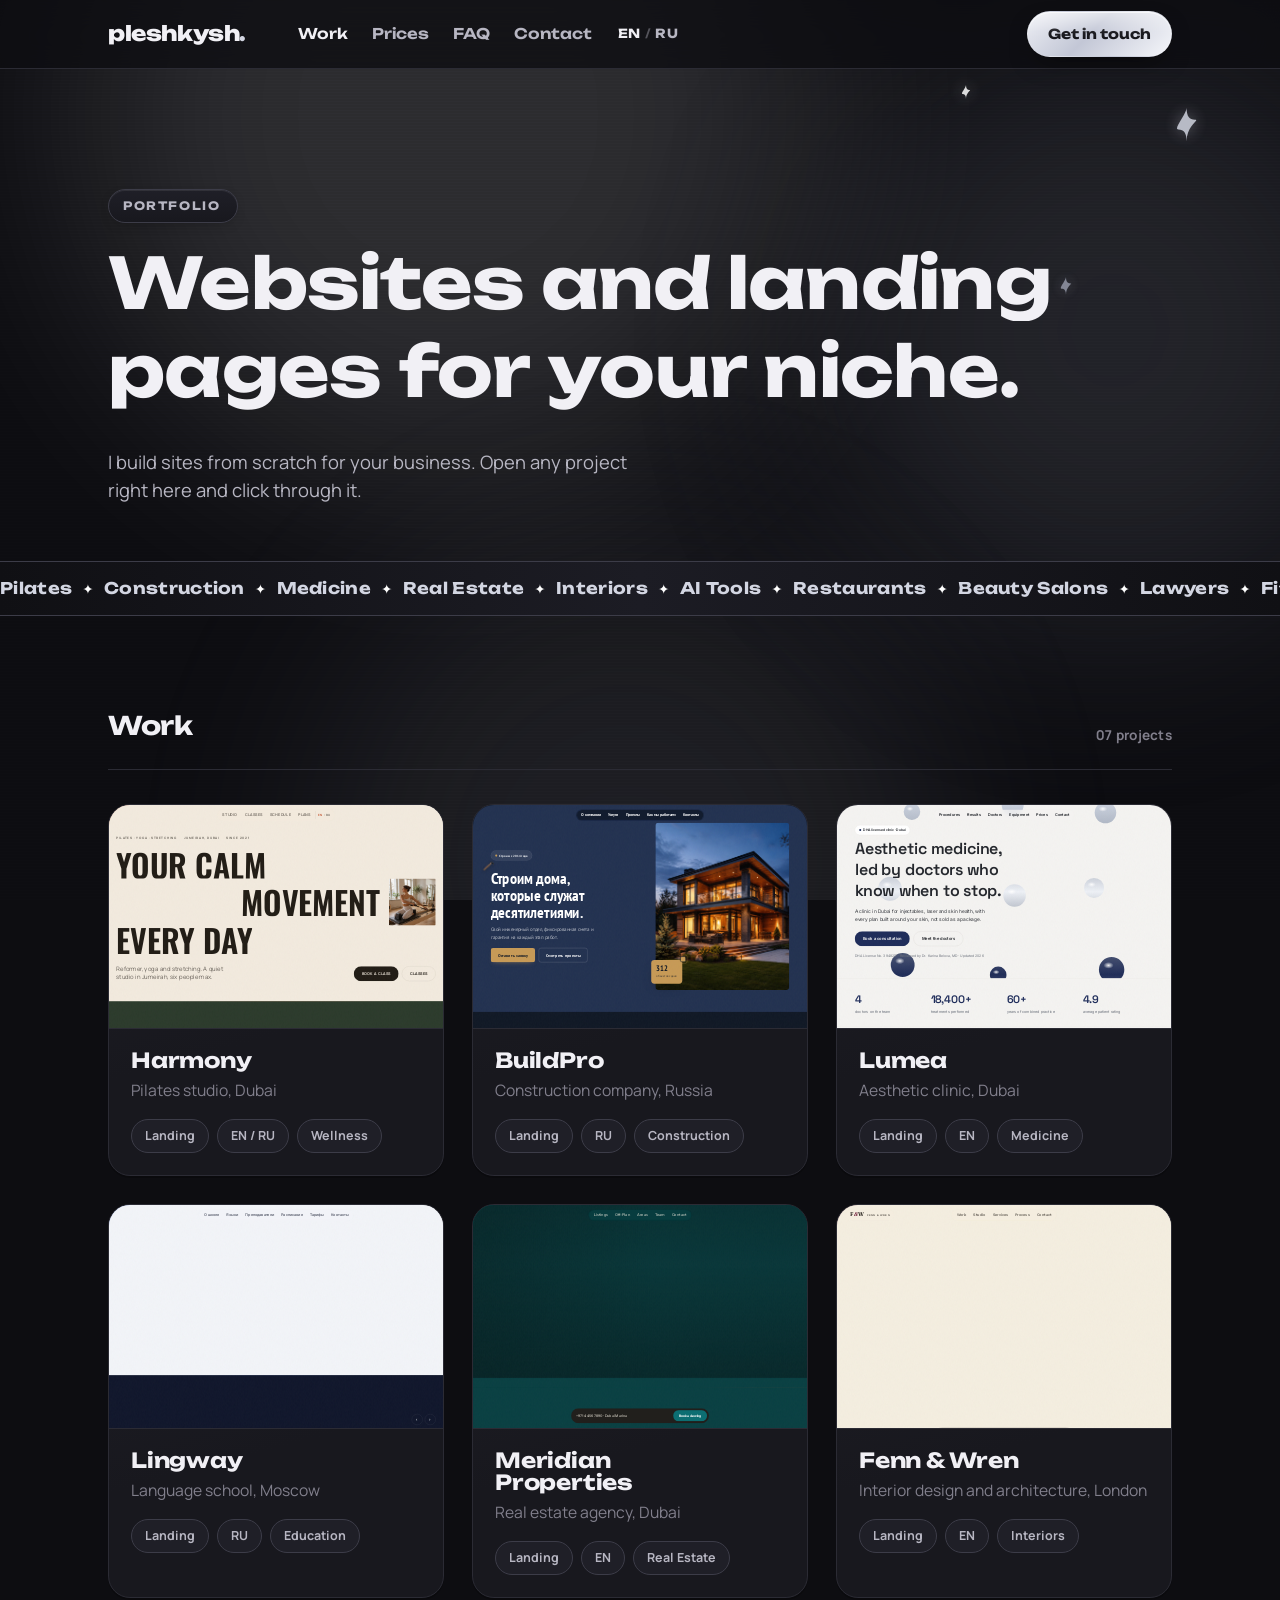
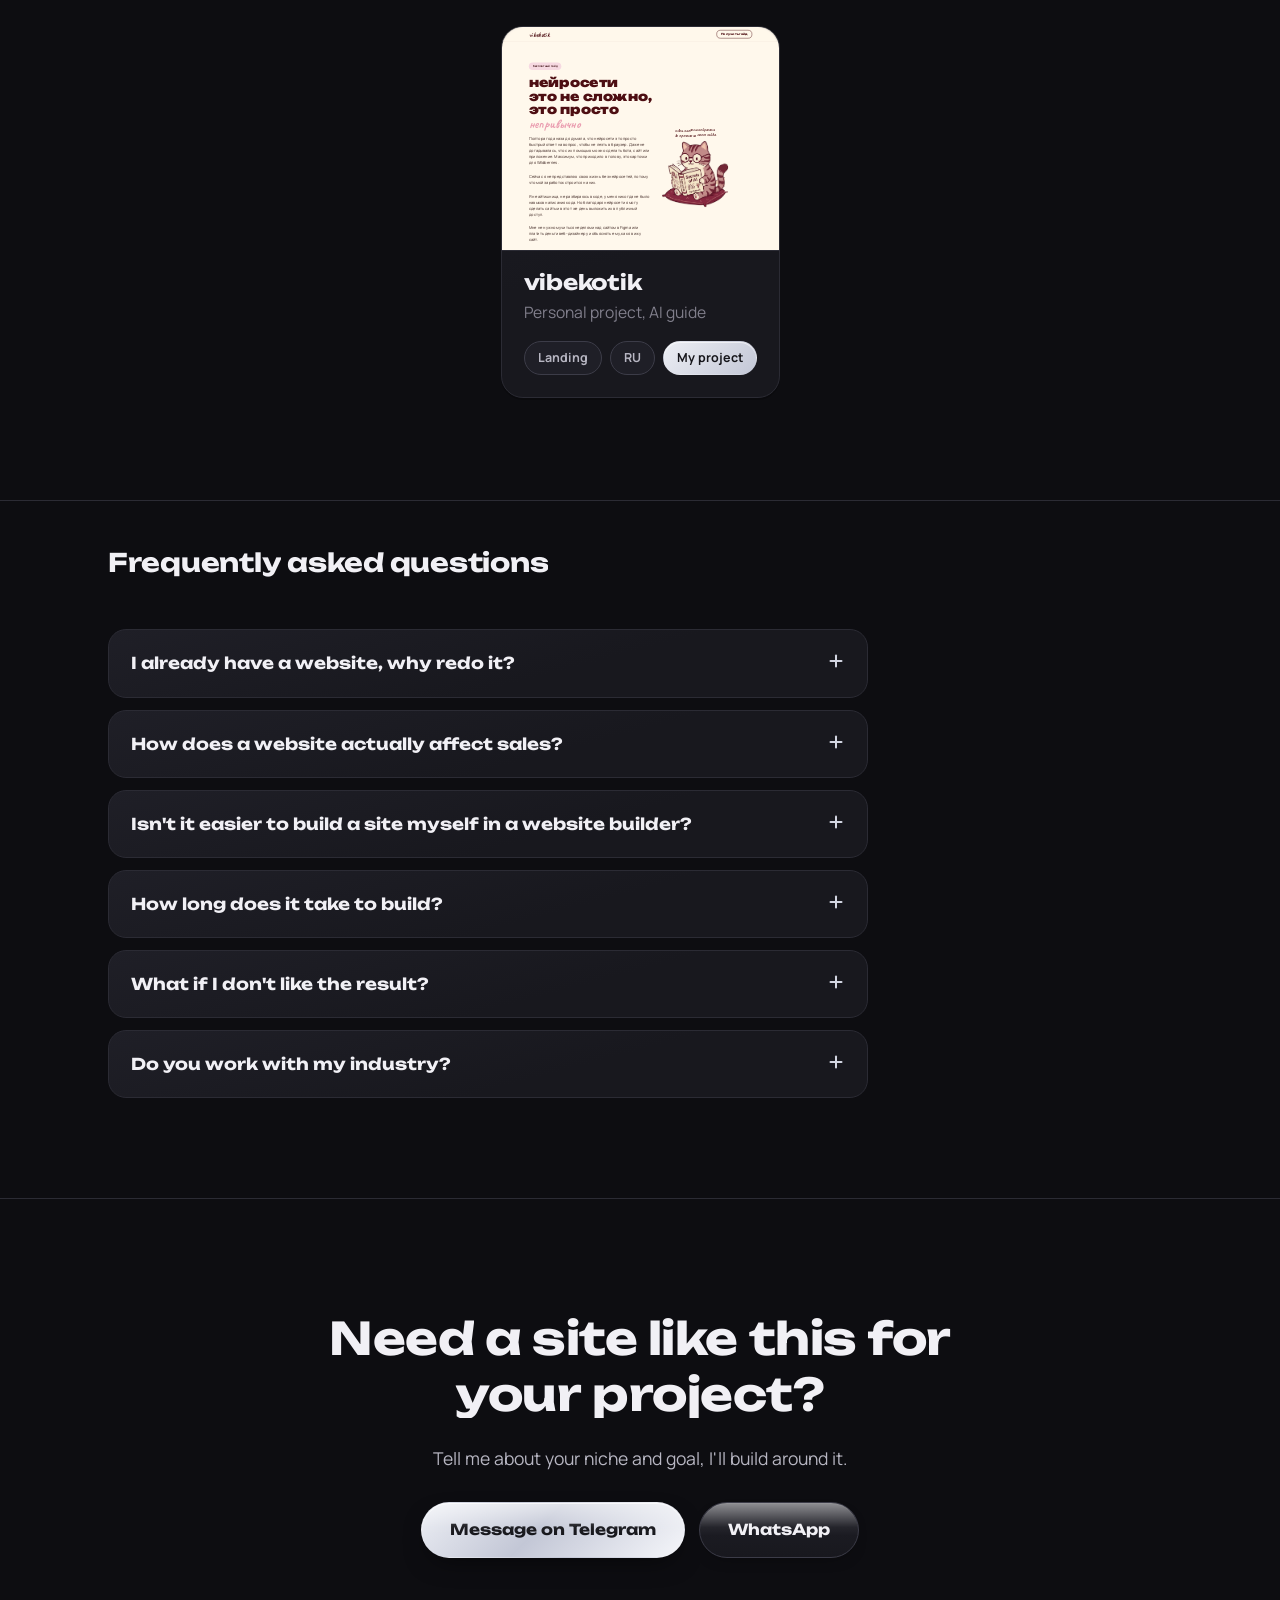
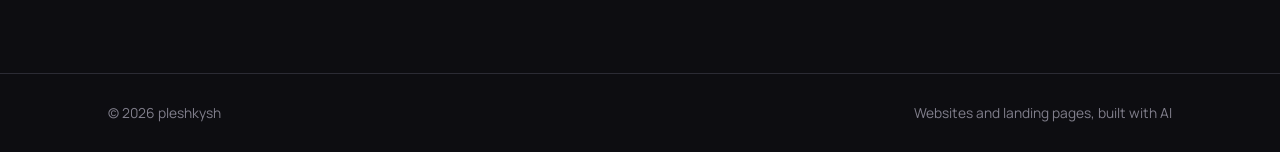
<file: index.html>
<!doctype html>
<html lang="ru">
<head>
  <meta charset="utf-8" />
  <meta name="viewport" content="width=device-width, initial-scale=1" />
  <title>Портфолио · сайты и лендинги</title>
  <meta name="description" content="Портфолио сайтов и лендингов под разные ниши. Живые работы, можно полистать прямо на странице." />
  <link rel="preconnect" href="https://fonts.googleapis.com" />
  <link rel="preconnect" href="https://fonts.gstatic.com" crossorigin />
  <link href="https://fonts.googleapis.com/css2?family=Unbounded:wght@500;700;800;900&family=Manrope:wght@400;500;600;700;800&display=swap" rel="stylesheet" />
  <link rel="stylesheet" href="_shared/motion.css?v=1" />
  <link rel="stylesheet" href="style.css?v=7" />
</head>
<body>

  <div class="field" aria-hidden="true"><i class="b1"></i><i class="b2"></i><i class="b3"></i></div>

  <header class="pf-header">
    <div class="wrap pf-header-inner">
      <a class="wordmark" href="#top" id="top">pleshkysh<span class="wordmark-dot">.</span></a>
      <nav class="pf-nav" aria-label="Основное">
        <a href="index.html" class="is-active" data-en="Work" data-ru="Работы">Работы</a>
        <a href="pricing.html" data-en="Prices" data-ru="Цены">Цены</a>
        <a href="#faq" data-en="FAQ" data-ru="Вопросы">Вопросы</a>
        <a href="#contact" data-en="Contact" data-ru="Связаться">Связаться</a>
        <button class="pill-lang" id="langToggle" type="button" aria-label="Switch language">
          <span class="lang-opt" data-lang="en">EN</span>
          <span class="lang-sep">/</span>
          <span class="lang-opt" data-lang="ru">RU</span>
        </button>
      </nav>
      <a href="#contact" class="btn btn-primary btn-sm magnetic" data-en="Get in touch" data-ru="Обсудить проект">Обсудить проект</a>
    </div>
  </header>

  <main>
    <section class="intro">
      <div class="star star-1" aria-hidden="true"><svg viewBox="0 0 24 24"><path d="M12 0c0 6 2 8.5 6 8.5S12 12 12 24c0-6-2-8.5-6-8.5S12 4 12 0Z"/></svg></div>
      <div class="star star-2" aria-hidden="true"><svg viewBox="0 0 24 24"><path d="M12 0c0 6 2 8.5 6 8.5S12 12 12 24c0-6-2-8.5-6-8.5S12 4 12 0Z"/></svg></div>
      <div class="star star-3" aria-hidden="true"><svg viewBox="0 0 24 24"><path d="M12 0c0 6 2 8.5 6 8.5S12 12 12 24c0-6-2-8.5-6-8.5S12 4 12 0Z"/></svg></div>
      <div class="wrap">
        <p class="intro-eyebrow" data-anim="rise" data-en="Portfolio" data-ru="Портфолио">Портфолио</p>
        <h1 class="intro-title" data-anim="wipe" data-en="Websites and landing pages for your niche." data-ru="Сайты и лендинги под вашу нишу.">Сайты и лендинги под вашу нишу.</h1>
        <p class="intro-sub" data-anim="rise" data-d="2" data-en="I build sites from scratch for your business. Open any project right here and click through it." data-ru="Собираю сайты с нуля под задачу бизнеса. Каждую работу можно открыть и полистать прямо здесь.">Собираю сайты с нуля под задачу бизнеса. Каждую работу можно открыть и полистать прямо здесь.</p>
      </div>
    </section>

    <div class="niches-marquee" aria-hidden="true">
      <div class="niches-track">
        <span>Пилатес<i>✦</i>Стройка<i>✦</i>Медицина<i>✦</i>Недвижимость<i>✦</i>Интерьеры<i>✦</i>Нейросети<i>✦</i>Рестораны<i>✦</i>Салоны красоты<i>✦</i>Юристы<i>✦</i>Фитнес<i>✦</i>Стоматология<i>✦</i>Психология<i>✦</i>Кофейни<i>✦</i>Автосервис<i>✦</i>Флористика<i>✦</i>Образование<i>✦</i>Турагентства<i>✦</i>Барбершопы<i>✦</i>Клининг<i>✦</i>Мода<i>✦</i>Кондитерские<i>✦</i>Фотографы<i>✦</i>Спа<i>✦</i>Финансы<i>✦</i></span>
        <span>Пилатес<i>✦</i>Стройка<i>✦</i>Медицина<i>✦</i>Недвижимость<i>✦</i>Интерьеры<i>✦</i>Нейросети<i>✦</i>Рестораны<i>✦</i>Салоны красоты<i>✦</i>Юристы<i>✦</i>Фитнес<i>✦</i>Стоматология<i>✦</i>Психология<i>✦</i>Кофейни<i>✦</i>Автосервис<i>✦</i>Флористика<i>✦</i>Образование<i>✦</i>Турагентства<i>✦</i>Барбершопы<i>✦</i>Клининг<i>✦</i>Мода<i>✦</i>Кондитерские<i>✦</i>Фотографы<i>✦</i>Спа<i>✦</i>Финансы<i>✦</i></span>
        <span>Пилатес<i>✦</i>Стройка<i>✦</i>Медицина<i>✦</i>Недвижимость<i>✦</i>Интерьеры<i>✦</i>Нейросети<i>✦</i>Рестораны<i>✦</i>Салоны красоты<i>✦</i>Юристы<i>✦</i>Фитнес<i>✦</i>Стоматология<i>✦</i>Психология<i>✦</i>Кофейни<i>✦</i>Автосервис<i>✦</i>Флористика<i>✦</i>Образование<i>✦</i>Турагентства<i>✦</i>Барбершопы<i>✦</i>Клининг<i>✦</i>Мода<i>✦</i>Кондитерские<i>✦</i>Фотографы<i>✦</i>Спа<i>✦</i>Финансы<i>✦</i></span>
      </div>
    </div>

    <section class="works">
      <div class="wrap">
        <div class="works-head">
          <h2 class="works-title" data-anim="wipe" data-en="Work" data-ru="Работы">Работы</h2>
          <span class="works-count" data-en="07 projects" data-ru="07 проектов">07 проектов</span>
        </div>

        <div class="works-grid">

          <article class="case is-live" data-case="pilates-studio/index.html" tabindex="0" role="button" aria-label="Открыть кейс Harmony" data-anim="rise" data-d="1">
            <div class="thumb-frame" data-preview="pilates-studio/index.html">
              <div class="thumb-fallback">Harmony</div>
            </div>
            <div class="case-meta">
              <div class="case-line">
                <h3 class="case-name">Harmony</h3>
                <span class="case-open"><span data-en="View" data-ru="Смотреть">Смотреть</span><i class="arrow"></i></span>
              </div>
              <p class="case-desc" data-en="Pilates studio, Dubai" data-ru="Пилатес-студия, Дубай">Пилатес-студия, Дубай</p>
              <div class="case-tags">
                <span class="tag" data-en="Landing" data-ru="Лендинг">Лендинг</span>
                <span class="tag">EN / RU</span>
                <span class="tag">Wellness</span>
              </div>
            </div>
          </article>

          <article class="case is-live" data-case="buildpro/index.html" tabindex="0" role="button" aria-label="Открыть кейс BuildPro" data-anim="rise" data-d="2">
            <div class="thumb-frame" data-preview="buildpro/index.html">
              <div class="thumb-fallback">BuildPro</div>
            </div>
            <div class="case-meta">
              <div class="case-line">
                <h3 class="case-name">BuildPro</h3>
                <span class="case-open"><span data-en="View" data-ru="Смотреть">Смотреть</span><i class="arrow"></i></span>
              </div>
              <p class="case-desc" data-en="Construction company, Russia" data-ru="Строительная компания, Россия">Строительная компания, Россия</p>
              <div class="case-tags">
                <span class="tag" data-en="Landing" data-ru="Лендинг">Лендинг</span>
                <span class="tag">RU</span>
                <span class="tag" data-en="Construction" data-ru="Строительство">Строительство</span>
              </div>
            </div>
          </article>

          <article class="case is-live" data-case="aesthetic-clinic/index.html" tabindex="0" role="button" aria-label="Открыть кейс Lumea" data-anim="rise" data-d="3">
            <div class="thumb-frame" data-preview="aesthetic-clinic/index.html">
              <div class="thumb-fallback">Lumea</div>
            </div>
            <div class="case-meta">
              <div class="case-line">
                <h3 class="case-name">Lumea</h3>
                <span class="case-open"><span data-en="View" data-ru="Смотреть">Смотреть</span><i class="arrow"></i></span>
              </div>
              <p class="case-desc" data-en="Aesthetic clinic, Dubai" data-ru="Эстетическая клиника, Дубай">Эстетическая клиника, Дубай</p>
              <div class="case-tags">
                <span class="tag" data-en="Landing" data-ru="Лендинг">Лендинг</span>
                <span class="tag">EN</span>
                <span class="tag" data-en="Medicine" data-ru="Медицина">Медицина</span>
              </div>
            </div>
          </article>

          <article class="case is-live" data-case="language-school/index.html" tabindex="0" role="button" aria-label="Открыть кейс Lingway" data-anim="rise" data-d="4">
            <div class="thumb-frame" data-preview="language-school/index.html">
              <div class="thumb-fallback">Lingway</div>
            </div>
            <div class="case-meta">
              <div class="case-line">
                <h3 class="case-name">Lingway</h3>
                <span class="case-open"><span data-en="View" data-ru="Смотреть">Смотреть</span><i class="arrow"></i></span>
              </div>
              <p class="case-desc" data-en="Language school, Moscow" data-ru="Языковая школа, Москва">Языковая школа, Москва</p>
              <div class="case-tags">
                <span class="tag" data-en="Landing" data-ru="Лендинг">Лендинг</span>
                <span class="tag">RU</span>
                <span class="tag" data-en="Education" data-ru="Образование">Образование</span>
              </div>
            </div>
          </article>

          <article class="case is-live" data-case="real-estate/index.html" tabindex="0" role="button" aria-label="Открыть кейс Meridian Properties" data-anim="rise" data-d="1">
            <div class="thumb-frame" data-preview="real-estate/index.html">
              <div class="thumb-fallback">Meridian</div>
            </div>
            <div class="case-meta">
              <div class="case-line">
                <h3 class="case-name">Meridian Properties</h3>
                <span class="case-open"><span data-en="View" data-ru="Смотреть">Смотреть</span><i class="arrow"></i></span>
              </div>
              <p class="case-desc" data-en="Real estate agency, Dubai" data-ru="Агентство недвижимости, Дубай">Агентство недвижимости, Дубай</p>
              <div class="case-tags">
                <span class="tag" data-en="Landing" data-ru="Лендинг">Лендинг</span>
                <span class="tag">EN</span>
                <span class="tag" data-en="Real Estate" data-ru="Недвижимость">Недвижимость</span>
              </div>
            </div>
          </article>

          <article class="case is-live" data-case="interior-studio/index.html" tabindex="0" role="button" aria-label="Открыть кейс Fenn &amp; Wren" data-anim="rise" data-d="1">
            <div class="thumb-frame" data-preview="interior-studio/index.html">
              <div class="thumb-fallback">Fenn &amp; Wren</div>
            </div>
            <div class="case-meta">
              <div class="case-line">
                <h3 class="case-name">Fenn &amp; Wren</h3>
                <span class="case-open"><span data-en="View" data-ru="Смотреть">Смотреть</span><i class="arrow"></i></span>
              </div>
              <p class="case-desc" data-en="Interior design and architecture, London" data-ru="Дизайн интерьеров и архитектура, Лондон">Дизайн интерьеров и архитектура, Лондон</p>
              <div class="case-tags">
                <span class="tag" data-en="Landing" data-ru="Лендинг">Лендинг</span>
                <span class="tag">EN</span>
                <span class="tag" data-en="Interiors" data-ru="Интерьеры">Интерьеры</span>
              </div>
            </div>
          </article>

          <article class="case is-live" data-case="vibekotik/index.html" tabindex="0" role="button" aria-label="Открыть vibekotik" data-anim="rise" data-d="4">
            <div class="thumb-frame" data-preview="vibekotik/index.html">
              <div class="thumb-fallback">vibekotik</div>
            </div>
            <div class="case-meta">
              <div class="case-line">
                <h3 class="case-name">vibekotik</h3>
                <span class="case-open"><span data-en="View" data-ru="Смотреть">Смотреть</span><i class="arrow"></i></span>
              </div>
              <p class="case-desc" data-en="Personal project, AI guide" data-ru="Личный проект, гайд по нейросетям">Личный проект, гайд по нейросетям</p>
              <div class="case-tags">
                <span class="tag" data-en="Landing" data-ru="Лендинг">Лендинг</span>
                <span class="tag">RU</span>
                <span class="tag tag-mine" data-en="My project" data-ru="Мой проект">Мой проект</span>
              </div>
            </div>
          </article>


        </div>
      </div>
    </section>

    <section class="faq" id="faq">
      <div class="wrap">
        <div class="faq-head">
          <h2 class="faq-title" data-anim="wipe" data-en="Frequently asked questions" data-ru="Частые вопросы">Частые вопросы</h2>
        </div>
        <div class="faq-list">

          <details class="faq-item" data-anim="rise" data-d="1">
            <summary><span data-en="I already have a website, why redo it?" data-ru="У меня уже есть сайт, зачем его переделывать?">У меня уже есть сайт, зачем его переделывать?</span><i class="faq-icon" aria-hidden="true"></i></summary>
            <p data-en="An outdated or templated site often loses someone before they scroll to your prices. First impressions form in seconds, and if that impression does not match what you sell, people just close the tab." data-ru="Старый или шаблонный сайт часто отпугивает раньше, чем человек долистает до цен. Первое впечатление складывается за несколько секунд, и если оно не совпадает с тем, что вы продаёте, вкладку просто закрывают.">Старый или шаблонный сайт часто отпугивает раньше, чем человек долистает до цен. Первое впечатление складывается за несколько секунд, и если оно не совпадает с тем, что вы продаёте, вкладку просто закрывают.</p>
          </details>

          <details class="faq-item" data-anim="rise" data-d="2">
            <summary><span data-en="How does a website actually affect sales?" data-ru="Как сайт вообще влияет на продажи?">Как сайт вообще влияет на продажи?</span><i class="faq-icon" aria-hidden="true"></i></summary>
            <p data-en="A visitor drops off on the very first screen if the navigation is not clear, there are too many extra details, or the prices are not visible. On a good site people reach the contact button and leave a request faster than on a confusing one." data-ru="Клиент отваливается уже при первом открытии сайта, если нет понятной удобной навигации, много лишних деталей и не видно цен. На хорошем сайте человек доходит до кнопки «связаться» и оставляет заявку быстрее, чем на плохом и непонятном.">Клиент отваливается уже при первом открытии сайта, если нет понятной удобной навигации, много лишних деталей и не видно цен. На хорошем сайте человек доходит до кнопки «связаться» и оставляет заявку быстрее, чем на плохом и непонятном.</p>
          </details>

          <details class="faq-item" data-anim="rise" data-d="3">
            <summary><span data-en="Isn't it easier to build a site myself in a website builder?" data-ru="Разве не проще собрать сайт самой в конструкторе?">Разве не проще собрать сайт самой в конструкторе?</span><i class="faq-icon" aria-hidden="true"></i></summary>
            <p data-en="You can, but it usually ends up looking like a recognizable template, the same as hundreds of other accounts. I build each site from scratch around one brand, no borrowed blocks, so it reads as its own work, not another copy." data-ru="Можно, но обычно получается узнаваемый шаблон, как у сотен других аккаунтов. Я собираю сайт под конкретный бренд с нуля, без чужих готовых блоков, поэтому он выглядит как отдельная работа, а не как ещё одна копия.">Можно, но обычно получается узнаваемый шаблон, как у сотен других аккаунтов. Я собираю сайт под конкретный бренд с нуля, без чужих готовых блоков, поэтому он выглядит как отдельная работа, а не как ещё одна копия.</p>
          </details>

          <details class="faq-item" data-anim="rise" data-d="4">
            <summary><span data-en="How long does it take to build?" data-ru="Сколько времени занимает разработка?">Сколько времени занимает разработка?</span><i class="faq-icon" aria-hidden="true"></i></summary>
            <p data-en="A simple landing page is usually ready in 5 to 7 days. A bigger site with a catalog or account area takes longer. I give an exact timeline after the brief, once the scope is clear." data-ru="Простой лендинг обычно готов за 5-7 дней. Сложный сайт с каталогом или личным кабинетом занимает больше времени. Точный срок называю после брифа, когда понятен объём работы.">Простой лендинг обычно готов за 5-7 дней. Сложный сайт с каталогом или личным кабинетом занимает больше времени. Точный срок называю после брифа, когда понятен объём работы.</p>
          </details>

          <details class="faq-item" data-anim="rise" data-d="1">
            <summary><span data-en="What if I don't like the result?" data-ru="Что если результат не понравится?">Что если результат не понравится?</span><i class="faq-icon" aria-hidden="true"></i></summary>
            <p data-en="Before starting, we go through structure and style on references so there are no surprises. During the build I send progress versions, and you can ask for changes before handoff." data-ru="Перед стартом проговариваем структуру и стиль на референсах, чтобы не было сюрпризов. В процессе присылаю промежуточные версии, и вы можете попросить правки до сдачи.">Перед стартом проговариваем структуру и стиль на референсах, чтобы не было сюрпризов. В процессе присылаю промежуточные версии, и вы можете попросить правки до сдачи.</p>
          </details>

          <details class="faq-item" data-anim="rise" data-d="2">
            <summary><span data-en="Do you work with my industry?" data-ru="Работаете ли вы с моей нишей?">Работаете ли вы с моей нишей?</span><i class="faq-icon" aria-hidden="true"></i></summary>
            <p data-en="I have built sites for clinics, real estate agencies, language schools, restaurants and personal brands, the full portfolio is above on this page. If your niche is new to me, that is fine, just send a brief and we will figure out what fits." data-ru="Делала сайты для клиник, агентств недвижимости, языковых школ, ресторанов и личных брендов, всё портфолио выше на странице. Если такой ниши ещё не было, это не проблема, присылайте бриф и разберёмся, что подойдёт.">Делала сайты для клиник, агентств недвижимости, языковых школ, ресторанов и личных брендов, всё портфолио выше на странице. Если такой ниши ещё не было, это не проблема, присылайте бриф и разберёмся, что подойдёт.</p>
          </details>

        </div>
      </div>
    </section>

    <section class="contact" id="contact">
      <div class="wrap contact-inner">
        <h2 class="contact-title" data-anim="wipe" data-en="Need a site like this for your project?" data-ru="Нужен такой сайт под ваш проект?">Нужен такой сайт под ваш проект?</h2>
        <p class="contact-sub" data-anim="rise" data-en="Tell me about your niche and goal, I'll build around it." data-ru="Расскажите про нишу и задачу, соберу под неё.">Расскажите про нишу и задачу, соберу под неё.</p>
        <div class="contact-actions" data-anim="rise" data-d="2">
          <a href="https://t.me/pleshkanp?text=Здравствуйте! Хочу обсудить проект." target="_blank" rel="noopener" class="btn btn-primary magnetic" data-en="Message on Telegram" data-ru="Написать в Telegram">Написать в Telegram</a>
          <a href="https://wa.me/971526682170?text=Здравствуйте! Хочу обсудить проект." target="_blank" rel="noopener" class="btn btn-outline magnetic">WhatsApp</a>
        </div>
      </div>
    </section>
  </main>

  <footer class="pf-footer">
    <div class="wrap pf-footer-inner">
      <span>© 2026 pleshkysh</span>
      <span data-en="Websites and landing pages, built with AI" data-ru="Сайты и лендинги на нейросетях">Сайты и лендинги на нейросетях</span>
    </div>
  </footer>

  <!-- Case viewer modal -->
  <div class="viewer" id="viewer" hidden>
    <div class="viewer-backdrop" data-close></div>
    <div class="viewer-window" role="dialog" aria-modal="true" aria-label="Просмотр сайта">
      <div class="browser-bar">
        <span class="dots"><i class="d d-r"></i><i class="d d-y"></i><i class="d d-g"></i></span>
        <span class="addr"><i class="lock"></i><span id="viewer-url">harmony.studio</span></span>
        <button class="browser-close" id="viewer-close" data-close aria-label="Закрыть">✕</button>
      </div>
      <div class="browser-body">
        <iframe id="viewer-frame" title="Сайт кейса" src="about:blank" loading="lazy"></iframe>
      </div>
    </div>
  </div>

  <script src="lang.js?v=1"></script>
  <script src="script.js?v=4"></script>
  <script defer src="_shared/vendor/gsap.min.js"></script>
  <script defer src="_shared/vendor/ScrollTrigger.min.js"></script>
  <script defer src="_shared/motion.js"></script>
</body>
</html>
</file>
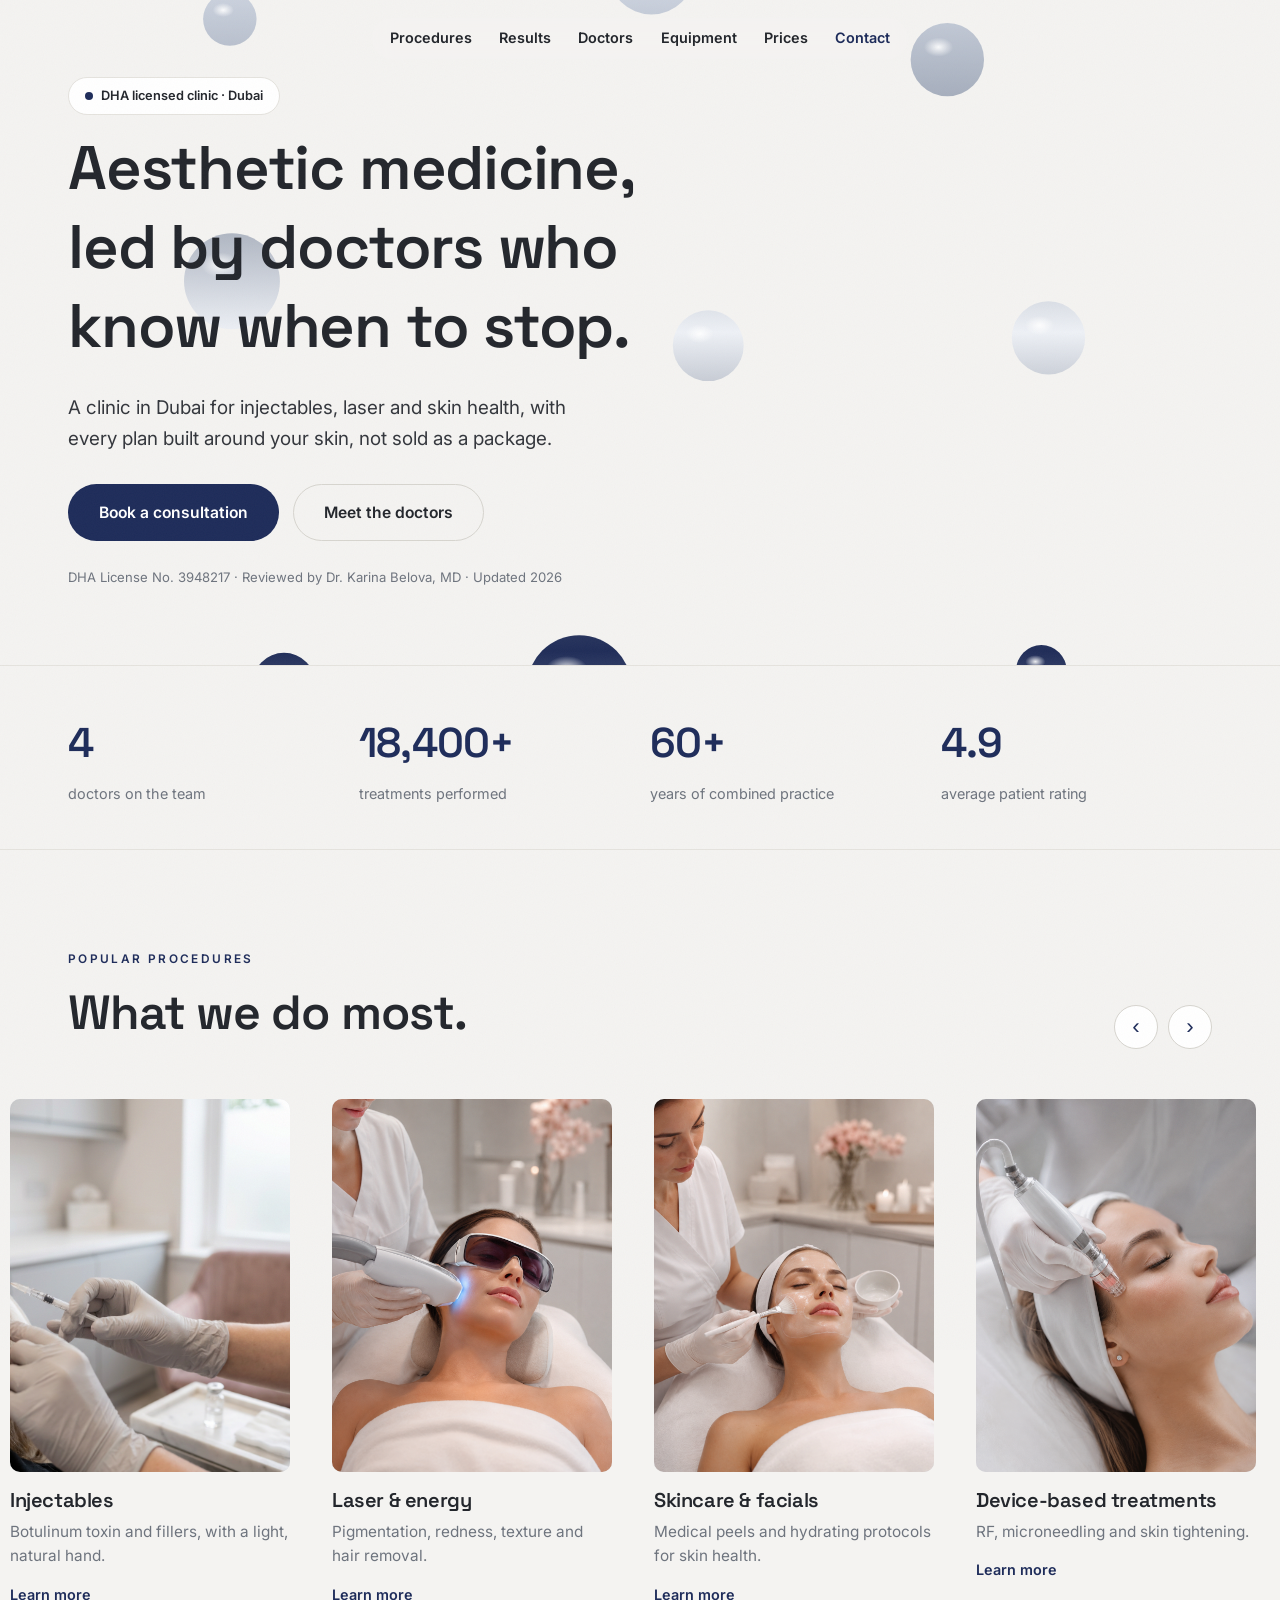
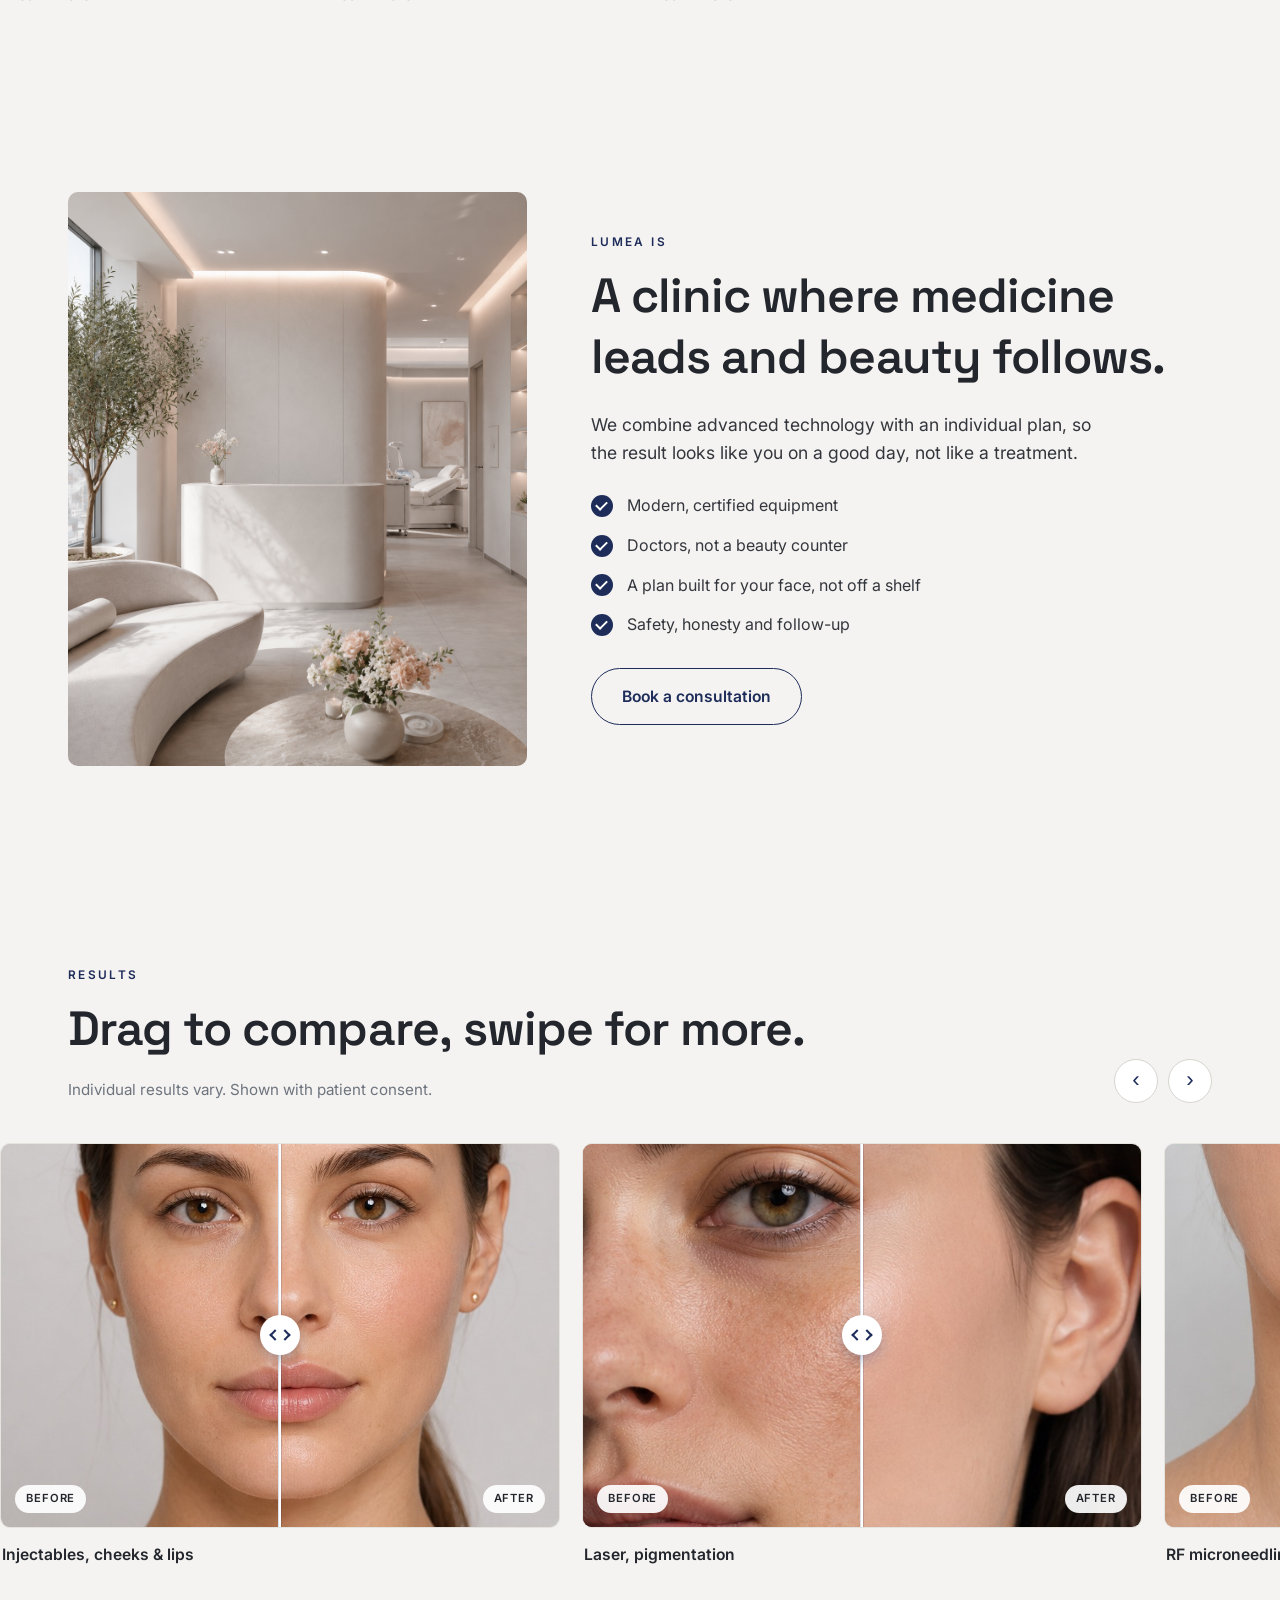
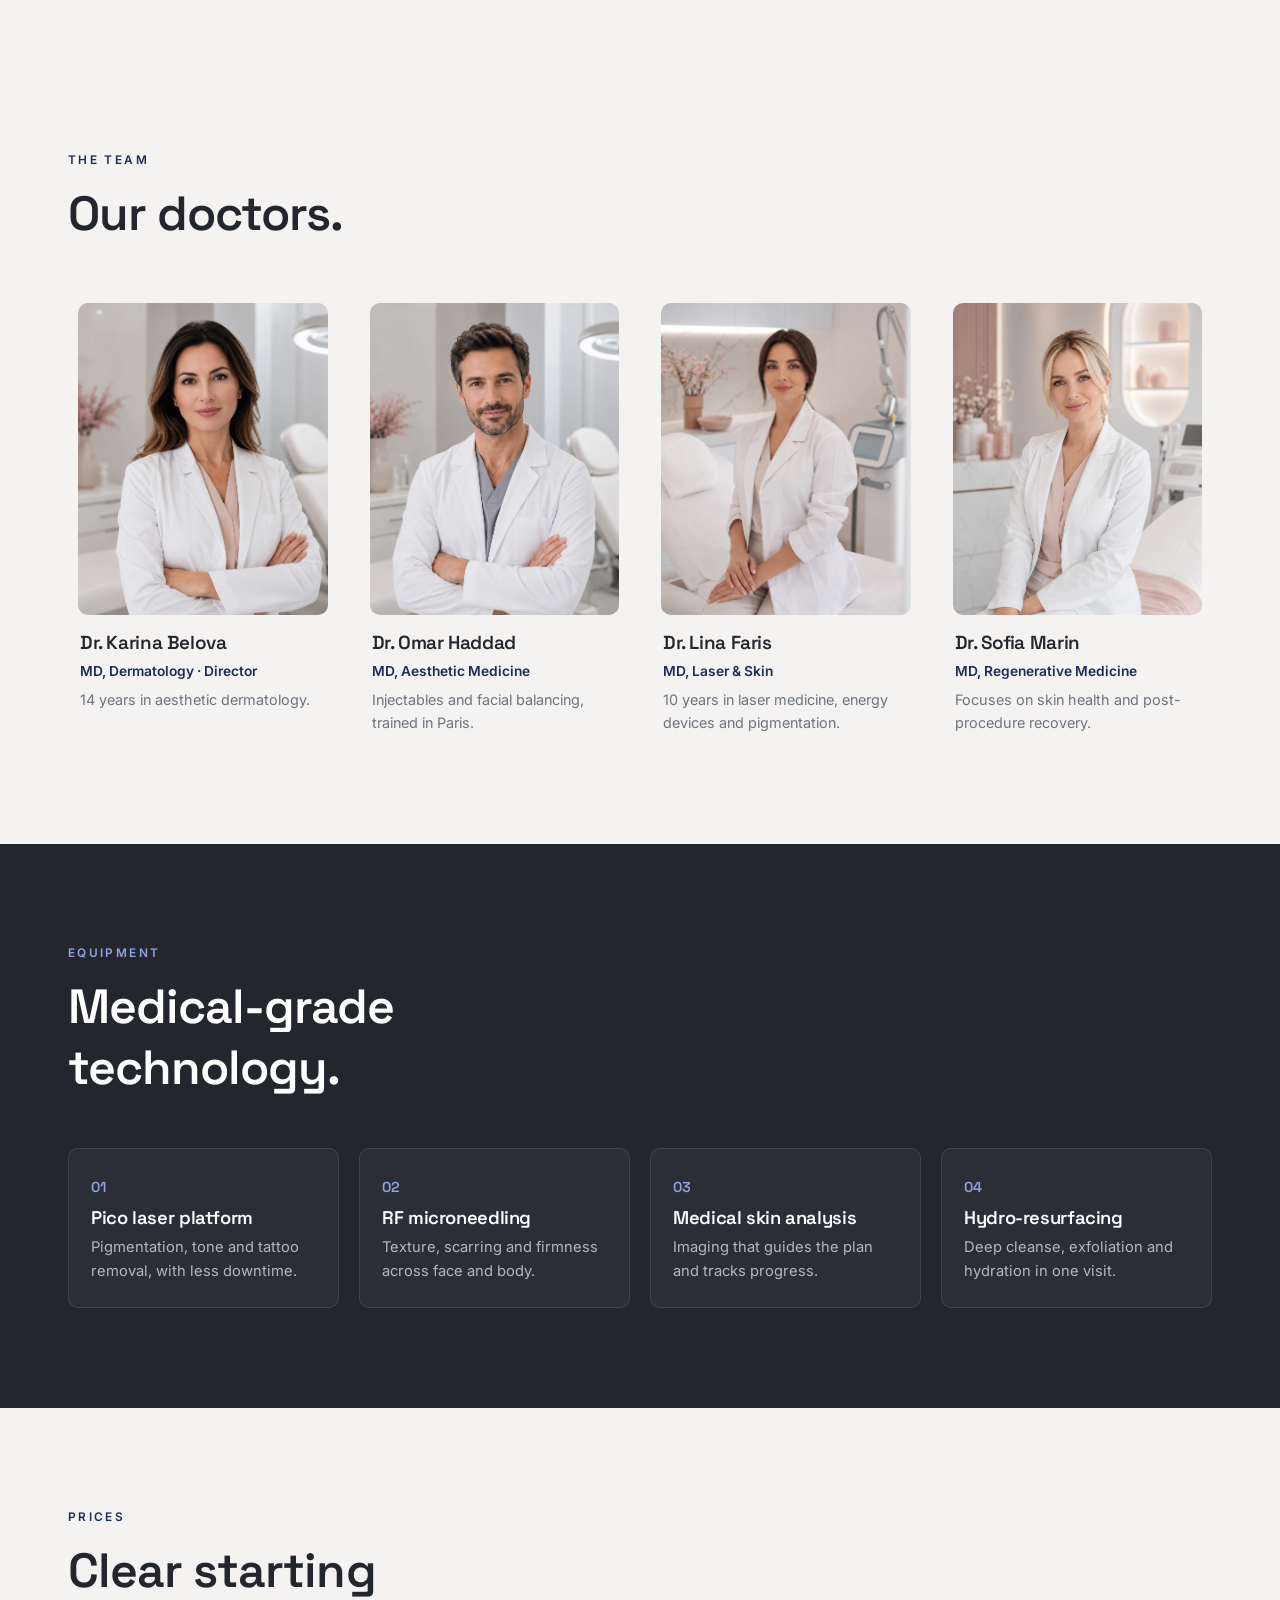
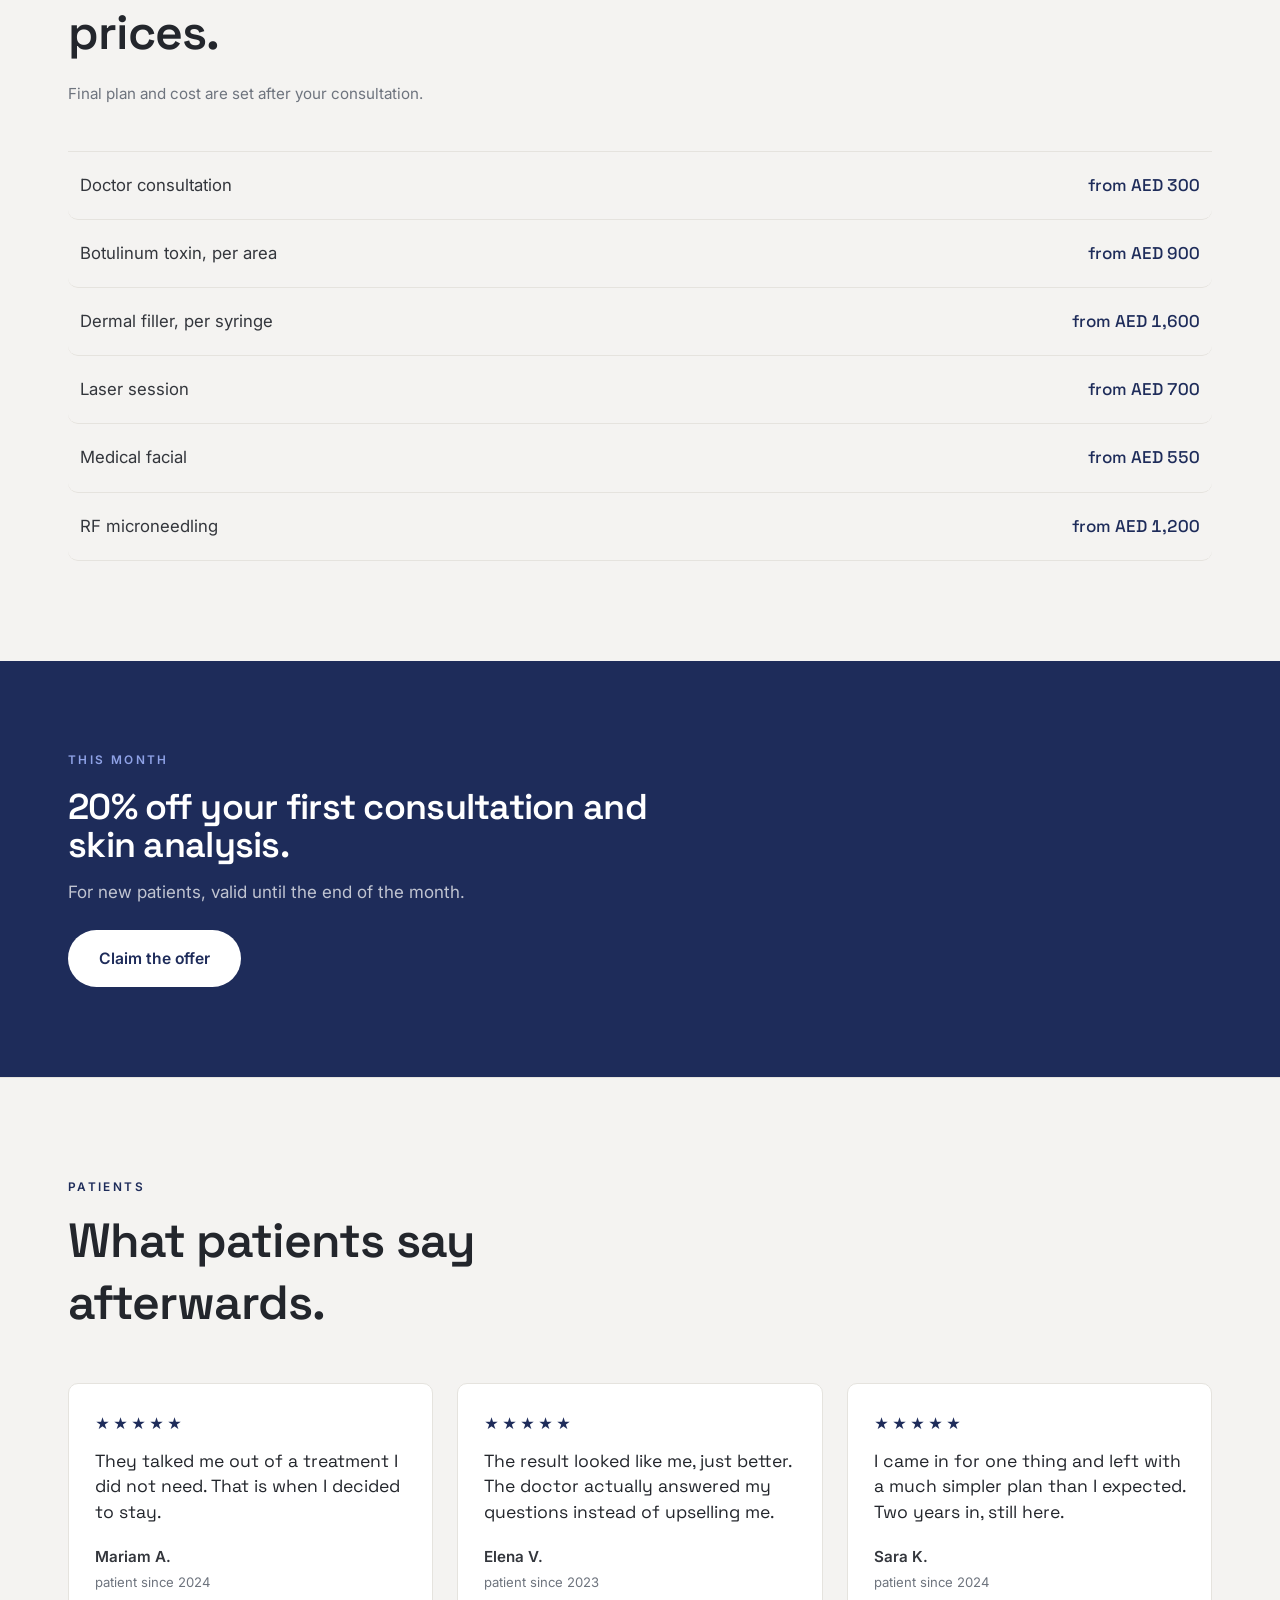
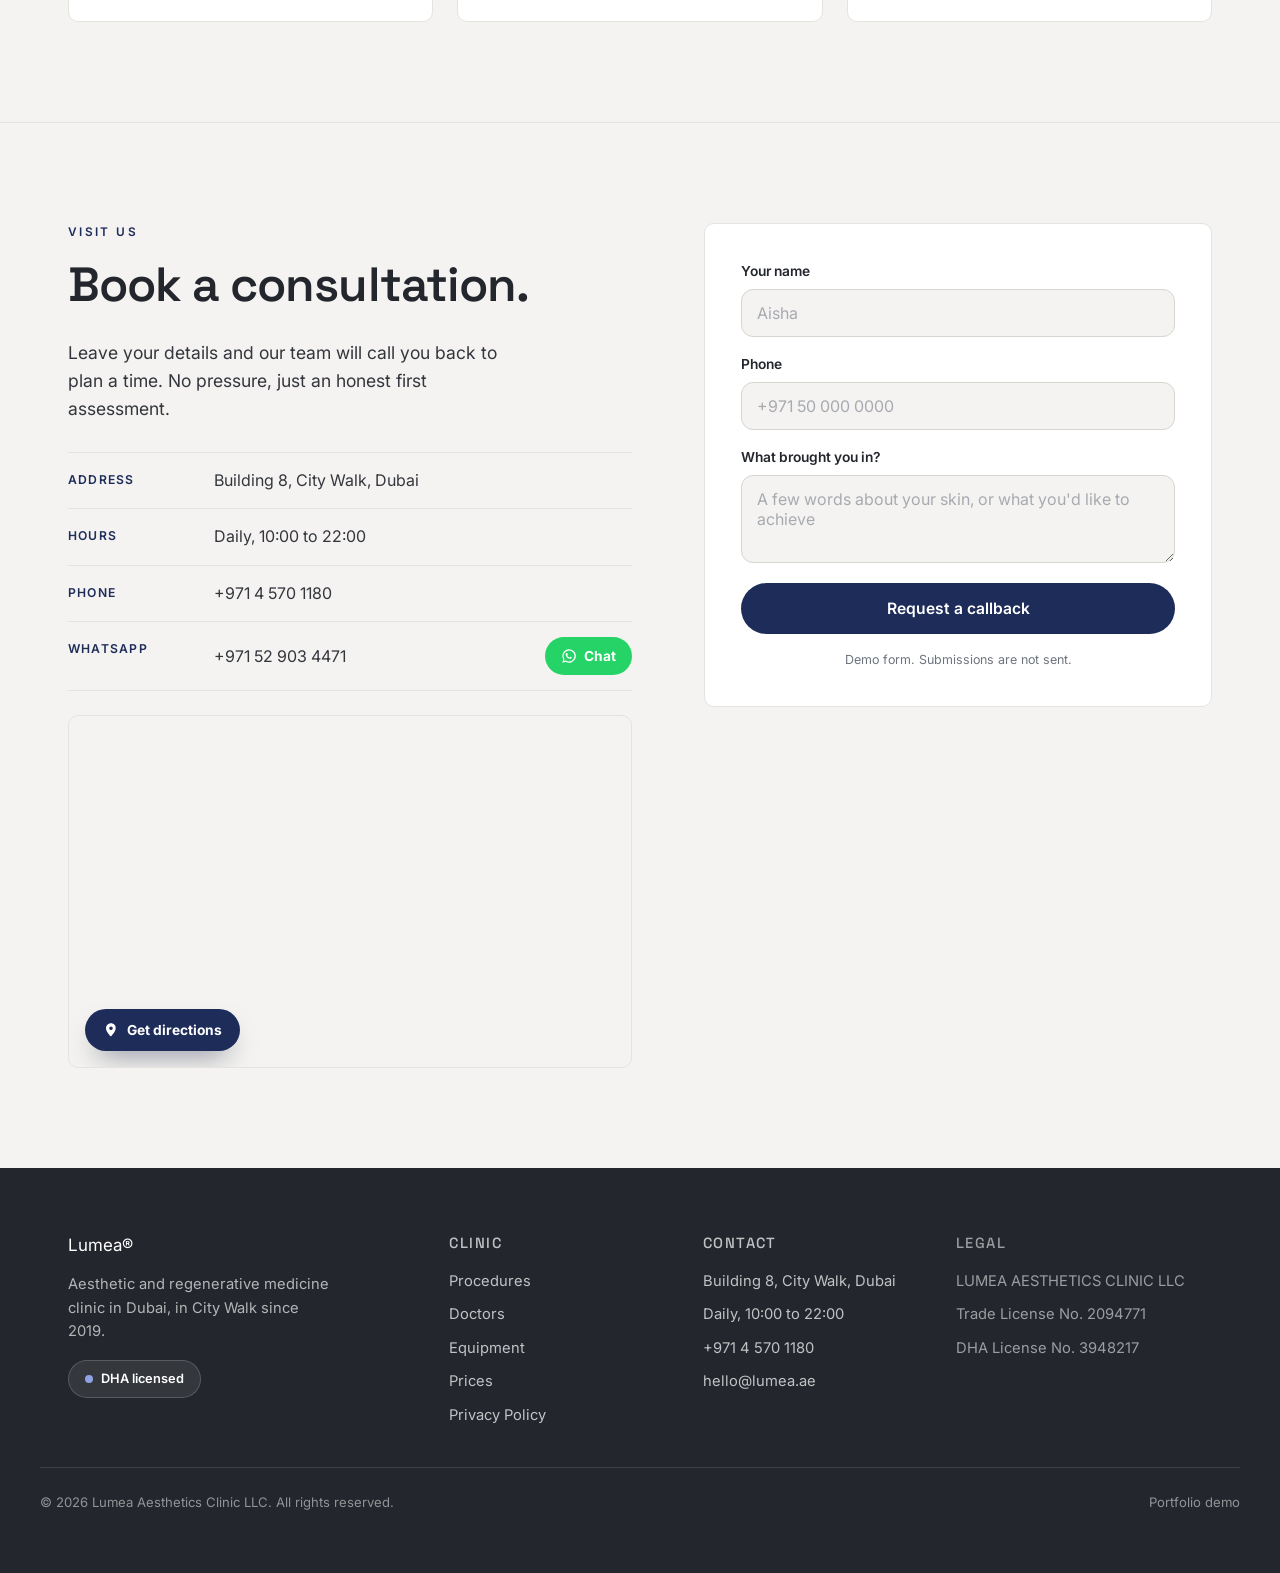
<file: aesthetic-clinic/index.html>
<!doctype html>
<html lang="en" data-theme="pearl">
<head>
  <meta charset="utf-8" />
  <meta name="viewport" content="width=device-width, initial-scale=1" />
  <title>Lumea · Aesthetic & Regenerative Clinic in Dubai</title>
  <meta name="description" content="Lumea is a DHA-licensed aesthetic and regenerative medicine clinic in Dubai. Doctor-led injectables, laser and skin health, with care planned around you." />
  <meta name="theme-color" content="#F4F3F1" />
  <link rel="preconnect" href="https://fonts.googleapis.com" />
  <link rel="preconnect" href="https://fonts.gstatic.com" crossorigin />
  <link href="https://fonts.googleapis.com/css2?family=Space+Grotesk:wght@400;500;600;700&family=Inter:wght@400;500;600&display=swap" rel="stylesheet" />
  <link rel="stylesheet" href="shared/motion.css?v=1" />
  <link rel="stylesheet" href="style.css?v=12" />
</head>
<body>

  <nav class="pill-nav" aria-label="Primary">
    <ul>
      <li><a href="#procedures">Procedures</a></li>
      <li><a href="#results">Results</a></li>
      <li><a href="#doctors">Doctors</a></li>
      <li><a href="#equipment">Equipment</a></li>
      <li><a href="#prices">Prices</a></li>
      <li><a href="#contact">Contact</a></li>
    </ul>
  </nav>

  <div class="dock" data-dock>
    <p>DHA licensed · Dubai</p>
    <a href="#contact" class="btn btn-primary btn-sm magnetic">Book a consultation</a>
  </div>

  <div class="frame">
    <div class="page-wrap">
      <main id="top">

        <!-- ============ HERO · pearl ============ -->
        <section class="sec hero" data-theme="pearl" data-dock-after>
          <svg class="liquid" viewBox="0 0 900 700" preserveAspectRatio="xMidYMid slice" aria-hidden="true">
            <defs>
              <linearGradient id="chrome" x1="0" y1="0" x2="0" y2="700" gradientUnits="userSpaceOnUse">
                <stop offset="0" stop-color="#fdfdff"/>
                <stop offset="0.16" stop-color="#ccd3df"/>
                <stop offset="0.34" stop-color="#8a93a4"/>
                <stop offset="0.5" stop-color="#eef1f6"/>
                <stop offset="0.66" stop-color="#727b8d"/>
                <stop offset="0.82" stop-color="#1f2c58"/>
                <stop offset="1" stop-color="#b3bac8"/>
              </linearGradient>
              <filter id="goo" x="-10%" y="-10%" width="120%" height="120%"><feGaussianBlur in="SourceGraphic" stdDeviation="9" result="b"/><feColorMatrix in="b" mode="matrix" values="1 0 0 0 0  0 1 0 0 0  0 0 1 0 0  0 0 0 19 -8" result="g"/><feBlend in="SourceGraphic" in2="g"/></filter>
              <radialGradient id="spec" cx="0.5" cy="0.5" r="0.5"><stop offset="0" stop-color="#ffffff" stop-opacity="0.92"/><stop offset="1" stop-color="#ffffff" stop-opacity="0"/></radialGradient>
            </defs>
            <g class="liquid-blobs" fill="url(#chrome)"></g>
            <g class="liquid-specs"></g>
          </svg>

          <div class="wrap hero-grid">
            <div class="hero-copy">
              <span class="chip" data-anim="rise"><i class="dot"></i>DHA licensed clinic · Dubai</span>
              <h1 class="hero-title" data-anim="wipe">Aesthetic medicine, led by doctors who know when to stop.</h1>
              <p class="hero-sub" data-anim="rise" data-d="2">A clinic in Dubai for injectables, laser and skin health, with every plan built around your skin, not sold as a package.</p>
              <div class="hero-cta" data-anim="rise" data-d="3">
                <a href="#contact" class="btn btn-primary magnetic">Book a consultation</a>
                <a href="#doctors" class="btn btn-ghost">Meet the doctors</a>
              </div>
              <p class="trust-line" data-anim="rise" data-d="4">DHA License No. 3948217 · Reviewed by Dr. Karina Belova, MD · Updated 2026</p>
            </div>
          </div>
        </section>

        <!-- ============ TRUST STATS · pearl ============ -->
        <section class="sec stats" data-theme="pearl">
          <div class="wrap stats-grid">
            <div class="stat" data-anim="rise"><span class="stat-num">4</span><span class="stat-label">doctors on the team</span></div>
            <div class="stat" data-anim="rise" data-d="2"><span class="stat-num">18,400+</span><span class="stat-label">treatments performed</span></div>
            <div class="stat" data-anim="rise" data-d="3"><span class="stat-num">60+</span><span class="stat-label">years of combined practice</span></div>
            <div class="stat" data-anim="rise" data-d="4"><span class="stat-num">4.9</span><span class="stat-label">average patient rating</span></div>
          </div>
        </section>

        <!-- ============ POPULAR PROCEDURES · pearl ============ -->
        <section class="sec procedures" id="procedures" data-theme="pearl">
          <div class="wrap">
            <div class="sec-head sec-head-row">
              <div>
                <p class="eyebrow" data-anim="rise">Popular procedures</p>
                <h2 class="sec-title" data-anim="wipe">What we do most.</h2>
              </div>
              <div class="carousel-nav">
                <button class="cbtn" data-scroll="procScroll" data-dir="-1" aria-label="Previous">‹</button>
                <button class="cbtn" data-scroll="procScroll" data-dir="1" aria-label="Next">›</button>
              </div>
            </div>
          </div>
          <div class="scroller" id="procScroll">
            <div class="scroller-inner">
              <article class="proc">
                <div class="img-slot ratio-3x4"><img src="assets/proc-injectables.jpg" alt="Injectables treatment" loading="lazy" data-parallax="-6" /></div>
                <h3>Injectables</h3>
                <p>Botulinum toxin and fillers, with a light, natural hand.</p>
                <a href="#!" class="link-more">Learn more</a>
              </article>
              <article class="proc">
                <div class="img-slot ratio-3x4"><img src="assets/proc-laser.jpg" alt="Laser skin treatment" loading="lazy" data-parallax="-9" /></div>
                <h3>Laser &amp; energy</h3>
                <p>Pigmentation, redness, texture and hair removal.</p>
                <a href="#!" class="link-more">Learn more</a>
              </article>
              <article class="proc">
                <div class="img-slot ratio-3x4"><img src="assets/proc-skincare.jpg" alt="Medical facial and skincare treatment" loading="lazy" data-parallax="-7" /></div>
                <h3>Skincare &amp; facials</h3>
                <p>Medical peels and hydrating protocols for skin health.</p>
                <a href="#!" class="link-more">Learn more</a>
              </article>
              <article class="proc">
                <div class="img-slot ratio-3x4"><img src="assets/proc-apparatus.jpg" alt="Device-based treatment" loading="lazy" data-parallax="-10" /></div>
                <h3>Device-based treatments</h3>
                <p>RF, microneedling and skin tightening.</p>
                <a href="#!" class="link-more">Learn more</a>
              </article>
              <article class="proc">
                <div class="img-slot ratio-3x4"><img src="assets/proc-body.jpg" alt="Body contouring treatment" loading="lazy" data-parallax="-8" /></div>
                <h3>Body contouring</h3>
                <p>Non-invasive shaping and skin tightening.</p>
                <a href="#!" class="link-more">Learn more</a>
              </article>
            </div>
          </div>
        </section>

        <!-- ============ ABOUT · pearl ============ -->
        <section class="sec about" id="about" data-theme="pearl">
          <div class="wrap about-grid">
            <div class="about-photo" data-anim="rise">
              <div class="img-slot ratio-4x5"><img src="assets/interior.jpg" alt="Interior of Lumea clinic" loading="lazy" data-parallax="-8" /></div>
            </div>
            <div class="about-copy" data-anim="rise" data-d="2">
              <p class="eyebrow">Lumea is</p>
              <h2 class="sec-title" data-anim="wipe">A clinic where medicine leads and beauty follows.</h2>
              <p class="about-lead">We combine advanced technology with an individual plan, so the result looks like you on a good day, not like a treatment.</p>
              <ul class="value-list">
                <li><span class="v-mark"></span>Modern, certified equipment</li>
                <li><span class="v-mark"></span>Doctors, not a beauty counter</li>
                <li><span class="v-mark"></span>A plan built for your face, not off a shelf</li>
                <li><span class="v-mark"></span>Safety, honesty and follow-up</li>
              </ul>
              <a href="#contact" class="btn btn-outline">Book a consultation</a>
            </div>
          </div>
        </section>

        <!-- ============ RESULTS / BEFORE-AFTER · pearl ============ -->
        <section class="sec results" id="results" data-theme="pearl">
          <div class="wrap">
            <div class="sec-head sec-head-row">
              <div>
                <p class="eyebrow" data-anim="rise">Results</p>
                <h2 class="sec-title" data-anim="wipe">Drag to compare, swipe for more.</h2>
                <p class="sec-note" data-anim="rise" data-d="2">Individual results vary. Shown with patient consent.</p>
              </div>
              <div class="carousel-nav">
                <button class="cbtn" data-scroll="baScroll" data-dir="-1" aria-label="Previous">‹</button>
                <button class="cbtn" data-scroll="baScroll" data-dir="1" aria-label="Next">›</button>
              </div>
            </div>
          </div>
          <div class="scroller" id="baScroll">
            <div class="scroller-inner">
              <div class="ba-card">
                <div class="ba" tabindex="0" role="slider" aria-label="Before and after" aria-valuemin="0" aria-valuemax="100" aria-valuenow="50">
                  <div class="ba-layer ba-after"><div class="ba-inner"><div class="img-slot"><img src="assets/ba1-after.jpg" alt="Result after injectable treatment" loading="lazy" /></div></div></div>
                  <div class="ba-layer ba-before"><div class="ba-inner"><div class="img-slot"><img src="assets/ba1-before.jpg" alt="Before injectable treatment" loading="lazy" /></div></div></div>
                  <span class="ba-tag ba-tag-b">Before</span><span class="ba-tag ba-tag-a">After</span>
                  <div class="ba-handle"><span class="ba-grip"></span></div>
                </div>
                <p class="ba-label">Injectables, cheeks &amp; lips</p>
              </div>
              <div class="ba-card">
                <div class="ba" tabindex="0" role="slider" aria-label="Before and after" aria-valuemin="0" aria-valuemax="100" aria-valuenow="50">
                  <div class="ba-layer ba-after"><div class="ba-inner"><div class="img-slot"><img src="assets/ba2-after.jpg" alt="Result after laser pigmentation treatment" loading="lazy" /></div></div></div>
                  <div class="ba-layer ba-before"><div class="ba-inner"><div class="img-slot"><img src="assets/ba2-before.jpg" alt="Before laser pigmentation treatment" loading="lazy" /></div></div></div>
                  <span class="ba-tag ba-tag-b">Before</span><span class="ba-tag ba-tag-a">After</span>
                  <div class="ba-handle"><span class="ba-grip"></span></div>
                </div>
                <p class="ba-label">Laser, pigmentation</p>
              </div>
              <div class="ba-card">
                <div class="ba" tabindex="0" role="slider" aria-label="Before and after" aria-valuemin="0" aria-valuemax="100" aria-valuenow="50">
                  <div class="ba-layer ba-after"><div class="ba-inner"><div class="img-slot"><img src="assets/ba3-after.jpg" alt="Result after skin tightening treatment" loading="lazy" /></div></div></div>
                  <div class="ba-layer ba-before"><div class="ba-inner"><div class="img-slot"><img src="assets/ba3-before.jpg" alt="Before skin tightening treatment" loading="lazy" /></div></div></div>
                  <span class="ba-tag ba-tag-b">Before</span><span class="ba-tag ba-tag-a">After</span>
                  <div class="ba-handle"><span class="ba-grip"></span></div>
                </div>
                <p class="ba-label">RF microneedling, skin tightening</p>
              </div>
            </div>
          </div>
        </section>

        <!-- ============ DOCTORS · pearl ============ -->
        <section class="sec doctors" id="doctors" data-theme="pearl">
          <div class="wrap">
            <div class="sec-head">
              <p class="eyebrow" data-anim="rise">The team</p>
              <h2 class="sec-title" data-anim="wipe">Our doctors.</h2>
            </div>
            <div class="doctors-grid">
              <article class="doc" data-anim="rise">
                <div class="img-slot ratio-4x5"><img src="assets/doctor-1.jpg" alt="Dr. Karina Belova" loading="lazy" /></div>
                <div class="doc-meta"><h3>Dr. Karina Belova</h3><p class="doc-role">MD, Dermatology · Director</p><p class="doc-cred">14 years in aesthetic dermatology.</p></div>
              </article>
              <article class="doc" data-anim="rise" data-d="2">
                <div class="img-slot ratio-4x5"><img src="assets/doctor-2.jpg" alt="Dr. Omar Haddad" loading="lazy" /></div>
                <div class="doc-meta"><h3>Dr. Omar Haddad</h3><p class="doc-role">MD, Aesthetic Medicine</p><p class="doc-cred">Injectables and facial balancing, trained in Paris.</p></div>
              </article>
              <article class="doc" data-anim="rise" data-d="3">
                <div class="img-slot ratio-4x5"><img src="assets/doctor-3.jpg" alt="Dr. Lina Faris" loading="lazy" /></div>
                <div class="doc-meta"><h3>Dr. Lina Faris</h3><p class="doc-role">MD, Laser &amp; Skin</p><p class="doc-cred">10 years in laser medicine, energy devices and pigmentation.</p></div>
              </article>
              <article class="doc" data-anim="rise" data-d="4">
                <div class="img-slot ratio-4x5"><img src="assets/doctor-4.jpg" alt="Dr. Sofia Marin" loading="lazy" /></div>
                <div class="doc-meta"><h3>Dr. Sofia Marin</h3><p class="doc-role">MD, Regenerative Medicine</p><p class="doc-cred">Focuses on skin health and post-procedure recovery.</p></div>
              </article>
            </div>
          </div>
        </section>

        <!-- ============ EQUIPMENT · graphite ============ -->
        <section class="sec equipment" id="equipment" data-theme="graphite">
          <div class="wrap">
            <div class="sec-head">
              <p class="eyebrow" data-anim="rise">Equipment</p>
              <h2 class="sec-title" data-anim="wipe">Medical-grade technology.</h2>
            </div>
            <div class="equip-grid">
              <article class="equip" data-anim="rise"><span class="equip-no">01</span><h3>Pico laser platform</h3><p>Pigmentation, tone and tattoo removal, with less downtime.</p></article>
              <article class="equip" data-anim="rise" data-d="2"><span class="equip-no">02</span><h3>RF microneedling</h3><p>Texture, scarring and firmness across face and body.</p></article>
              <article class="equip" data-anim="rise" data-d="3"><span class="equip-no">03</span><h3>Medical skin analysis</h3><p>Imaging that guides the plan and tracks progress.</p></article>
              <article class="equip" data-anim="rise" data-d="4"><span class="equip-no">04</span><h3>Hydro-resurfacing</h3><p>Deep cleanse, exfoliation and hydration in one visit.</p></article>
            </div>
          </div>
        </section>

        <!-- ============ PRICES · pearl ============ -->
        <section class="sec prices" id="prices" data-theme="pearl" data-dock-stop>
          <div class="wrap">
            <div class="sec-head">
              <p class="eyebrow" data-anim="rise">Prices</p>
              <h2 class="sec-title" data-anim="wipe">Clear starting prices.</h2>
              <p class="sec-note" data-anim="rise" data-d="2">Final plan and cost are set after your consultation.</p>
            </div>
            <div class="price-list" data-anim="rise" data-d="3">
              <div class="price-row"><span class="price-name">Doctor consultation</span><span class="price-val">from AED 300</span></div>
              <div class="price-row"><span class="price-name">Botulinum toxin, per area</span><span class="price-val">from AED 900</span></div>
              <div class="price-row"><span class="price-name">Dermal filler, per syringe</span><span class="price-val">from AED 1,600</span></div>
              <div class="price-row"><span class="price-name">Laser session</span><span class="price-val">from AED 700</span></div>
              <div class="price-row"><span class="price-name">Medical facial</span><span class="price-val">from AED 550</span></div>
              <div class="price-row"><span class="price-name">RF microneedling</span><span class="price-val">from AED 1,200</span></div>
            </div>
          </div>
        </section>

        <!-- ============ PROMO · navy ============ -->
        <section class="sec promo-certs" data-theme="navy">
          <div class="wrap">
            <div class="promo" data-anim="rise">
              <p class="eyebrow">This month</p>
              <h3 class="promo-title">20% off your first consultation and skin analysis.</h3>
              <p class="promo-note">For new patients, valid until the end of the month.</p>
              <a href="#contact" class="btn btn-light">Claim the offer</a>
            </div>
          </div>
        </section>

        <!-- ============ REVIEWS · pearl ============ -->
        <section class="sec reviews" data-theme="pearl">
          <div class="wrap">
            <div class="sec-head"><p class="eyebrow" data-anim="rise">Patients</p><h2 class="sec-title" data-anim="wipe">What patients say afterwards.</h2></div>
            <div class="reviews-grid">
              <figure class="review" data-anim="rise"><div class="stars">★★★★★</div><blockquote>They talked me out of a treatment I did not need. That is when I decided to stay.</blockquote><figcaption><span class="rv-name">Mariam A.</span><span class="rv-role">patient since 2024</span></figcaption></figure>
              <figure class="review" data-anim="rise" data-d="2"><div class="stars">★★★★★</div><blockquote>The result looked like me, just better. The doctor actually answered my questions instead of upselling me.</blockquote><figcaption><span class="rv-name">Elena V.</span><span class="rv-role">patient since 2023</span></figcaption></figure>
              <figure class="review" data-anim="rise" data-d="3"><div class="stars">★★★★★</div><blockquote>I came in for one thing and left with a much simpler plan than I expected. Two years in, still here.</blockquote><figcaption><span class="rv-name">Sara K.</span><span class="rv-role">patient since 2024</span></figcaption></figure>
            </div>
          </div>
        </section>

        <!-- ============ CONTACT (form) · pearl ============ -->
        <section class="sec contact" id="contact" data-theme="pearl" data-dock-stop>
          <div class="wrap contact-grid">
            <div class="contact-copy" data-anim="rise">
              <p class="eyebrow">Visit us</p>
              <h2 class="sec-title" data-anim="wipe">Book a consultation.</h2>
              <p class="contact-lead">Leave your details and our team will call you back to plan a time. No pressure, just an honest first assessment.</p>
              <ul class="contact-list">
                <li><span class="c-label">Address</span><span class="c-val">Building 8, City Walk, Dubai</span></li>
                <li><span class="c-label">Hours</span><span class="c-val">Daily, 10:00 to 22:00</span></li>
                <li><span class="c-label">Phone</span><span class="c-val">+971 4 570 1180</span></li>
                <li>
                  <span class="c-label">WhatsApp</span>
                  <span class="c-val c-val-wa">
                    <span>+971 52 903 4471</span>
                    <a class="wa-btn" href="https://wa.me/971529034471?text=Hi%2C%20I%27d%20like%20to%20book%20a%20consultation" target="_blank" rel="noopener">
                      <svg class="wa-icon" viewBox="0 0 24 24" aria-hidden="true"><path d="M12 2a10 10 0 0 0-8.6 15L2 22l5.2-1.4A10 10 0 1 0 12 2Zm0 18.2a8.2 8.2 0 0 1-4.2-1.2l-.3-.2-3.1.8.8-3-.2-.3A8.2 8.2 0 1 1 12 20.2Zm4.5-6.1c-.2-.1-1.5-.7-1.7-.8-.2-.1-.4-.1-.6.1-.2.2-.7.8-.8.9-.1.2-.3.2-.5.1-.2-.1-1-.4-2-1.2-.7-.6-1.2-1.4-1.4-1.6-.1-.2 0-.4.1-.5.1-.1.2-.3.4-.4.1-.1.2-.3.2-.4.1-.2 0-.3 0-.4 0-.1-.6-1.4-.8-1.9-.2-.5-.4-.4-.6-.4h-.5c-.2 0-.4.1-.6.3-.2.2-.8.8-.8 1.9s.8 2.2.9 2.4c.1.2 1.6 2.5 3.9 3.4 1.9.8 2.1.6 2.5.6.4 0 1.5-.6 1.7-1.2.2-.6.2-1.1.1-1.2-.1-.1-.2-.2-.4-.3Z"/></svg>
                      <span>Chat</span>
                    </a>
                  </span>
                </li>
              </ul>

              <div class="map-block">
                <iframe class="map-frame" src="https://www.google.com/maps?q=City+Walk,+Dubai&output=embed" loading="lazy" title="Lumea clinic location map" referrerpolicy="no-referrer-when-downgrade"></iframe>
                <a class="map-cta" href="https://www.google.com/maps/dir/?api=1&destination=City+Walk%2C+Dubai" target="_blank" rel="noopener">
                  <svg class="pin-icon" viewBox="0 0 24 24" aria-hidden="true"><path d="M12 2c-4.1 0-7.5 3.4-7.5 7.5 0 5.6 6.6 11.6 6.9 11.9.2.2.5.2.7 0 .3-.3 6.9-6.3 6.9-11.9C19.5 5.4 16.1 2 12 2Zm0 10.2a2.7 2.7 0 1 1 0-5.4 2.7 2.7 0 0 1 0 5.4Z"/></svg>
                  <span>Get directions</span>
                </a>
              </div>
            </div>
            <form class="contact-form" data-anim="rise" data-d="2" onsubmit="return false">
              <label>Your name<input type="text" placeholder="Aisha" /></label>
              <label>Phone<input type="tel" placeholder="+971 50 000 0000" /></label>
              <label>What brought you in?<textarea rows="3" placeholder="A few words about your skin, or what you'd like to achieve"></textarea></label>
              <button type="submit" class="btn btn-primary magnetic">Request a callback</button>
              <p class="form-note">Demo form. Submissions are not sent.</p>
            </form>
          </div>
        </section>

      </main>
    </div>

    <div class="footer-twin" aria-hidden="true"></div>

    <!-- ============ FOOTER · always dark (data-theme stays "pearl" on purpose:
         the footer is sticky, so it spuriously satisfies the html theme-sync
         observer's rootMargin at page load alongside the hero; matching the
         hero's theme here avoids a wrong-color flash in the pill-nav/dock.
         The footer's own dark look comes from the local --bg/--fg override
         in style.css, not from this attribute. ============ -->
    <footer class="site-footer" data-theme="pearl">
      <div class="wrap footer-top">
        <div class="footer-brand">
          <span class="logo logo-footer">Lumea<span class="logo-reg">®</span></span>
          <p class="footer-tag">Aesthetic and regenerative medicine clinic in Dubai, in City Walk since 2019.</p>
          <span class="chip chip-dark"><i class="dot"></i>DHA licensed</span>
        </div>
        <nav class="footer-col" aria-label="Footer">
          <span class="footer-h">Clinic</span>
          <a href="#procedures">Procedures</a><a href="#doctors">Doctors</a><a href="#equipment">Equipment</a><a href="#prices">Prices</a><a href="#!">Privacy Policy</a>
        </nav>
        <div class="footer-col">
          <span class="footer-h">Contact</span>
          <span>Building 8, City Walk, Dubai</span><span>Daily, 10:00 to 22:00</span><a href="#!">+971 4 570 1180</a><a href="#!">hello@lumea.ae</a>
        </div>
        <div class="footer-col footer-legal">
          <span class="footer-h">Legal</span>
          <span>LUMEA AESTHETICS CLINIC LLC</span><span>Trade License No. 2094771</span><span>DHA License No. 3948217</span>
        </div>
      </div>
      <div class="wrap footer-bottom">
        <span>© 2026 Lumea Aesthetics Clinic LLC. All rights reserved.</span>
        <span class="footer-demo">Portfolio demo</span>
      </div>
    </footer>
  </div>

  <script defer src="shared/vendor/gsap.min.js"></script>
  <script defer src="shared/vendor/ScrollTrigger.min.js"></script>
  <script defer src="script.js?v=11"></script>
  <script defer src="shared/motion.js"></script>
</body>
</html>
</file>
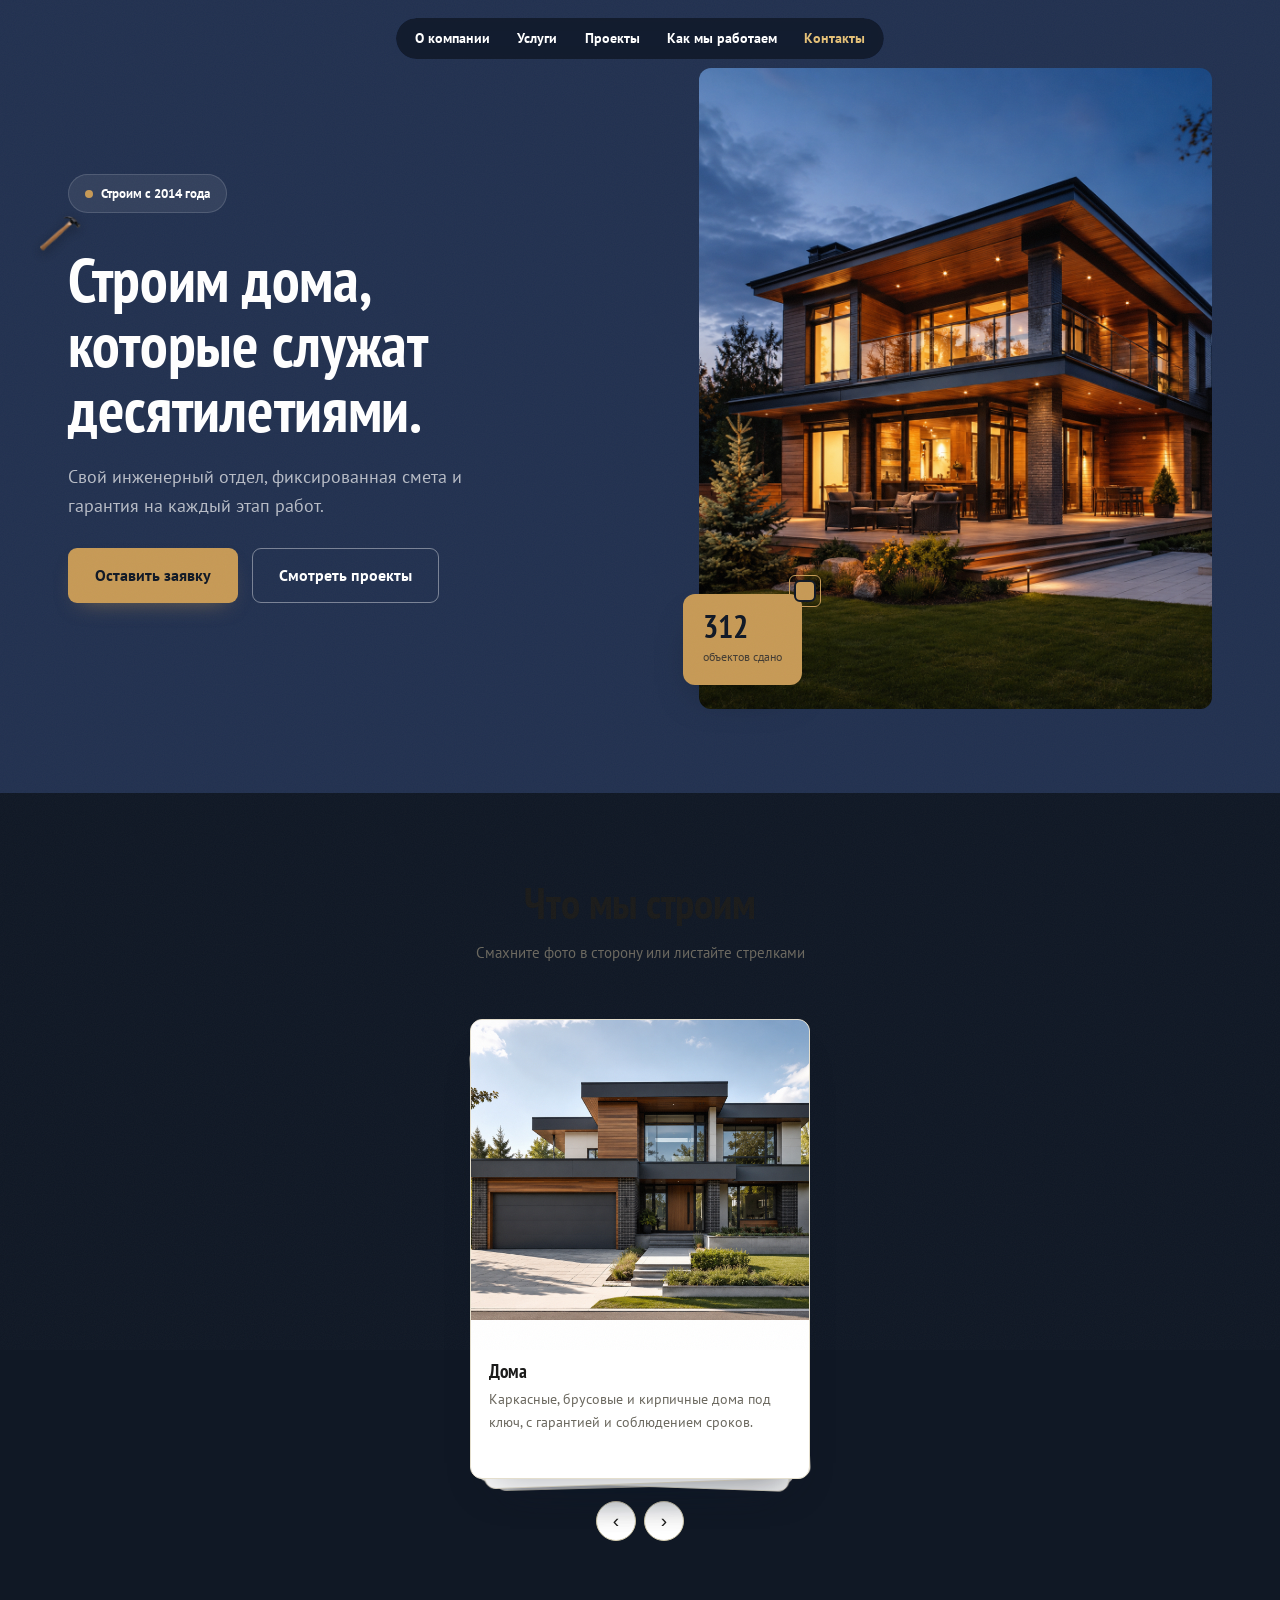
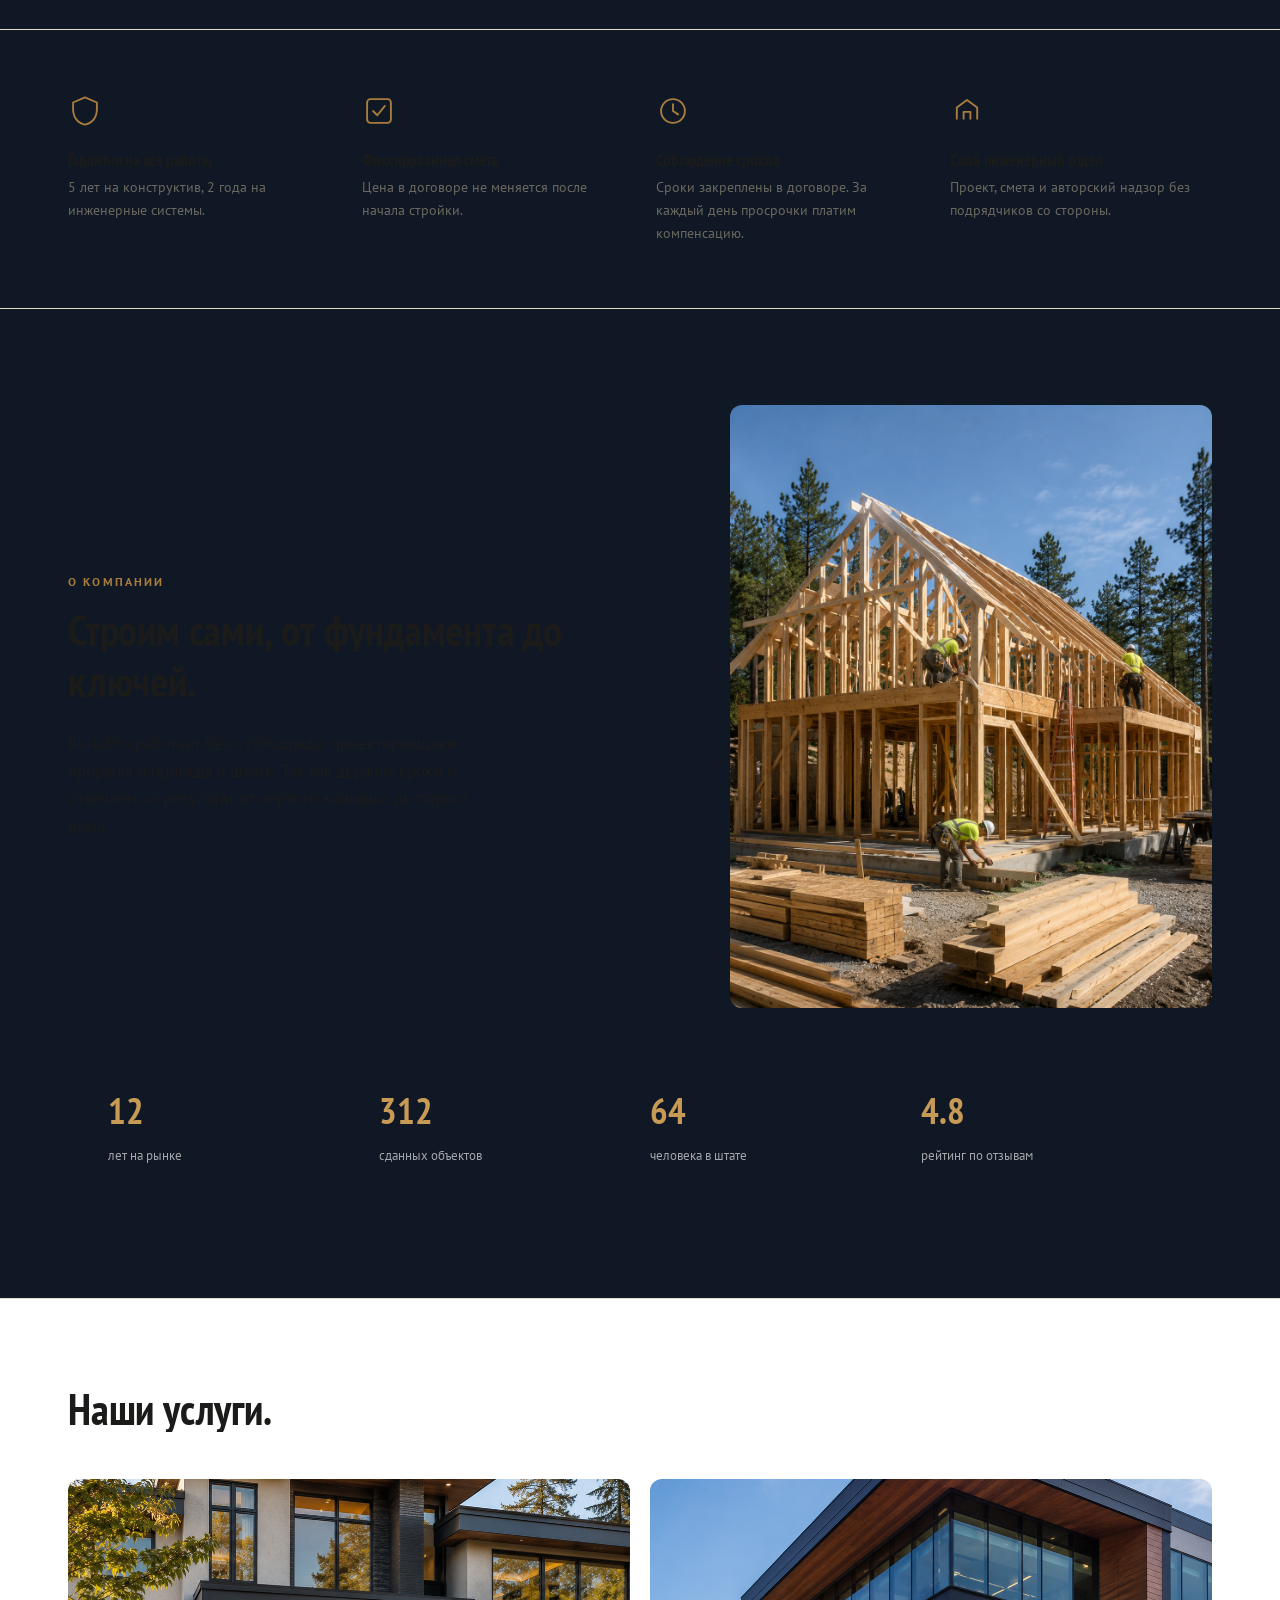
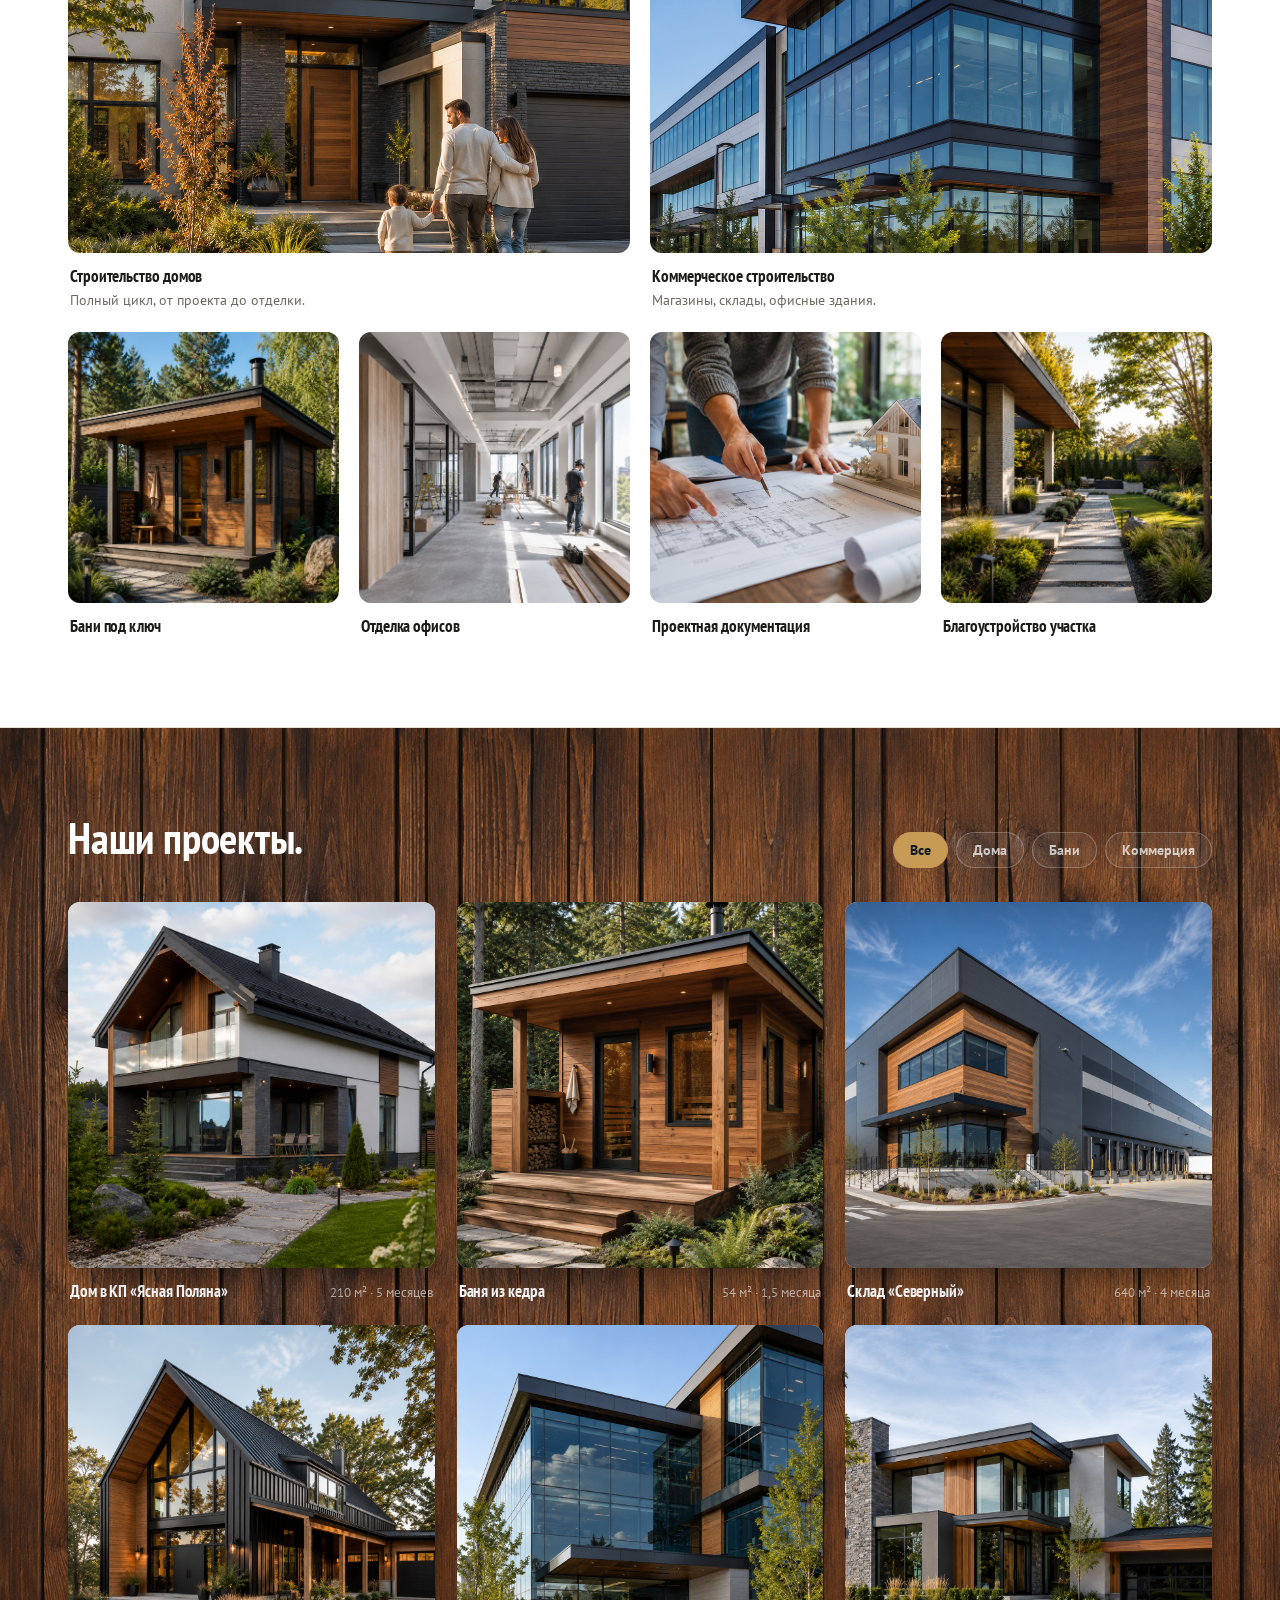
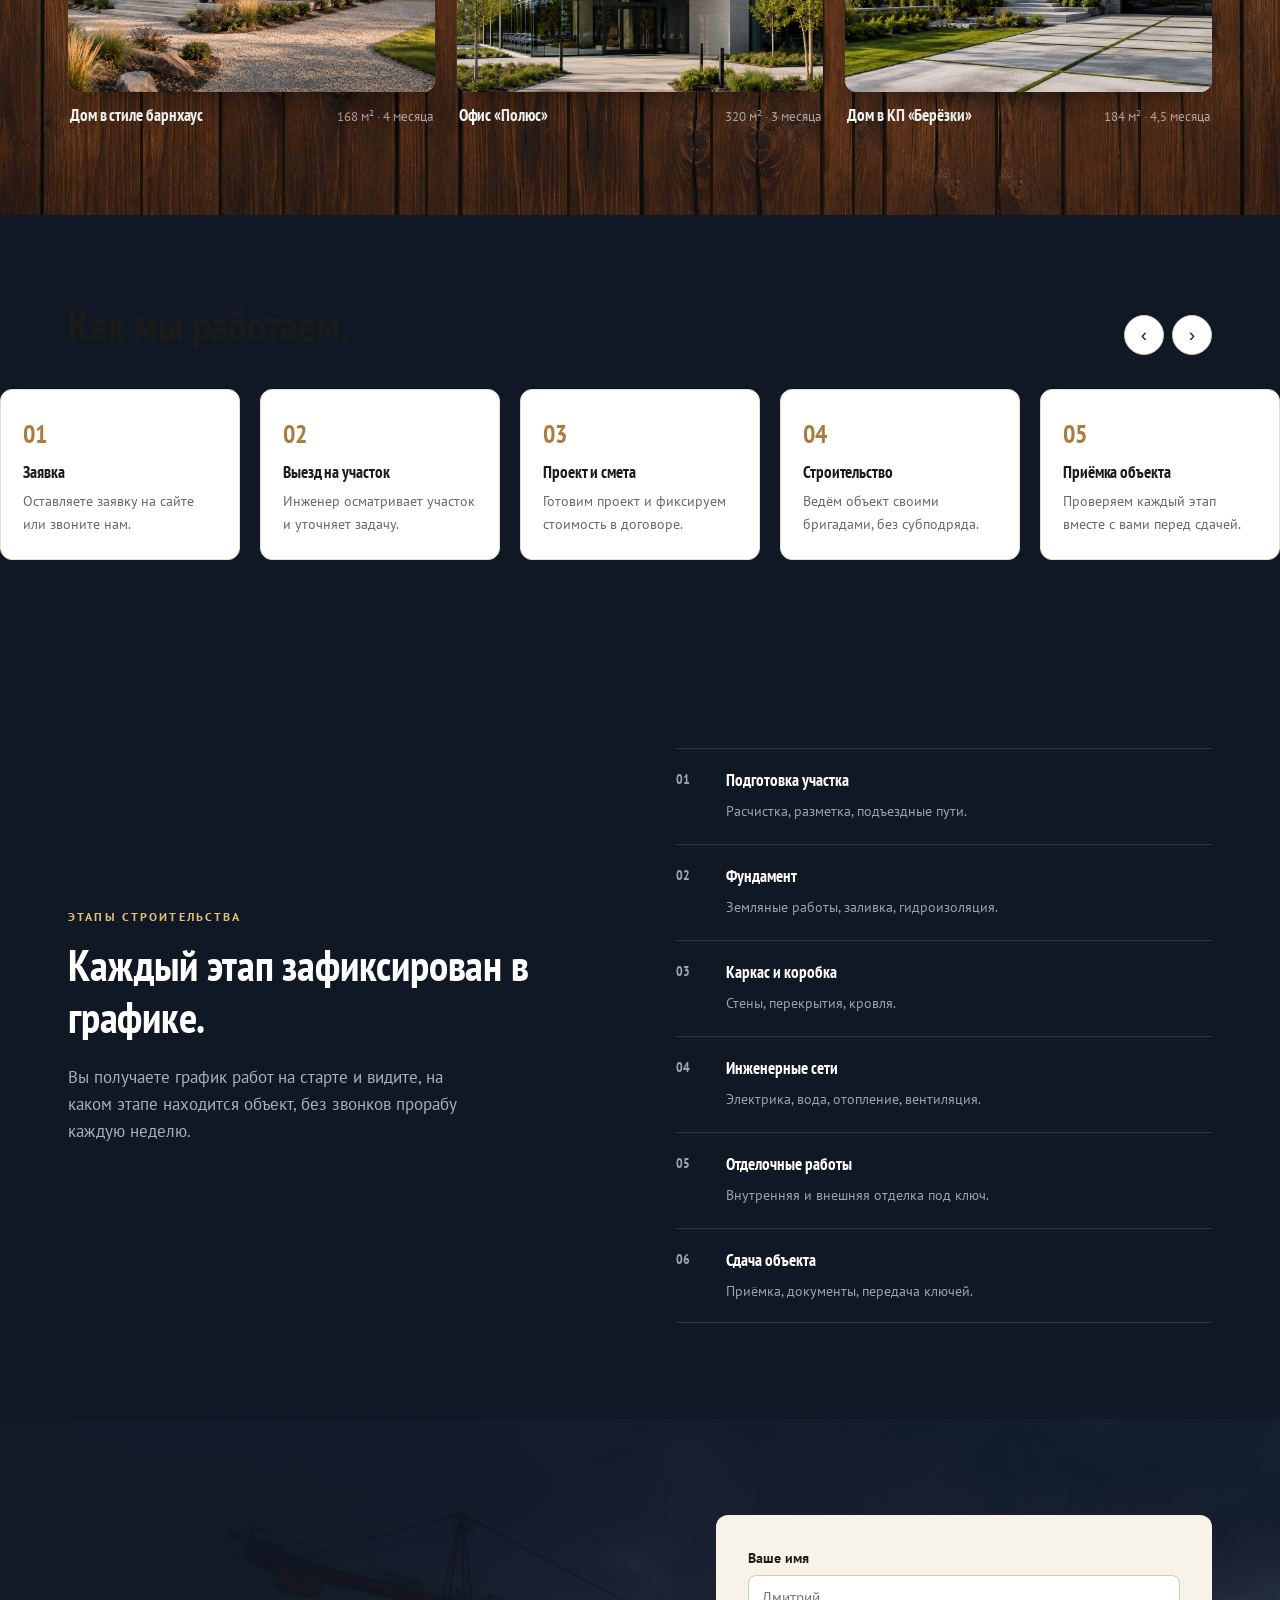
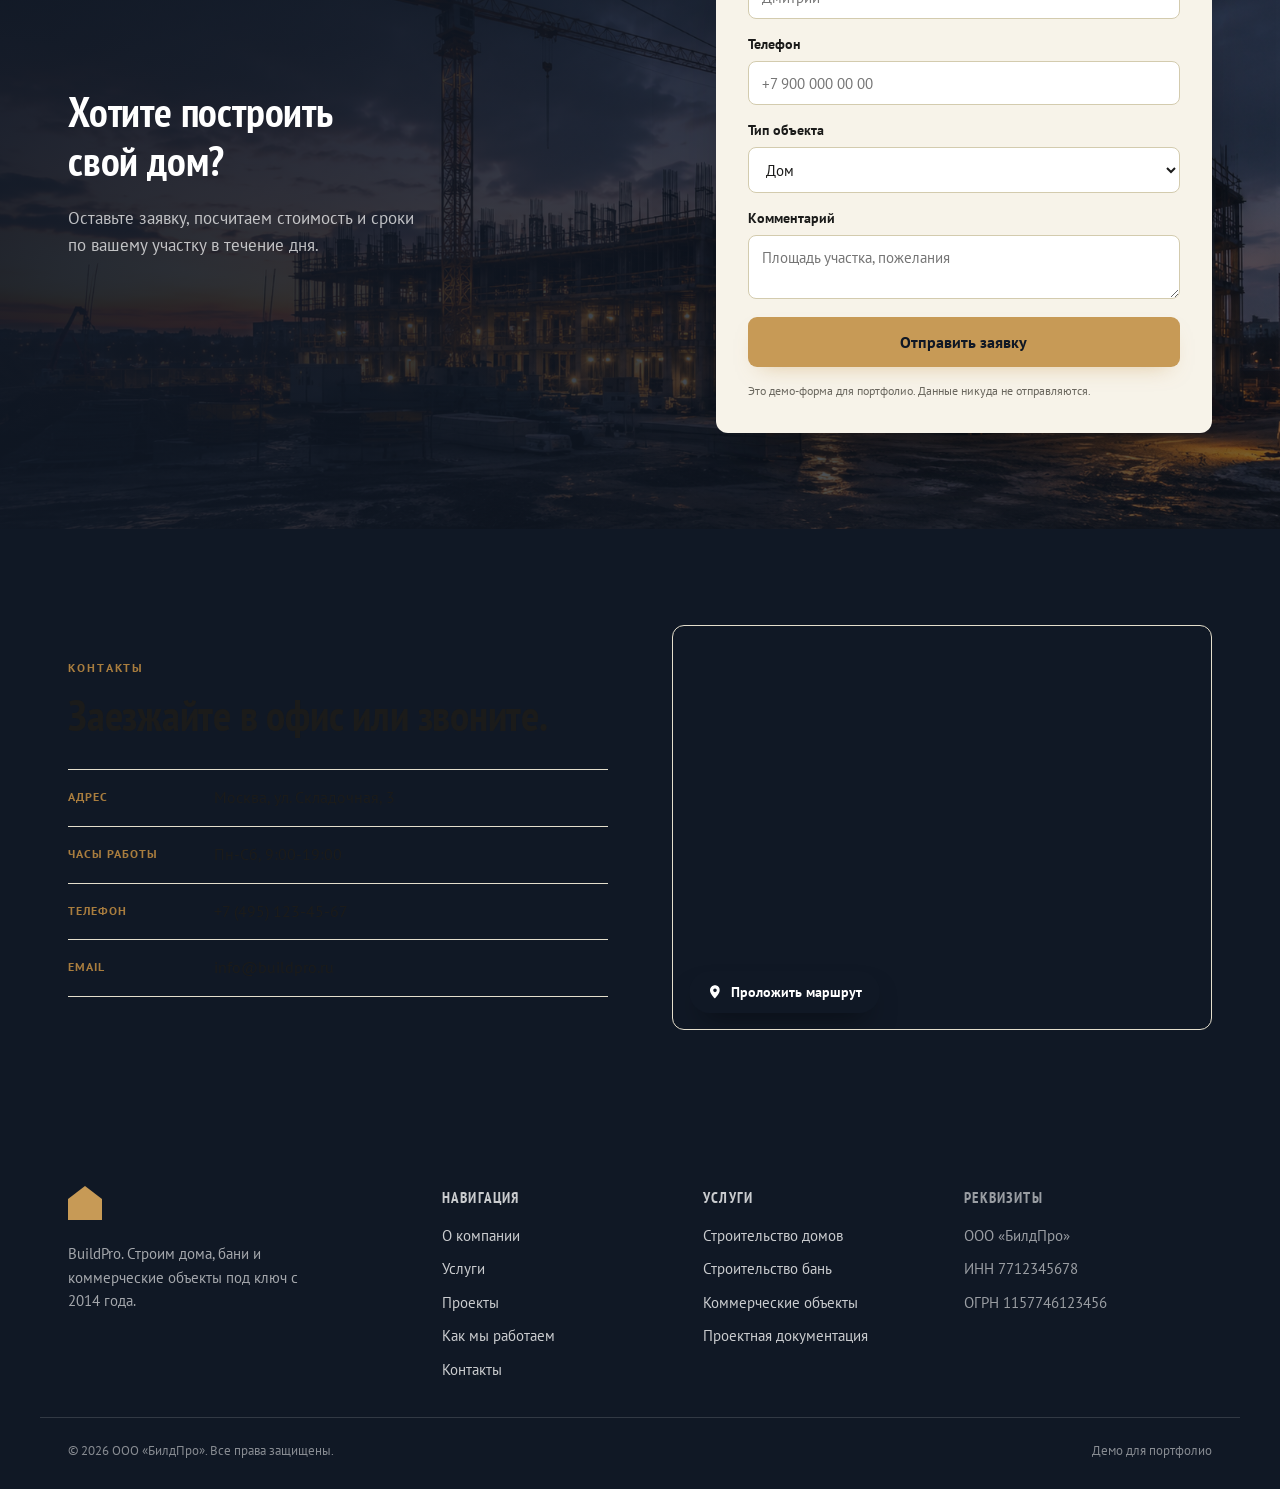
<file: buildpro/index.html>
<!doctype html>
<html lang="ru" data-theme="navy">
<head>
  <meta charset="utf-8" />
  <meta name="viewport" content="width=device-width, initial-scale=1" />
  <title>BuildPro. Строительная компания</title>
  <meta name="description" content="BuildPro строит дома, бани и коммерческие объекты под ключ. Свой инженерный отдел, честная смета, гарантия на все работы." />
  <meta name="theme-color" content="#101825" />
  <link rel="preconnect" href="https://fonts.googleapis.com" />
  <link rel="preconnect" href="https://fonts.gstatic.com" crossorigin />
  <link href="https://fonts.googleapis.com/css2?family=PT+Sans:wght@400;700&family=PT+Sans+Narrow:wght@700;900&display=swap" rel="stylesheet" />
  <link rel="stylesheet" href="shared/motion.css?v=1" />
  <link rel="stylesheet" href="style.css?v=11" />
</head>
<body>

  <nav class="pill-nav" aria-label="Основное">
    <ul>
      <li><a href="#about">О компании</a></li>
      <li><a href="#services">Услуги</a></li>
      <li><a href="#projects">Проекты</a></li>
      <li><a href="#process">Как мы работаем</a></li>
      <li><a href="#contact">Контакты</a></li>
    </ul>
  </nav>

  <div class="dock" data-dock>
    <a class="dock-phone" href="tel:+74951234567">+7 (495) 123-45-67</a>
    <a href="#lead" class="btn btn-primary btn-sm magnetic">Оставить заявку</a>
  </div>

  <div class="frame">
    <div class="page-wrap">
      <main id="top">

        <!-- ============ HERO · navy ============ -->
        <section class="sec hero" data-theme="navy" data-dock-after>
          <div class="wrap hero-grid">
            <div class="hero-copy" data-anim="rise">
              <span class="chip"><i class="dot"></i>Строим с 2014 года</span>
              <h1 class="hero-title"><span class="hammer-wrap"><span class="hammer-word">Строим</span><img class="hammer-icon" src="assets/hammer.png" alt="" aria-hidden="true" /></span> дома, которые служат десятилетиями.</h1>
              <p class="hero-sub">Свой инженерный отдел, фиксированная смета и гарантия на каждый этап работ.</p>
              <div class="hero-cta">
                <a href="#lead" class="btn btn-primary magnetic">Оставить заявку</a>
                <a href="#projects" class="btn btn-ghost">Смотреть проекты</a>
              </div>
            </div>
            <div class="hero-visual" data-anim="rise" data-d="2">
              <div class="img-slot ratio-4x5 lens-target" id="heroLens"><img src="assets/hero.jpg" alt="Современный дом, построенный компанией" loading="lazy"></div>
              <div class="hero-badge">
                <span class="hero-badge-num">312</span>
                <span class="hero-badge-label">объектов сдано</span>
                <span class="hero-badge-shape" aria-hidden="true"></span>
              </div>
            </div>
          </div>
        </section>

        <!-- ============ WHAT WE BUILD · cream ============ -->
        <section class="sec categories" id="categories" data-theme="cream">
          <div class="wrap cat-layout">
            <div class="sec-head">
              <h2 class="sec-title" data-anim="wipe">Что мы строим</h2>
              <p class="cat-hint" data-anim="rise" data-d="2">Смахните фото в сторону или листайте стрелками</p>
            </div>
            <div class="cat-stack-col">
              <div class="cat-stack" id="catStack">
                <article class="cat" data-cat-card>
                  <div class="img-slot ratio-4x5"><img src="assets/cat-houses.jpg" alt="Частный дом под ключ" loading="lazy"></div>
                  <div class="cat-body">
                    <h3>Дома</h3>
                    <p>Каркасные, брусовые и кирпичные дома под ключ, с гарантией и соблюдением сроков.</p>
                  </div>
                </article>
                <article class="cat" data-cat-card>
                  <div class="img-slot ratio-4x5"><img src="assets/cat-banya.jpg" alt="Баня из бруса" loading="lazy"></div>
                  <div class="cat-body"><h3>Бани и хозблоки</h3><p>Из бруса и оцилиндрованного бревна. Площадь любая.</p></div>
                </article>
                <article class="cat" data-cat-card>
                  <div class="img-slot ratio-4x5"><img src="assets/cat-commercial.jpg" alt="Коммерческое здание" loading="lazy"></div>
                  <div class="cat-body"><h3>Коммерческие объекты</h3><p>Магазины, склады и офисные здания по вашему проекту.</p></div>
                </article>
                <article class="cat" data-cat-card>
                  <div class="img-slot ratio-4x5"><img src="assets/cat-custom.jpg" alt="Индивидуальный проект дома" loading="lazy"></div>
                  <div class="cat-body"><h3>Индивидуальные проекты</h3><p>Нестандартная архитектура, разработка с нуля.</p></div>
                </article>
              </div>
              <div class="carousel-nav cat-nav">
                <button class="cbtn" id="catPrev" aria-label="Предыдущая карточка">‹</button>
                <button class="cbtn" id="catNext" aria-label="Следующая карточка">›</button>
              </div>
            </div>
          </div>
        </section>

        <!-- ============ WHY US · cream ============ -->
        <section class="sec features" data-theme="cream">
          <div class="wrap feature-grid">
            <div class="feature" data-anim="rise">
              <svg class="feature-icon" viewBox="0 0 40 40" aria-hidden="true"><path d="M20 4 6 10v8c0 10 6 16.6 14 18 8-1.4 14-8 14-18v-8L20 4Z" fill="none" stroke="currentColor" stroke-width="2.2" stroke-linejoin="round"/></svg>
              <h3>Гарантия на все работы</h3>
              <p>5 лет на конструктив, 2 года на инженерные системы.</p>
            </div>
            <div class="feature" data-anim="rise" data-d="2">
              <svg class="feature-icon" viewBox="0 0 40 40" aria-hidden="true"><rect x="6" y="6" width="28" height="28" rx="4" fill="none" stroke="currentColor" stroke-width="2.2"/><path d="M13 20l5 5 9-11" fill="none" stroke="currentColor" stroke-width="2.2" stroke-linecap="round" stroke-linejoin="round"/></svg>
              <h3>Фиксированная смета</h3>
              <p>Цена в договоре не меняется после начала стройки.</p>
            </div>
            <div class="feature" data-anim="rise" data-d="3">
              <svg class="feature-icon" viewBox="0 0 40 40" aria-hidden="true"><circle cx="20" cy="20" r="14" fill="none" stroke="currentColor" stroke-width="2.2"/><path d="M20 12v8l6 4" fill="none" stroke="currentColor" stroke-width="2.2" stroke-linecap="round" stroke-linejoin="round"/></svg>
              <h3>Соблюдение сроков</h3>
              <p>Сроки закреплены в договоре. За каждый день просрочки платим компенсацию.</p>
            </div>
            <div class="feature" data-anim="rise" data-d="4">
              <svg class="feature-icon" viewBox="0 0 40 40" aria-hidden="true"><path d="M8 30V16l12-9 12 9v14" fill="none" stroke="currentColor" stroke-width="2.2" stroke-linejoin="round"/><path d="M16 30v-9h8v9" fill="none" stroke="currentColor" stroke-width="2.2" stroke-linejoin="round"/></svg>
              <h3>Свой инженерный отдел</h3>
              <p>Проект, смета и авторский надзор без подрядчиков со стороны.</p>
            </div>
          </div>
        </section>

        <!-- ============ ABOUT · cream ============ -->
        <section class="sec about" id="about" data-theme="cream">
          <div class="wrap">
            <div class="about-grid">
              <div class="about-copy" data-anim="rise">
                <p class="eyebrow">О компании</p>
                <h2 class="sec-title" data-anim="wipe">Строим сами, от фундамента до ключей.</h2>
                <p class="about-lead">BuildPro работает без субподряда: проектировщики, прорабы и бригады в штате. Так мы держим сроки и отвечаем за результат от первого колышка до порога дома.</p>
              </div>
              <div class="about-photo" data-anim="rise" data-d="2">
                <div class="img-slot ratio-4x5"><img src="assets/about.jpg" alt="Строительство каркасного дома" loading="lazy"></div>
              </div>
            </div>
            <div class="stats-panel" data-anim="rise" data-d="3">
              <div class="stats-row">
                <div class="stat"><span class="stat-num">12</span><span class="stat-label">лет на рынке</span></div>
                <div class="stat"><span class="stat-num">312</span><span class="stat-label">сданных объектов</span></div>
                <div class="stat"><span class="stat-num">64</span><span class="stat-label">человека в штате</span></div>
                <div class="stat"><span class="stat-num">4.8</span><span class="stat-label">рейтинг по отзывам</span></div>
              </div>
            </div>
          </div>
        </section>

        <!-- ============ SERVICES · cream ============ -->
        <section class="sec services" id="services" data-theme="cream">
          <div class="wrap">
            <div class="sec-head"><h2 class="sec-title" data-anim="wipe">Наши услуги.</h2></div>
            <div class="svc-grid">
              <article class="svc svc-lg" data-anim="rise">
                <div class="img-slot ratio-3x2"><img src="assets/svc-houses.jpg" alt="Строительство частных домов" loading="lazy"></div>
                <div class="svc-body"><h3>Строительство домов</h3><p>Полный цикл, от проекта до отделки.</p></div>
              </article>
              <article class="svc svc-lg" data-anim="rise" data-d="2">
                <div class="img-slot ratio-3x2"><img src="assets/svc-commercial.jpg" alt="Коммерческие объекты" loading="lazy"></div>
                <div class="svc-body"><h3>Коммерческое строительство</h3><p>Магазины, склады, офисные здания.</p></div>
              </article>
              <article class="svc" data-anim="rise" data-d="3">
                <div class="img-slot ratio-1x1"><img src="assets/svc-banya.jpg" alt="Баня в саду" loading="lazy"></div>
                <div class="svc-body"><h3>Бани под ключ</h3></div>
              </article>
              <article class="svc" data-anim="rise" data-d="4">
                <div class="img-slot ratio-1x1"><img src="assets/svc-offices.jpg" alt="Ремонт и отделка офисов" loading="lazy"></div>
                <div class="svc-body"><h3>Отделка офисов</h3></div>
              </article>
              <article class="svc" data-anim="rise">
                <div class="img-slot ratio-1x1"><img src="assets/svc-docs.jpg" alt="" loading="lazy"></div>
                <div class="svc-body"><h3>Проектная документация</h3></div>
              </article>
              <article class="svc" data-anim="rise" data-d="2">
                <div class="img-slot ratio-1x1"><img src="assets/svc-landscape.jpg" alt="Благоустройство участка" loading="lazy"></div>
                <div class="svc-body"><h3>Благоустройство участка</h3></div>
              </article>
            </div>
          </div>
        </section>

        <!-- ============ PROJECTS (filterable gallery) · navy/wood ============ -->
        <section class="sec gallery" id="projects" data-theme="navy">
          <div class="beams" id="galleryBeams" aria-hidden="true"></div>
          <div class="wrap">
            <div class="sec-head-row">
              <h2 class="sec-title" data-anim="wipe">Наши проекты.</h2>
              <div class="gallery-filters" role="tablist" aria-label="Фильтр проектов">
                <button class="gf-btn is-active" data-filter="all" role="tab" aria-selected="true">Все</button>
                <button class="gf-btn" data-filter="houses" role="tab" aria-selected="false">Дома</button>
                <button class="gf-btn" data-filter="banya" role="tab" aria-selected="false">Бани</button>
                <button class="gf-btn" data-filter="commercial" role="tab" aria-selected="false">Коммерция</button>
              </div>
            </div>

            <div class="gallery-grid">
              <article class="proj" data-cat="houses">
                <div class="img-slot ratio-4x3"><img src="assets/proj-1.jpg" alt="" loading="lazy"></div>
                <div class="proj-body"><h3>Дом в КП «Ясная Поляна»</h3><span class="proj-meta">210 м² · 5 месяцев</span></div>
              </article>
              <article class="proj" data-cat="banya">
                <div class="img-slot ratio-4x3"><img src="assets/proj-2.jpg" alt="Баня из кедра" loading="lazy"></div>
                <div class="proj-body"><h3>Баня из кедра</h3><span class="proj-meta">54 м² · 1,5 месяца</span></div>
              </article>
              <article class="proj" data-cat="commercial">
                <div class="img-slot ratio-4x3"><img src="assets/proj-3.jpg" alt="Склад «Северный»" loading="lazy"></div>
                <div class="proj-body"><h3>Склад «Северный»</h3><span class="proj-meta">640 м² · 4 месяца</span></div>
              </article>
              <article class="proj" data-cat="houses">
                <div class="img-slot ratio-4x3"><img src="assets/proj-4.jpg" alt="Дом в стиле барнхаус" loading="lazy"></div>
                <div class="proj-body"><h3>Дом в стиле барнхаус</h3><span class="proj-meta">168 м² · 4 месяца</span></div>
              </article>
              <article class="proj" data-cat="commercial">
                <div class="img-slot ratio-4x3"><img src="assets/proj-5.jpg" alt="Офис «Полюс»" loading="lazy"></div>
                <div class="proj-body"><h3>Офис «Полюс»</h3><span class="proj-meta">320 м² · 3 месяца</span></div>
              </article>
              <article class="proj" data-cat="houses">
                <div class="img-slot ratio-4x3"><img src="assets/proj-6.jpg" alt="Дом в КП «Берёзки»" loading="lazy"></div>
                <div class="proj-body"><h3>Дом в КП «Берёзки»</h3><span class="proj-meta">184 м² · 4,5 месяца</span></div>
              </article>
            </div>
            <p class="gallery-empty" hidden>В этой категории пока нет проектов.</p>
          </div>
        </section>

        <!-- ============ HOW WE WORK · cream ============ -->
        <section class="sec process" id="process" data-theme="cream">
          <div class="wrap">
            <div class="sec-head-row">
              <h2 class="sec-title" data-anim="wipe">Как мы работаем.</h2>
              <div class="carousel-nav">
                <button class="cbtn" data-scroll="processScroll" data-dir="-1" aria-label="Назад">‹</button>
                <button class="cbtn" data-scroll="processScroll" data-dir="1" aria-label="Вперёд">›</button>
              </div>
            </div>
          </div>
          <div class="scroller" id="processScroll">
            <div class="scroller-inner">
              <div class="step"><span class="step-num">01</span><h3>Заявка</h3><p>Оставляете заявку на сайте или звоните нам.</p></div>
              <div class="step"><span class="step-num">02</span><h3>Выезд на участок</h3><p>Инженер осматривает участок и уточняет задачу.</p></div>
              <div class="step"><span class="step-num">03</span><h3>Проект и смета</h3><p>Готовим проект и фиксируем стоимость в договоре.</p></div>
              <div class="step"><span class="step-num">04</span><h3>Строительство</h3><p>Ведём объект своими бригадами, без субподряда.</p></div>
              <div class="step"><span class="step-num">05</span><h3>Приёмка объекта</h3><p>Проверяем каждый этап вместе с вами перед сдачей.</p></div>
              <div class="step"><span class="step-num">06</span><h3>Гарантия</h3><p>Остаёмся на связи весь гарантийный срок.</p></div>
            </div>
          </div>
        </section>

        <!-- ============ CONSTRUCTION STAGES · navy ============ -->
        <section class="sec stages" data-theme="navy">
          <div class="wrap stages-grid">
            <div class="stages-copy" data-anim="rise">
              <p class="eyebrow eyebrow-light">Этапы строительства</p>
              <h2 class="sec-title sec-title-light" data-anim="wipe">Каждый этап зафиксирован в графике.</h2>
              <p class="stages-lead">Вы получаете график работ на старте и видите, на каком этапе находится объект, без звонков прорабу каждую неделю.</p>
            </div>
            <ul class="stages-list" data-anim="rise" data-d="2">
              <li><span class="stage-num">01</span><div><strong>Подготовка участка</strong><span>Расчистка, разметка, подъездные пути.</span></div></li>
              <li><span class="stage-num">02</span><div><strong>Фундамент</strong><span>Земляные работы, заливка, гидроизоляция.</span></div></li>
              <li><span class="stage-num">03</span><div><strong>Каркас и коробка</strong><span>Стены, перекрытия, кровля.</span></div></li>
              <li><span class="stage-num">04</span><div><strong>Инженерные сети</strong><span>Электрика, вода, отопление, вентиляция.</span></div></li>
              <li><span class="stage-num">05</span><div><strong>Отделочные работы</strong><span>Внутренняя и внешняя отделка под ключ.</span></div></li>
              <li><span class="stage-num">06</span><div><strong>Сдача объекта</strong><span>Приёмка, документы, передача ключей.</span></div></li>
            </ul>
          </div>
        </section>

        <!-- ============ LEAD FORM CTA · navy ============ -->
        <section class="sec cta-band" id="lead" data-theme="navy" data-dock-stop>
          <div class="img-slot cta-bg"><img src="assets/cta-bg.jpg" alt="" loading="lazy"></div>
          <div class="wrap cta-grid">
            <div class="cta-copy" data-anim="rise">
              <h2 class="cta-title" data-anim="wipe">Хотите построить свой дом?</h2>
              <p class="cta-note">Оставьте заявку, посчитаем стоимость и сроки по вашему участку в течение дня.</p>
            </div>
            <form class="lead-form" data-anim="rise" data-d="2" onsubmit="return false">
              <label>Ваше имя<input type="text" placeholder="Дмитрий" /></label>
              <label>Телефон<input type="tel" placeholder="+7 900 000 00 00" /></label>
              <label>Тип объекта
                <select>
                  <option>Дом</option>
                  <option>Баня</option>
                  <option>Коммерческий объект</option>
                  <option>Другое</option>
                </select>
              </label>
              <label>Комментарий<textarea rows="2" placeholder="Площадь участка, пожелания"></textarea></label>
              <button type="submit" class="btn btn-primary magnetic">Отправить заявку</button>
              <p class="form-note">Это демо-форма для портфолио. Данные никуда не отправляются.</p>
            </form>
          </div>
        </section>

        <!-- ============ CONTACT · cream ============ -->
        <section class="sec contact" id="contact" data-theme="cream" data-dock-stop>
          <div class="wrap contact-grid">
            <div class="contact-copy" data-anim="rise">
              <p class="eyebrow">Контакты</p>
              <h2 class="sec-title" data-anim="wipe">Заезжайте в офис или звоните.</h2>
              <ul class="contact-list">
                <li><span class="c-label">Адрес</span><span class="c-val">Москва, ул. Складочная, 3</span></li>
                <li><span class="c-label">Часы работы</span><span class="c-val">Пн-Сб, 9:00-19:00</span></li>
                <li><span class="c-label">Телефон</span><span class="c-val"><a href="tel:+74951234567">+7 (495) 123-45-67</a></span></li>
                <li><span class="c-label">Email</span><span class="c-val"><a href="mailto:info@buildpro.ru">info@buildpro.ru</a></span></li>
              </ul>
            </div>
            <div class="map-block" data-anim="rise" data-d="2">
              <iframe class="map-frame" src="https://www.google.com/maps?q=Складочная+улица,+Москва&output=embed" loading="lazy" title="BuildPro на карте" referrerpolicy="no-referrer-when-downgrade"></iframe>
              <a class="map-cta" href="https://www.google.com/maps/dir/?api=1&destination=Складочная+улица,+Москва" target="_blank" rel="noopener">
                <svg class="pin-icon" viewBox="0 0 24 24" aria-hidden="true"><path d="M12 2c-4.1 0-7.5 3.4-7.5 7.5 0 5.6 6.6 11.6 6.9 11.9.2.2.5.2.7 0 .3-.3 6.9-6.3 6.9-11.9C19.5 5.4 16.1 2 12 2Zm0 10.2a2.7 2.7 0 1 1 0-5.4 2.7 2.7 0 0 1 0 5.4Z"/></svg>
                <span>Проложить маршрут</span>
              </a>
            </div>
          </div>
        </section>

      </main>
    </div>

    <div class="footer-twin" aria-hidden="true"></div>

    <!-- ============ FOOTER · navy (matches hero's initial theme on purpose —
         the footer is sticky, so it spuriously satisfies the html theme-sync
         observer's rootMargin at page load alongside the hero; since both are
         already meant to be navy, this avoids any wrong-color flash). ============ -->
    <footer class="site-footer" data-theme="navy">
      <div class="wrap footer-top">
        <div class="footer-brand">
          <span class="logo-mark-footer" aria-hidden="true"></span>
          <p class="footer-tag">BuildPro. Строим дома, бани и коммерческие объекты под ключ с 2014 года.</p>
        </div>
        <nav class="footer-col" aria-label="Навигация">
          <span class="footer-h">Навигация</span>
          <a href="#about">О компании</a><a href="#services">Услуги</a><a href="#projects">Проекты</a><a href="#process">Как мы работаем</a><a href="#contact">Контакты</a>
        </nav>
        <div class="footer-col">
          <span class="footer-h">Услуги</span>
          <span>Строительство домов</span><span>Строительство бань</span><span>Коммерческие объекты</span><span>Проектная документация</span>
        </div>
        <div class="footer-col footer-legal">
          <span class="footer-h">Реквизиты</span>
          <span>ООО «БилдПро»</span><span>ИНН 7712345678</span><span>ОГРН 1157746123456</span>
        </div>
      </div>
      <div class="wrap footer-bottom">
        <span>© 2026 ООО «БилдПро». Все права защищены.</span>
        <span class="footer-demo">Демо для портфолио</span>
      </div>
    </footer>
  </div>

  <script defer src="shared/vendor/gsap.min.js"></script>
  <script defer src="shared/vendor/ScrollTrigger.min.js"></script>
  <script defer src="script.js?v=9"></script>
  <script defer src="shared/motion.js"></script>
</body>
</html>
</file>
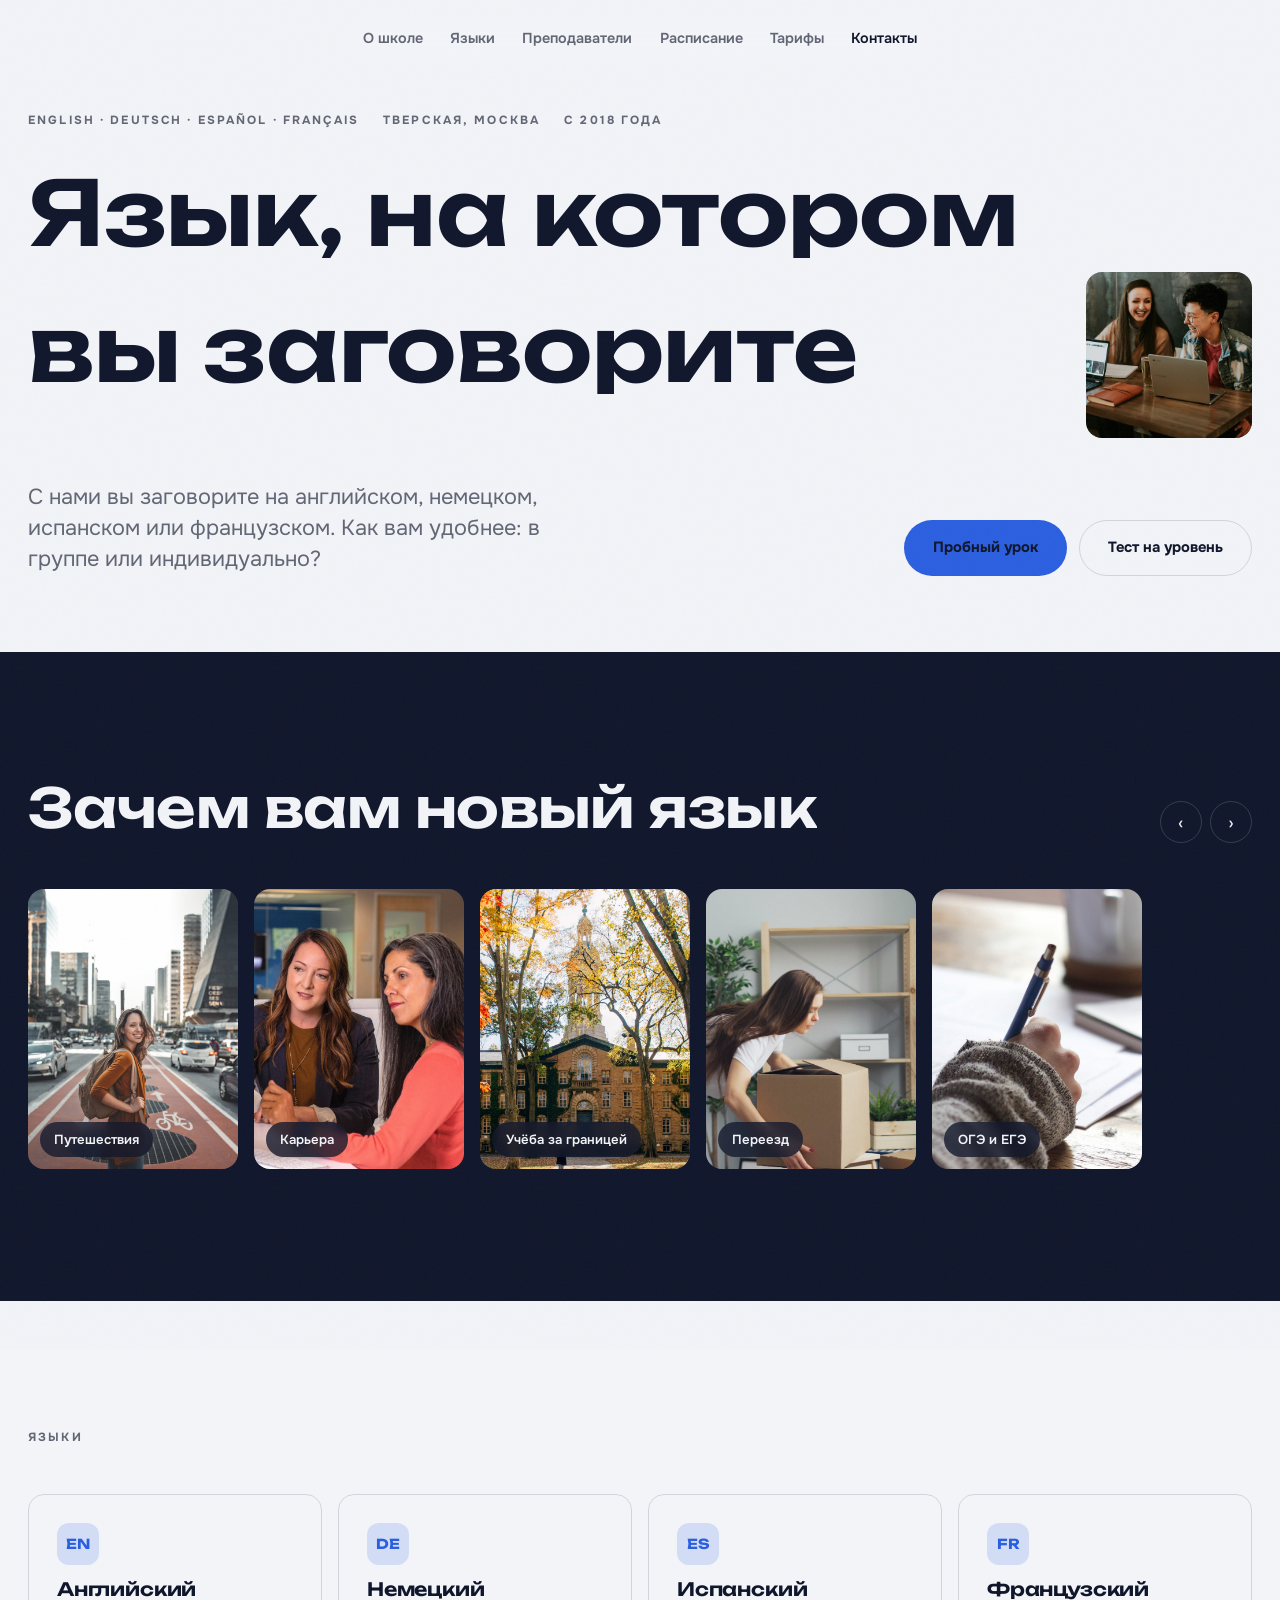
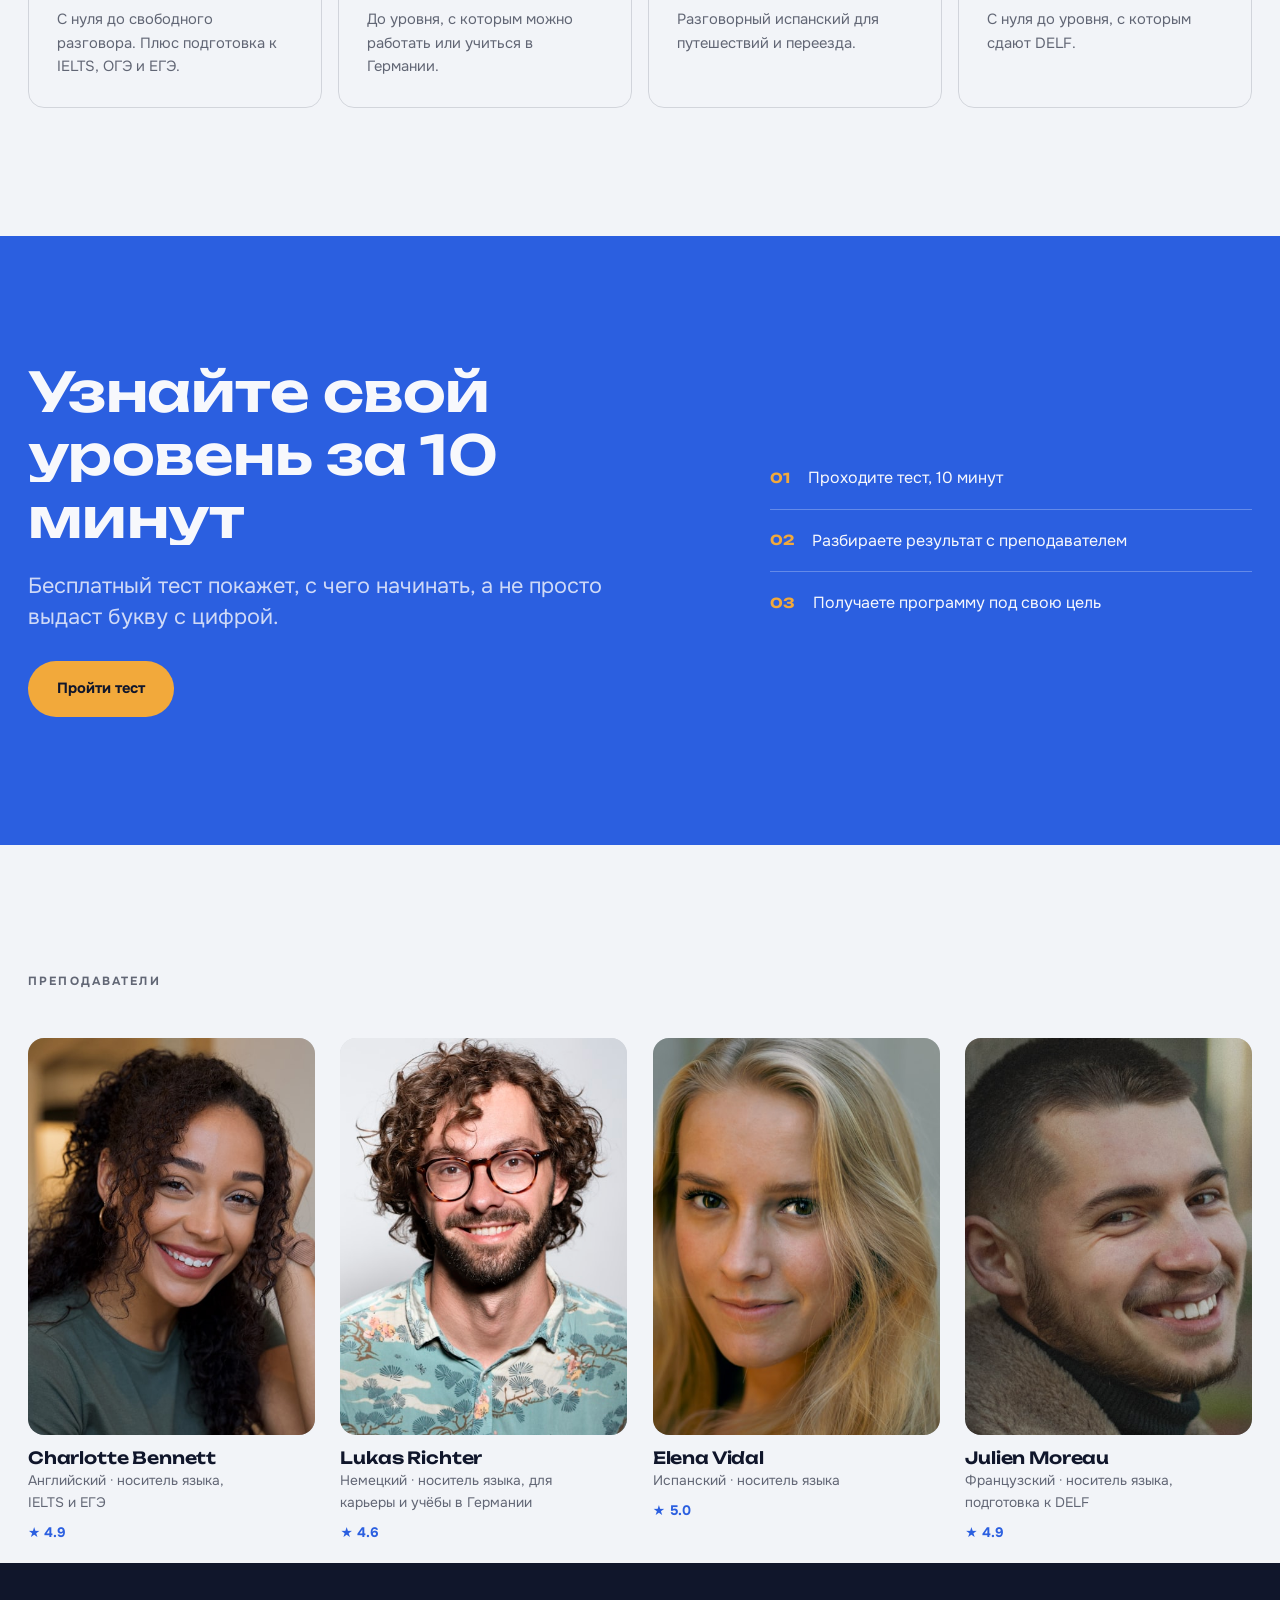
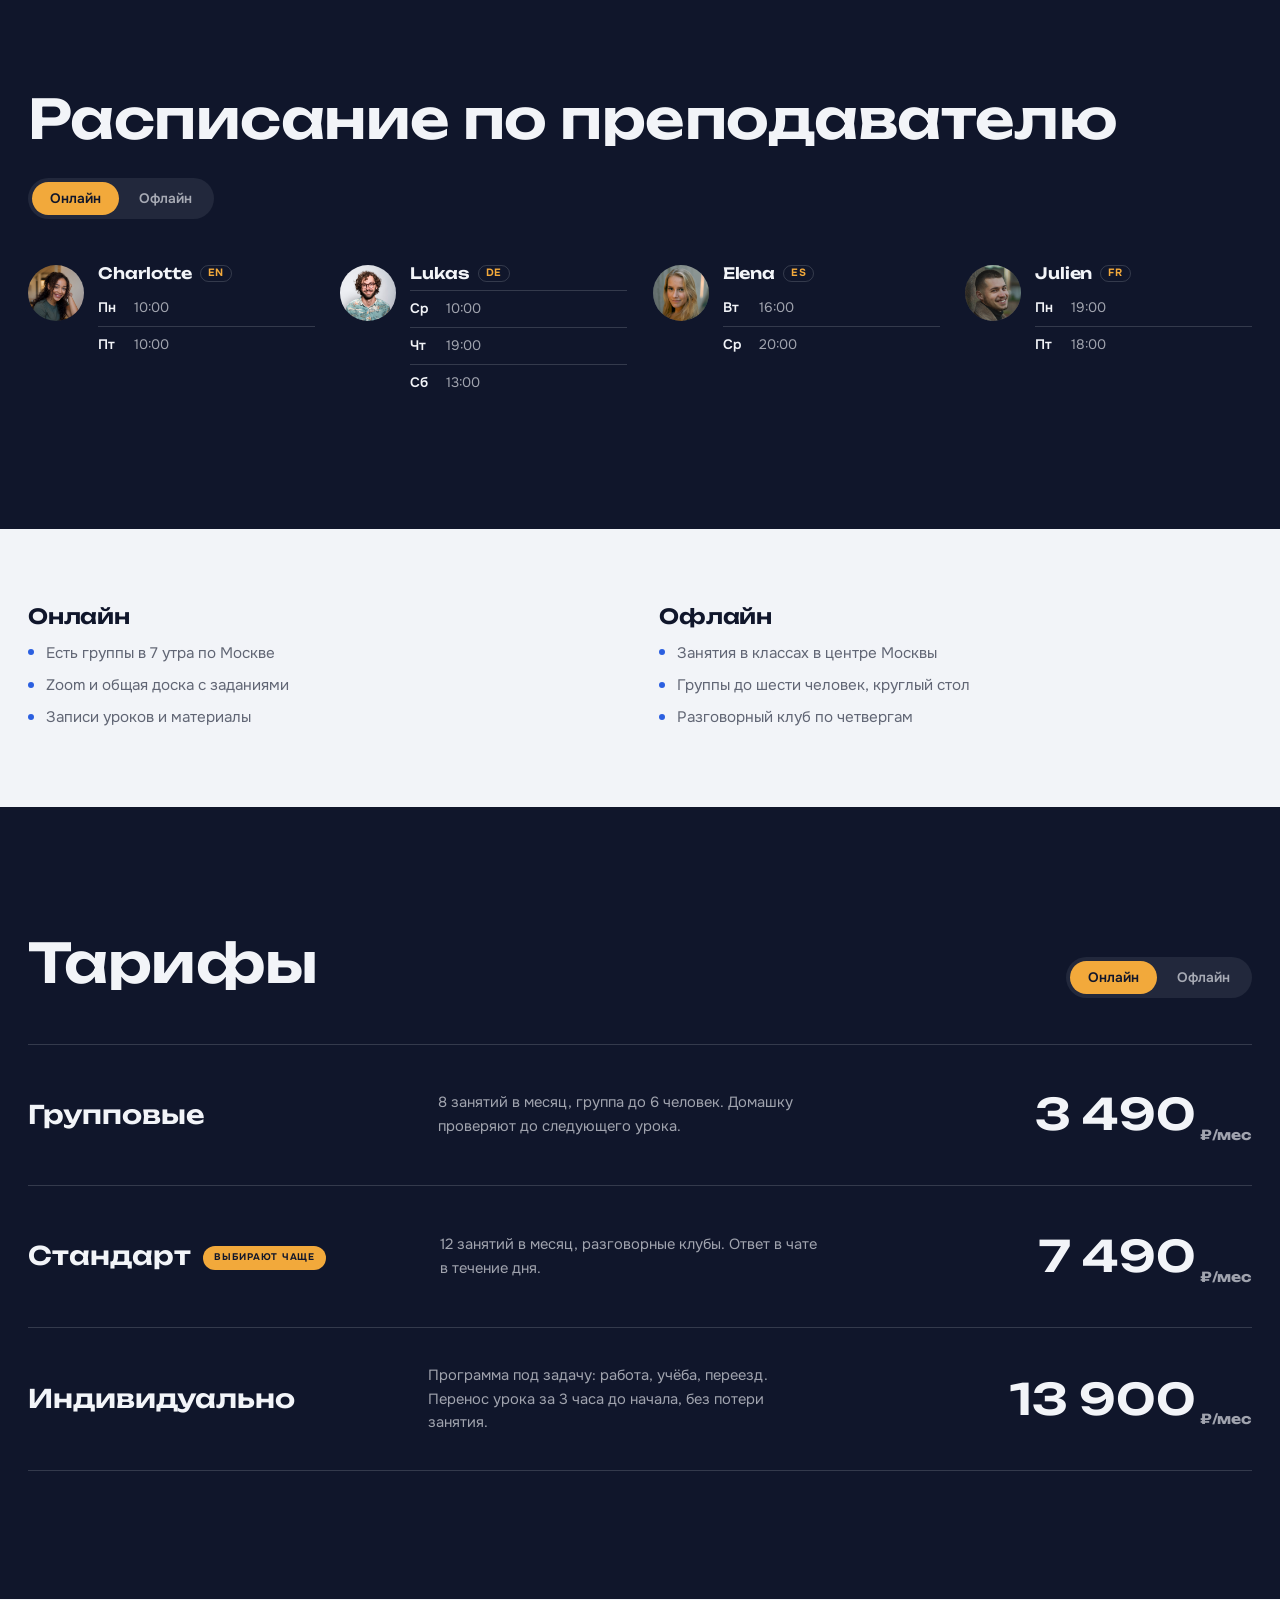
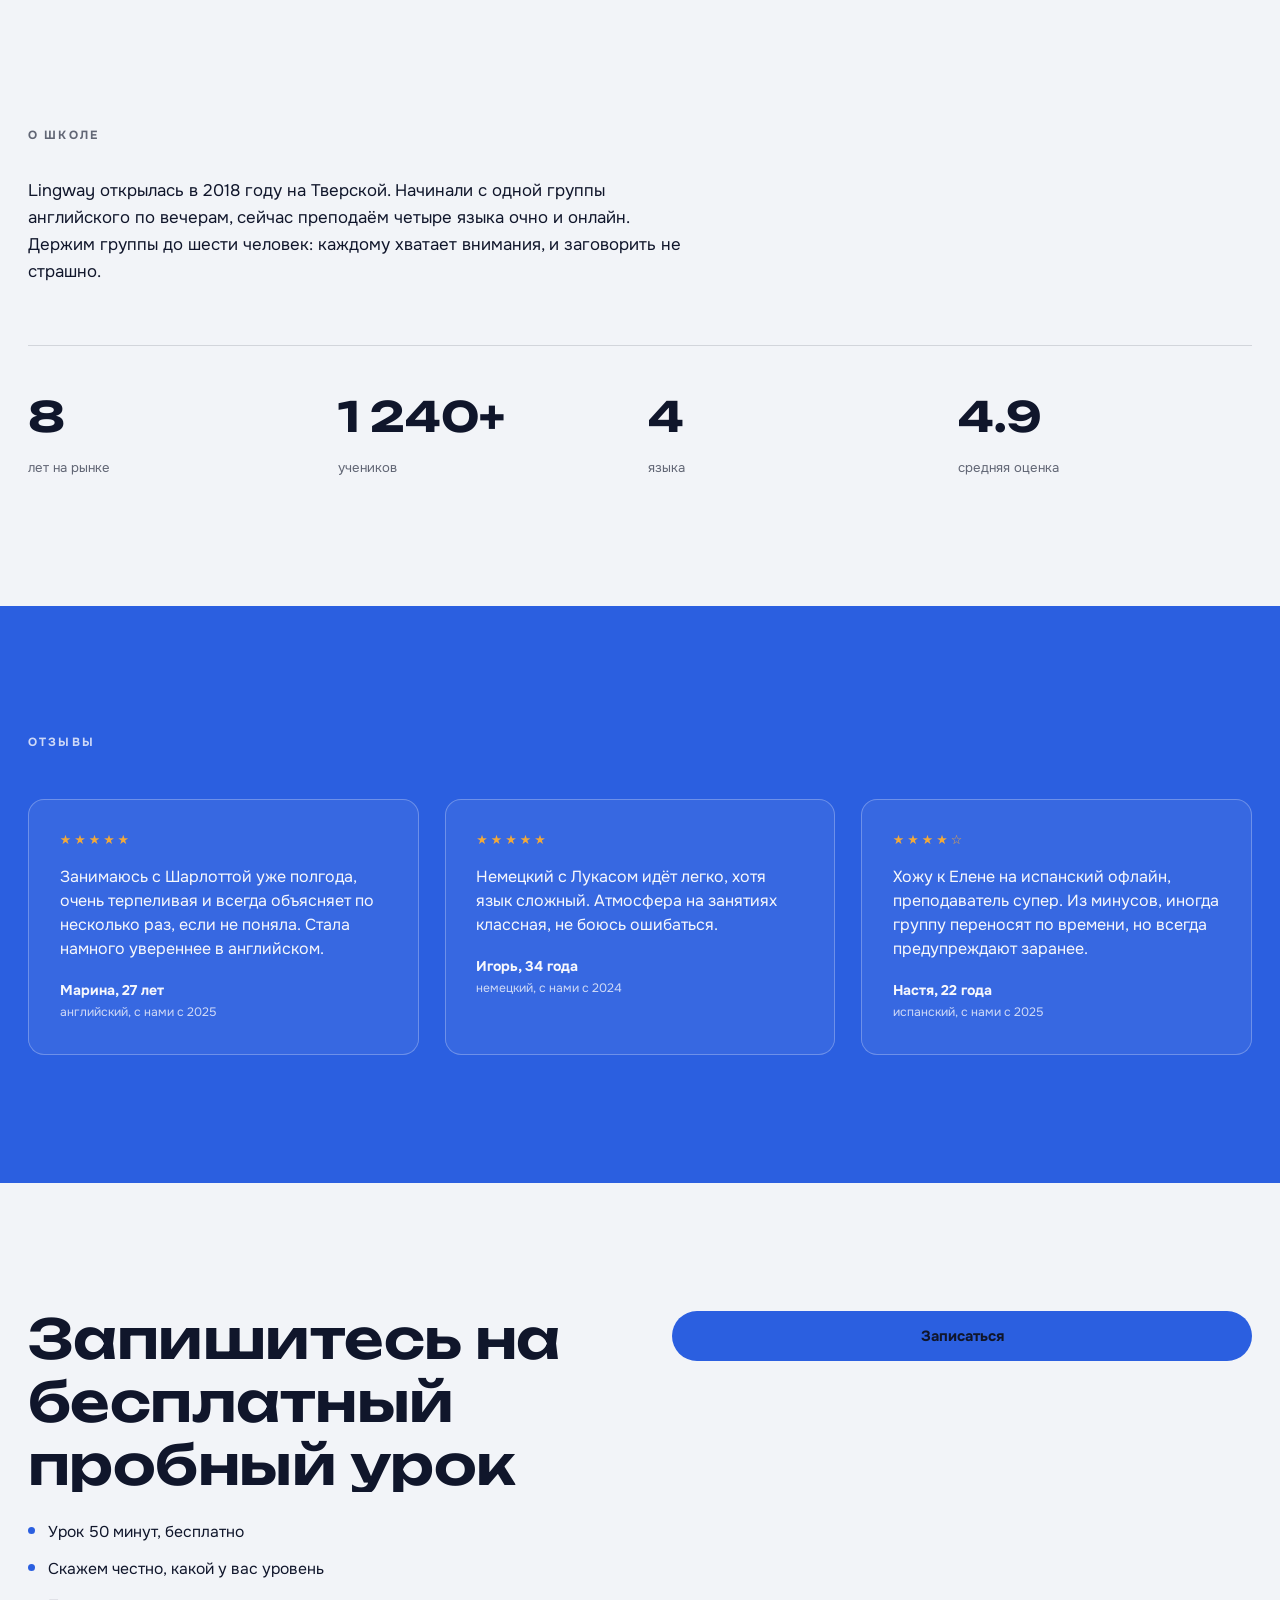
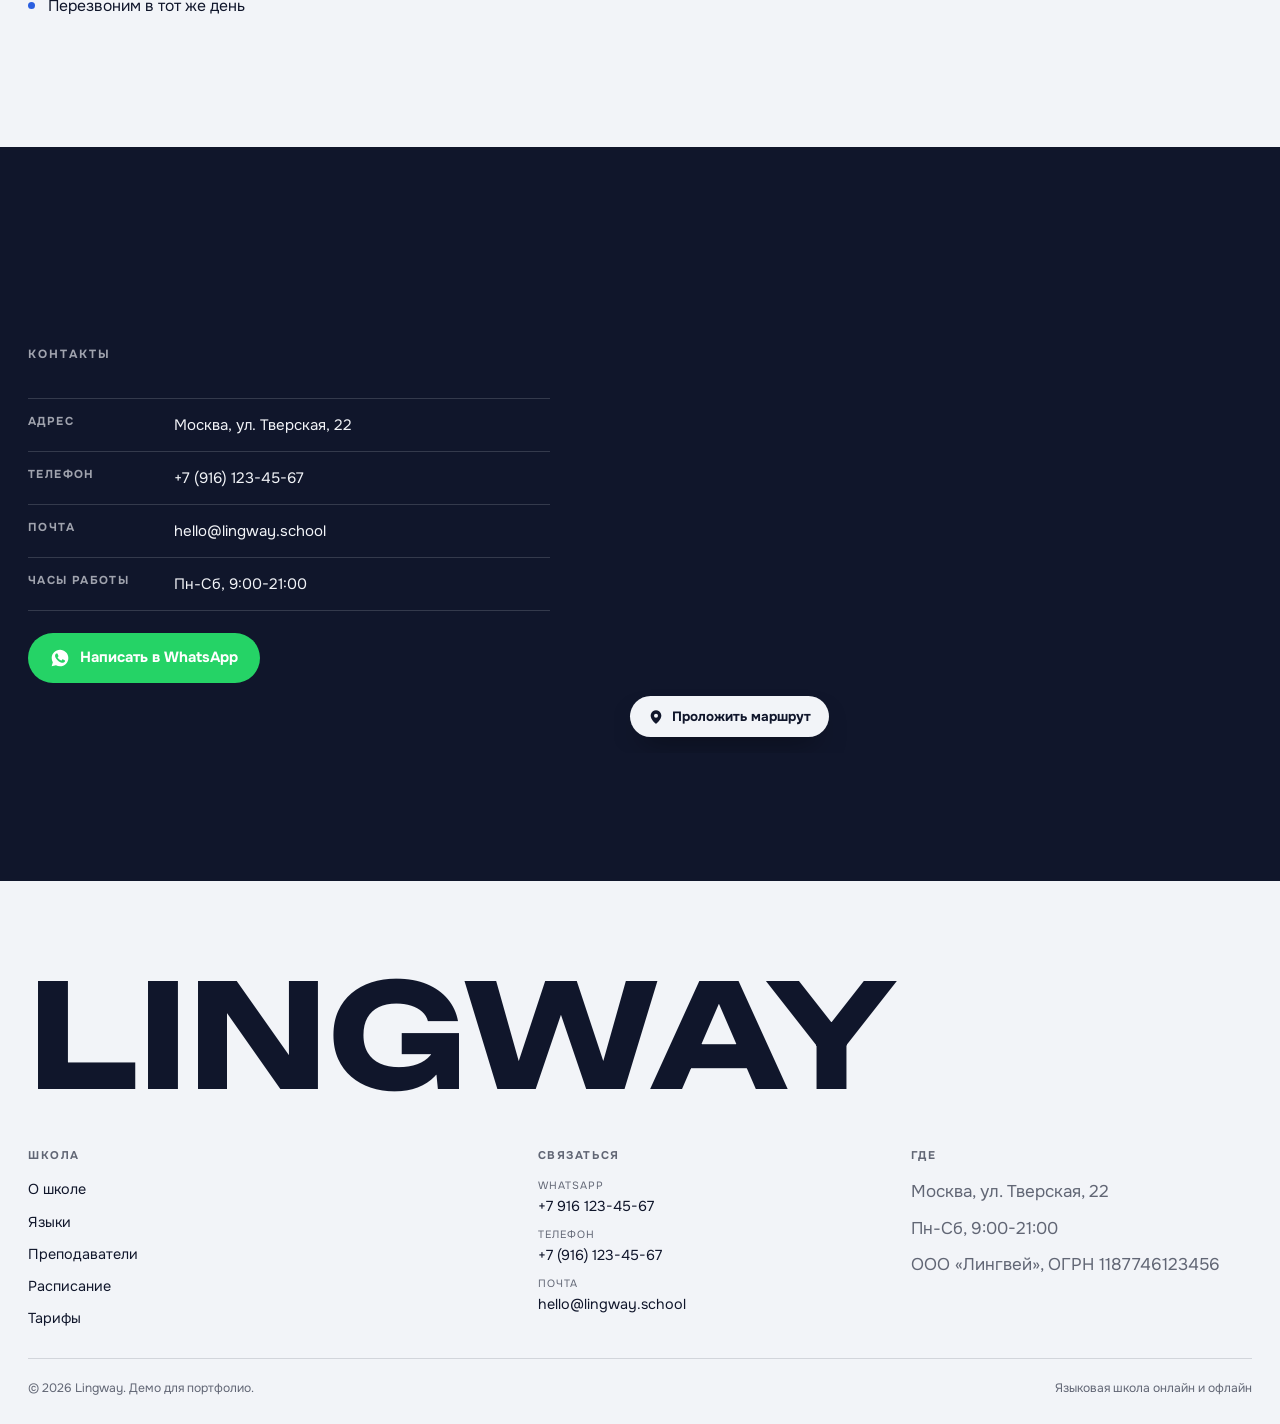
<file: language-school/index.html>
<!doctype html>
<html lang="ru" data-theme="paper">
<head>
  <meta charset="utf-8" />
  <meta name="viewport" content="width=device-width, initial-scale=1" />
  <title>Lingway · языковая школа в Москве</title>
  <meta name="description" content="Lingway учит говорить свободно на английском, немецком, испанском и французском. Преподаватели-носители, группы и индивидуально, онлайн и офлайн." />
  <meta name="theme-color" content="#F2F4F8" />
  <link rel="preconnect" href="https://fonts.googleapis.com" />
  <link rel="preconnect" href="https://fonts.gstatic.com" crossorigin />
  <link href="https://fonts.googleapis.com/css2?family=Unbounded:wght@500;600;700;800&family=Onest:wght@400;500;600;700&display=swap" rel="stylesheet" />
  <link rel="stylesheet" href="shared/motion.css?v=1" />
  <link rel="stylesheet" href="style.css?v=3" />
</head>
<body>

  <div class="field" aria-hidden="true"><i class="b1"></i><i class="b2"></i><i class="b3"></i></div>

  <nav class="pill-nav" aria-label="Основное">
    <ul>
      <li><a href="#about">О школе</a></li>
      <li><a href="#languages">Языки</a></li>
      <li><a href="#teachers">Преподаватели</a></li>
      <li><a href="#schedule">Расписание</a></li>
      <li><a href="#pricing">Тарифы</a></li>
      <li><a href="#contact">Контакты</a></li>
    </ul>
  </nav>

  <div class="dock" data-dock>
    <p>Онлайн и офлайн · Москва</p>
    <a href="#lead" class="btn btn-primary btn-sm magnetic">Пробный урок</a>
  </div>

  <div class="frame">
    <div class="page-wrap">
      <main id="top">

        <!-- ============ 1. HERO · paper ============ -->
        <section class="sec hero" data-theme="paper" data-dock-after>
          <div class="wrap">
            <div class="hero-meta" data-anim="rise">
              <span class="label">English · Deutsch · Español · Français</span>
              <span class="label">Тверская, Москва</span>
              <span class="label">С 2018 года</span>
            </div>

            <h1>
              <span class="display hero-line" data-anim="wipe">Язык, на котором</span>
              <span class="hero-mid">
                <span class="display" data-anim="wipe" data-wd-base="130">вы заговорите</span>
                <span class="hero-photo img-slot shot r-1x1" data-anim="rise" data-d="2">
                  <img src="assets/hero.jpg" alt="Ученик и преподаватель на разговорном занятии в Lingway" fetchpriority="high" decoding="async" data-parallax="-8" />
                </span>
              </span>
            </h1>

            <div class="hero-foot">
              <p class="lead" data-anim="rise" data-d="3">С нами вы заговорите на английском, немецком, испанском или французском. Как вам удобнее: в группе или индивидуально?</p>
              <div class="hero-cta" data-anim="rise" data-d="4">
                <a href="#lead" class="btn btn-primary magnetic">Пробный урок</a>
                <a href="#test" class="btn btn-ghost">Тест на уровень</a>
              </div>
            </div>
          </div>
        </section>

        <!-- ============ 2. ЗАЧЕМ ВАМ НОВЫЙ ЯЗЫК · чернила, скроллер целей ============ -->
        <section class="sec goals-sec" id="goals" data-theme="ink">
          <div class="wrap">
            <div class="classes-head">
              <h2 class="display-2" data-anim="wipe">Зачем вам новый язык</h2>
              <div class="carousel-nav">
                <button class="cbtn" data-scroll="goalsScroll" data-dir="-1" aria-label="Назад">‹</button>
                <button class="cbtn" data-scroll="goalsScroll" data-dir="1" aria-label="Вперёд">›</button>
              </div>
            </div>
            <div class="scroller" id="goalsScroll">
              <div class="scroller-inner">
                <article class="goal">
                  <div class="img-slot shot r-3x4"><img data-parallax="-14" src="assets/goal-travel.jpg" alt="Путешествия" loading="lazy" decoding="async" /></div>
                  <span class="goal-tag">Путешествия</span>
                </article>
                <article class="goal">
                  <div class="img-slot shot r-3x4"><img data-parallax="-10" src="assets/goal-career.jpg" alt="Карьера" loading="lazy" decoding="async" /></div>
                  <span class="goal-tag">Карьера</span>
                </article>
                <article class="goal">
                  <div class="img-slot shot r-3x4"><img data-parallax="-16" src="assets/goal-study.jpg" alt="Учёба за границей" loading="lazy" decoding="async" /></div>
                  <span class="goal-tag">Учёба за границей</span>
                </article>
                <article class="goal">
                  <div class="img-slot shot r-3x4"><img data-parallax="-12" src="assets/goal-relocate.jpg" alt="Переезд" loading="lazy" decoding="async" /></div>
                  <span class="goal-tag">Переезд</span>
                </article>
                <article class="goal">
                  <div class="img-slot shot r-3x4"><img data-parallax="-9" src="assets/goal-exam.jpg" alt="Подготовка к ОГЭ и ЕГЭ" loading="lazy" decoding="async" /></div>
                  <span class="goal-tag">ОГЭ и ЕГЭ</span>
                </article>
              </div>
            </div>
          </div>
        </section>

        <!-- ============ 3. ЯЗЫКИ · paper (без прогресс-баров и диапазонов) ============ -->
        <section class="sec languages-sec" id="languages" data-theme="paper">
          <div class="wrap">
            <span class="label" data-anim="rise">Языки</span>
            <div class="lang-grid">
              <article class="lang-card" data-anim="rise">
                <span class="lang-badge">EN</span>
                <h3>Английский</h3>
                <p>С нуля до свободного разговора. Плюс подготовка к IELTS, ОГЭ и ЕГЭ.</p>
              </article>
              <article class="lang-card" data-anim="rise" data-d="2">
                <span class="lang-badge">DE</span>
                <h3>Немецкий</h3>
                <p>До уровня, с которым можно работать или учиться в Германии.</p>
              </article>
              <article class="lang-card" data-anim="rise" data-d="3">
                <span class="lang-badge">ES</span>
                <h3>Испанский</h3>
                <p>Разговорный испанский для путешествий и переезда.</p>
              </article>
              <article class="lang-card" data-anim="rise" data-d="4">
                <span class="lang-badge">FR</span>
                <h3>Французский</h3>
                <p>С нуля до уровня, с которым сдают DELF.</p>
              </article>
            </div>
          </div>
        </section>

        <!-- ============ 4. ТЕСТ НА УРОВЕНЬ · cobalt ============ -->
        <section class="sec test-sec" id="test" data-theme="cobalt">
          <div class="wrap test-grid">
            <div class="test-copy" data-anim="rise">
              <h2 class="display-2" data-anim="wipe">Узнайте свой уровень за 10 минут</h2>
              <p class="lead">Бесплатный тест покажет, с чего начинать, а не просто выдаст букву с цифрой.</p>
              <a href="#lead" class="btn btn-primary magnetic">Пройти тест</a>
            </div>
            <ol class="test-steps" data-anim="rise" data-d="2">
              <li><span class="step-num">01</span><span>Проходите тест, 10 минут</span></li>
              <li><span class="step-num">02</span><span>Разбираете результат с преподавателем</span></li>
              <li><span class="step-num">03</span><span>Получаете программу под свою цель</span></li>
            </ol>
          </div>
        </section>

        <!-- ============ 5. ПРЕПОДАВАТЕЛИ · paper ============ -->
        <section class="sec teachers-sec" id="teachers" data-theme="paper">
          <div class="wrap">
            <span class="label" data-anim="rise">Преподаватели</span>
            <div class="teacher-grid">
              <article class="teacher" data-anim="rise">
                <div class="img-slot shot r-1x1"><img data-parallax="-8" src="assets/teacher-1.jpg" alt="Charlotte Bennett" loading="lazy" decoding="async" /></div>
                <h3>Charlotte Bennett</h3>
                <p class="teacher-role">Английский · носитель языка, IELTS и ЕГЭ</p>
                <span class="teacher-rating">★ 4.9</span>
              </article>
              <article class="teacher" data-anim="rise" data-d="2">
                <div class="img-slot shot r-1x1"><img data-parallax="-11" src="assets/teacher-2.jpg" alt="Lukas Richter" loading="lazy" decoding="async" /></div>
                <h3>Lukas Richter</h3>
                <p class="teacher-role">Немецкий · носитель языка, для карьеры и учёбы в Германии</p>
                <span class="teacher-rating">★ 4.6</span>
              </article>
              <article class="teacher" data-anim="rise" data-d="3">
                <div class="img-slot shot r-1x1"><img data-parallax="-7" src="assets/teacher-3.jpg" alt="Elena Vidal" loading="lazy" decoding="async" /></div>
                <h3>Elena Vidal</h3>
                <p class="teacher-role">Испанский · носитель языка</p>
                <span class="teacher-rating">★ 5.0</span>
              </article>
              <article class="teacher" data-anim="rise" data-d="4">
                <div class="img-slot shot r-1x1"><img data-parallax="-13" src="assets/teacher-4.jpg" alt="Julien Moreau" loading="lazy" decoding="async" /></div>
                <h3>Julien Moreau</h3>
                <p class="teacher-role">Французский · носитель языка, подготовка к DELF</p>
                <span class="teacher-rating">★ 4.9</span>
              </article>
            </div>
          </div>
        </section>

        <!-- ============ 6. РАСПИСАНИЕ · чернила, по преподавателю ============ -->
        <section class="sec schedule-sec" id="schedule" data-theme="ink">
          <div class="wrap">
            <div class="sec-head-row" data-anim="rise">
              <h2 class="display-2" data-anim="wipe">Расписание по преподавателю</h2>
              <div class="mode-toggle" role="tablist" aria-label="Формат занятий">
                <button class="mode-btn is-active" data-mode="online" role="tab" aria-selected="true">Онлайн</button>
                <button class="mode-btn" data-mode="offline" role="tab" aria-selected="false">Офлайн</button>
              </div>
            </div>
            <div class="teach-sched-grid">
              <article class="teach-sched" data-anim="rise">
                <div class="img-slot shot r-1x1"><img src="assets/teacher-1.jpg" alt="Charlotte Bennett" loading="lazy" decoding="async" /></div>
                <div>
                  <h4>Charlotte <span class="ts-lang">EN</span></h4>
                  <div class="slot" data-mode="online"><span class="slot-day">Пн</span><span class="slot-time">10:00</span></div>
                  <div class="slot" data-mode="offline"><span class="slot-day">Ср</span><span class="slot-time">16:00</span></div>
                  <div class="slot" data-mode="online"><span class="slot-day">Пт</span><span class="slot-time">10:00</span></div>
                  <div class="slot" data-mode="offline"><span class="slot-day">Сб</span><span class="slot-time">11:00</span></div>
                </div>
              </article>
              <article class="teach-sched" data-anim="rise" data-d="2">
                <div class="img-slot shot r-1x1"><img src="assets/teacher-2.jpg" alt="Lukas Richter" loading="lazy" decoding="async" /></div>
                <div>
                  <h4>Lukas <span class="ts-lang">DE</span></h4>
                  <div class="slot" data-mode="offline"><span class="slot-day">Пн</span><span class="slot-time">10:00</span></div>
                  <div class="slot" data-mode="online"><span class="slot-day">Ср</span><span class="slot-time">10:00</span></div>
                  <div class="slot" data-mode="online"><span class="slot-day">Чт</span><span class="slot-time">19:00</span></div>
                  <div class="slot" data-mode="online"><span class="slot-day">Сб</span><span class="slot-time">13:00</span></div>
                </div>
              </article>
              <article class="teach-sched" data-anim="rise" data-d="3">
                <div class="img-slot shot r-1x1"><img src="assets/teacher-3.jpg" alt="Elena Vidal" loading="lazy" decoding="async" /></div>
                <div>
                  <h4>Elena <span class="ts-lang">ES</span></h4>
                  <div class="slot" data-mode="online"><span class="slot-day">Вт</span><span class="slot-time">16:00</span></div>
                  <div class="slot" data-mode="online"><span class="slot-day">Ср</span><span class="slot-time">20:00</span></div>
                  <div class="slot" data-mode="offline"><span class="slot-day">Пт</span><span class="slot-time">15:00</span></div>
                </div>
              </article>
              <article class="teach-sched" data-anim="rise" data-d="4">
                <div class="img-slot shot r-1x1"><img src="assets/teacher-4.jpg" alt="Julien Moreau" loading="lazy" decoding="async" /></div>
                <div>
                  <h4>Julien <span class="ts-lang">FR</span></h4>
                  <div class="slot" data-mode="online"><span class="slot-day">Пн</span><span class="slot-time">19:00</span></div>
                  <div class="slot" data-mode="offline"><span class="slot-day">Чт</span><span class="slot-time">13:00</span></div>
                  <div class="slot" data-mode="online"><span class="slot-day">Пт</span><span class="slot-time">18:00</span></div>
                </div>
              </article>
            </div>
          </div>
        </section>

        <!-- ============ 7. ФОРМАТЫ · paper, компактно ============ -->
        <section class="sec sec-tight formats-sec" data-theme="paper">
          <div class="wrap formats-grid">
            <article class="format" data-anim="rise">
              <h3>Онлайн</h3>
              <ul>
                <li>Есть группы в 7 утра по Москве</li>
                <li>Zoom и общая доска с заданиями</li>
                <li>Записи уроков и материалы</li>
              </ul>
            </article>
            <article class="format" data-anim="rise" data-d="2">
              <h3>Офлайн</h3>
              <ul>
                <li>Занятия в классах в центре Москвы</li>
                <li>Группы до шести человек, круглый стол</li>
                <li>Разговорный клуб по четвергам</li>
              </ul>
            </article>
          </div>
        </section>

        <!-- ============ 8. ТАРИФЫ · чернила, строки ============ -->
        <section class="sec pricing-sec" id="pricing" data-theme="ink" data-dock-stop>
          <div class="wrap">
            <div class="sec-head-row" data-anim="rise">
              <h2 class="display-2" data-anim="wipe">Тарифы</h2>
              <div class="mode-toggle" role="tablist" aria-label="Формат тарифа">
                <button class="mode-btn is-active" data-price-mode="online" role="tab" aria-selected="true">Онлайн</button>
                <button class="mode-btn" data-price-mode="offline" role="tab" aria-selected="false">Офлайн</button>
              </div>
            </div>
            <div class="plans">
              <article class="plan" data-anim="rise">
                <span class="plan-name">Групповые</span>
                <p class="plan-note">8 занятий в месяц, группа до 6 человек. Домашку проверяют до следующего урока.</p>
                <span class="plan-price"><span class="price-num" data-online="3 490" data-offline="3 990">3 490</span><sub>₽/мес</sub></span>
              </article>
              <article class="plan" data-anim="rise" data-d="2">
                <span class="plan-name">Стандарт<span class="plan-flag">Выбирают чаще</span></span>
                <p class="plan-note">12 занятий в месяц, разговорные клубы. Ответ в чате в течение дня.</p>
                <span class="plan-price"><span class="price-num" data-online="7 490" data-offline="8 290">7 490</span><sub>₽/мес</sub></span>
              </article>
              <article class="plan" data-anim="rise" data-d="3">
                <span class="plan-name">Индивидуально</span>
                <p class="plan-note">Программа под задачу: работа, учёба, переезд. Перенос урока за 3 часа до начала, без потери занятия.</p>
                <span class="plan-price"><span class="price-num" data-online="13 900" data-offline="15 400">13 900</span><sub>₽/мес</sub></span>
              </article>
            </div>
          </div>
        </section>

        <!-- ============ 9. О ШКОЛЕ · paper ============ -->
        <section class="sec about-sec" id="about" data-theme="paper">
          <div class="wrap">
            <span class="label" data-anim="rise">О школе</span>
            <p class="manifesto-note" data-anim="rise" data-d="2">Lingway открылась в 2018 году на Тверской. Начинали с одной группы английского по вечерам, сейчас преподаём четыре языка очно и онлайн. Держим группы до шести человек: каждому хватает внимания, и заговорить не страшно.</p>
            <div class="stats-row" data-anim="rise" data-d="3">
              <div class="stat"><span class="stat-num">8</span><span class="stat-label">лет на рынке</span></div>
              <div class="stat"><span class="stat-num">1 240+</span><span class="stat-label">учеников</span></div>
              <div class="stat"><span class="stat-num">4</span><span class="stat-label">языка</span></div>
              <div class="stat"><span class="stat-num">4.9</span><span class="stat-label">средняя оценка</span></div>
            </div>
          </div>
        </section>

        <!-- ============ 10. ОТЗЫВЫ · cobalt ============ -->
        <section class="sec revs-sec" data-theme="cobalt">
          <div class="wrap">
            <span class="label" data-anim="rise">Отзывы</span>
            <div class="revs">
              <figure class="rev" data-anim="rise">
                <div class="rev-stars" aria-label="5 out of 5">★★★★★</div>
                <blockquote>Занимаюсь с Шарлоттой уже полгода, очень терпеливая и всегда объясняет по несколько раз, если не поняла. Стала намного увереннее в английском.</blockquote>
                <figcaption><span class="rev-name">Марина, 27 лет</span><span class="rev-role">английский, с нами с 2025</span></figcaption>
              </figure>
              <figure class="rev" data-anim="rise" data-d="2">
                <div class="rev-stars" aria-label="5 out of 5">★★★★★</div>
                <blockquote>Немецкий с Лукасом идёт легко, хотя язык сложный. Атмосфера на занятиях классная, не боюсь ошибаться.</blockquote>
                <figcaption><span class="rev-name">Игорь, 34 года</span><span class="rev-role">немецкий, с нами с 2024</span></figcaption>
              </figure>
              <figure class="rev" data-anim="rise" data-d="3">
                <div class="rev-stars" aria-label="4 out of 5">★★★★☆</div>
                <blockquote>Хожу к Елене на испанский офлайн, преподаватель супер. Из минусов, иногда группу переносят по времени, но всегда предупреждают заранее.</blockquote>
                <figcaption><span class="rev-name">Настя, 22 года</span><span class="rev-role">испанский, с нами с 2025</span></figcaption>
              </figure>
            </div>
          </div>
        </section>

        <!-- ============ 11. CTA / ЗАЯВКА · paper ============ -->
        <section class="sec cta-sec" id="lead" data-theme="paper" data-dock-stop>
          <div class="wrap cta-grid">
            <div class="cta-copy" data-anim="rise">
              <h2 class="display-2" data-anim="wipe">Запишитесь на бесплатный пробный урок</h2>
              <ul class="cta-list">
                <li>Урок 50 минут, бесплатно</li>
                <li>Скажем честно, какой у вас уровень</li>
                <li>Перезвоним в тот же день</li>
              </ul>
            </div>
            <form class="cta-form" data-anim="rise" data-d="2" id="leadForm" novalidate>
              <div class="field">
                <label for="fName">Имя</label>
                <input type="text" id="fName" name="name" placeholder="Как к вам обращаться" />
              </div>
              <div class="field">
                <label for="fContact">Телефон или email</label>
                <input type="text" id="fContact" name="contact" placeholder="+7 999 000-00-00" />
              </div>
              <div class="field">
                <label for="fLang">Язык</label>
                <select id="fLang" name="language">
                  <option>Английский</option>
                  <option>Немецкий</option>
                  <option>Испанский</option>
                  <option>Французский</option>
                  <option>Пока выбираю</option>
                </select>
              </div>
              <div class="field">
                <label for="fTime">Удобное время</label>
                <select id="fTime" name="time">
                  <option>Утро</option>
                  <option>День</option>
                  <option>Вечер</option>
                </select>
              </div>
              <button type="submit" class="btn btn-primary btn-block magnetic">Записаться</button>
            </form>
          </div>
        </section>

        <!-- ============ 12. КОНТАКТЫ · чернила ============ -->
        <section class="sec contact-sec" id="contact" data-theme="ink">
          <div class="wrap contact-grid">
            <div class="contact-info" data-anim="rise">
              <span class="label">Контакты</span>
              <ul class="loc-list" data-anim="rise" data-d="2">
                <li><span>Адрес</span><span>Москва, ул. Тверская, 22</span></li>
                <li><span>Телефон</span><a href="tel:+79161234567">+7 (916) 123-45-67</a></li>
                <li><span>Почта</span><a href="mailto:hello@lingway.school">hello@lingway.school</a></li>
                <li><span>Часы работы</span><span>Пн-Сб, 9:00-21:00</span></li>
              </ul>
              <a class="wa-btn" href="https://wa.me/79161234567?text=Здравствуйте! Хочу записаться на пробный урок в Lingway." target="_blank" rel="noopener">
                <svg viewBox="0 0 24 24" aria-hidden="true"><path fill="currentColor" d="M12.02 2c-5.5 0-9.98 4.48-9.98 9.98 0 1.76.46 3.48 1.34 4.99L2 22l5.19-1.36a9.94 9.94 0 0 0 4.83 1.23h.01c5.5 0 9.98-4.48 9.98-9.98S17.53 2 12.02 2Zm5.85 14.28c-.25.7-1.45 1.34-2 1.42-.51.08-1.15.11-1.86-.12-.43-.13-.98-.32-1.68-.63-2.96-1.28-4.89-4.25-5.04-4.45-.15-.2-1.21-1.6-1.21-3.06s.77-2.16 1.04-2.46c.27-.3.6-.37.8-.37h.57c.18 0 .43-.07.67.51.25.6.85 2.07.92 2.22.07.15.12.33.02.53-.1.2-.15.32-.3.5-.15.17-.31.39-.44.52-.15.15-.3.31-.13.6.17.3.76 1.25 1.63 2.02 1.12.99 2.06 1.3 2.36 1.45.3.15.47.12.65-.08.17-.2.73-.85.93-1.14.2-.3.4-.25.66-.15.27.1 1.73.82 2.02.97.3.15.5.22.57.34.07.13.07.72-.18 1.42Z"/></svg>
                <span>Написать в WhatsApp</span>
              </a>
            </div>
            <div class="contact-map" data-anim="rise" data-d="2">
              <div class="map-block">
                <iframe class="map-frame" src="https://www.google.com/maps?q=Tverskaya+22,+Moscow&output=embed" loading="lazy" title="Lingway на карте" referrerpolicy="no-referrer-when-downgrade"></iframe>
                <a class="map-cta" href="https://www.google.com/maps/dir/?api=1&destination=Tverskaya+22%2C+Moscow" target="_blank" rel="noopener">
                  <svg class="pin-icon" viewBox="0 0 24 24" aria-hidden="true"><path fill="currentColor" d="M12 2C7.6 2 4 5.6 4 10c0 5.4 7 11.5 7.3 11.7a1 1 0 0 0 1.4 0C13 21.5 20 15.4 20 10c0-4.4-3.6-8-8-8Zm0 11a3 3 0 1 1 0-6 3 3 0 0 1 0 6Z"/></svg>
                  Проложить маршрут
                </a>
              </div>
            </div>
          </div>
        </section>

      </main>
    </div>

    <div class="footer-twin" aria-hidden="true"></div>

    <!-- ============ ПОДВАЛ · paper ============ -->
    <footer class="site-footer" data-theme="paper">
      <div class="wrap">
        <div class="foot-word">LINGWAY</div>

        <div class="foot-grid">
          <div class="foot-col">
            <span class="foot-h">Школа</span>
            <a href="#about">О школе</a>
            <a href="#languages">Языки</a>
            <a href="#teachers">Преподаватели</a>
            <a href="#schedule">Расписание</a>
            <a href="#pricing">Тарифы</a>
          </div>
          <div class="foot-col">
            <span class="foot-h">Связаться</span>
            <a class="foot-contact" href="https://wa.me/79161234567" target="_blank" rel="noopener"><span class="ci">WhatsApp</span><span>+7 916 123-45-67</span></a>
            <a class="foot-contact" href="tel:+79161234567"><span class="ci">Телефон</span><span>+7 (916) 123-45-67</span></a>
            <a class="foot-contact" href="mailto:hello@lingway.school"><span class="ci">Почта</span><span>hello@lingway.school</span></a>
          </div>
          <div class="foot-col">
            <span class="foot-h">Где</span>
            <span>Москва, ул. Тверская, 22</span>
            <span>Пн-Сб, 9:00-21:00</span>
            <span>ООО «Лингвей», ОГРН 1187746123456</span>
          </div>
        </div>

        <div class="foot-bottom">
          <span>© 2026 Lingway. Демо для портфолио.</span>
          <span>Языковая школа онлайн и офлайн</span>
        </div>
      </div>
    </footer>
  </div>

  <script defer src="shared/vendor/gsap.min.js"></script>
  <script defer src="shared/vendor/ScrollTrigger.min.js"></script>
  <script defer src="script.js?v=2"></script>
  <script defer src="shared/motion.js"></script>
</body>
</html>
</file>
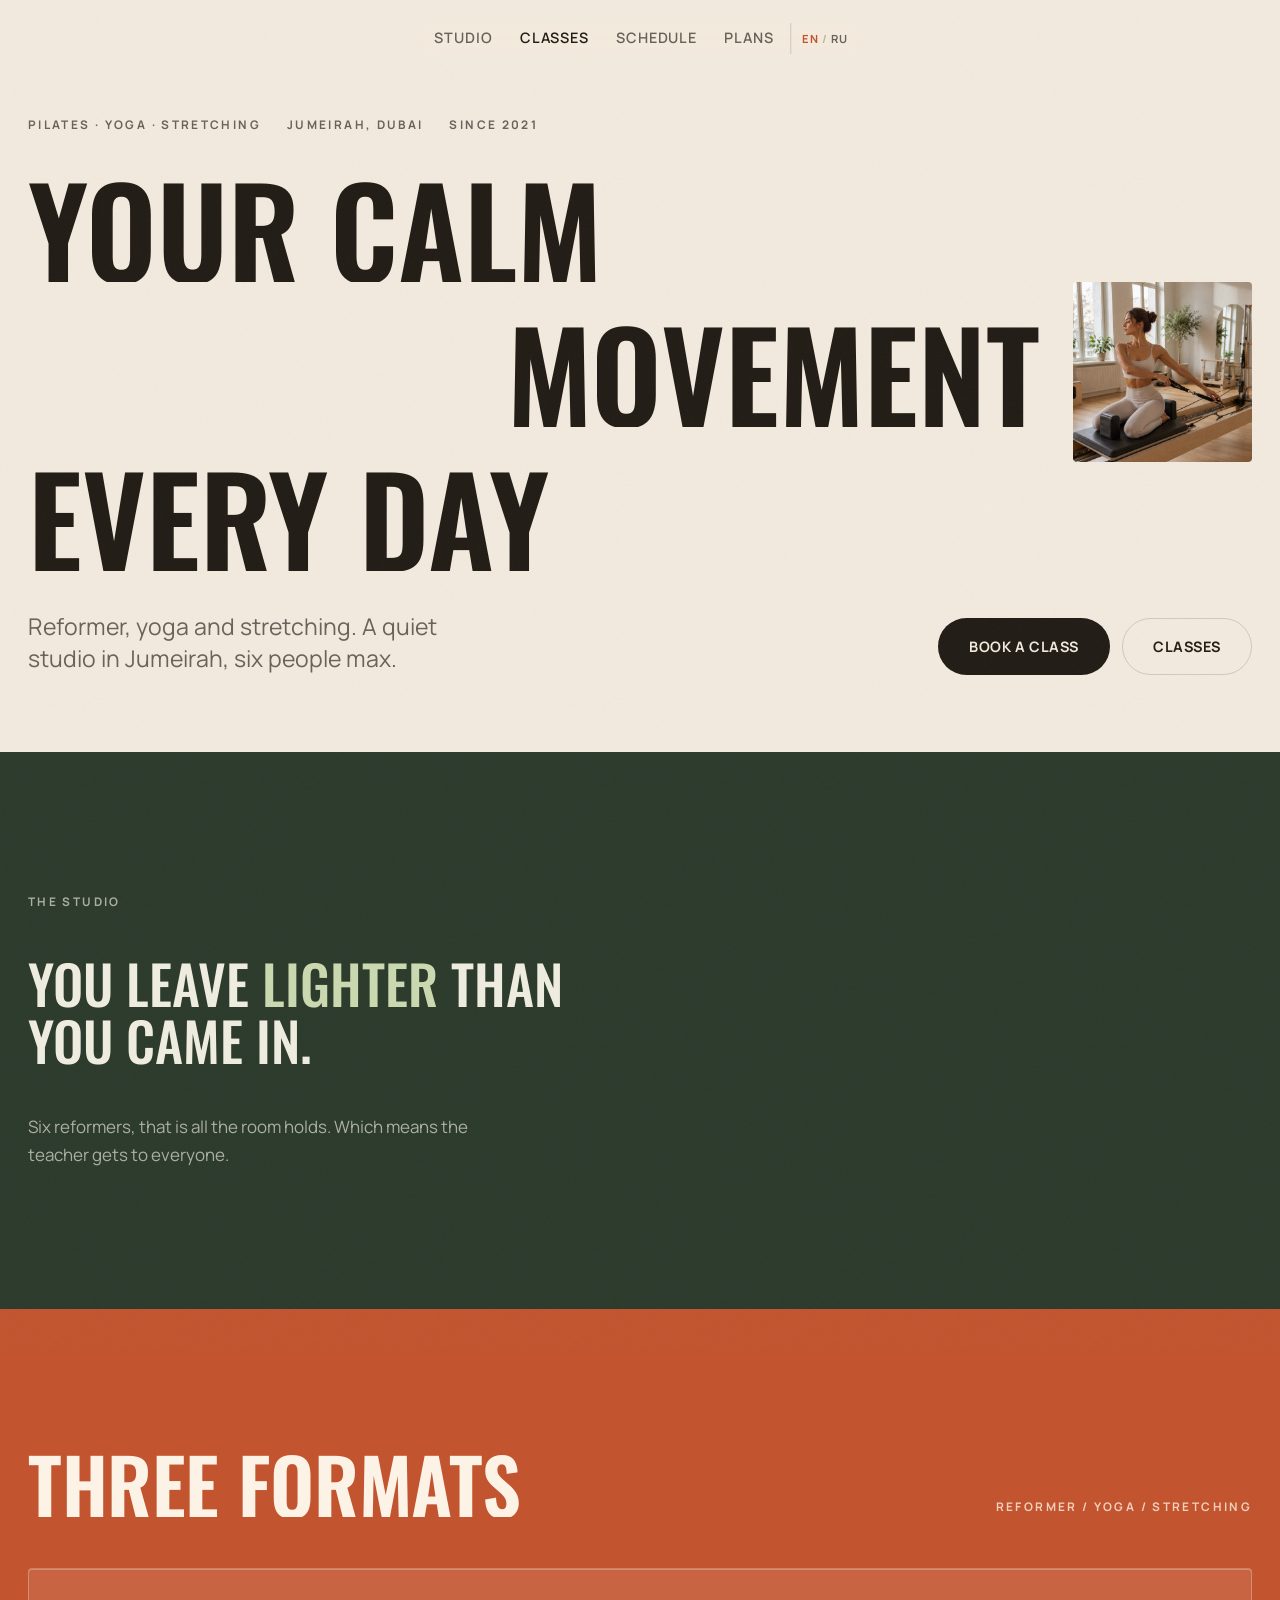
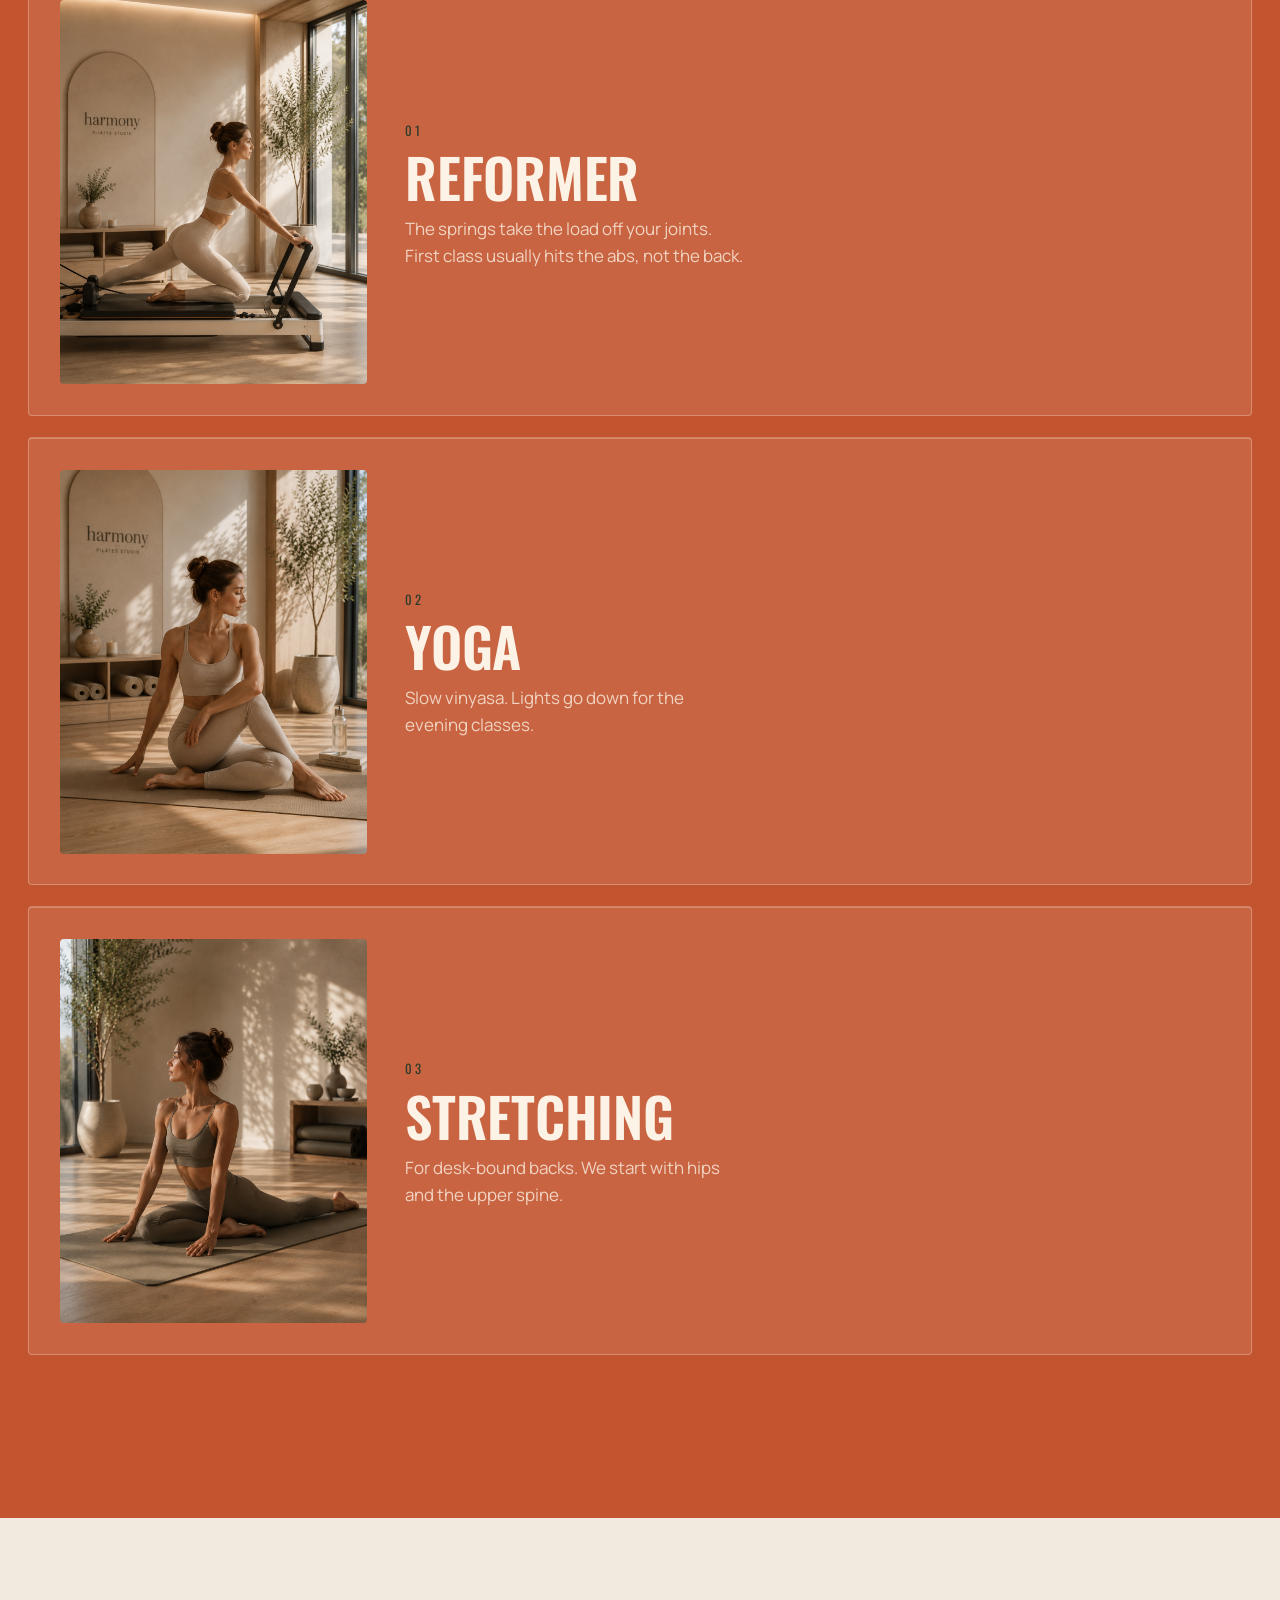
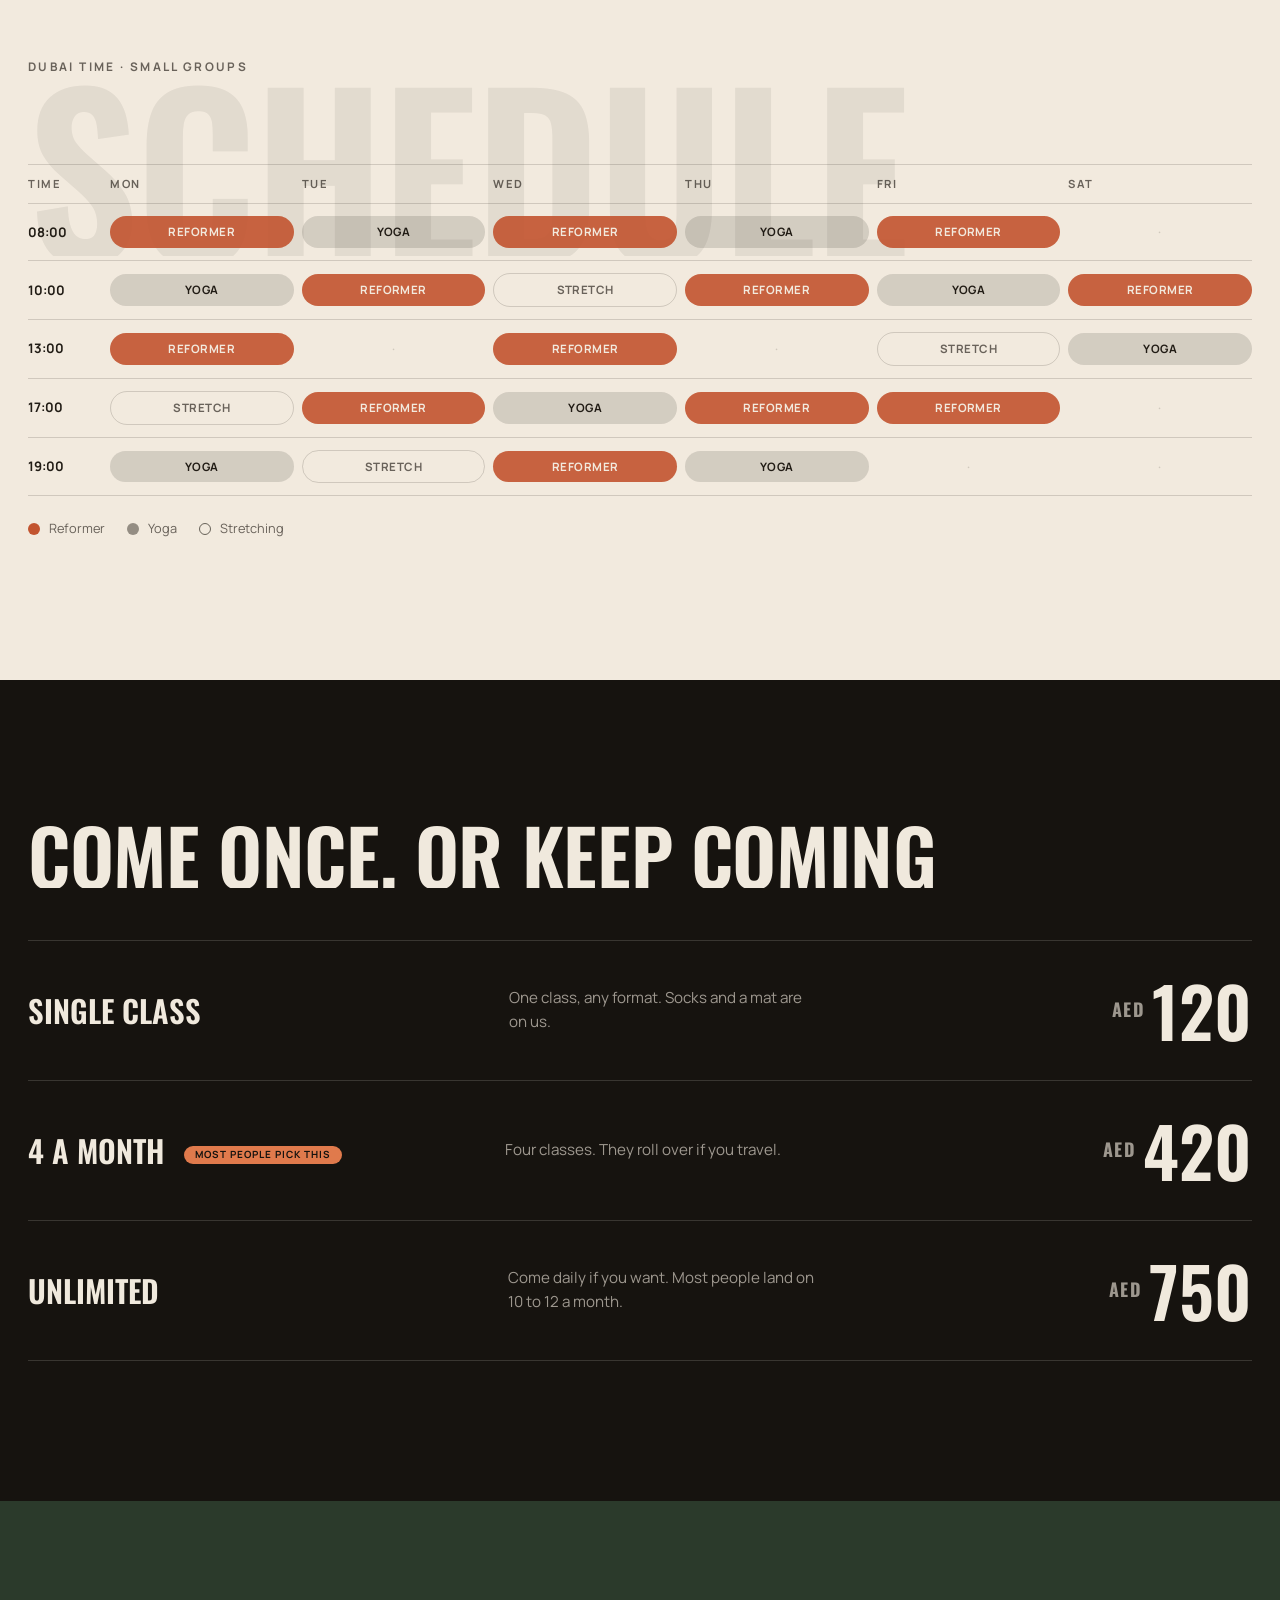
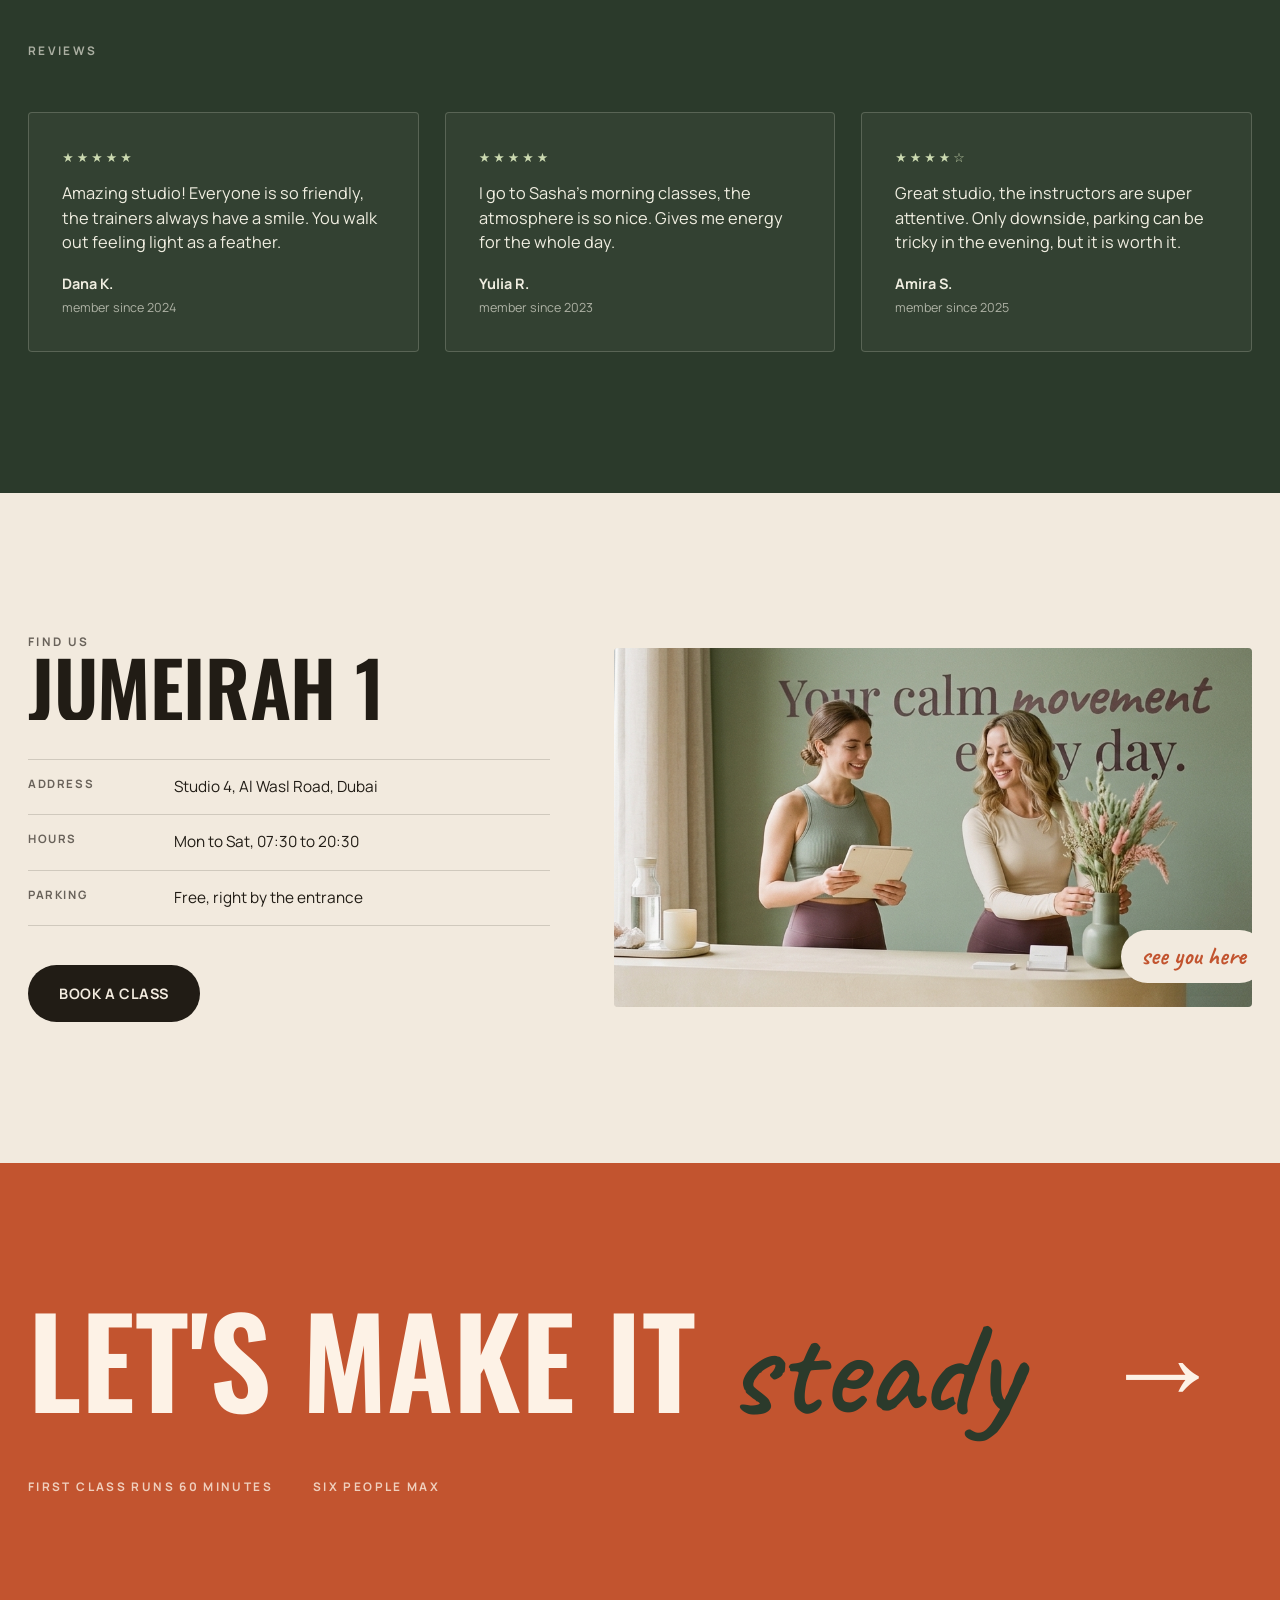
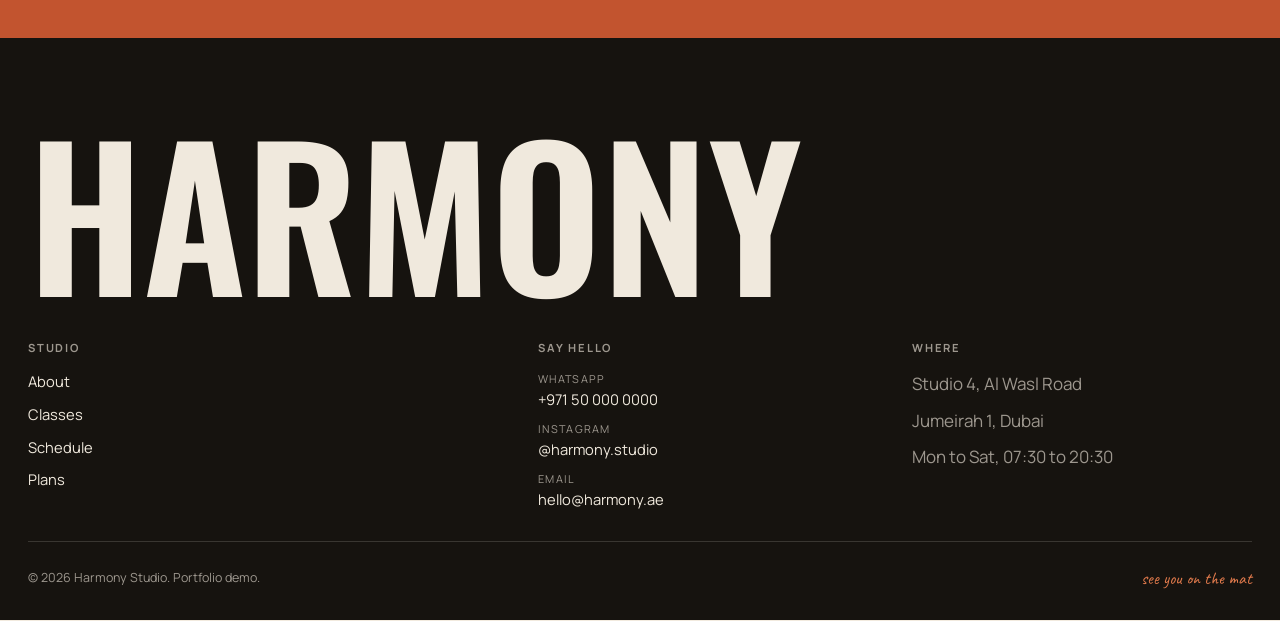
<file: pilates-studio/index.html>
<!doctype html>
<html lang="en" data-theme="paper">
<head>
  <meta charset="utf-8" />
  <meta name="viewport" content="width=device-width, initial-scale=1" />
  <title>Harmony · Pilates, Yoga &amp; Stretching Studio in Dubai</title>
  <meta name="description" content="Harmony is a pilates, yoga and stretching studio in Jumeirah, Dubai. Reformer, yoga and stretching in small groups." />
  <meta name="theme-color" content="#F2EADE" />
  <link rel="preconnect" href="https://fonts.googleapis.com" />
  <link rel="preconnect" href="https://fonts.gstatic.com" crossorigin />
  <link href="https://fonts.googleapis.com/css2?family=Oswald:wght@500;600;700&family=Manrope:wght@400;600;700&family=Caveat:wght@700&display=swap" rel="stylesheet" />
  <link rel="stylesheet" href="shared/motion.css?v=2" />
  <link rel="stylesheet" href="style.css?v=2" />
</head>
<body>

  <div class="field" aria-hidden="true"><i class="b1"></i><i class="b2"></i><i class="b3"></i></div>

  <!-- Пилюля-меню лежит снаружи .frame: внутри трансформируемой
       обёртки position:fixed приклеился бы к странице -->
  <nav class="pill-nav" aria-label="Primary">
    <ul>
      <li><a href="#studio" data-en="Studio" data-ru="Студия"></a></li>
      <li><a href="#classes" data-en="Classes" data-ru="Занятия"></a></li>
      <li><a href="#schedule" data-en="Schedule" data-ru="Расписание"></a></li>
      <li><a href="#plans" data-en="Plans" data-ru="Цены"></a></li>
      <li>
        <button class="pill-lang" id="langToggle" type="button" aria-label="Switch language">
          <span class="lang-opt" data-lang="en">EN</span>
          <span class="lang-sep">/</span>
          <span class="lang-opt" data-lang="ru">RU</span>
        </button>
      </li>
    </ul>
  </nav>

  <div class="dock" data-dock>
    <p data-en="Small groups · Jumeirah" data-ru="Малые группы · Джумейра"></p>
    <a href="#plans" class="btn btn-primary btn-sm magnetic" data-en="Book" data-ru="Записаться"></a>
  </div>

  <div class="frame">
    <div class="page-wrap">
      <main id="top">

        <!-- ============ 1. HERO · бумага ============ -->
        <section class="sec hero" data-theme="paper" data-dock-after>
          <div class="wrap">
            <div class="hero-meta" data-anim="rise">
              <span class="label" data-en="Pilates · Yoga · Stretching" data-ru="Пилатес · Йога · Растяжка"></span>
              <span class="label" data-en="Jumeirah, Dubai" data-ru="Джумейра, Дубай"></span>
              <span class="label" data-en="Since 2021" data-ru="С 2021 года"></span>
            </div>

            <h1>
              <span class="display hero-line-1" data-anim="wipe" data-en="Your calm" data-ru="Спокойное"></span>

              <!-- слово прижато к правому краю, фото стоит рядом -->
              <span class="hero-mid">
                <span class="display" data-anim="wipe" data-wd-base="130" data-en="movement" data-ru="движение"></span>
                <span class="hero-photo shot r-1x1" data-anim="rise" data-d="2">
                  <img src="assets/hero.jpg" alt="A woman practising reformer pilates in a bright studio"
                       width="900" height="1200" fetchpriority="high" decoding="async" />
                </span>
              </span>

              <span class="display hero-line-1" data-anim="wipe" data-wd-base="260" data-en="every day" data-ru="каждый день"></span>
            </h1>

            <div class="hero-foot">
              <p class="lead" data-anim="rise" data-d="3" data-en="Reformer, yoga and stretching. A quiet studio in Jumeirah, six people max." data-ru="Реформер, йога и растяжка. Тихая студия в Джумейре, группы до шести человек."></p>
              <div class="hero-cta" data-anim="rise" data-d="4">
                <a href="#plans" class="btn btn-primary magnetic" data-en="Book a class" data-ru="Записаться"></a>
                <a href="#classes" class="btn btn-ghost" data-en="Classes" data-ru="Занятия"></a>
              </div>
            </div>
          </div>
        </section>

        <!-- ============ 2. МАНИФЕСТ · лес ============ -->
        <!-- Только типографика. Пауза после плотного героя. -->
        <section class="sec manifesto" id="studio" data-theme="forest">
          <div class="wrap">
            <span class="label" data-anim="rise" data-en="The studio" data-ru="О студии"></span>
            <p class="manifesto-text" data-anim="rise" data-d="2">
              <span data-en="You leave" data-ru="Выходишь"></span>
              <em data-en="lighter" data-ru="легче,"></em>
              <span data-en="than you came in." data-ru="чем заходишь."></span>
            </p>
            <p class="manifesto-note" data-anim="rise" data-d="3" data-en="Six reformers, that is all the room holds. Which means the teacher gets to everyone." data-ru="Шесть реформеров, больше в зал не помещается. Значит, тренер успевает подойти к каждому."></p>
          </div>
        </section>

        <!-- ============ 3. ЗАНЯТИЯ · глина, стопка карточек ============ -->
        <section class="sec classes" id="classes" data-theme="clay">
          <div class="wrap">
            <div class="classes-head">
              <h2 class="display-2" data-anim="wipe" data-en="Three formats" data-ru="Три направления"></h2>
              <span class="label" data-anim="rise" data-d="2" data-en="Reformer / Yoga / Stretching" data-ru="Реформер / Йога / Растяжка"></span>
            </div>

            <div class="stack">
              <article class="cls" data-anim="rise">
                <span class="shot r-4x5">
                  <img src="assets/class-reformer.jpg" alt="Reformer pilates class"
                       width="800" height="1000" loading="lazy" decoding="async" />
                </span>
                <div>
                  <span class="cls-num">01</span>
                  <h3 data-en="Reformer" data-ru="Реформер"></h3>
                  <p data-en="The springs take the load off your joints. First class usually hits the abs, not the back." data-ru="Пружины снимают нагрузку с суставов. После первого раза обычно болит пресс, а не спина."></p>
                </div>
              </article>

              <article class="cls" data-anim="rise">
                <span class="shot r-4x5">
                  <img src="assets/class-yoga.jpg" alt="Yoga class"
                       width="800" height="1000" loading="lazy" decoding="async" />
                </span>
                <div>
                  <span class="cls-num">02</span>
                  <h3 data-en="Yoga" data-ru="Йога"></h3>
                  <p data-en="Slow vinyasa. Lights go down for the evening classes." data-ru="Виньяса в медленном темпе. На вечерних занятиях приглушают свет."></p>
                </div>
              </article>

              <article class="cls" data-anim="rise">
                <span class="shot r-4x5">
                  <img src="assets/class-stretch.jpg" alt="Stretching class"
                       width="800" height="1000" loading="lazy" decoding="async" />
                </span>
                <div>
                  <span class="cls-num">03</span>
                  <h3 data-en="Stretching" data-ru="Растяжка"></h3>
                  <p data-en="For desk-bound backs. We start with hips and the upper spine." data-ru="Для тех, кто целый день сидит за столом. Начинаем с бёдер и грудного отдела."></p>
                </div>
              </article>
            </div>
          </div>
        </section>

        <!-- ============ 4. НЕДЕЛЯ · бумага, липкая фоновая надпись ============ -->
        <section class="sec schedule" id="schedule" data-theme="paper">
          <div class="wrap sched-stage">
            <span class="label" data-anim="rise" data-en="Dubai time · small groups" data-ru="Время по Дубаю · малые группы"></span>
            <!-- огромное слово стоит, строки расписания едут поверх -->
            <div class="stickyword" aria-hidden="true" data-en="SCHEDULE" data-ru="РАСПИСАНИЕ"></div>

            <div class="sched-scroll">
              <div class="tt" role="table" aria-label="Weekly schedule">
                <div class="tt-row tt-head" role="row">
                  <span role="columnheader" data-en="Time" data-ru="Время"></span>
                  <span role="columnheader" data-en="Mon" data-ru="Пн"></span>
                  <span role="columnheader" data-en="Tue" data-ru="Вт"></span>
                  <span role="columnheader" data-en="Wed" data-ru="Ср"></span>
                  <span role="columnheader" data-en="Thu" data-ru="Чт"></span>
                  <span role="columnheader" data-en="Fri" data-ru="Пт"></span>
                  <span role="columnheader" data-en="Sat" data-ru="Сб"></span>
                </div>

                <div class="tt-row" role="row">
                  <span class="tt-time" role="cell">08:00</span>
                  <span role="cell" class="cell c-ref" data-en="Reformer" data-ru="Реформер"></span>
                  <span role="cell" class="cell c-yog" data-en="Yoga" data-ru="Йога"></span>
                  <span role="cell" class="cell c-ref" data-en="Reformer" data-ru="Реформер"></span>
                  <span role="cell" class="cell c-yog" data-en="Yoga" data-ru="Йога"></span>
                  <span role="cell" class="cell c-ref" data-en="Reformer" data-ru="Реформер"></span>
                  <span role="cell" class="cell c-non">·</span>
                </div>

                <div class="tt-row" role="row">
                  <span class="tt-time" role="cell">10:00</span>
                  <span role="cell" class="cell c-yog" data-en="Yoga" data-ru="Йога"></span>
                  <span role="cell" class="cell c-ref" data-en="Reformer" data-ru="Реформер"></span>
                  <span role="cell" class="cell c-str" data-en="Stretch" data-ru="Растяжка"></span>
                  <span role="cell" class="cell c-ref" data-en="Reformer" data-ru="Реформер"></span>
                  <span role="cell" class="cell c-yog" data-en="Yoga" data-ru="Йога"></span>
                  <span role="cell" class="cell c-ref" data-en="Reformer" data-ru="Реформер"></span>
                </div>

                <div class="tt-row" role="row">
                  <span class="tt-time" role="cell">13:00</span>
                  <span role="cell" class="cell c-ref" data-en="Reformer" data-ru="Реформер"></span>
                  <span role="cell" class="cell c-non">·</span>
                  <span role="cell" class="cell c-ref" data-en="Reformer" data-ru="Реформер"></span>
                  <span role="cell" class="cell c-non">·</span>
                  <span role="cell" class="cell c-str" data-en="Stretch" data-ru="Растяжка"></span>
                  <span role="cell" class="cell c-yog" data-en="Yoga" data-ru="Йога"></span>
                </div>

                <div class="tt-row" role="row">
                  <span class="tt-time" role="cell">17:00</span>
                  <span role="cell" class="cell c-str" data-en="Stretch" data-ru="Растяжка"></span>
                  <span role="cell" class="cell c-ref" data-en="Reformer" data-ru="Реформер"></span>
                  <span role="cell" class="cell c-yog" data-en="Yoga" data-ru="Йога"></span>
                  <span role="cell" class="cell c-ref" data-en="Reformer" data-ru="Реформер"></span>
                  <span role="cell" class="cell c-ref" data-en="Reformer" data-ru="Реформер"></span>
                  <span role="cell" class="cell c-non">·</span>
                </div>

                <div class="tt-row" role="row">
                  <span class="tt-time" role="cell">19:00</span>
                  <span role="cell" class="cell c-yog" data-en="Yoga" data-ru="Йога"></span>
                  <span role="cell" class="cell c-str" data-en="Stretch" data-ru="Растяжка"></span>
                  <span role="cell" class="cell c-ref" data-en="Reformer" data-ru="Реформер"></span>
                  <span role="cell" class="cell c-yog" data-en="Yoga" data-ru="Йога"></span>
                  <span role="cell" class="cell c-non">·</span>
                  <span role="cell" class="cell c-non">·</span>
                </div>
              </div>
            </div>

            <div class="tt-legend" data-anim="rise">
              <span class="lg"><i class="c-ref"></i><span data-en="Reformer" data-ru="Реформер"></span></span>
              <span class="lg"><i class="c-yog"></i><span data-en="Yoga" data-ru="Йога"></span></span>
              <span class="lg"><i class="c-str"></i><span data-en="Stretching" data-ru="Растяжка"></span></span>
            </div>
          </div>
        </section>

        <!-- ============ 5. ЦЕНЫ · чернила, строки с крупной ценой ============ -->
        <section class="sec plans-sec" id="plans" data-theme="ink" data-dock-stop>
          <div class="wrap">
            <h2 class="display-2" data-anim="wipe" data-en="Come once, or keep coming" data-ru="Один раз или надолго"></h2>

            <div class="plans">
              <article class="plan" data-anim="rise">
                <span class="plan-name" data-en="Single class" data-ru="Разовое"></span>
                <p class="plan-note" data-en="One class, any format. Socks and a mat are on us." data-ru="Одно занятие, любое направление. Коврик и носки дадим."></p>
                <span class="plan-price"><sup>AED</sup>120</span>
              </article>

              <article class="plan" data-anim="rise" data-d="2">
                <span class="plan-name">
                  <span data-en="4 a month" data-ru="4 в месяц"></span>
                  <span class="plan-flag" data-en="Most people pick this" data-ru="Выбирают чаще"></span>
                </span>
                <p class="plan-note" data-en="Four classes. They roll over if you travel." data-ru="Четыре занятия. Не сгорают, если вы в отъезде."></p>
                <span class="plan-price"><sup>AED</sup>420</span>
              </article>

              <article class="plan" data-anim="rise" data-d="3">
                <span class="plan-name" data-en="Unlimited" data-ru="Безлимит"></span>
                <p class="plan-note" data-en="Come daily if you want. Most people land on 10 to 12 a month." data-ru="Ходите хоть каждый день. Обычно выходит 10-12 занятий в месяц."></p>
                <span class="plan-price"><sup>AED</sup>750</span>
              </article>
            </div>
          </div>
        </section>

        <!-- ============ 6. ОТЗЫВЫ · лес ============ -->
        <section class="sec revs-sec" data-theme="forest">
          <div class="wrap">
            <span class="label" data-anim="rise" data-en="Reviews" data-ru="Что говорят"></span>
            <div class="revs">
              <figure class="rev" data-anim="rise">
                <div class="rev-stars" aria-label="5 out of 5">★★★★★</div>
                <blockquote data-en="Amazing studio! Everyone is so friendly, the trainers always have a smile. You walk out feeling light as a feather." data-ru="Невероятно классная студия! Персонал очень доброжелательный, тренеры всегда с улыбкой. Выходишь лёгкой, как пёрышко."></blockquote>
                <figcaption><span class="rev-name">Dana K.</span><span class="rev-role" data-en="member since 2024" data-ru="с нами с 2024"></span></figcaption>
              </figure>
              <figure class="rev" data-anim="rise" data-d="2">
                <div class="rev-stars" aria-label="5 out of 5">★★★★★</div>
                <blockquote data-en="I go to Sasha's morning classes, the atmosphere is so nice. Gives me energy for the whole day." data-ru="Хожу на утренние классы к Саше, очень приятная атмосфера. Заряжаюсь энергией на весь день."></blockquote>
                <figcaption><span class="rev-name">Yulia R.</span><span class="rev-role" data-en="member since 2023" data-ru="с нами с 2023"></span></figcaption>
              </figure>
              <figure class="rev" data-anim="rise" data-d="3">
                <div class="rev-stars" aria-label="4 out of 5">★★★★☆</div>
                <blockquote data-en="Great studio, the instructors are super attentive. Only downside, parking can be tricky in the evening, but it is worth it." data-ru="Отличная студия, инструкторы очень внимательные. Из минусов, вечером бывает сложно с парковкой, но оно того стоит."></blockquote>
                <figcaption><span class="rev-name">Amira S.</span><span class="rev-role" data-en="member since 2025" data-ru="с нами с 2025"></span></figcaption>
              </figure>
            </div>
          </div>
        </section>

        <!-- ============ 7. ЛОКАЦИЯ · бумага ============ -->
        <section class="sec loc-sec" id="location" data-theme="paper">
          <div class="wrap loc-grid">
            <div>
              <span class="label" data-anim="rise" data-en="Find us" data-ru="Как найти"></span>
              <h2 class="display-2" data-anim="wipe" data-d="2" data-en="Jumeirah 1" data-ru="Джумейра 1"></h2>
              <ul class="loc-list" data-anim="rise" data-d="3">
                <li><span data-en="Address" data-ru="Адрес"></span><span data-en="Studio 4, Al Wasl Road, Dubai" data-ru="Studio 4, Al Wasl Road, Дубай"></span></li>
                <li><span data-en="Hours" data-ru="Часы"></span><span data-en="Mon to Sat, 07:30 to 20:30" data-ru="Пн-Сб, 07:30-20:30"></span></li>
                <li><span data-en="Parking" data-ru="Парковка"></span><span data-en="Free, right by the entrance" data-ru="Бесплатная, прямо у входа"></span></li>
              </ul>
              <a href="#plans" class="btn btn-primary magnetic" data-anim="rise" data-d="4" data-en="Book a class" data-ru="Записаться"></a>
            </div>
            <div class="loc-photo shot r-16x9" data-anim="rise" data-d="2">
              <img src="assets/reception.jpg" alt="The Harmony studio reception with the team"
                   width="1000" height="750" loading="lazy" decoding="async" />
              <span class="script" data-en="see you here" data-ru="ждём тебя"></span>
            </div>
          </div>
        </section>

        <!-- ============ 8. ФИНАЛ · глина ============ -->
        <section class="sec final" data-theme="clay" data-dock-stop>
          <div class="wrap">
            <a href="#plans" class="cta-line magnetic" data-anim="rise">
              <span data-en="Let's make it" data-ru="Пусть будет"></span>
              <span class="ticker" aria-hidden="true">
                <span data-en="calm" data-ru="спокойно"></span>
                <span data-en="steady" data-ru="стабильно"></span>
                <span data-en="yours" data-ru="по-твоему"></span>
                <span data-en="a habit" data-ru="привычным"></span>
              </span>
              <span class="cta-arrow" aria-hidden="true">→</span>
            </a>
            <div class="final-foot" data-anim="rise" data-d="2">
              <span class="label" data-en="First class runs 60 minutes" data-ru="Первое занятие 60 минут"></span>
              <span class="label" data-en="Six people max" data-ru="Максимум 6 человек в зале"></span>
            </div>
          </div>
        </section>

      </main>
    </div>

    <div class="footer-twin" aria-hidden="true"></div>

    <!-- ============ ПОДВАЛ · чернила ============ -->
    <footer class="site-footer" data-theme="ink">
      <div class="wrap">
        <div class="foot-word" data-en="HARMONY" data-ru="HARMONY"></div>

        <div class="foot-grid">
          <div class="foot-col">
            <span class="foot-h" data-en="Studio" data-ru="Студия"></span>
            <a href="#studio" data-en="About" data-ru="О студии"></a>
            <a href="#classes" data-en="Classes" data-ru="Занятия"></a>
            <a href="#schedule" data-en="Schedule" data-ru="Расписание"></a>
            <a href="#plans" data-en="Plans" data-ru="Цены"></a>
          </div>
          <div class="foot-col">
            <span class="foot-h" data-en="Say hello" data-ru="Связаться"></span>
            <a href="#!" class="foot-contact"><span class="ci">WhatsApp</span><span>+971 50 000 0000</span></a>
            <a href="#!" class="foot-contact"><span class="ci">Instagram</span><span>@harmony.studio</span></a>
            <a href="#!" class="foot-contact"><span class="ci">Email</span><span>hello@harmony.ae</span></a>
          </div>
          <div class="foot-col">
            <span class="foot-h" data-en="Where" data-ru="Где"></span>
            <span data-en="Studio 4, Al Wasl Road" data-ru="Studio 4, Al Wasl Road"></span>
            <span data-en="Jumeirah 1, Dubai" data-ru="Джумейра 1, Дубай"></span>
            <span data-en="Mon to Sat, 07:30 to 20:30" data-ru="Пн-Сб, 07:30-20:30"></span>
          </div>
        </div>

        <div class="foot-bottom">
          <span data-en="© 2026 Harmony Studio. Portfolio demo." data-ru="© 2026 Harmony Studio. Демо для портфолио."></span>
          <span class="foot-made" data-en="see you on the mat" data-ru="до встречи на коврике"></span>
        </div>
      </div>
    </footer>
  </div>

  <script defer src="shared/vendor/gsap.min.js"></script>
  <script defer src="shared/vendor/ScrollTrigger.min.js"></script>
  <script defer src="script.js"></script>
  <script defer src="shared/motion.js"></script>
</body>
</html>
</file>
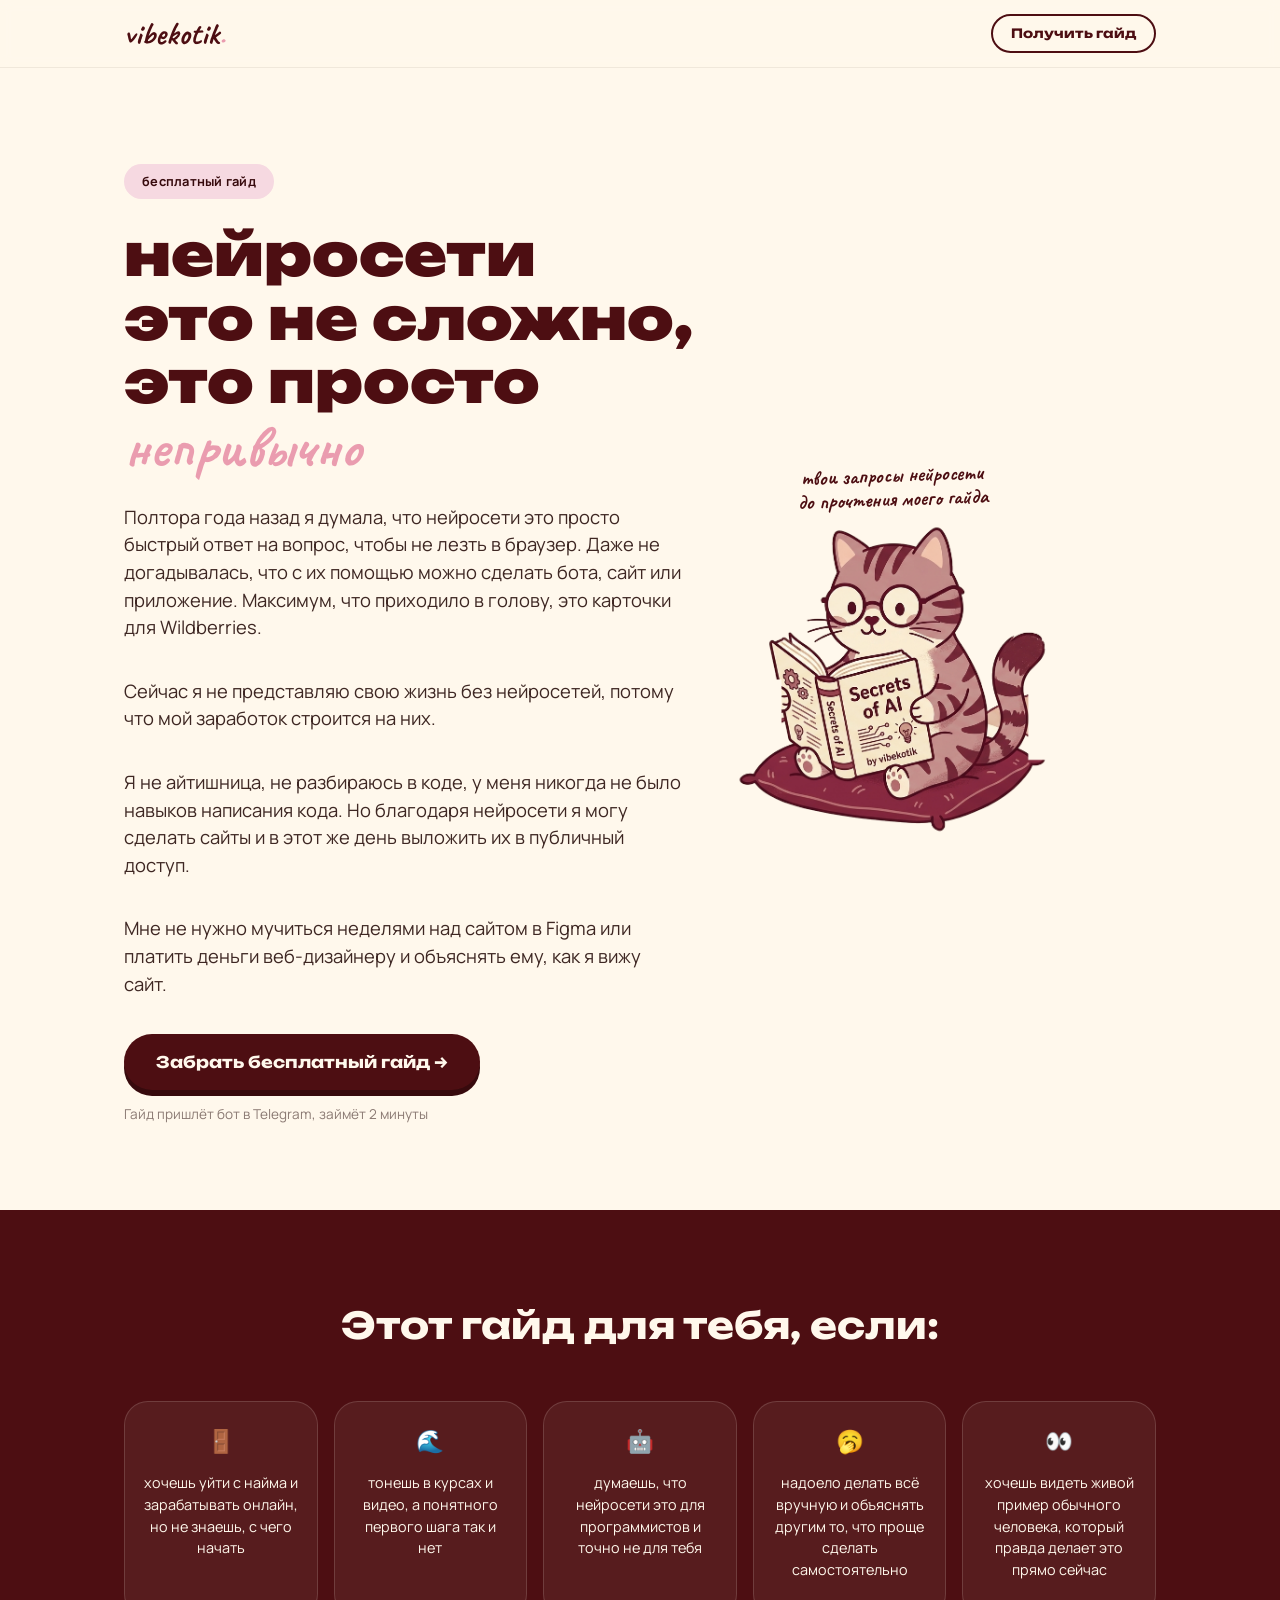
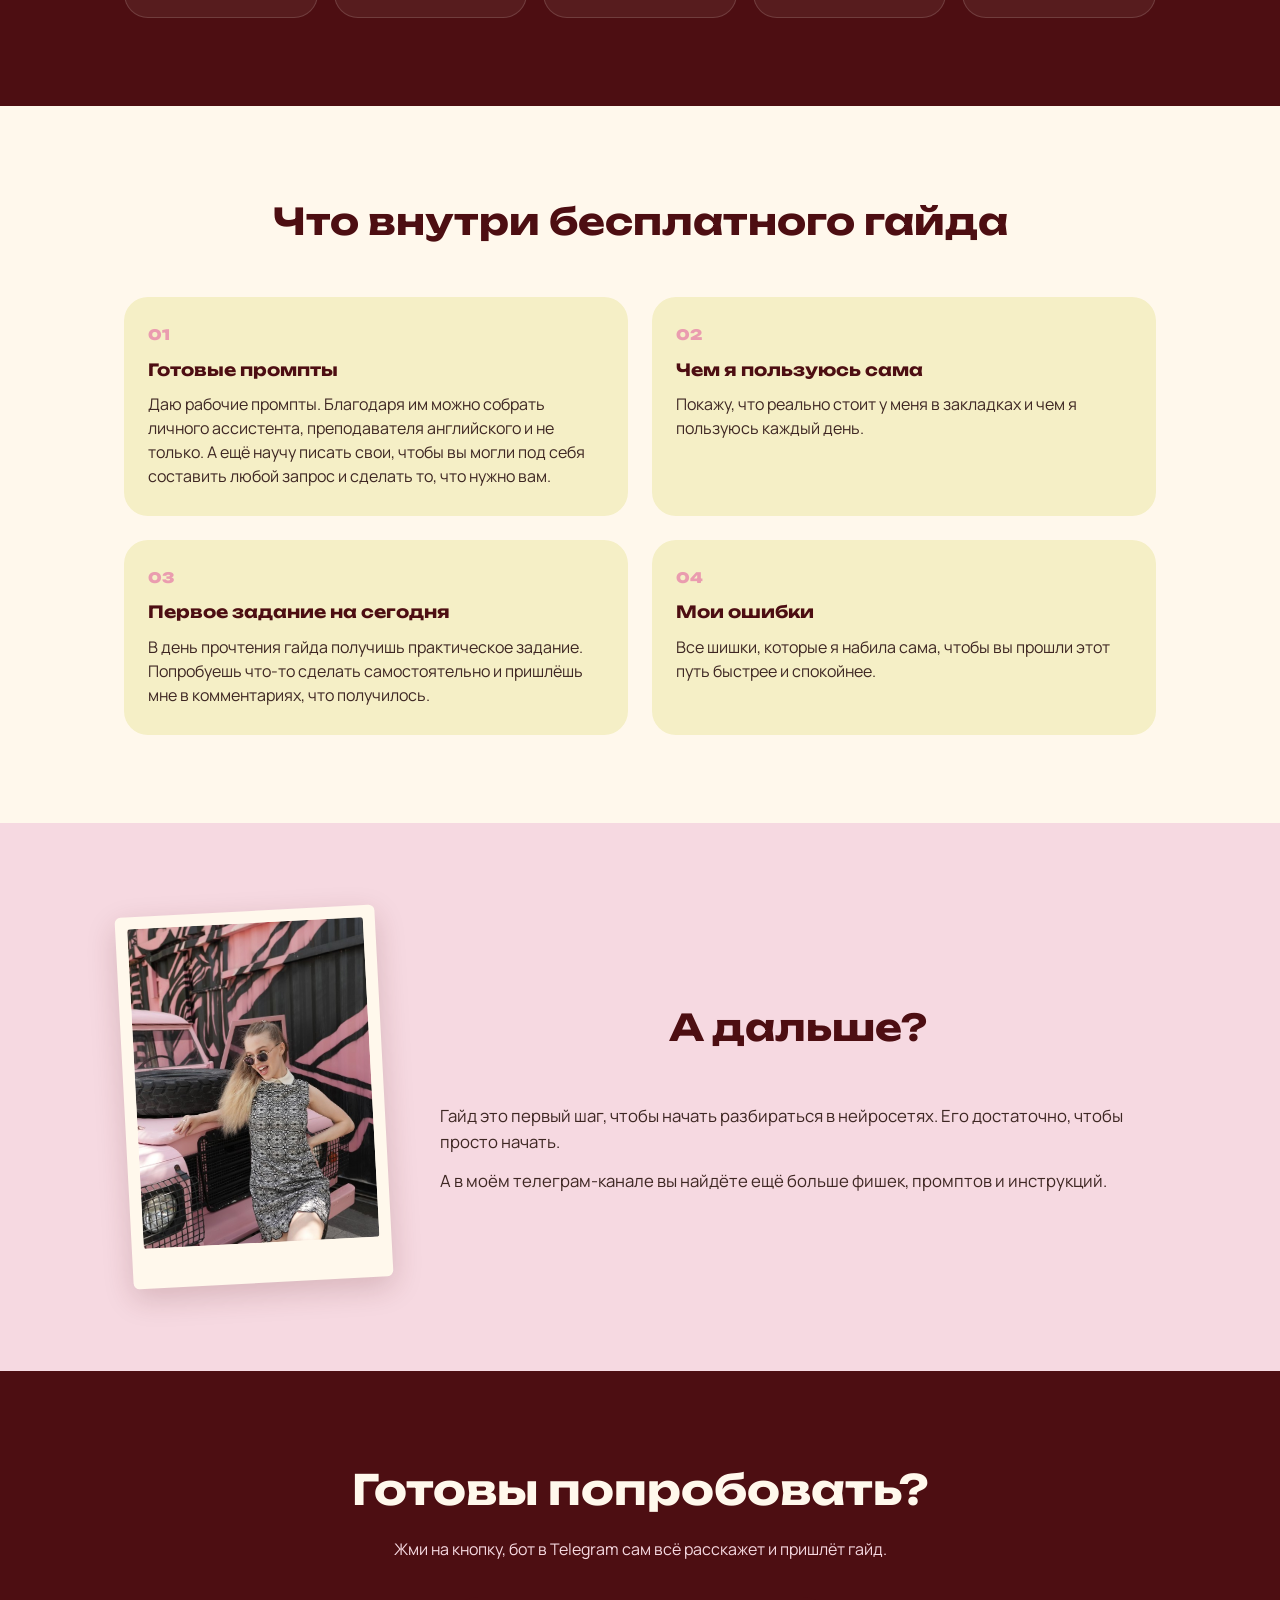
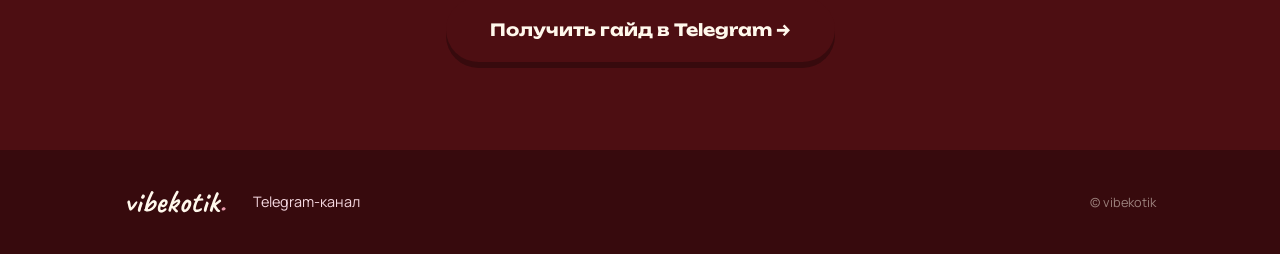
<file: vibekotik/index.html>
<!DOCTYPE html>
<html lang="ru">
<head>
<meta charset="UTF-8">
<meta name="viewport" content="width=device-width, initial-scale=1.0">
<title>vibekotik · гайд по нейросетям</title>
<meta name="description" content="Бесплатный гайд по нейросетям для тех, кто раньше вообще не касался этой темы.">
<link rel="preconnect" href="https://fonts.googleapis.com">
<link rel="preconnect" href="https://fonts.gstatic.com" crossorigin>
<link href="https://fonts.googleapis.com/css2?family=Caveat:wght@600;700&family=Unbounded:wght@500;700;900&family=Manrope:wght@400;500;600;700&display=swap" rel="stylesheet">
<link rel="stylesheet" href="style.css">
</head>
<body>

<header class="site-header">
  <div class="container header-inner">
    <a class="logo" href="#top">vibekotik<span class="logo-dot">.</span></a>
    <a class="btn btn-small btn-outline" href="https://t.me/vibekotik_bot?start=guide_site" target="_blank" rel="noopener">Получить гайд</a>
  </div>
</header>

<main>

  <!-- HERO -->
  <section class="hero" id="top">
    <div class="container hero-inner">
      <div class="hero-text">
        <span class="chip">бесплатный гайд</span>
        <h1 class="hero-title">нейросети это&nbsp;не&nbsp;сложно,<br>это просто <em>непривычно</em></h1>
        <p class="hero-sub">
          Полтора года назад я думала, что нейросети это просто быстрый
          ответ на вопрос, чтобы не лезть в браузер. Даже не догадывалась,
          что с их помощью можно сделать бота, сайт или приложение. Максимум,
          что приходило в голову, это карточки для Wildberries.
        </p>
        <p class="hero-sub">
          Сейчас я не представляю свою жизнь без нейросетей, потому что мой
          заработок строится на них.
        </p>
        <p class="hero-sub">
          Я не айтишница, не разбираюсь в коде, у меня никогда не было навыков
          написания кода. Но благодаря нейросети я могу сделать сайты и в этот
          же день выложить их в публичный доступ.
        </p>
        <p class="hero-sub">
          Мне не нужно мучиться неделями над сайтом в Figma или платить деньги
          веб-дизайнеру и объяснять ему, как я вижу сайт.
        </p>
        <a class="btn btn-primary" href="https://t.me/vibekotik_bot?start=guide_site" target="_blank" rel="noopener">
          Забрать бесплатный гайд →
        </a>
        <p class="hero-note">Гайд пришлёт бот в Telegram, займёт 2 минуты</p>
      </div>

      <div class="hero-cat">
        <p class="cat-caption">твои запросы нейросети<br>до прочтения моего гайда</p>
        <img class="cat-img" src="assets/cat.png" alt="котик в очках читает книгу Secrets of AI">

        <div class="prompt-bubbles" aria-hidden="true">
          <span class="bubble bubble-1">нейросеть, ты живая?</span>
          <span class="bubble bubble-2">почему не понимаешь меня с первого раза</span>
          <span class="bubble bubble-3">а ты точно не робот-шпион</span>
          <span class="bubble bubble-4">сделай красиво, ты поняла как</span>
          <span class="bubble bubble-5">почему не отвечаешь голосом</span>
        </div>
      </div>
    </div>
  </section>

  <!-- FOR WHOM -->
  <section class="section section-dark">
    <div class="container">
      <h2 class="section-title">Этот гайд для тебя, если:</h2>
      <div class="pains-row">
        <div class="card card-dark">
          <span class="card-emoji">🚪</span>
          <p>хочешь уйти с найма и зарабатывать онлайн, но не знаешь, с чего начать</p>
        </div>
        <div class="card card-dark">
          <span class="card-emoji">🌊</span>
          <p>тонешь в курсах и видео, а понятного первого шага так и нет</p>
        </div>
        <div class="card card-dark">
          <span class="card-emoji">🤖</span>
          <p>думаешь, что нейросети это для программистов и точно не для тебя</p>
        </div>
        <div class="card card-dark">
          <span class="card-emoji">🥱</span>
          <p>надоело делать всё вручную и объяснять другим то, что проще сделать самостоятельно</p>
        </div>
        <div class="card card-dark">
          <span class="card-emoji">👀</span>
          <p>хочешь видеть живой пример обычного человека, который правда делает это прямо сейчас</p>
        </div>
      </div>
    </div>
  </section>

  <!-- WHAT'S INSIDE -->
  <section class="section section-light">
    <div class="container">
      <h2 class="section-title section-title-dark">Что внутри бесплатного гайда</h2>
      <div class="grid grid-2">
        <div class="card card-light">
          <span class="card-num">01</span>
          <h3>Готовые промпты</h3>
          <p>Даю рабочие промпты. Благодаря им можно собрать личного ассистента, преподавателя английского и не только. А ещё научу писать свои, чтобы вы могли под себя составить любой запрос и сделать то, что нужно вам.</p>
        </div>
        <div class="card card-light">
          <span class="card-num">02</span>
          <h3>Чем я пользуюсь сама</h3>
          <p>Покажу, что реально стоит у меня в закладках и чем я пользуюсь каждый день.</p>
        </div>
        <div class="card card-light">
          <span class="card-num">03</span>
          <h3>Первое задание на сегодня</h3>
          <p>В день прочтения гайда получишь практическое задание. Попробуешь что-то сделать самостоятельно и пришлёшь мне в комментариях, что получилось.</p>
        </div>
        <div class="card card-light">
          <span class="card-num">04</span>
          <h3>Мои ошибки</h3>
          <p>Все шишки, которые я набила сама, чтобы вы прошли этот путь быстрее и спокойнее.</p>
        </div>
      </div>
    </div>
  </section>

  <!-- ABOUT / SOFT COURSE TEASER -->
  <section class="section section-pink">
    <div class="container about-inner">
      <div class="about-photo"><img src="assets/polina.jpg" alt="Полина"></div>
      <div class="about-text">
        <h2 class="section-title section-title-dark">А дальше?</h2>
        <p>
          Гайд это первый шаг, чтобы начать разбираться в нейросетях. Его
          достаточно, чтобы просто начать.
        </p>
        <p>
          А в моём телеграм-канале вы найдёте ещё больше фишек, промптов
          и инструкций.
        </p>
      </div>
    </div>
  </section>

  <!-- FINAL CTA -->
  <section class="section section-cta">
    <div class="container cta-inner">
      <h2 class="cta-title">Готовы попробовать?</h2>
      <p class="cta-sub">Жми на кнопку, бот в Telegram сам всё расскажет и пришлёт гайд.</p>
      <a class="btn btn-primary btn-large" href="https://t.me/vibekotik_bot?start=guide_site" target="_blank" rel="noopener">
        Получить гайд в Telegram →
      </a>
    </div>
  </section>

</main>

<footer class="site-footer">
  <div class="container footer-inner">
    <a class="logo logo-footer" href="#top">vibekotik<span class="logo-dot">.</span></a>
    <a href="https://t.me/vibek0tik" target="_blank" rel="noopener">Telegram-канал</a>
    <span class="footer-copy">© vibekotik</span>
  </div>
</footer>

</body>
</html>
</file>
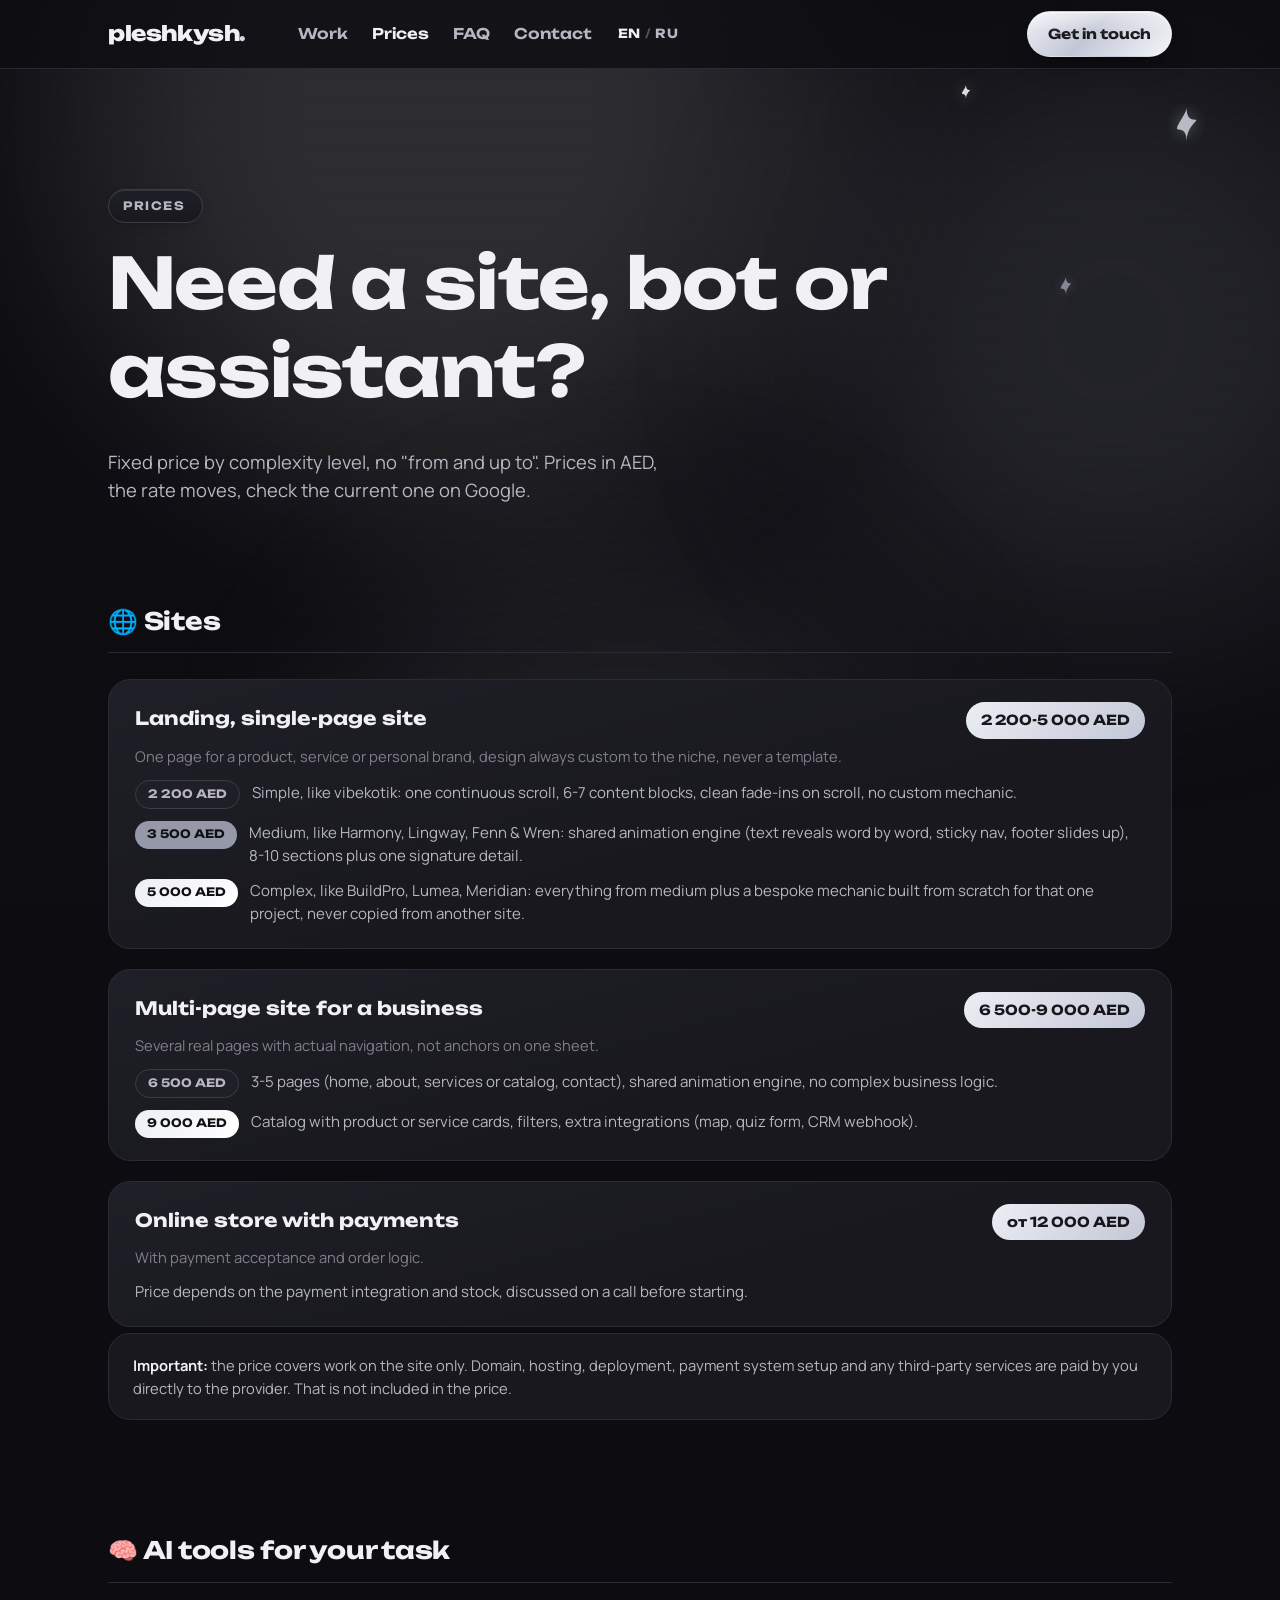
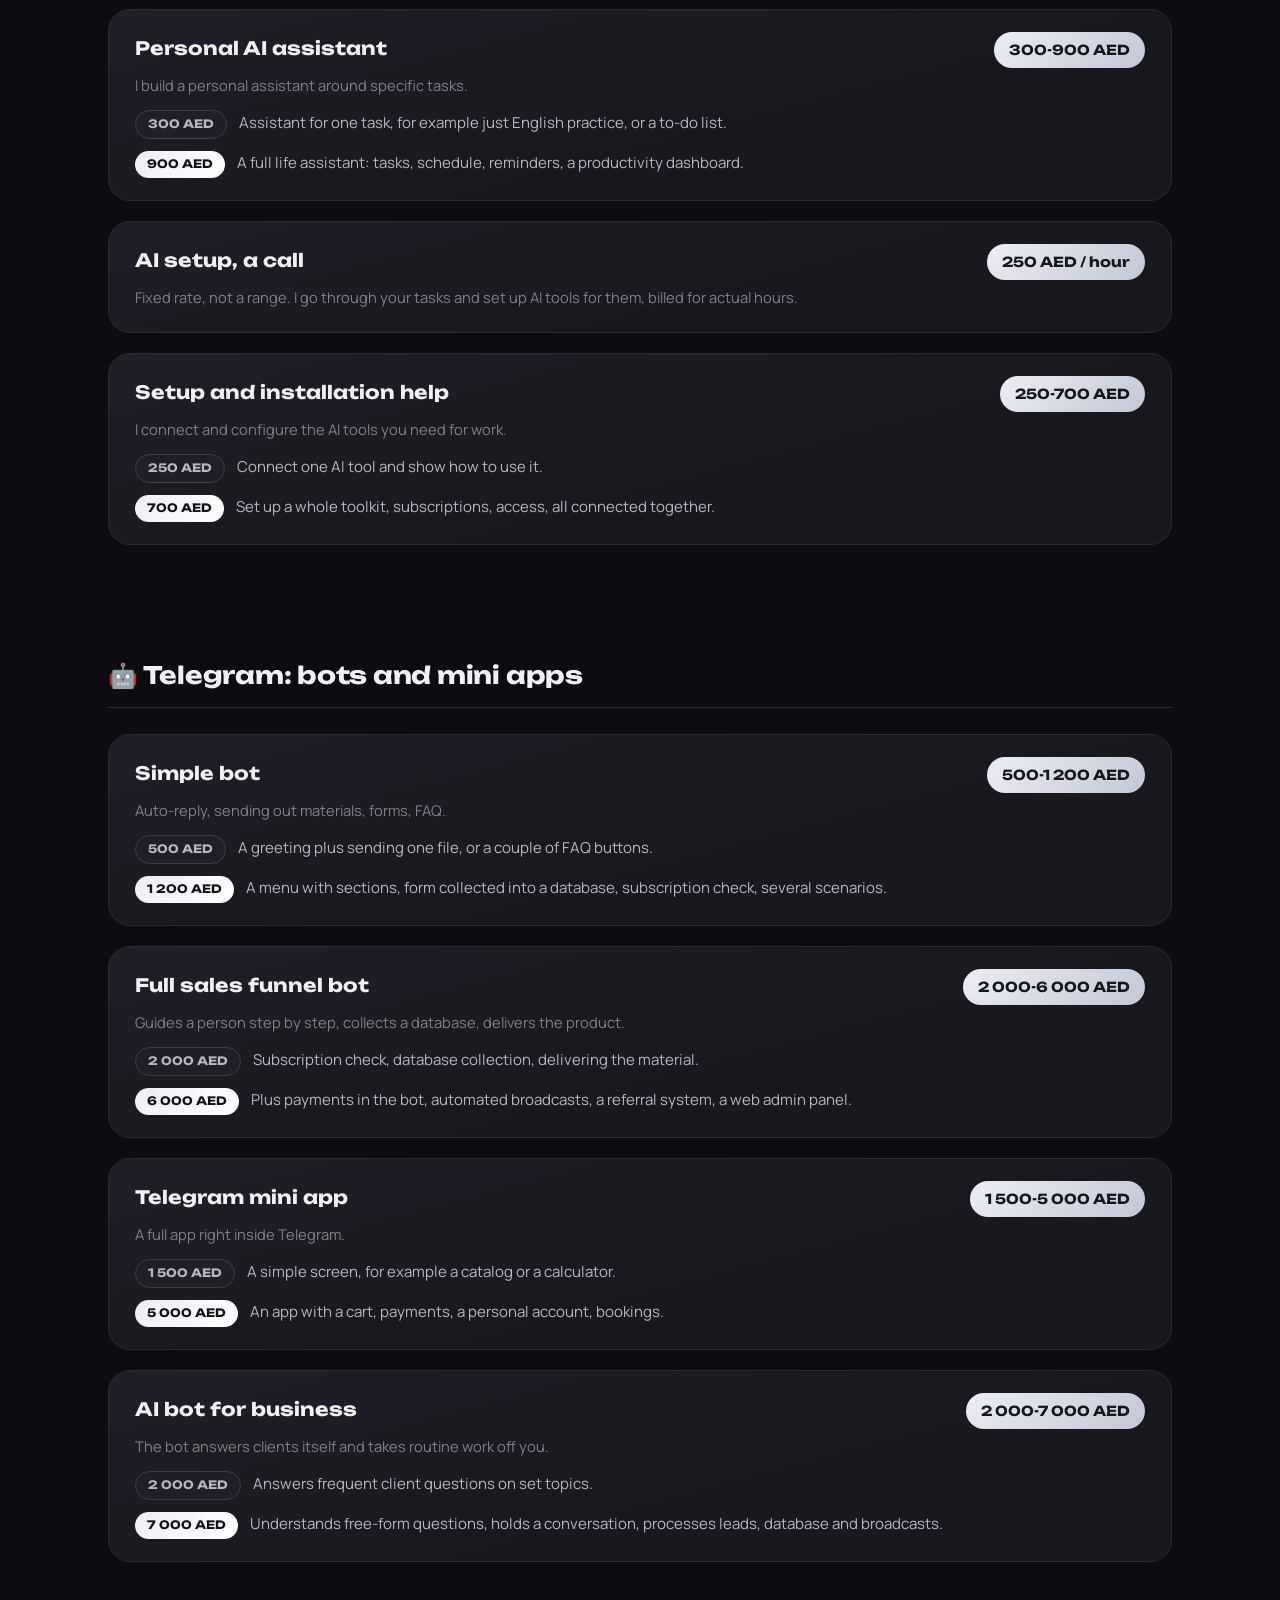
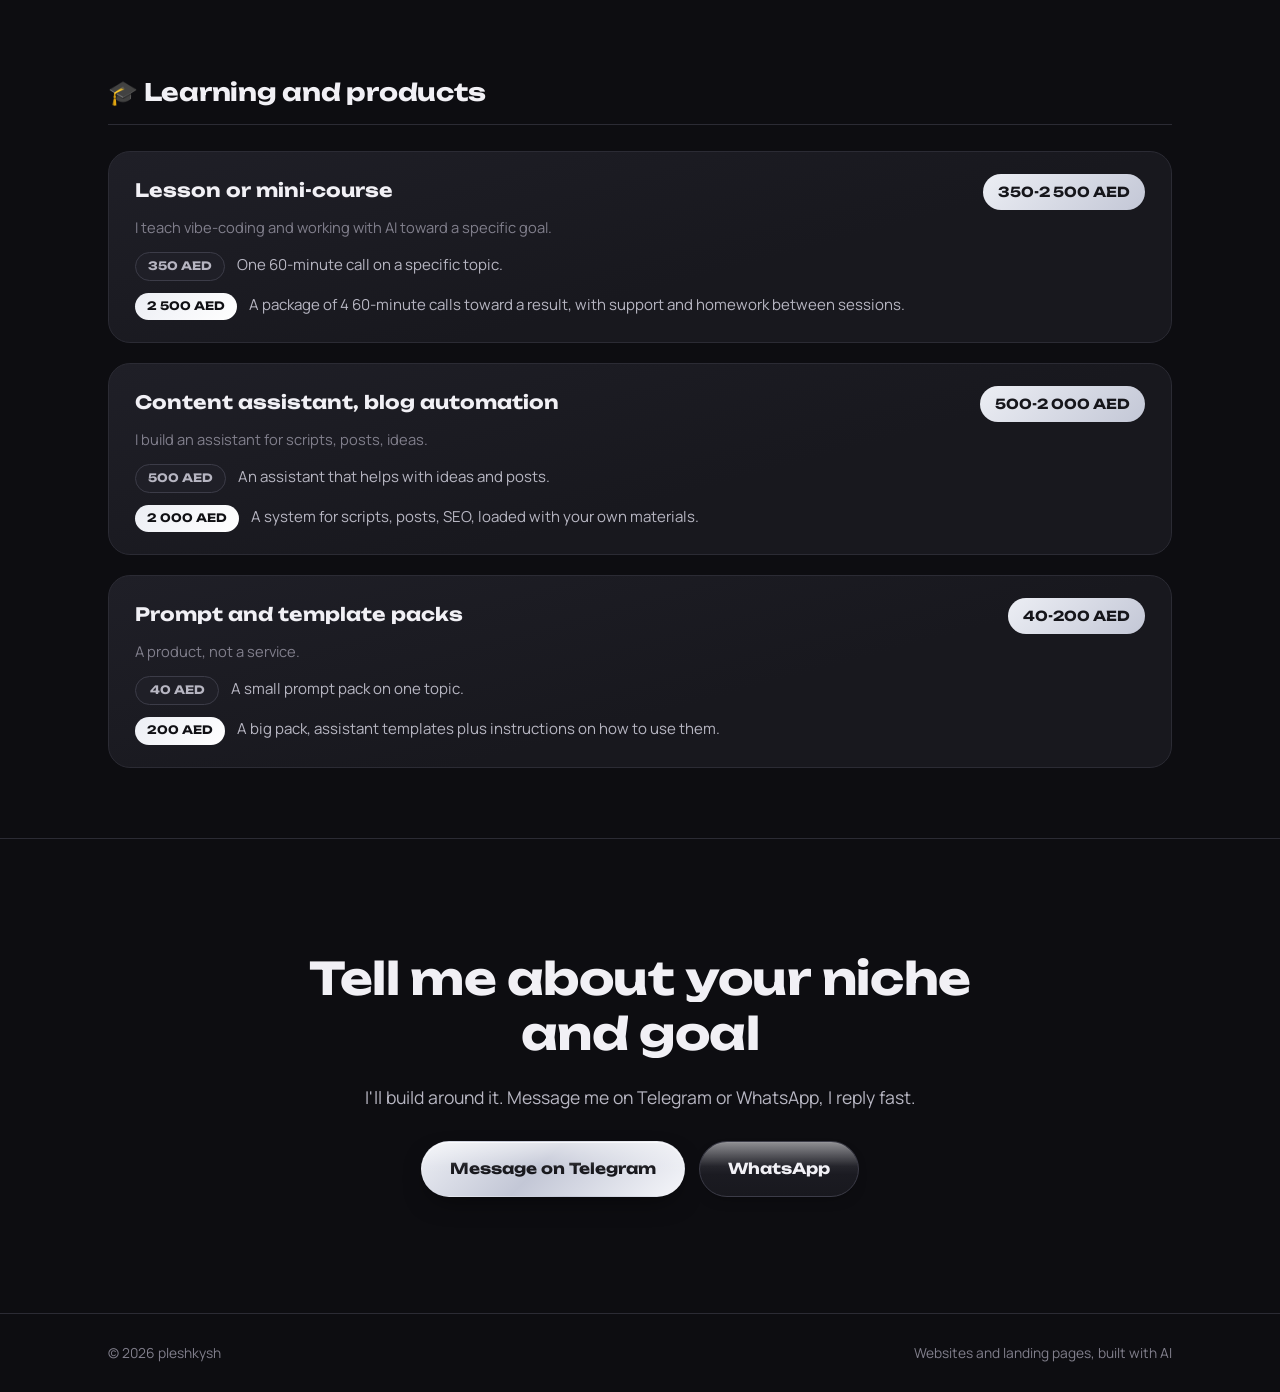
<file: pricing.html>
<!doctype html>
<html lang="ru">
<head>
  <meta charset="utf-8" />
  <meta name="viewport" content="width=device-width, initial-scale=1" />
  <title>Цены · pleshkysh</title>
  <meta name="description" content="Сколько стоит сайт, телеграм-бот или AI-ассистент. Фиксированные цены по уровню сложности, без «от и до»." />
  <link rel="preconnect" href="https://fonts.googleapis.com" />
  <link rel="preconnect" href="https://fonts.gstatic.com" crossorigin />
  <link href="https://fonts.googleapis.com/css2?family=Unbounded:wght@500;700;800;900&family=Manrope:wght@400;500;600;700;800&display=swap" rel="stylesheet" />
  <link rel="stylesheet" href="_shared/motion.css?v=1" />
  <link rel="stylesheet" href="style.css?v=7" />
</head>
<body>

  <div class="field" aria-hidden="true"><i class="b1"></i><i class="b2"></i><i class="b3"></i></div>

  <header class="pf-header">
    <div class="wrap pf-header-inner">
      <a class="wordmark" href="index.html">pleshkysh<span class="wordmark-dot">.</span></a>
      <nav class="pf-nav" aria-label="Основное">
        <a href="index.html" data-en="Work" data-ru="Работы">Работы</a>
        <a href="pricing.html" class="is-active" data-en="Prices" data-ru="Цены">Цены</a>
        <a href="index.html#faq" data-en="FAQ" data-ru="Вопросы">Вопросы</a>
        <a href="#contact" data-en="Contact" data-ru="Связаться">Связаться</a>
        <button class="pill-lang" id="langToggle" type="button" aria-label="Switch language">
          <span class="lang-opt" data-lang="en">EN</span>
          <span class="lang-sep">/</span>
          <span class="lang-opt" data-lang="ru">RU</span>
        </button>
      </nav>
      <a href="#contact" class="btn btn-primary btn-sm magnetic" data-en="Get in touch" data-ru="Обсудить проект">Обсудить проект</a>
    </div>
  </header>

  <main>
    <section class="intro">
      <div class="star star-1" aria-hidden="true"><svg viewBox="0 0 24 24"><path d="M12 0c0 6 2 8.5 6 8.5S12 12 12 24c0-6-2-8.5-6-8.5S12 4 12 0Z"/></svg></div>
      <div class="star star-2" aria-hidden="true"><svg viewBox="0 0 24 24"><path d="M12 0c0 6 2 8.5 6 8.5S12 12 12 24c0-6-2-8.5-6-8.5S12 4 12 0Z"/></svg></div>
      <div class="star star-3" aria-hidden="true"><svg viewBox="0 0 24 24"><path d="M12 0c0 6 2 8.5 6 8.5S12 12 12 24c0-6-2-8.5-6-8.5S12 4 12 0Z"/></svg></div>
      <div class="wrap">
        <p class="intro-eyebrow" data-anim="rise" data-en="Prices" data-ru="Цены">Цены</p>
        <h1 class="intro-title" data-anim="wipe" data-en="Need a site, bot or assistant?" data-ru="Нужен сайт, бот или ассистент?">Нужен сайт, бот или ассистент?</h1>
        <p class="intro-sub" data-anim="rise" data-d="2" data-en="Fixed price by complexity level, no &quot;from and up to&quot;. Prices in AED, the rate moves, check the current one on Google." data-ru="Фиксированная цена под уровень сложности, без «от и до». Цены в AED, курс скачет. Актуальный смотри по Google.">Фиксированная цена под уровень сложности, без «от и до». Цены в AED, курс скачет. Актуальный смотри по Google.</p>
      </div>
    </section>

    <section class="pricing" id="sites">
      <div class="wrap">
        <div class="pricing-head" data-anim="rise">
          <h2 data-en="🌐 Sites" data-ru="🌐 Сайты">🌐 Сайты</h2>
        </div>

        <div class="pricing-grid">
          <div class="svc" data-anim="rise">
            <div class="svc-top">
              <div class="svc-name" data-en="Landing, single-page site" data-ru="Лендинг, одностраничный сайт">Лендинг, одностраничный сайт</div>
              <div class="svc-price">2 200-5 000 AED</div>
            </div>
            <div class="svc-sub" data-en="One page for a product, service or personal brand, design always custom to the niche, never a template." data-ru="Одна страница под продукт, услугу или личный бренд, дизайн всегда свой под нишу, не шаблон.">Одна страница под продукт, услугу или личный бренд, дизайн всегда свой под нишу, не шаблон.</div>
            <div class="svc-line"><span class="svc-tag lo">2 200 AED</span><span data-en="Simple, like vibekotik: one continuous scroll, 6-7 content blocks, clean fade-ins on scroll, no custom mechanic." data-ru="Простой, как vibekotik: один сквозной скролл, 6-7 смысловых блоков, аккуратные fade-in при скролле, без уникальной механики.">Простой, как vibekotik: один сквозной скролл, 6-7 смысловых блоков, аккуратные fade-in при скролле, без уникальной механики.</span></div>
            <div class="svc-line"><span class="svc-tag mid">3 500 AED</span><span data-en="Medium, like Harmony, Lingway, Fenn &amp; Wren: shared animation engine (text reveals word by word, sticky nav, footer slides up), 8-10 sections plus one signature detail." data-ru="Средний, как Harmony, Lingway, Fenn &amp; Wren: общий анимационный движок (текст проявляется по словам, липкое меню, футер выезжает), 8-10 секций плюс одна фирменная деталь.">Средний, как Harmony, Lingway, Fenn &amp; Wren: общий анимационный движок (текст проявляется по словам, липкое меню, футер выезжает), 8-10 секций плюс одна фирменная деталь.</span></div>
            <div class="svc-line"><span class="svc-tag hi">5 000 AED</span><span data-en="Complex, like BuildPro, Lumea, Meridian: everything from medium plus a bespoke mechanic built from scratch for that one project, never copied from another site." data-ru="Сложный, как BuildPro, Lumea, Meridian: всё из среднего плюс bespoke-механика, спроектированная с нуля только под этот проект, не копируется с другого сайта.">Сложный, как BuildPro, Lumea, Meridian: всё из среднего плюс bespoke-механика, спроектированная с нуля только под этот проект, не копируется с другого сайта.</span></div>
          </div>

          <div class="svc" data-anim="rise" data-d="2">
            <div class="svc-top">
              <div class="svc-name" data-en="Multi-page site for a business" data-ru="Многостраничный сайт для бизнеса">Многостраничный сайт для бизнеса</div>
              <div class="svc-price">6 500-9 000 AED</div>
            </div>
            <div class="svc-sub" data-en="Several real pages with actual navigation, not anchors on one sheet." data-ru="Несколько реальных страниц с переходами, не якоря на одной простыне.">Несколько реальных страниц с переходами, не якоря на одной простыне.</div>
            <div class="svc-line"><span class="svc-tag lo">6 500 AED</span><span data-en="3-5 pages (home, about, services or catalog, contact), shared animation engine, no complex business logic." data-ru="3-5 страниц (главная, о нас, услуги или каталог, контакты), общий анимационный движок, без сложной бизнес-логики.">3-5 страниц (главная, о нас, услуги или каталог, контакты), общий анимационный движок, без сложной бизнес-логики.</span></div>
            <div class="svc-line"><span class="svc-tag hi">9 000 AED</span><span data-en="Catalog with product or service cards, filters, extra integrations (map, quiz form, CRM webhook)." data-ru="Каталог с карточками товаров или услуг, фильтры, доп. интеграции (карта, форма-квиз, вебхук в CRM).">Каталог с карточками товаров или услуг, фильтры, доп. интеграции (карта, форма-квиз, вебхук в CRM).</span></div>
          </div>

          <div class="svc" data-anim="rise" data-d="3">
            <div class="svc-top">
              <div class="svc-name" data-en="Online store with payments" data-ru="Интернет-магазин с оплатой">Интернет-магазин с оплатой</div>
              <div class="svc-price">от 12 000 AED</div>
            </div>
            <div class="svc-sub" data-en="With payment acceptance and order logic." data-ru="С приёмом платежей и логикой заказа.">С приёмом платежей и логикой заказа.</div>
            <div class="svc-line" data-en="Price depends on the payment integration and stock, discussed on a call before starting." data-ru="Цена зависит от платёжной интеграции и склада остатков, обсуждается на созвоне до старта.">Цена зависит от платёжной интеграции и склада остатков, обсуждается на созвоне до старта.</div>
          </div>
        </div>

        <div class="pricing-note" data-anim="rise">
          <p><b data-en="Important:" data-ru="Важно:">Важно:</b> <span data-en="the price covers work on the site only. Domain, hosting, deployment, payment system setup and any third-party services are paid by you directly to the provider. That is not included in the price." data-ru="цена, это только работа над сайтом. Домен, хостинг, деплой, подключение платёжной системы и любые сторонние сервисы вы оплачиваете сами, напрямую поставщику. Это не входит в стоимость.">цена, это только работа над сайтом. Домен, хостинг, деплой, подключение платёжной системы и любые сторонние сервисы вы оплачиваете сами, напрямую поставщику. Это не входит в стоимость.</span></p>
        </div>
      </div>
    </section>

    <section class="pricing" id="ai">
      <div class="wrap">
        <div class="pricing-head" data-anim="rise">
          <h2 data-en="🧠 AI tools for your task" data-ru="🧠 Нейросети под задачу">🧠 Нейросети под задачу</h2>
        </div>

        <div class="pricing-grid">
          <div class="svc" data-anim="rise">
            <div class="svc-top">
              <div class="svc-name" data-en="Personal AI assistant" data-ru="Личный AI-ассистент">Личный AI-ассистент</div>
              <div class="svc-price">300-900 AED</div>
            </div>
            <div class="svc-sub" data-en="I build a personal assistant around specific tasks." data-ru="Собираю персонального помощника под конкретные задачи.">Собираю персонального помощника под конкретные задачи.</div>
            <div class="svc-line"><span class="svc-tag lo">300 AED</span><span data-en="Assistant for one task, for example just English practice, or a to-do list." data-ru="Помощник под одну задачу, например только по английскому или список дел.">Помощник под одну задачу, например только по английскому или список дел.</span></div>
            <div class="svc-line"><span class="svc-tag hi">900 AED</span><span data-en="A full life assistant: tasks, schedule, reminders, a productivity dashboard." data-ru="Большой ассистент на всю жизнь: задачи, распорядок, напоминания, строка продуктивности.">Большой ассистент на всю жизнь: задачи, распорядок, напоминания, строка продуктивности.</span></div>
          </div>

          <div class="svc" data-anim="rise" data-d="2">
            <div class="svc-top">
              <div class="svc-name" data-en="AI setup, a call" data-ru="Настройка нейросетей, созвон">Настройка нейросетей, созвон</div>
              <div class="svc-price">250 AED / hour</div>
            </div>
            <div class="svc-sub" data-en="Fixed rate, not a range. I go through your tasks and set up AI tools for them, billed for actual hours." data-ru="Фиксированная ставка, не диапазон. Разбираю задачи и настраиваю нейросети под них, оплата за фактическое число часов.">Фиксированная ставка, не диапазон. Разбираю задачи и настраиваю нейросети под них, оплата за фактическое число часов.</div>
          </div>

          <div class="svc" data-anim="rise" data-d="3">
            <div class="svc-top">
              <div class="svc-name" data-en="Setup and installation help" data-ru="Помощь с установкой и подключением">Помощь с установкой и подключением</div>
              <div class="svc-price">250-700 AED</div>
            </div>
            <div class="svc-sub" data-en="I connect and configure the AI tools you need for work." data-ru="Подключаю и настраиваю нужные нейросети под работу.">Подключаю и настраиваю нужные нейросети под работу.</div>
            <div class="svc-line"><span class="svc-tag lo">250 AED</span><span data-en="Connect one AI tool and show how to use it." data-ru="Подключить одну нейросеть и показать, как пользоваться.">Подключить одну нейросеть и показать, как пользоваться.</span></div>
            <div class="svc-line"><span class="svc-tag hi">700 AED</span><span data-en="Set up a whole toolkit, subscriptions, access, all connected together." data-ru="Настроить целый набор инструментов, подписки, доступы, всё связать вместе.">Настроить целый набор инструментов, подписки, доступы, всё связать вместе.</span></div>
          </div>
        </div>
      </div>
    </section>

    <section class="pricing" id="bots">
      <div class="wrap">
        <div class="pricing-head" data-anim="rise">
          <h2 data-en="🤖 Telegram: bots and mini apps" data-ru="🤖 Телеграм: боты и мини-приложения">🤖 Телеграм: боты и мини-приложения</h2>
        </div>

        <div class="pricing-grid">
          <div class="svc" data-anim="rise">
            <div class="svc-top">
              <div class="svc-name" data-en="Simple bot" data-ru="Простой бот">Простой бот</div>
              <div class="svc-price">500-1 200 AED</div>
            </div>
            <div class="svc-sub" data-en="Auto-reply, sending out materials, forms, FAQ." data-ru="Автоответчик, выдача материалов, анкеты, FAQ.">Автоответчик, выдача материалов, анкеты, FAQ.</div>
            <div class="svc-line"><span class="svc-tag lo">500 AED</span><span data-en="A greeting plus sending one file, or a couple of FAQ buttons." data-ru="Приветствие плюс выдача одного файла, или пара кнопок FAQ.">Приветствие плюс выдача одного файла, или пара кнопок FAQ.</span></div>
            <div class="svc-line"><span class="svc-tag hi">1 200 AED</span><span data-en="A menu with sections, form collected into a database, subscription check, several scenarios." data-ru="Меню с разделами, сбор анкеты в базу, проверка подписки, несколько сценариев.">Меню с разделами, сбор анкеты в базу, проверка подписки, несколько сценариев.</span></div>
          </div>

          <div class="svc" data-anim="rise" data-d="2">
            <div class="svc-top">
              <div class="svc-name" data-en="Full sales funnel bot" data-ru="Бот-воронка под ключ">Бот-воронка под ключ</div>
              <div class="svc-price">2 000-6 000 AED</div>
            </div>
            <div class="svc-sub" data-en="Guides a person step by step, collects a database, delivers the product." data-ru="Ведёт по шагам, собирает базу, выдаёт продукт.">Ведёт по шагам, собирает базу, выдаёт продукт.</div>
            <div class="svc-line"><span class="svc-tag lo">2 000 AED</span><span data-en="Subscription check, database collection, delivering the material." data-ru="Проверка подписки, сбор базы, выдача материала.">Проверка подписки, сбор базы, выдача материала.</span></div>
            <div class="svc-line"><span class="svc-tag hi">6 000 AED</span><span data-en="Plus payments in the bot, automated broadcasts, a referral system, a web admin panel." data-ru="Плюс оплата в боте, автоматические рассылки, реферальная система, веб-админка.">Плюс оплата в боте, автоматические рассылки, реферальная система, веб-админка.</span></div>
          </div>

          <div class="svc" data-anim="rise" data-d="3">
            <div class="svc-top">
              <div class="svc-name" data-en="Telegram mini app" data-ru="Мини-приложение в телеграме">Мини-приложение в телеграме</div>
              <div class="svc-price">1 500-5 000 AED</div>
            </div>
            <div class="svc-sub" data-en="A full app right inside Telegram." data-ru="Полноценное приложение прямо внутри телеграма.">Полноценное приложение прямо внутри телеграма.</div>
            <div class="svc-line"><span class="svc-tag lo">1 500 AED</span><span data-en="A simple screen, for example a catalog or a calculator." data-ru="Простой экран, например каталог или калькулятор.">Простой экран, например каталог или калькулятор.</span></div>
            <div class="svc-line"><span class="svc-tag hi">5 000 AED</span><span data-en="An app with a cart, payments, a personal account, bookings." data-ru="Приложение с корзиной, оплатой, личным кабинетом, записью.">Приложение с корзиной, оплатой, личным кабинетом, записью.</span></div>
          </div>

          <div class="svc" data-anim="rise" data-d="4">
            <div class="svc-top">
              <div class="svc-name" data-en="AI bot for business" data-ru="AI-бот для бизнеса">AI-бот для бизнеса</div>
              <div class="svc-price">2 000-7 000 AED</div>
            </div>
            <div class="svc-sub" data-en="The bot answers clients itself and takes routine work off you." data-ru="Бот сам отвечает клиентам и снимает рутину.">Бот сам отвечает клиентам и снимает рутину.</div>
            <div class="svc-line"><span class="svc-tag lo">2 000 AED</span><span data-en="Answers frequent client questions on set topics." data-ru="Отвечает на частые вопросы клиентов по заданным темам.">Отвечает на частые вопросы клиентов по заданным темам.</span></div>
            <div class="svc-line"><span class="svc-tag hi">7 000 AED</span><span data-en="Understands free-form questions, holds a conversation, processes leads, database and broadcasts." data-ru="Понимает свободные вопросы, ведёт диалог, обрабатывает заявки, база и рассылки.">Понимает свободные вопросы, ведёт диалог, обрабатывает заявки, база и рассылки.</span></div>
          </div>
        </div>
      </div>
    </section>

    <section class="pricing" id="learn">
      <div class="wrap">
        <div class="pricing-head" data-anim="rise">
          <h2 data-en="🎓 Learning and products" data-ru="🎓 Обучение и продукты">🎓 Обучение и продукты</h2>
        </div>

        <div class="pricing-grid">
          <div class="svc" data-anim="rise">
            <div class="svc-top">
              <div class="svc-name" data-en="Lesson or mini-course" data-ru="Урок или мини-курс">Урок или мини-курс</div>
              <div class="svc-price">350-2 500 AED</div>
            </div>
            <div class="svc-sub" data-en="I teach vibe-coding and working with AI toward a specific goal." data-ru="Учу вайбкодингу и работе с нейросетями под конкретную цель.">Учу вайбкодингу и работе с нейросетями под конкретную цель.</div>
            <div class="svc-line"><span class="svc-tag lo">350 AED</span><span data-en="One 60-minute call on a specific topic." data-ru="Один созвон, 60 минут, по конкретной теме.">Один созвон, 60 минут, по конкретной теме.</span></div>
            <div class="svc-line"><span class="svc-tag hi">2 500 AED</span><span data-en="A package of 4 60-minute calls toward a result, with support and homework between sessions." data-ru="Пакет из 4 созвонов по 60 минут до результата, с поддержкой и домашками между встречами.">Пакет из 4 созвонов по 60 минут до результата, с поддержкой и домашками между встречами.</span></div>
          </div>

          <div class="svc" data-anim="rise" data-d="2">
            <div class="svc-top">
              <div class="svc-name" data-en="Content assistant, blog automation" data-ru="Контент-помощник, автоматизация блога">Контент-помощник, автоматизация блога</div>
              <div class="svc-price">500-2 000 AED</div>
            </div>
            <div class="svc-sub" data-en="I build an assistant for scripts, posts, ideas." data-ru="Собираю ассистента под сценарии, посты, идеи.">Собираю ассистента под сценарии, посты, идеи.</div>
            <div class="svc-line"><span class="svc-tag lo">500 AED</span><span data-en="An assistant that helps with ideas and posts." data-ru="Ассистент, который помогает с идеями и постами.">Ассистент, который помогает с идеями и постами.</span></div>
            <div class="svc-line"><span class="svc-tag hi">2 000 AED</span><span data-en="A system for scripts, posts, SEO, loaded with your own materials." data-ru="Система под сценарии, посты, SEO, с загруженными материалами клиента.">Система под сценарии, посты, SEO, с загруженными материалами клиента.</span></div>
          </div>

          <div class="svc" data-anim="rise" data-d="3">
            <div class="svc-top">
              <div class="svc-name" data-en="Prompt and template packs" data-ru="Наборы промптов и шаблонов">Наборы промптов и шаблонов</div>
              <div class="svc-price">40-200 AED</div>
            </div>
            <div class="svc-sub" data-en="A product, not a service." data-ru="Продукт, а не услуга.">Продукт, а не услуга.</div>
            <div class="svc-line"><span class="svc-tag lo">40 AED</span><span data-en="A small prompt pack on one topic." data-ru="Маленький набор промптов под одну тему.">Маленький набор промптов под одну тему.</span></div>
            <div class="svc-line"><span class="svc-tag hi">200 AED</span><span data-en="A big pack, assistant templates plus instructions on how to use them." data-ru="Большой пакет, шаблоны ассистентов плюс инструкция как пользоваться.">Большой пакет, шаблоны ассистентов плюс инструкция как пользоваться.</span></div>
          </div>
        </div>
      </div>
    </section>

    <section class="contact" id="contact">
      <div class="wrap contact-inner">
        <h2 class="contact-title" data-anim="wipe" data-en="Tell me about your niche and goal" data-ru="Расскажите про нишу и задачу">Расскажите про нишу и задачу</h2>
        <p class="contact-sub" data-anim="rise" data-en="I'll build around it. Message me on Telegram or WhatsApp, I reply fast." data-ru="Соберу под неё. Пишите в Telegram или WhatsApp, отвечаю быстро.">Соберу под неё. Пишите в Telegram или WhatsApp, отвечаю быстро.</p>
        <div class="contact-actions" data-anim="rise" data-d="2">
          <a href="https://t.me/pleshkanp?text=Здравствуйте! Хочу обсудить проект." target="_blank" rel="noopener" class="btn btn-primary magnetic" data-en="Message on Telegram" data-ru="Написать в Telegram">Написать в Telegram</a>
          <a href="https://wa.me/971526682170?text=Здравствуйте! Хочу обсудить проект." target="_blank" rel="noopener" class="btn btn-outline magnetic">WhatsApp</a>
        </div>
      </div>
    </section>
  </main>

  <footer class="pf-footer">
    <div class="wrap pf-footer-inner">
      <span>© 2026 pleshkysh</span>
      <span data-en="Websites and landing pages, built with AI" data-ru="Сайты и лендинги на нейросетях">Сайты и лендинги на нейросетях</span>
    </div>
  </footer>

  <script src="lang.js?v=1"></script>
  <script defer src="_shared/vendor/gsap.min.js"></script>
  <script defer src="_shared/vendor/ScrollTrigger.min.js"></script>
  <script defer src="_shared/motion.js"></script>
</body>
</html>
</file>
<file: _shared/motion.css>
/* ============================================================
   motion.css — общий слой движения для всех кейсов портфолио.
   Правится ТОЛЬКО здесь, в кейсы разносится через sync.sh.

   Что внутри:
   - единая палитра easing (одинаковая на всех сайтах = почерк)
   - reveal при скролле + три страховки, чтобы контент не пропал
   - clip-path wipe заголовков по словам
   - живое поле фона (блобы + зерно) на scroll-timeline
   - плавающая пилюля-меню и нижний док
   - word-ticker для финального CTA
   ============================================================ */

:root {
  /* Одна пара кривых на весь сайт. Разные кривые в разных местах
     это главное, что отличает самописный сайт от сделанного. */
  --ease: cubic-bezier(0.22, 1, 0.36, 1);        /* базовая, out-quint */
  --ease-open: cubic-bezier(0.32, 0.72, 0, 1);   /* только раскрытия */
  --dur: 0.8s;
  --dur-fast: 0.35s;
}

/* ------------------------------------------------------------
   1. REVEAL при скролле
   Элементы видимы по умолчанию. Прячем ТОЛЬКО когда JS подтвердил,
   что он жив (класс на <html>). Иначе при упавшем скрипте
   страница осталась бы пустой.
   ------------------------------------------------------------ */
html.js-anim [data-anim="rise"] {
  opacity: 0;
  transform: translateY(18px);
}
html.js-anim [data-anim="rise"].in {
  opacity: 1;
  transform: none;
  transition: opacity var(--dur) var(--ease), transform var(--dur) var(--ease);
}
html.js-anim [data-anim="rise"][data-d="1"].in { transition-delay: 70ms; }
html.js-anim [data-anim="rise"][data-d="2"].in { transition-delay: 140ms; }
html.js-anim [data-anim="rise"][data-d="3"].in { transition-delay: 210ms; }
html.js-anim [data-anim="rise"][data-d="4"].in { transition-delay: 280ms; }

/* Страховка: если JS отключён совсем, ничего не прячем */
@media (scripting: none) {
  html.js-anim [data-anim="rise"] { opacity: 1; transform: none; }
}

/* ------------------------------------------------------------
   2. WIPE заголовков по словам
   Слово одновременно выезжает снизу и «протирается» маской.
   Две РАЗНЫЕ длительности (0.8s маска / 0.6s сдвиг) дают вес;
   одинаковые дали бы плоское движение.
   ------------------------------------------------------------ */
/* Стартовое значение 1 = «видно». Если поставить 0, заголовки
   исчезнут навсегда при любой осечке скрипта: зарегистрированное
   свойство перебивает запасное значение в var(--wipe, 1). */
@property --wipe {
  syntax: "<number>";
  inherits: false;
  initial-value: 1;
}

.w-word {
  display: inline-block;
  white-space: pre;
  overflow: hidden;
  /* маска доезжает до конца раньше тайминга, хвост движения
     происходит уже на полностью видимом слове */
  clip-path: inset(0 0 calc(100% - var(--wipe, 1) * 150%) 0);
}
.w-inner { display: inline-block; }

html.js-anim [data-anim="wipe"] .w-word { --wipe: 0; }
html.js-anim [data-anim="wipe"] .w-inner { transform: translateY(105%); }

html.js-anim [data-anim="wipe"].in .w-word {
  --wipe: 1;
  transition: --wipe var(--dur) var(--ease) var(--wd, 0ms);
}
html.js-anim [data-anim="wipe"].in .w-inner {
  transform: none;
  transition: transform 0.6s var(--ease) var(--wd, 0ms);
}

@media (scripting: none) {
  html.js-anim [data-anim="wipe"] .w-word { --wipe: 1; }
  html.js-anim [data-anim="wipe"] .w-inner { transform: none; }
}

/* ------------------------------------------------------------
   3. ЖИВОЕ ПОЛЕ ФОНА
   Два-три размытых пятна + зерно. На современных браузерах
   привязано к скроллу (ноль JS), на остальных медленно дрейфует.
   ------------------------------------------------------------ */
.field {
  position: fixed;
  inset: 0;
  z-index: -2;
  pointer-events: none;
  overflow: hidden;
}
.field i {
  position: absolute;
  display: block;
  border-radius: 50%;
  filter: blur(110px);
  opacity: 0.5;
  will-change: transform;
}

/* Фолбэк: бесконечный дрейф. Отрицательные задержки, чтобы
   пятна не стартовали синхронно (иначе видно, что это цикл). */
@media (prefers-reduced-motion: no-preference) {
  .field i { animation: drift 28s var(--ease) infinite alternate; }
  .field i:nth-child(2) { animation-duration: 34s; animation-delay: -9s; }
  .field i:nth-child(3) { animation-duration: 40s; animation-delay: -17s; }
}
@keyframes drift { to { transform: translate(4%, -5%); } }

/* Основной вариант: пятна едут через страницу по мере скролла,
   фон при этом холодеет. Анимируем hue-rotate/saturate,
   но НИКОГДА не blur (пересчёт каждый кадр убивает GPU). */
@supports (animation-timeline: scroll()) {
  @media (prefers-reduced-motion: no-preference) {
    .field i { animation: none; }
    .field .b1 { animation: linear both travel1; animation-timeline: scroll(root); }
    .field .b2 { animation: linear both travel2; animation-timeline: scroll(root); }
    .field .b3 { animation: linear both travel3; animation-timeline: scroll(root); }
    .field     { animation: linear both cool;    animation-timeline: scroll(root); }
  }
}
@keyframes travel1 { to { transform: translate(22vw, 76vh); } }
@keyframes travel2 { to { transform: translate(-26vw, 62vh); } }
@keyframes travel3 { to { transform: translate(14vw, -48vh); } }
@keyframes cool {
  0%  { filter: hue-rotate(5deg) saturate(1.06); }
  to  { filter: hue-rotate(-14deg) saturate(0.84); }
}

/* Зерно поверх всего. feTurbulence считается один раз и кэшируется,
   поэтому это дёшево. Пересеивать его каждый кадр нельзя. */
body::after {
  content: "";
  position: fixed;
  inset: -50%;
  z-index: 1;
  pointer-events: none;
  opacity: 0.035;
  background-image: url("data:image/svg+xml,%3Csvg xmlns='http://www.w3.org/2000/svg' width='260' height='260'%3E%3Cfilter id='n'%3E%3CfeTurbulence type='fractalNoise' baseFrequency='0.9' numOctaves='3'/%3E%3C/filter%3E%3Crect width='260' height='260' filter='url(%23n)'/%3E%3C/svg%3E");
}

/* ------------------------------------------------------------
   4. ПЛАВАЮЩАЯ ПИЛЮЛЯ-МЕНЮ
   На десктопе сверху по центру, на мобильном уезжает вниз,
   под большой палец. Гамбургер не нужен.
   ------------------------------------------------------------ */
.pill-nav {
  position: fixed;
  left: 50%;
  transform: translateX(-50%);
  bottom: 1.1rem;            /* мобильный: снизу */
  z-index: 101;
  display: grid;
  border-radius: 100vh;
  /* Держим капсулу внутри экрана. Без этого длинные пункты
     (русский длиннее английского) раздвигают её за край и вся
     страница получает горизонтальный скролл. */
  max-width: calc(100vw - 1.5rem);
  overflow: hidden;
}
@media (min-width: 768px) {
  .pill-nav { top: 1.1rem; bottom: auto; }
}

/* Фон живёт в ::before, а НЕ на самом .pill-nav.
   backdrop-filter на контейнере создаёт containing block и
   ломает position:fixed у всего, что внутри. */
.pill-nav::before {
  content: "";
  position: absolute;
  inset: 0;
  z-index: -1;
  border-radius: inherit;
  pointer-events: none;
  backdrop-filter: blur(10px) saturate(140%);
  -webkit-backdrop-filter: blur(10px) saturate(140%);
}

.pill-nav ul {
  display: grid;
  grid-auto-flow: column;
  margin: 0;
  padding: 0.35rem;
  list-style: none;
  border-radius: inherit;
  /* Если пункты всё же не влезли, их можно пролистать внутри
     капсулы, а не потерять за краем экрана. */
  overflow-x: auto;
  scrollbar-width: none;
  -ms-overflow-style: none;
  overscroll-behavior-x: contain;
}
.pill-nav ul::-webkit-scrollbar { display: none; }
.pill-nav a {
  display: block;
  position: relative;
  z-index: 2;
  padding: 0.5rem 0.85rem;
  font-size: 0.9rem;
  font-weight: 600;
  line-height: 1;
  text-decoration: none;
  white-space: nowrap;
  transition: color var(--dur-fast) var(--ease);
}
/* расширяем зону клика на паддинг списка, чтобы не было мёртвых полос */
.pill-nav a::before { content: ""; position: absolute; inset: -0.35rem 0; z-index: 1; }

@media (max-width: 479px) { .pill-nav a { padding: 0.45rem 0.6rem; font-size: 0.8rem; } }
@media (max-width: 379px) { .pill-nav a { padding: 0.4rem 0.45rem; font-size: 0.74rem; } }

/* Если у устройства нет поддержки прозрачности или пользователь
   её отключил, даём плотную заливку. */
@media (prefers-reduced-transparency: reduce) {
  .pill-nav::before { backdrop-filter: none; -webkit-backdrop-filter: none; }
}

/* ------------------------------------------------------------
   5. НИЖНИЙ ДОК с CTA
   Появляется после первого экрана и сам прячется у настоящей
   формы, чтобы её не перекрывать.
   ------------------------------------------------------------ */
.dock {
  position: fixed;
  bottom: clamp(0.8rem, 1.6vw, 1.2rem);
  left: 0; right: 0;
  width: min(100% - 1.5rem, 33rem);
  margin-inline: auto;
  z-index: 100;
  display: flex;
  align-items: center;
  justify-content: space-between;
  gap: 0.8rem;
  padding: 0.45rem 0.45rem 0.45rem 1.25rem;
  border-radius: 999px;
  opacity: 0;
  visibility: hidden;
  pointer-events: none;
  transform: translateY(150%);
  /* visibility с задержкой в длину анимации: элемент уходит из
     порядка табуляции, но не рвёт плавность */
  transition: opacity 0.5s var(--ease), transform 0.5s var(--ease), visibility 0s 0.5s;
}
.dock.up {
  opacity: 1;
  visibility: visible;
  pointer-events: auto;
  transform: none;
  transition-delay: 0s;
}
.dock p {
  margin: 0;
  min-width: 0;
  font-size: 0.85rem;
  white-space: nowrap;
  overflow: hidden;
  text-overflow: ellipsis;
}
.dock .btn { flex: none; white-space: nowrap; }

/* Док и пилюля-меню оба живут внизу на мобильном и подрались бы
   за место. На мобильном показываем только один. */
@media (max-width: 767px) {
  .dock { display: none; }
}

/* ------------------------------------------------------------
   6. WORD-TICKER для финального CTA
   Все слова лежат в одной грид-ячейке, показывается активное.
   ------------------------------------------------------------ */
.ticker {
  display: inline-grid;
  vertical-align: baseline;
  text-align: left;
}
.ticker > span {
  grid-area: 1 / -1;
  opacity: 0;
  transform: translateY(25%);
  transition: opacity 0.45s var(--ease), transform 0.45s var(--ease);
}
.ticker > span.on { opacity: 1; transform: none; }

/* ------------------------------------------------------------
   7. МАГНИТНЫЕ элементы
   К курсору быстро, обратно медленно. Асимметрия и есть
   ощущение «живого» притяжения.
   ------------------------------------------------------------ */
.magnetic {
  transform: translate(var(--mx, 0px), var(--my, 0px));
  transition: transform var(--dur-fast) var(--ease);
}
.magnetic:hover { transition-duration: 0.08s; }

/* ------------------------------------------------------------
   8. ПОДВАЛ, выезжающий из-под страницы
   Страница со скруглённым низом отъезжает вглубь, из-под неё
   выходит подвал. ВАЖНО: пилюля-меню и док обязаны лежать
   СНАРУЖИ .frame, иначе transform приклеит их к странице.
   ------------------------------------------------------------ */
.frame { display: grid; align-items: flex-start; }
.frame > * { grid-area: 1 / 1; }
.page-wrap {
  grid-row: 1;
  min-width: 0;   /* без этого grid-элемент раздувается шире экрана из-за любого нерастягиваемого длинного слова внутри (напр. sticky-фон в расписании) */
  position: relative;
  z-index: 1;
  min-height: 100vh;
  border-radius: 0 0 clamp(24px, 4vw, 52px) clamp(24px, 4vw, 52px);
  transform-origin: center bottom;
  transition: transform 0.6s var(--ease-open);
}
html.js-anim .page-wrap.lifted { transform: scale(0.955); }
.footer-twin { grid-row: 2; align-self: stretch; pointer-events: none; }
.site-footer { grid-row: 2; position: relative; z-index: 0; }

/* ------------------------------------------------------------
   9. СТОПКА КАРТОЧЕК
   Каждая карточка в своей строке решётки и липкая с одинаковым
   отступом сверху: скролл сам наезжает следующей на предыдущую.
   ВАЖНО: у родителей не должно быть overflow:hidden, иначе sticky
   молча перестаёт работать. Это причина номер один «почему не липнет».
   ------------------------------------------------------------ */
.stack { display: grid; }
.stack > * {
  position: sticky;
  top: var(--stack-top, 12vh);
  grid-column: 1;
}
.stack > *:nth-child(1) { grid-row: 1; }
.stack > *:nth-child(2) { grid-row: 2; }
.stack > *:nth-child(3) { grid-row: 3; }
.stack > *:nth-child(4) { grid-row: 4; }
.stack > *:nth-child(5) { grid-row: 5; }

/* ------------------------------------------------------------
   10. ЛИПКАЯ ФОНОВАЯ НАДПИСЬ
   Огромное слово стоит на месте, контент проезжает поверх.
   ------------------------------------------------------------ */
.stickyword {
  position: sticky;
  top: 18vh;
  z-index: 0;
  pointer-events: none;
  user-select: none;
  line-height: 0.82;
}
.stickyword + * { position: relative; z-index: 1; }

/* ------------------------------------------------------------
   11. reduced-motion
   Не «выключить всё», а убрать движение, сохранив картинку.
   ------------------------------------------------------------ */
@media (prefers-reduced-motion: reduce) {
  html { scroll-behavior: auto; }
  html.js-anim [data-anim="rise"] { opacity: 1; transform: none; transition: none; }
  html.js-anim [data-anim="wipe"] .w-word { --wipe: 1; transition: none; }
  html.js-anim [data-anim="wipe"] .w-inner { transform: none; transition: none; }
  html.js-anim .page-wrap.lifted { transform: none; }
  .magnetic { transform: none; transition: none; }
  .field i { animation: none; }
  .ticker > span { transition: none; }
  .dock { transition: opacity 0.01ms, visibility 0s; }
}
</file>
<file: style.css>
/* ============================================================
   Портфолио, Y2K vintage-chrome. Чёрный + серебро, глянцевый
   металлик, без цветного глянца. Живые кейсы в окне браузера.
   ============================================================ */

:root {
  --bg:       #0d0d11;
  --bg-2:     #17171d;
  --surface:  #18181e;
  --surface-2:#1f1f27;
  --ink:      #f1f0f5;
  --ink-2:    #b7b6c2;
  --muted:    #817f8c;
  --line:     #2b2b34;
  --line-2:   #3c3c48;

  --silver-1:  #ffffff;
  --silver-2:  #d3d6e2;
  --silver-3:  #9498a8;
  --silver-4:  #5b5e6c;
  --glow:      #cfd3e6;

  --radius:   22px;
  --wrap:     1120px;
  --font:         'Manrope', system-ui, -apple-system, sans-serif;
  --font-display: 'Unbounded', 'Manrope', system-ui, sans-serif;
  --ease:     cubic-bezier(0.16, 1, 0.3, 1);
}

* { box-sizing: border-box; }
html { scroll-behavior: smooth; }
body {
  margin: 0;
  background: var(--bg);
  color: var(--ink);
  font-family: var(--font);
  font-size: 17px;
  line-height: 1.6;
  -webkit-font-smoothing: antialiased;
  position: relative;
}
/* Живое свечение (референс Полины, milessenta.com): размытые пятна
   дрейфуют/едут по скроллу за счёт _shared/motion.css .field/.b1-3,
   здесь только цвет/размер/позиция под наш чёрно-серебряный хром. */
.field .b1 { width: 58vw; height: 58vw; left: 6vw; top: -20vw; background: var(--silver-1); opacity: 0.13; }
.field .b2 { width: 46vw; height: 46vw; right: -10vw; top: 4vh; background: var(--silver-3); opacity: 0.16; }
.field .b3 { width: 50vw; height: 50vw; left: 24vw; bottom: -22vw; background: var(--silver-2); opacity: 0.09; }

body::after {
  content: "";
  position: fixed;
  inset: 0;
  z-index: -1;
  pointer-events: none;
  opacity: 0.05;
  mix-blend-mode: overlay;
  background-image: repeating-linear-gradient(0deg, #fff 0px, #fff 1px, transparent 1px, transparent 3px);
}
.wrap { width: 100%; max-width: var(--wrap); margin: 0 auto; padding: 0 28px; position: relative; }
h1, h2, h3 { margin: 0; font-family: var(--font-display); font-weight: 700; letter-spacing: -0.01em; line-height: 1.08; color: var(--ink); }

/* ---------- Buttons (glossy chrome pill) ---------- */
.btn {
  display: inline-flex; align-items: center; justify-content: center; gap: 8px;
  font-family: var(--font-display); font-weight: 700; font-size: 0.94rem;
  text-decoration: none; border-radius: 999px; padding: 15px 28px;
  border: 1.5px solid transparent; cursor: pointer;
  position: relative; isolation: isolate; overflow: hidden;
  transition: transform 0.25s var(--ease), box-shadow 0.25s var(--ease);
  white-space: nowrap;
}
.btn.magnetic { transition: transform var(--dur-fast, 0.35s) var(--ease), box-shadow 0.25s var(--ease); }
.btn::before {
  content: "";
  position: absolute; inset: 0; z-index: 1; pointer-events: none;
  background: linear-gradient(180deg, rgba(255,255,255,0.5) 0%, rgba(255,255,255,0.04) 45%, rgba(255,255,255,0) 60%);
}
.btn-sm { padding: 11px 20px; font-size: 0.86rem; }
.btn-primary {
  background: linear-gradient(135deg, #eceef4 0%, #c3c7d6 45%, #f5f6fa 100%);
  color: #16161b;
  box-shadow: 0 10px 26px -10px rgba(0,0,0,0.6), inset 0 1px 0 rgba(255,255,255,0.7);
}
.btn-primary:hover { box-shadow: 0 16px 32px -12px rgba(0,0,0,0.7), inset 0 1px 0 rgba(255,255,255,0.8); }
.btn-outline {
  background: linear-gradient(180deg, var(--surface-2) 0%, var(--surface) 100%);
  color: var(--ink);
  border-color: var(--line-2);
  box-shadow: inset 0 1px 0 rgba(255,255,255,0.06), 0 6px 16px -10px rgba(0,0,0,0.6);
}
.btn-outline:hover { border-color: var(--silver-3); box-shadow: inset 0 1px 0 rgba(255,255,255,0.1), 0 10px 22px -12px rgba(0,0,0,0.7); }
.btn:not(.magnetic):hover { transform: translateY(-2px); }
.btn:active { transform: scale(0.97); }

/* ---------- Header ---------- */
.pf-header {
  position: sticky; top: 0; z-index: 20;
  background: color-mix(in srgb, var(--bg) 78%, transparent);
  backdrop-filter: blur(14px) saturate(140%);
  border-bottom: 1px solid var(--line);
}
.pf-header-inner { display: flex; align-items: center; justify-content: space-between; height: 68px; gap: 20px; }
.wordmark { text-decoration: none; color: var(--ink); font-family: var(--font-display); font-weight: 800; font-size: 1.3rem; letter-spacing: -0.02em; }
.wordmark-dot { color: var(--silver-2); }
.pf-nav { display: flex; align-items: center; gap: 24px; margin-right: auto; margin-left: 32px; }
.pf-nav a { font-family: var(--font-display); font-weight: 600; font-size: 0.92rem; color: var(--ink-2); text-decoration: none; transition: color 0.2s var(--ease); }
.pf-nav a:hover, .pf-nav a.is-active { color: var(--ink); }
.pill-lang {
  display: inline-flex; align-items: center; gap: 4px;
  background: none; border: none; cursor: pointer;
  font-family: var(--font-display); font-weight: 700; font-size: 0.78rem; letter-spacing: 0.04em;
  color: var(--ink-2); padding: 4px 2px;
}
.pill-lang .lang-opt { transition: color 0.2s var(--ease); }
.pill-lang .lang-opt.active { color: var(--ink); }
.pill-lang .lang-sep { opacity: 0.4; }

/* ---------- Intro ---------- */
.intro { position: relative; padding: clamp(56px, 10vw, 120px) 0 clamp(32px, 5vw, 56px); overflow: hidden; }
.intro-eyebrow {
  display: inline-flex; align-items: center; gap: 7px;
  font-family: var(--font-display); font-size: 0.72rem; letter-spacing: 0.14em; text-transform: uppercase;
  color: var(--ink-2); margin: 0 0 22px; font-weight: 700;
  background: linear-gradient(180deg, var(--surface-2), var(--surface));
  border: 1px solid var(--line-2);
  border-radius: 999px; padding: 7px 16px 7px 14px;
  box-shadow: inset 0 1px 0 rgba(255,255,255,0.08), 0 4px 14px -8px rgba(0,0,0,0.5);
  position: relative;
  overflow: hidden;
  isolation: isolate;
}
/* Голографический блик, как на Y2K-наклейке: полоса света проходит
   по плашке в цикле. */
.intro-eyebrow::after {
  content: "";
  position: absolute;
  inset: -40% -20%;
  background: linear-gradient(75deg, transparent 30%, rgba(255,255,255,0.55) 46%, rgba(210,213,230,0.85) 50%, rgba(255,255,255,0.55) 54%, transparent 70%);
  transform: translateX(-120%);
  animation: eyebrow-sheen 4.5s ease-in-out infinite;
  pointer-events: none;
}
@keyframes eyebrow-sheen {
  0%, 30% { transform: translateX(-120%); }
  60%, 100% { transform: translateX(120%); }
}
@media (prefers-reduced-motion: reduce) { .intro-eyebrow::after { animation: none; display: none; } }
.intro-title { font-size: clamp(2.4rem, 6vw, 4.4rem); max-width: 16ch; }
.intro-sub { margin: 26px 0 0; font-size: 1.15rem; color: var(--ink-2); max-width: 50ch; line-height: 1.55; }

.star { position: absolute; width: clamp(20px, 2.6vw, 34px); aspect-ratio: 1 / 1; pointer-events: none; opacity: 0.85; animation: star-twinkle 2.6s ease-in-out infinite; transform-origin: center; }
.star svg { width: 100%; height: 100%; fill: var(--silver-2); filter: drop-shadow(0 0 8px rgba(210,213,226,0.45)); }
.star-1 { top: 8%; right: 6%; animation-delay: 0s; }
.star-2 { top: 42%; right: 16%; width: clamp(12px, 1.8vw, 18px); animation-delay: 0.9s; animation-duration: 3.2s; }
.star-2 svg { fill: var(--silver-3); filter: drop-shadow(0 0 6px rgba(148,152,168,0.4)); }
.star-3 { top: 2%; right: 24%; width: clamp(9px, 1.4vw, 14px); animation-delay: 1.6s; animation-duration: 2.1s; }
.star-3 svg { fill: var(--silver-1); filter: drop-shadow(0 0 8px rgba(255,255,255,0.5)); }
@keyframes star-twinkle {
  0%, 100% { transform: scale(1) rotate(0deg); opacity: 0.55; }
  50% { transform: scale(1.35) rotate(14deg); opacity: 1; }
}
@media (max-width: 760px) { .star { display: none; } }
@media (prefers-reduced-motion: reduce) { .star { animation: none; opacity: 0.85; } }

/* ---------- Niches marquee ---------- */
.niches-marquee {
  overflow: hidden;
  border-top: 1px solid var(--line-2);
  border-bottom: 1px solid var(--line-2);
  background: linear-gradient(90deg, #101014 0%, #1c1c24 50%, #101014 100%);
  padding: 14px 0;
  margin-bottom: clamp(24px, 4vw, 48px);
}
.niches-track { display: flex; width: max-content; animation: niches-scroll 58s linear infinite; }
.niches-track span {
  display: inline-flex; align-items: center; gap: 10px;
  font-family: var(--font-display); font-weight: 700; font-size: 1rem;
  color: var(--silver-2); white-space: nowrap; padding-right: 10px;
  letter-spacing: 0.02em;
}
.niches-track span i { font-style: normal; color: var(--silver-1); font-size: 0.85em; }
@keyframes niches-scroll { from { transform: translateX(0); } to { transform: translateX(-33.3333%); } }
@media (prefers-reduced-motion: reduce) { .niches-track { animation: none; } }

/* ---------- Works ---------- */
.works { padding: clamp(24px, 4vw, 48px) 0 clamp(60px, 8vw, 110px); }
.works-head { display: flex; align-items: baseline; justify-content: space-between; padding-bottom: 22px; margin-bottom: 34px; border-bottom: 1px solid var(--line); }
.works-title { font-size: 1.6rem; }
.works-count { font-size: 0.85rem; color: var(--muted); font-variant-numeric: tabular-nums; letter-spacing: 0.02em; font-weight: 700; }

.works-grid { display: grid; grid-template-columns: repeat(auto-fill, minmax(330px, 1fr)); gap: 28px; }
/* Если последняя карточка одна на своей строке (сейчас 7 кейсов), сетка
   прижимает её к левому краю. Растягиваем её на всю строку и центрируем
   саму карточку по ширине, чтобы она не висела слева одна. */
@media (min-width: 621px) {
  .works-grid > .case:last-child {
    grid-column: 1 / -1;
    max-width: 420px;
    margin-inline: auto;
  }
}

.case {
  background: linear-gradient(165deg, var(--surface-2) 0%, var(--surface) 60%);
  border: 1px solid var(--line);
  border-radius: var(--radius);
  overflow: hidden;
  position: relative;
  box-shadow: inset 0 1px 0 rgba(255,255,255,0.05), 0 2px 0 rgba(0,0,0,0.2);
  transition: transform 0.3s var(--ease), border-color 0.3s var(--ease), box-shadow 0.3s var(--ease);
}
.case.is-live { cursor: pointer; }
.case.is-live:hover {
  transform: translateY(-6px) scale(1.01);
  border-color: var(--silver-3);
  box-shadow: 0 30px 54px -28px rgba(0,0,0,0.7), 0 0 0 1px rgba(210,213,226,0.15), inset 0 1px 0 rgba(255,255,255,0.08);
}
.case.is-live:focus-visible { outline: 2px solid var(--silver-2); outline-offset: 3px; }

.thumb-frame { position: relative; height: 224px; overflow: hidden; background: var(--surface); border-bottom: 1px solid var(--line); }
.thumb-frame iframe { position: absolute; top: 0; left: 0; border: 0; transform-origin: top left; pointer-events: none; }
.thumb-fallback { position: absolute; inset: 0; display: grid; place-items: center; font-family: var(--font-display); font-weight: 700; color: var(--muted); font-size: 1.1rem; }

.case-meta { padding: 20px 22px 22px; }
.case-line { display: flex; align-items: center; justify-content: space-between; gap: 12px; }
.case-name { font-size: 1.3rem; }
.case-open { display: inline-flex; align-items: center; gap: 7px; font-size: 0.9rem; font-weight: 700; color: var(--silver-1); opacity: 0; transform: translateX(-4px); transition: opacity 0.25s var(--ease), transform 0.25s var(--ease); }
.case.is-live:hover .case-open { opacity: 1; transform: none; }
.case-open .arrow { width: 16px; height: 16px; border-top: 2px solid currentColor; border-right: 2px solid currentColor; transform: rotate(45deg); display: inline-block; }
.case-desc { margin: 6px 0 16px; color: var(--muted); font-size: 0.98rem; }
.case-tags { display: flex; flex-wrap: wrap; gap: 8px; }
.tag { font-size: 0.78rem; font-weight: 700; color: var(--ink-2); background: var(--surface-2); border: 1px solid var(--line-2); border-radius: 999px; padding: 6px 13px; }
.tag-mine {
  color: #16161b;
  background: linear-gradient(135deg, #eceef4 0%, #c3c7d6 100%);
  border-color: transparent;
  box-shadow: inset 0 1px 0 rgba(255,255,255,0.6);
}

/* ---------- Pricing ---------- */
.pricing { padding: clamp(24px, 4vw, 48px) 0 clamp(40px, 6vw, 70px); }
.pricing-head { padding-bottom: 18px; margin-bottom: 26px; border-bottom: 1px solid var(--line); }
.pricing-head h2 { font-size: 1.5rem; }
.pricing-grid { display: grid; gap: 20px; }

.svc {
  background: linear-gradient(165deg, var(--surface-2) 0%, var(--surface) 60%);
  border: 1px solid var(--line);
  border-radius: var(--radius);
  padding: 22px 26px;
}
.svc-top { display: flex; justify-content: space-between; align-items: baseline; gap: 14px; flex-wrap: wrap; }
.svc-name { font-family: var(--font-display); font-weight: 700; font-size: 1.15rem; color: var(--ink); }
.svc-price {
  font-family: var(--font-display); font-weight: 700; font-size: 0.86rem;
  background: linear-gradient(135deg, #eceef4 0%, #c3c7d6 100%);
  color: #16161b; padding: 7px 15px; border-radius: 999px; white-space: nowrap;
}
.svc-sub { font-size: 0.92rem; color: var(--muted); margin-top: 6px; }
.svc-line { font-size: 0.94rem; line-height: 1.5; color: var(--ink-2); margin-top: 12px; display: flex; gap: 12px; align-items: baseline; }
.svc-tag {
  font-family: var(--font-display); font-weight: 700; font-size: 0.72rem;
  padding: 5px 12px; border-radius: 999px; white-space: nowrap;
  min-width: 84px; text-align: center; flex: none;
}
.svc-tag.lo  { background: var(--surface-2); color: var(--ink-2); border: 1px solid var(--line-2); }
.svc-tag.mid { background: var(--silver-3);  color: #101014; }
.svc-tag.hi  { background: linear-gradient(135deg, #eceef4, #ffffff); color: #101014; }

.pricing-note {
  background: var(--surface); border: 1px solid var(--line); border-radius: var(--radius);
  padding: 20px 24px; margin-top: 6px;
}
.pricing-note p { font-size: 0.92rem; line-height: 1.55; color: var(--ink-2); margin: 0; }
.pricing-note b { color: var(--ink); }

/* ---------- FAQ ---------- */
.faq { padding: clamp(24px, 4vw, 48px) 0 clamp(60px, 8vw, 100px); border-top: 1px solid var(--line); scroll-margin-top: 90px; }
.faq-head { padding-bottom: 22px; margin-bottom: 26px; }
.faq-title { font-size: 1.6rem; }
.faq-list { display: flex; flex-direction: column; gap: 12px; max-width: 760px; }

.faq-item {
  background: linear-gradient(165deg, var(--surface-2) 0%, var(--surface) 60%);
  border: 1px solid var(--line);
  border-radius: 18px;
  overflow: hidden;
  transition: border-color 0.25s var(--ease);
}
.faq-item[open] { border-color: var(--line-2); }

.faq-item summary {
  list-style: none;
  cursor: pointer;
  display: flex;
  align-items: flex-start;
  justify-content: space-between;
  gap: 16px;
  padding: 20px 22px;
  font-family: var(--font-display);
  font-weight: 700;
  font-size: 1.02rem;
  color: var(--ink);
}
.faq-item summary::-webkit-details-marker { display: none; }
.faq-item summary::marker { content: ""; }
.faq-item summary:hover { color: var(--silver-1); }
.faq-item summary:hover .faq-icon::before,
.faq-item summary:hover .faq-icon::after { background: var(--silver-1); }

.faq-icon {
  position: relative;
  flex: none;
  width: 18px;
  height: 18px;
  margin-top: 2px;
}
.faq-icon::before,
.faq-icon::after {
  content: "";
  position: absolute;
  top: 50%;
  left: 50%;
  width: 13px;
  height: 2px;
  background: var(--silver-2);
  border-radius: 2px;
  transform: translate(-50%, -50%);
  transition: transform 0.3s var(--ease), background 0.2s var(--ease);
}
.faq-icon::after { transform: translate(-50%, -50%) rotate(90deg); }
.faq-item[open] .faq-icon::after { transform: translate(-50%, -50%) rotate(0deg); }

.faq-item p {
  margin: 0;
  padding: 0 22px 22px;
  font-size: 0.96rem;
  line-height: 1.6;
  color: var(--ink-2);
  max-width: 62ch;
}

@media (prefers-reduced-motion: reduce) {
  .faq-item, .faq-item summary, .faq-item summary::before, .faq-item summary::after { transition: none; }
}

/* ---------- Contact ---------- */
.contact { padding: clamp(60px, 9vw, 120px) 0; border-top: 1px solid var(--line); scroll-margin-top: 90px; }
.contact-inner { text-align: center; }
.contact-title { font-size: clamp(1.8rem, 4vw, 2.8rem); max-width: 18ch; margin: 0 auto; }
.contact-sub { color: var(--ink-2); font-size: 1.1rem; margin: 18px 0 30px; }
.contact-actions { display: flex; gap: 14px; justify-content: center; flex-wrap: wrap; }

/* ---------- Footer ---------- */
.pf-footer { border-top: 1px solid var(--line); padding: 28px 0; }
.pf-footer-inner { display: flex; align-items: center; justify-content: space-between; font-size: 0.86rem; color: var(--muted); }

/* ============================================================
   Viewer modal (browser window)
   ============================================================ */
.viewer { position: fixed; inset: 0; z-index: 100; display: flex; align-items: center; justify-content: center; padding: clamp(12px, 3vw, 40px); }
.viewer[hidden] { display: none; }
.viewer-backdrop { position: absolute; inset: 0; background: rgba(0,0,0,0.7); backdrop-filter: blur(4px); animation: fade 0.25s var(--ease); }
.viewer-window {
  position: relative;
  width: 100%; max-width: 1180px; height: min(88vh, 900px);
  background: #fff; border-radius: 20px; overflow: hidden;
  display: flex; flex-direction: column;
  box-shadow: 0 40px 90px -30px rgba(0,0,0,0.8), 0 0 0 1px rgba(255,255,255,0.06);
  animation: pop 0.3s var(--ease);
}
.browser-bar { display: flex; align-items: center; gap: 10px; padding: 11px 14px; background: linear-gradient(180deg, var(--surface-2), var(--surface)); border-bottom: 1px solid var(--line-2); flex-shrink: 0; }
.dots { display: inline-flex; gap: 7px; }
.dots .d { width: 12px; height: 12px; border-radius: 50%; display: inline-block; }
.d-r { background: #6a6d78; } .d-y { background: #8b8e9a; } .d-g { background: var(--silver-2); }
.addr { flex: 1; display: inline-flex; align-items: center; justify-content: center; gap: 7px; background: var(--bg); border: 1px solid var(--line-2); border-radius: 999px; padding: 6px 16px; font-size: 0.86rem; color: var(--ink-2); margin: 0 6px; }
.lock { width: 10px; height: 8px; border: 1.5px solid currentColor; border-radius: 2px; position: relative; display: inline-block; margin-top: 2px; }
.lock::before { content: ""; position: absolute; left: 50%; top: -5px; width: 7px; height: 7px; border: 1.5px solid currentColor; border-bottom: 0; border-radius: 7px 7px 0 0; transform: translateX(-50%); }
.browser-close { border: none; background: none; cursor: pointer; font-size: 1rem; color: var(--ink-2); width: 30px; height: 30px; border-radius: 8px; transition: background 0.2s; }
.browser-close:hover { background: var(--surface-2); color: var(--silver-1); }
.browser-body { flex: 1; overflow: hidden; background: #fff; }
.browser-body iframe { width: 100%; height: 100%; border: 0; display: block; }

@keyframes fade { from { opacity: 0; } to { opacity: 1; } }
@keyframes pop { from { opacity: 0; transform: translateY(14px) scale(0.99); } to { opacity: 1; transform: none; } }

body.viewer-open { overflow: hidden; }

/* ---------- Responsive ---------- */
@media (max-width: 620px) {
  body { font-size: 16px; }
  .pf-header-inner { flex-wrap: wrap; row-gap: 8px; height: auto; padding: 10px 0; }
  .wordmark { font-size: 1.1rem; }
  .pf-nav { margin-left: 0; gap: 10px 16px; order: 3; width: 100%; flex-wrap: wrap; }
  .svc-top { flex-direction: column; align-items: flex-start; gap: 6px; }
  .works-grid { grid-template-columns: 1fr; }
  .faq-item summary { padding: 18px 48px 18px 18px; font-size: 0.96rem; }
  .faq-item p { padding: 0 18px 18px; }
  .viewer { padding: 0; }
  .viewer-window { height: 100vh; max-width: none; border-radius: 0; }
  .contact-actions .btn { width: 100%; }
  .contact-actions { flex-direction: column; }
  .pf-footer-inner { flex-direction: column; gap: 6px; text-align: center; }
}

@media (prefers-reduced-motion: reduce) {
  html { scroll-behavior: auto; }
  .viewer-backdrop, .viewer-window { animation: none; }
  .case, .btn, .case-open { transition: none; }
}
</file>
<file: aesthetic-clinic/shared/motion.css>
/* ============================================================
   motion.css — общий слой движения для всех кейсов портфолио.
   Правится ТОЛЬКО здесь, в кейсы разносится через sync.sh.

   Что внутри:
   - единая палитра easing (одинаковая на всех сайтах = почерк)
   - reveal при скролле + три страховки, чтобы контент не пропал
   - clip-path wipe заголовков по словам
   - живое поле фона (блобы + зерно) на scroll-timeline
   - плавающая пилюля-меню и нижний док
   - word-ticker для финального CTA
   ============================================================ */

:root {
  /* Одна пара кривых на весь сайт. Разные кривые в разных местах
     это главное, что отличает самописный сайт от сделанного. */
  --ease: cubic-bezier(0.22, 1, 0.36, 1);        /* базовая, out-quint */
  --ease-open: cubic-bezier(0.32, 0.72, 0, 1);   /* только раскрытия */
  --dur: 0.8s;
  --dur-fast: 0.35s;
}

/* ------------------------------------------------------------
   1. REVEAL при скролле
   Элементы видимы по умолчанию. Прячем ТОЛЬКО когда JS подтвердил,
   что он жив (класс на <html>). Иначе при упавшем скрипте
   страница осталась бы пустой.
   ------------------------------------------------------------ */
html.js-anim [data-anim="rise"] {
  opacity: 0;
  transform: translateY(18px);
}
html.js-anim [data-anim="rise"].in {
  opacity: 1;
  transform: none;
  transition: opacity var(--dur) var(--ease), transform var(--dur) var(--ease);
}
html.js-anim [data-anim="rise"][data-d="1"].in { transition-delay: 70ms; }
html.js-anim [data-anim="rise"][data-d="2"].in { transition-delay: 140ms; }
html.js-anim [data-anim="rise"][data-d="3"].in { transition-delay: 210ms; }
html.js-anim [data-anim="rise"][data-d="4"].in { transition-delay: 280ms; }

/* Страховка: если JS отключён совсем, ничего не прячем */
@media (scripting: none) {
  html.js-anim [data-anim="rise"] { opacity: 1; transform: none; }
}

/* ------------------------------------------------------------
   2. WIPE заголовков по словам
   Слово одновременно выезжает снизу и «протирается» маской.
   Две РАЗНЫЕ длительности (0.8s маска / 0.6s сдвиг) дают вес;
   одинаковые дали бы плоское движение.
   ------------------------------------------------------------ */
/* Стартовое значение 1 = «видно». Если поставить 0, заголовки
   исчезнут навсегда при любой осечке скрипта: зарегистрированное
   свойство перебивает запасное значение в var(--wipe, 1). */
@property --wipe {
  syntax: "<number>";
  inherits: false;
  initial-value: 1;
}

.w-word {
  display: inline-block;
  white-space: pre;
  overflow: hidden;
  /* маска доезжает до конца раньше тайминга, хвост движения
     происходит уже на полностью видимом слове */
  clip-path: inset(0 0 calc(100% - var(--wipe, 1) * 150%) 0);
}
.w-inner { display: inline-block; }

html.js-anim [data-anim="wipe"] .w-word { --wipe: 0; }
html.js-anim [data-anim="wipe"] .w-inner { transform: translateY(105%); }

html.js-anim [data-anim="wipe"].in .w-word {
  --wipe: 1;
  transition: --wipe var(--dur) var(--ease) var(--wd, 0ms);
}
html.js-anim [data-anim="wipe"].in .w-inner {
  transform: none;
  transition: transform 0.6s var(--ease) var(--wd, 0ms);
}

@media (scripting: none) {
  html.js-anim [data-anim="wipe"] .w-word { --wipe: 1; }
  html.js-anim [data-anim="wipe"] .w-inner { transform: none; }
}

/* ------------------------------------------------------------
   3. ЖИВОЕ ПОЛЕ ФОНА
   Два-три размытых пятна + зерно. На современных браузерах
   привязано к скроллу (ноль JS), на остальных медленно дрейфует.
   ------------------------------------------------------------ */
.field {
  position: fixed;
  inset: 0;
  z-index: -2;
  pointer-events: none;
  overflow: hidden;
}
.field i {
  position: absolute;
  display: block;
  border-radius: 50%;
  filter: blur(110px);
  opacity: 0.5;
  will-change: transform;
}

/* Фолбэк: бесконечный дрейф. Отрицательные задержки, чтобы
   пятна не стартовали синхронно (иначе видно, что это цикл). */
@media (prefers-reduced-motion: no-preference) {
  .field i { animation: drift 28s var(--ease) infinite alternate; }
  .field i:nth-child(2) { animation-duration: 34s; animation-delay: -9s; }
  .field i:nth-child(3) { animation-duration: 40s; animation-delay: -17s; }
}
@keyframes drift { to { transform: translate(4%, -5%); } }

/* Основной вариант: пятна едут через страницу по мере скролла,
   фон при этом холодеет. Анимируем hue-rotate/saturate,
   но НИКОГДА не blur (пересчёт каждый кадр убивает GPU). */
@supports (animation-timeline: scroll()) {
  @media (prefers-reduced-motion: no-preference) {
    .field i { animation: none; }
    .field .b1 { animation: linear both travel1; animation-timeline: scroll(root); }
    .field .b2 { animation: linear both travel2; animation-timeline: scroll(root); }
    .field .b3 { animation: linear both travel3; animation-timeline: scroll(root); }
    .field     { animation: linear both cool;    animation-timeline: scroll(root); }
  }
}
@keyframes travel1 { to { transform: translate(22vw, 76vh); } }
@keyframes travel2 { to { transform: translate(-26vw, 62vh); } }
@keyframes travel3 { to { transform: translate(14vw, -48vh); } }
@keyframes cool {
  0%  { filter: hue-rotate(5deg) saturate(1.06); }
  to  { filter: hue-rotate(-14deg) saturate(0.84); }
}

/* Зерно поверх всего. feTurbulence считается один раз и кэшируется,
   поэтому это дёшево. Пересеивать его каждый кадр нельзя. */
body::after {
  content: "";
  position: fixed;
  inset: -50%;
  z-index: 1;
  pointer-events: none;
  opacity: 0.035;
  background-image: url("data:image/svg+xml,%3Csvg xmlns='http://www.w3.org/2000/svg' width='260' height='260'%3E%3Cfilter id='n'%3E%3CfeTurbulence type='fractalNoise' baseFrequency='0.9' numOctaves='3'/%3E%3C/filter%3E%3Crect width='260' height='260' filter='url(%23n)'/%3E%3C/svg%3E");
}

/* ------------------------------------------------------------
   4. ПЛАВАЮЩАЯ ПИЛЮЛЯ-МЕНЮ
   На десктопе сверху по центру, на мобильном уезжает вниз,
   под большой палец. Гамбургер не нужен.
   ------------------------------------------------------------ */
.pill-nav {
  position: fixed;
  left: 50%;
  transform: translateX(-50%);
  bottom: 1.1rem;            /* мобильный: снизу */
  z-index: 101;
  display: grid;
  border-radius: 100vh;
  /* Держим капсулу внутри экрана. Без этого длинные пункты
     (русский длиннее английского) раздвигают её за край и вся
     страница получает горизонтальный скролл. */
  max-width: calc(100vw - 1.5rem);
  overflow: hidden;
}
@media (min-width: 768px) {
  .pill-nav { top: 1.1rem; bottom: auto; }
}

/* Фон живёт в ::before, а НЕ на самом .pill-nav.
   backdrop-filter на контейнере создаёт containing block и
   ломает position:fixed у всего, что внутри. */
.pill-nav::before {
  content: "";
  position: absolute;
  inset: 0;
  z-index: -1;
  border-radius: inherit;
  pointer-events: none;
  backdrop-filter: blur(10px) saturate(140%);
  -webkit-backdrop-filter: blur(10px) saturate(140%);
}

.pill-nav ul {
  display: grid;
  grid-auto-flow: column;
  margin: 0;
  padding: 0.35rem;
  list-style: none;
  border-radius: inherit;
  /* Если пункты всё же не влезли, их можно пролистать внутри
     капсулы, а не потерять за краем экрана. */
  overflow-x: auto;
  scrollbar-width: none;
  -ms-overflow-style: none;
  overscroll-behavior-x: contain;
}
.pill-nav ul::-webkit-scrollbar { display: none; }
.pill-nav a {
  display: block;
  position: relative;
  z-index: 2;
  padding: 0.5rem 0.85rem;
  font-size: 0.9rem;
  font-weight: 600;
  line-height: 1;
  text-decoration: none;
  white-space: nowrap;
  transition: color var(--dur-fast) var(--ease);
}
/* расширяем зону клика на паддинг списка, чтобы не было мёртвых полос */
.pill-nav a::before { content: ""; position: absolute; inset: -0.35rem 0; z-index: 1; }

@media (max-width: 479px) { .pill-nav a { padding: 0.45rem 0.6rem; font-size: 0.8rem; } }
@media (max-width: 379px) { .pill-nav a { padding: 0.4rem 0.45rem; font-size: 0.74rem; } }

/* Если у устройства нет поддержки прозрачности или пользователь
   её отключил, даём плотную заливку. */
@media (prefers-reduced-transparency: reduce) {
  .pill-nav::before { backdrop-filter: none; -webkit-backdrop-filter: none; }
}

/* ------------------------------------------------------------
   5. НИЖНИЙ ДОК с CTA
   Появляется после первого экрана и сам прячется у настоящей
   формы, чтобы её не перекрывать.
   ------------------------------------------------------------ */
.dock {
  position: fixed;
  bottom: clamp(0.8rem, 1.6vw, 1.2rem);
  left: 0; right: 0;
  width: min(100% - 1.5rem, 33rem);
  margin-inline: auto;
  z-index: 100;
  display: flex;
  align-items: center;
  justify-content: space-between;
  gap: 0.8rem;
  padding: 0.45rem 0.45rem 0.45rem 1.25rem;
  border-radius: 999px;
  opacity: 0;
  visibility: hidden;
  pointer-events: none;
  transform: translateY(150%);
  /* visibility с задержкой в длину анимации: элемент уходит из
     порядка табуляции, но не рвёт плавность */
  transition: opacity 0.5s var(--ease), transform 0.5s var(--ease), visibility 0s 0.5s;
}
.dock.up {
  opacity: 1;
  visibility: visible;
  pointer-events: auto;
  transform: none;
  transition-delay: 0s;
}
.dock p {
  margin: 0;
  min-width: 0;
  font-size: 0.85rem;
  white-space: nowrap;
  overflow: hidden;
  text-overflow: ellipsis;
}
.dock .btn { flex: none; white-space: nowrap; }

/* Док и пилюля-меню оба живут внизу на мобильном и подрались бы
   за место. На мобильном показываем только один. */
@media (max-width: 767px) {
  .dock { display: none; }
}

/* ------------------------------------------------------------
   6. WORD-TICKER для финального CTA
   Все слова лежат в одной грид-ячейке, показывается активное.
   ------------------------------------------------------------ */
.ticker {
  display: inline-grid;
  vertical-align: baseline;
  text-align: left;
}
.ticker > span {
  grid-area: 1 / -1;
  opacity: 0;
  transform: translateY(25%);
  transition: opacity 0.45s var(--ease), transform 0.45s var(--ease);
}
.ticker > span.on { opacity: 1; transform: none; }

/* ------------------------------------------------------------
   7. МАГНИТНЫЕ элементы
   К курсору быстро, обратно медленно. Асимметрия и есть
   ощущение «живого» притяжения.
   ------------------------------------------------------------ */
.magnetic {
  transform: translate(var(--mx, 0px), var(--my, 0px));
  transition: transform var(--dur-fast) var(--ease);
}
.magnetic:hover { transition-duration: 0.08s; }

/* ------------------------------------------------------------
   8. ПОДВАЛ, выезжающий из-под страницы
   Страница со скруглённым низом отъезжает вглубь, из-под неё
   выходит подвал. ВАЖНО: пилюля-меню и док обязаны лежать
   СНАРУЖИ .frame, иначе transform приклеит их к странице.
   ------------------------------------------------------------ */
.frame { display: grid; align-items: flex-start; }
.frame > * { grid-area: 1 / 1; }
.page-wrap {
  grid-row: 1;
  min-width: 0;   /* без этого grid-элемент раздувается шире экрана из-за любого нерастягиваемого длинного слова внутри (напр. sticky-фон в расписании) */
  position: relative;
  z-index: 1;
  min-height: 100vh;
  border-radius: 0 0 clamp(24px, 4vw, 52px) clamp(24px, 4vw, 52px);
  transform-origin: center bottom;
  transition: transform 0.6s var(--ease-open);
}
html.js-anim .page-wrap.lifted { transform: scale(0.955); }
.footer-twin { grid-row: 2; align-self: stretch; pointer-events: none; }
.site-footer { grid-row: 2; position: relative; z-index: 0; }

/* ------------------------------------------------------------
   9. СТОПКА КАРТОЧЕК
   Каждая карточка в своей строке решётки и липкая с одинаковым
   отступом сверху: скролл сам наезжает следующей на предыдущую.
   ВАЖНО: у родителей не должно быть overflow:hidden, иначе sticky
   молча перестаёт работать. Это причина номер один «почему не липнет».
   ------------------------------------------------------------ */
.stack { display: grid; }
.stack > * {
  position: sticky;
  top: var(--stack-top, 12vh);
  grid-column: 1;
}
.stack > *:nth-child(1) { grid-row: 1; }
.stack > *:nth-child(2) { grid-row: 2; }
.stack > *:nth-child(3) { grid-row: 3; }
.stack > *:nth-child(4) { grid-row: 4; }
.stack > *:nth-child(5) { grid-row: 5; }

/* ------------------------------------------------------------
   10. ЛИПКАЯ ФОНОВАЯ НАДПИСЬ
   Огромное слово стоит на месте, контент проезжает поверх.
   ------------------------------------------------------------ */
.stickyword {
  position: sticky;
  top: 18vh;
  z-index: 0;
  pointer-events: none;
  user-select: none;
  line-height: 0.82;
}
.stickyword + * { position: relative; z-index: 1; }

/* ------------------------------------------------------------
   11. reduced-motion
   Не «выключить всё», а убрать движение, сохранив картинку.
   ------------------------------------------------------------ */
@media (prefers-reduced-motion: reduce) {
  html { scroll-behavior: auto; }
  html.js-anim [data-anim="rise"] { opacity: 1; transform: none; transition: none; }
  html.js-anim [data-anim="wipe"] .w-word { --wipe: 1; transition: none; }
  html.js-anim [data-anim="wipe"] .w-inner { transform: none; transition: none; }
  html.js-anim .page-wrap.lifted { transform: none; }
  .magnetic { transform: none; transition: none; }
  .field i { animation: none; }
  .ticker > span { transition: none; }
  .dock { transition: opacity 0.01ms, visibility 0s; }
}
</file>
<file: aesthetic-clinic/style.css>
/* ============================================================
   Lumea — aesthetic & regenerative clinic, Dubai
   Cold-luxury color blocks: pearl (light) / graphite (dark) / navy
   (accent). Liquid-metal hero (own bespoke effect, not part of
   the shared system). Fonts: Space Grotesk / Inter.
   ============================================================ */

@layer tokens, base, layout, components, responsive;

/* ------------------------------------------------------------ */
@layer tokens {
  :root {
    --pearl:    #F4F3F1;   /* page bg */
    --surface:  #FFFFFF;   /* cards */
    --cream:    #FBFAF7;
    --mist:     #EAEBEE;   /* light panels, placeholders */
    --steel:    #6E747E;   /* muted text */
    --graphite: #23262C;   /* dark section, headings */
    --ink:      #33363C;   /* body text */
    --navy:     #1E2C5A;   /* accent: buttons, details */
    --navy-deep:#141E40;
    --line:     #E5E3DE;
    --line-2:   #D7D5CF;

    --font-display: 'Space Grotesk', system-ui, sans-serif;
    --font-body: 'Inter', system-ui, sans-serif;
    --wrap: 1200px;
    --radius: 10px;   /* clinical precision — between Harmony's sharp 4px and Lingway's round 16px */
    --ease: cubic-bezier(0.16, 1, 0.3, 1);

    /* Generic color-block contract consumed by .sec / [data-theme] below */
    --bg: var(--pearl);
    --fg: var(--graphite);
    --fg-soft: var(--ink);
    --accent: var(--navy);
  }

  [data-theme="pearl"] {
    --bg: #F4F3F1;
    --fg: #23262C;
    --fg-soft: #33363C;
    --accent: #1E2C5A;
  }
  [data-theme="graphite"] {
    --bg: #23262C;
    --fg: #FFFFFF;
    --fg-soft: rgba(255,255,255,0.66);
    --accent: #8fa2e6;
  }
  [data-theme="navy"] {
    --bg: #1E2C5A;
    --fg: #FFFFFF;
    --fg-soft: rgba(255,255,255,0.72);
    --accent: #8fa2e6;
  }
}

/* ------------------------------------------------------------ */
@layer base {
  * { box-sizing: border-box; }
  html {
    scroll-behavior: smooth;
    background: var(--bg);
    transition: background-color 0.7s var(--ease);
  }
  body {
    margin: 0; background: transparent; color: var(--ink);
    font-family: var(--font-body); font-size: 17px; line-height: 1.6;
    -webkit-font-smoothing: antialiased; overflow-x: clip;
  }
  img { max-width: 100%; display: block; }
  h1, h2, h3 { margin: 0; font-family: var(--font-display); font-weight: 600; line-height: 1.08; letter-spacing: -0.02em; color: var(--fg); }
}

/* ------------------------------------------------------------ */
@layer layout {
  .wrap { width: 100%; max-width: var(--wrap); margin: 0 auto; padding: 0 28px; }

  .sec { background: var(--bg); color: var(--fg-soft); position: relative; }

  .eyebrow { font-size: 0.74rem; letter-spacing: 0.2em; text-transform: uppercase; color: var(--accent); font-weight: 600; margin: 0 0 18px; }
  .sec-head { max-width: 42ch; margin-bottom: 44px; }
  .sec-head-row { max-width: none; display: flex; align-items: flex-end; justify-content: space-between; gap: 20px; }
  .sec-title { font-size: clamp(1.9rem, 4vw, 3rem); }
  .sec-note { color: var(--steel); font-size: 0.95rem; margin: 14px 0 0; }
}

/* ------------------------------------------------------------ */
@layer components {

  /* ---------- Buttons ---------- */
  .btn { display: inline-flex; align-items: center; justify-content: center; gap: 8px; font-family: var(--font-body); font-weight: 600; font-size: 0.98rem; text-decoration: none; border-radius: 999px; padding: 15px 30px; border: 1.5px solid transparent; cursor: pointer; white-space: nowrap; transition: transform 0.2s var(--ease), background 0.2s var(--ease), color 0.2s var(--ease), border-color 0.2s var(--ease); }
  .btn-sm { padding: 11px 22px; font-size: 0.9rem; }
  .btn-primary { background: var(--navy); color: #fff; }
  .btn-primary:hover { background: var(--navy-deep); transform: translateY(-2px); }
  .btn-ghost { background: transparent; color: var(--graphite); border-color: var(--line-2); }
  .btn-ghost:hover { border-color: var(--navy); color: var(--navy); transform: translateY(-2px); }
  .btn-outline { background: transparent; color: var(--navy); border-color: var(--navy); }
  .btn-outline:hover { background: var(--navy); color: #fff; transform: translateY(-2px); }
  .btn-light { background: #fff; color: var(--navy); }
  .btn-light:hover { transform: translateY(-2px); }

  /* ---------- Pill-nav / dock (fill in the shared skeleton's own colors) ---------- */
  .pill-nav::before { background: color-mix(in srgb, var(--bg) 78%, transparent); }
  .pill-nav a { color: var(--graphite); font-weight: 600; }
  .pill-nav a:hover, .pill-nav a.on { color: var(--navy); }
  .dock { background: var(--graphite); color: #fff; }
  .dock p { color: rgba(255,255,255,0.7); font-weight: 600; font-size: 0.82rem; }
  .dock .btn-primary { background: var(--navy); color: #fff; }
  .dock .btn-primary:hover { background: var(--navy-deep); }

  /* ---------- Chip ---------- */
  .chip { display: inline-flex; align-items: center; gap: 8px; font-size: 0.8rem; font-weight: 600; color: var(--graphite); background: var(--surface); border: 1px solid var(--line); border-radius: 999px; padding: 8px 16px; }
  .chip .dot { width: 8px; height: 8px; border-radius: 50%; background: var(--navy); display: inline-block; }
  .chip-dark { background: rgba(255,255,255,0.08); color: #fff; border-color: rgba(255,255,255,0.18); }
  .chip-dark .dot { background: #8fa2e6; }

  /* ---------- Image slots ---------- */
  .img-slot { position: relative; width: 100%; border-radius: var(--radius); overflow: hidden; background: linear-gradient(150deg, var(--mist), #dcdee2); display: grid; }
  .img-slot img { width: 100%; height: 100%; min-width: 0; min-height: 0; object-fit: cover; display: block; }
  .slot-note { font-size: 0.72rem; letter-spacing: 0.04em; color: var(--steel); background: rgba(255,255,255,0.7); padding: 5px 11px; border-radius: 999px; }
  .ratio-4x5 { aspect-ratio: 4/5; }
  .ratio-3x4 { aspect-ratio: 3/4; }
  .ratio-16x10 { aspect-ratio: 16/10; }

  /* ---------- Liquid metal (hero) — bespoke, not part of the shared system ---------- */
  .liquid { position: absolute; top: 0; right: 0; width: 100%; height: 100%; z-index: 0; pointer-events: none; contain: strict; }

  /* ---------- Hero ---------- */
  .hero { overflow: hidden; padding: clamp(44px, 6vw, 84px) 0 clamp(48px, 6vw, 80px); }
  .hero-grid { position: relative; z-index: 2; display: grid; grid-template-columns: 1.1fr 0.9fr; gap: clamp(32px, 5vw, 72px); align-items: center; }
  .hero-title { font-size: clamp(2.3rem, 4.8vw, 3.9rem); margin: 20px 0 22px; max-width: 15ch; }
  .hero-sub { font-size: 1.18rem; color: var(--ink); max-width: 42ch; }
  .hero-cta { display: flex; gap: 14px; flex-wrap: wrap; margin: 30px 0 26px; }
  .trust-line { font-size: 0.82rem; color: var(--steel); margin: 0; }

  /* ---------- Stats ---------- */
  .stats { padding: clamp(28px, 4vw, 44px) 0; border-top: 1px solid var(--line); border-bottom: 1px solid var(--line); }
  .stats-grid { display: grid; grid-template-columns: repeat(4, 1fr); gap: 20px; }
  .stat { display: flex; flex-direction: column; gap: 6px; }
  .stat-num { font-family: var(--font-display); font-size: clamp(1.8rem, 3.4vw, 2.6rem); font-weight: 600; color: var(--navy); letter-spacing: -0.02em; }
  .stat-label { font-size: 0.9rem; color: var(--steel); }

  /* ---------- Carousels / scrollers ---------- */
  .carousel-nav { display: flex; gap: 10px; flex-shrink: 0; }
  .cbtn { width: 44px; height: 44px; border-radius: 50%; border: 1px solid var(--line-2); background: var(--surface); color: var(--navy); font-size: 1.4rem; line-height: 1; cursor: pointer; transition: background 0.2s, color 0.2s, transform 0.2s; }
  .cbtn:hover { background: var(--navy); color: #fff; transform: translateY(-2px); }
  .scroller { overflow-x: auto; scrollbar-width: none; scroll-snap-type: x mandatory; -webkit-overflow-scrolling: touch; }
  .scroller::-webkit-scrollbar { display: none; }
  .scroller-inner { display: flex; gap: 22px; padding: 6px max(28px, calc((100% - var(--wrap)) / 2)) 24px; }

  /* ---------- Procedures ---------- */
  .procedures { padding: clamp(56px, 8vw, 100px) 0 clamp(30px, 4vw, 50px); }
  .procedures .sec-head-row { margin-bottom: 34px; }
  .proc { flex: 0 0 300px; scroll-snap-align: start; padding: 10px; border-radius: calc(var(--radius) + 10px); transition: transform 0.36s var(--ease), background 0.36s var(--ease), box-shadow 0.36s var(--ease); }
  .proc:hover { transform: translateY(-10px); background: var(--surface); box-shadow: 0 30px 54px -34px rgba(30,44,90,0.35); }
  .proc:active { transform: translateY(-6px) scale(0.99); }
  .proc .img-slot { margin-bottom: 18px; }
  .proc h3 { font-size: 1.25rem; margin-bottom: 8px; }
  .proc p { color: var(--steel); font-size: 0.96rem; margin: 0 0 12px; }
  .link-more { color: var(--navy); font-weight: 600; font-size: 0.9rem; text-decoration: none; border-bottom: 1.5px solid transparent; transition: border-color 0.2s, transform 0.2s; display: inline-block; }
  .link-more:hover { border-color: var(--navy); transform: translateX(3px); }
  .link-more:active { transform: translateX(3px) scale(0.96); }

  /* ---------- About ---------- */
  .about { padding: clamp(56px, 8vw, 100px) 0; }
  .about-grid { display: grid; grid-template-columns: 0.85fr 1.15fr; gap: clamp(32px, 5vw, 72px); align-items: center; }
  .about-lead { color: var(--ink); font-size: 1.1rem; max-width: 46ch; margin: 18px 0 26px; }
  .value-list { list-style: none; padding: 0; margin: 0 0 30px; display: grid; gap: 14px; }
  .value-list li { display: flex; align-items: center; gap: 14px; font-size: 1rem; color: var(--ink); }
  .v-mark { flex-shrink: 0; width: 22px; height: 22px; border-radius: 50%; background: var(--navy); position: relative; }
  .v-mark::after { content: ""; position: absolute; left: 7px; top: 4px; width: 5px; height: 9px; border-right: 2px solid #fff; border-bottom: 2px solid #fff; transform: rotate(45deg); }

  /* ---------- Results / before-after gallery ---------- */
  .results { padding: clamp(56px, 8vw, 100px) 0 clamp(40px, 5vw, 60px); }
  .results .sec-head-row { margin-bottom: 34px; }
  .ba-card { flex: 0 0 min(560px, 82vw); scroll-snap-align: start; transition: transform 0.36s var(--ease); }
  .ba-card:hover { transform: translateY(-8px); }
  .ba { position: relative; width: 100%; aspect-ratio: 16/11; border-radius: var(--radius); overflow: hidden; user-select: none; cursor: ew-resize; border: 1px solid var(--line); transition: box-shadow 0.36s var(--ease); }
  .ba-card:hover .ba { box-shadow: 0 30px 54px -34px rgba(30,44,90,0.35); }
  .ba-layer { position: absolute; inset: 0; height: 100%; overflow: hidden; }
  .ba-after { width: 100%; }
  .ba-before { width: 50%; z-index: 2; border-right: 2px solid #fff; }
  .ba-inner { position: absolute; top: 0; left: 0; height: 100%; width: 100%; }
  .ba-inner .img-slot { border-radius: 0; height: 100%; }
  .ba-tag { position: absolute; bottom: 14px; z-index: 3; font-size: 0.7rem; font-weight: 600; letter-spacing: 0.08em; text-transform: uppercase; color: var(--graphite); background: rgba(255,255,255,0.92); padding: 5px 11px; border-radius: 999px; }
  .ba-tag-b { left: 14px; } .ba-tag-a { right: 14px; }
  .ba-handle { position: absolute; top: 0; left: 50%; z-index: 4; width: 2px; height: 100%; background: #fff; transform: translateX(-1px); pointer-events: none; box-shadow: 0 0 0 1px rgba(30,44,90,0.15); }
  .ba-grip { position: absolute; top: 50%; left: 50%; width: 40px; height: 40px; transform: translate(-50%,-50%); background: #fff; border-radius: 50%; box-shadow: 0 6px 18px -4px rgba(30,44,90,0.45); display: grid; place-items: center; }
  .ba-grip::before, .ba-grip::after { content: ""; width: 6px; height: 6px; border-top: 2px solid var(--navy); border-left: 2px solid var(--navy); position: absolute; }
  .ba-grip::before { transform: rotate(-45deg); left: 11px; } .ba-grip::after { transform: rotate(135deg); right: 11px; }
  .ba-label { margin: 14px 2px 0; font-weight: 600; color: var(--graphite); font-size: 0.98rem; }

  /* ---------- Doctors ---------- */
  .doctors { padding: clamp(56px, 8vw, 100px) 0; }
  .doctors-grid { display: grid; grid-template-columns: repeat(4, 1fr); gap: 22px; }
  .doc { padding: 10px; border-radius: calc(var(--radius) + 10px); transition: transform 0.36s var(--ease), background 0.36s var(--ease), box-shadow 0.36s var(--ease); }
  .doc:hover { transform: translateY(-10px); background: var(--surface); box-shadow: 0 30px 54px -34px rgba(30,44,90,0.35); }
  .doc:active { transform: translateY(-6px) scale(0.99); }
  .doc .img-slot { border-radius: var(--radius); }
  .doc-meta { padding: 18px 2px 0; }
  .doc-meta h3 { font-size: 1.18rem; }
  .doc-role { color: var(--navy); font-weight: 600; font-size: 0.86rem; margin: 6px 0 6px; }
  .doc-cred { color: var(--steel); font-size: 0.9rem; margin: 0; }

  /* ---------- Equipment (dark graphite block) ---------- */
  .equipment { padding: clamp(56px, 8vw, 100px) 0; }
  .equip-grid { display: grid; grid-template-columns: repeat(4, 1fr); gap: 20px; }
  .equip { background: rgba(255,255,255,0.04); border: 1px solid rgba(255,255,255,0.10); border-radius: var(--radius); padding: 24px 22px; transition: transform 0.36s var(--ease), background 0.36s var(--ease), border-color 0.36s var(--ease); }
  .equip:hover { transform: translateY(-8px); background: rgba(255,255,255,0.08); border-color: rgba(143,162,230,0.4); }
  .equip:active { transform: translateY(-4px) scale(0.99); }
  .equip-no { font-family: var(--font-display); color: #8fa2e6; font-size: 0.9rem; font-weight: 600; }
  .equip h3 { color: #fff; font-size: 1.15rem; margin: 8px 0 8px; }
  .equip p { color: rgba(255,255,255,0.66); font-size: 0.92rem; margin: 0; }

  /* ---------- Prices ---------- */
  .prices { padding: clamp(56px, 8vw, 100px) 0; }
  .price-list { border-top: 1px solid var(--line); }
  .price-row { display: flex; align-items: baseline; justify-content: space-between; gap: 20px; padding: 20px 12px; border-bottom: 1px solid var(--line); border-radius: 10px; transition: background 0.28s var(--ease), padding-left 0.28s var(--ease); }
  .price-row:hover { background: var(--cream); padding-left: 18px; }
  .price-name { font-size: 1.05rem; color: var(--ink); }
  .price-val { font-family: var(--font-display); font-weight: 500; color: var(--navy); white-space: nowrap; font-variant-numeric: tabular-nums; }

  /* ---------- Promo (full-bleed navy color block) ---------- */
  .promo-certs { padding: clamp(56px, 8vw, 90px) 0; }
  .promo { display: flex; flex-direction: column; align-items: flex-start; justify-content: center; }
  .promo-title { color: #fff; font-size: clamp(1.5rem, 2.8vw, 2.3rem); max-width: 26ch; }
  .promo-note { color: rgba(255,255,255,0.72); margin: 14px 0 24px; }

  /* ---------- Reviews ---------- */
  .reviews { padding: clamp(56px, 8vw, 100px) 0; border-top: 1px solid var(--line); border-bottom: 1px solid var(--line); }
  .reviews-grid { display: grid; grid-template-columns: repeat(3, 1fr); gap: 24px; }
  .review { margin: 0; background: var(--surface); border: 1px solid var(--line); border-radius: var(--radius); padding: 28px 26px; transition: transform 0.36s var(--ease), box-shadow 0.36s var(--ease), border-color 0.36s var(--ease); }
  .review:hover { transform: translateY(-8px); box-shadow: 0 30px 54px -34px rgba(30,44,90,0.32); border-color: var(--line-2); }
  .stars { color: var(--navy); letter-spacing: 3px; font-size: 0.9rem; margin-bottom: 14px; }
  .review blockquote { margin: 0 0 20px; font-family: var(--font-display); font-weight: 400; font-size: 1.1rem; line-height: 1.45; color: var(--graphite); }
  .review figcaption { display: flex; flex-direction: column; gap: 2px; }
  .rv-name { font-weight: 600; font-size: 0.95rem; color: var(--ink); }
  .rv-role { font-size: 0.82rem; color: var(--steel); }

  /* ---------- Contact ---------- */
  .contact { padding: clamp(56px, 8vw, 100px) 0; }
  .contact-grid { display: grid; grid-template-columns: 1fr 0.9fr; gap: clamp(36px, 6vw, 72px); align-items: start; }
  .contact-lead { color: var(--ink); font-size: 1.1rem; max-width: 42ch; margin: 18px 0 28px; }
  .contact-list { list-style: none; padding: 0; margin: 0; }
  .contact-list li { display: grid; grid-template-columns: 130px 1fr; gap: 16px; padding: 15px 0; border-top: 1px solid var(--line); }
  .contact-list li:last-child { border-bottom: 1px solid var(--line); }
  .c-label { font-size: 0.76rem; letter-spacing: 0.1em; text-transform: uppercase; color: var(--navy); font-weight: 600; padding-top: 2px; }
  .c-val { font-size: 1rem; color: var(--ink); }
  .c-val-wa { display: flex; align-items: center; justify-content: space-between; gap: 12px; flex-wrap: wrap; }
  .wa-btn {
    display: inline-flex; align-items: center; gap: 7px;
    background: #25D366; color: #fff; font-weight: 700; font-size: 0.86rem;
    padding: 8px 16px; border-radius: 999px; text-decoration: none; white-space: nowrap;
    transition: transform 0.2s var(--ease), box-shadow 0.2s var(--ease), background 0.2s var(--ease);
  }
  .wa-btn:hover { background: #1ebc59; transform: translateY(-2px); box-shadow: 0 10px 20px -8px rgba(37,211,102,0.55); }
  .wa-btn:active { transform: translateY(0) scale(0.97); }
  .wa-icon { width: 16px; height: 16px; fill: #fff; flex-shrink: 0; }

  .map-block { position: relative; margin-top: 24px; aspect-ratio: 16/10; border-radius: var(--radius); overflow: hidden; border: 1px solid var(--line); }
  .map-frame { width: 100%; height: 100%; border: 0; display: block; filter: grayscale(0.2) contrast(1.03); }
  .map-cta {
    position: absolute; left: 16px; bottom: 16px;
    display: inline-flex; align-items: center; gap: 8px;
    background: var(--navy); color: #fff; font-weight: 700; font-size: 0.86rem;
    padding: 10px 18px; border-radius: 999px; text-decoration: none;
    box-shadow: 0 14px 28px -12px rgba(10,18,48,0.55);
    transition: transform 0.2s var(--ease), background 0.2s var(--ease), box-shadow 0.2s var(--ease);
  }
  .map-cta:hover { transform: translateY(-2px); background: #141c3f; box-shadow: 0 18px 32px -12px rgba(10,18,48,0.6); }
  .map-cta:active { transform: translateY(0) scale(0.97); }
  .pin-icon { width: 16px; height: 16px; fill: #fff; flex-shrink: 0; }
  .contact-form { background: var(--surface); border: 1px solid var(--line); border-radius: var(--radius); padding: clamp(24px, 3vw, 36px); display: flex; flex-direction: column; gap: 16px; }
  .contact-form label { display: flex; flex-direction: column; gap: 7px; font-size: 0.86rem; font-weight: 600; color: var(--graphite); }
  .contact-form input, .contact-form textarea { font-family: var(--font-body); font-size: 1rem; color: var(--ink); background: var(--pearl); border: 1px solid var(--line-2); border-radius: 12px; padding: 13px 15px; resize: vertical; transition: border-color 0.2s; }
  .contact-form input::placeholder, .contact-form textarea::placeholder { color: #a7aab0; }
  .contact-form input:focus, .contact-form textarea:focus { outline: none; border-color: var(--navy); }
  .contact-form .btn { margin-top: 4px; }
  .form-note { font-size: 0.78rem; color: var(--steel); margin: 0; text-align: center; }

  /* ---------- Footer ---------- */
  /* Always dark, independent of the data-theme attribute (kept at "pearl" for
     the html theme-sync observer — see the HTML comment above the footer). */
  .site-footer { --bg: #23262C; --fg: #FFFFFF; --fg-soft: rgba(255,255,255,0.66); background: var(--bg); color: var(--fg-soft); padding: 64px 0 30px; }
  .footer-top { display: grid; grid-template-columns: 1.6fr 1fr 1fr 1.2fr; gap: 40px; padding-bottom: 40px; border-bottom: 1px solid rgba(255,255,255,0.12); }
  .logo-footer { color: #fff; }
  .footer-tag { color: rgba(255,255,255,0.66); font-size: 0.92rem; margin: 14px 0 16px; max-width: 30ch; }
  .footer-col { display: flex; flex-direction: column; gap: 10px; }
  .footer-h { font-family: var(--font-display); font-weight: 500; font-size: 0.78rem; letter-spacing: 0.1em; text-transform: uppercase; color: rgba(255,255,255,0.5); margin-bottom: 4px; }
  .footer-col a, .footer-col span { color: rgba(255,255,255,0.72); text-decoration: none; font-size: 0.92rem; }
  .footer-col a:hover { color: #fff; }
  .footer-legal span { color: rgba(255,255,255,0.55); }
  .footer-bottom { display: flex; justify-content: space-between; align-items: center; padding: 24px 0 30px; font-size: 0.82rem; color: rgba(255,255,255,0.5); }
}

/* ============================================================
   Responsive
   ============================================================ */
@layer responsive {
  @media (max-width: 940px) {
    .hero-grid { grid-template-columns: 1fr; }
    .stats-grid { grid-template-columns: 1fr 1fr; gap: 26px 20px; }
    .about-grid { grid-template-columns: 1fr; }
    .about-photo { max-width: 380px; }
    .doctors-grid { grid-template-columns: 1fr 1fr; }
    .equip-grid { grid-template-columns: 1fr 1fr; }
    .reviews-grid { grid-template-columns: 1fr; }
    .contact-grid { grid-template-columns: 1fr; }
  }
  @media (max-width: 760px) {
    body { font-size: 16px; }
    .footer-top { grid-template-columns: 1fr 1fr; gap: 30px; }
    .site-footer { padding-bottom: calc(80px + env(safe-area-inset-bottom, 0px)); }
  }
  @media (max-width: 480px) {
    .wrap { padding: 0 18px; }
    .hero-cta { flex-direction: column; align-items: stretch; }
    .hero-cta .btn { width: 100%; }
    .stats-grid { grid-template-columns: 1fr 1fr; }
    .doctors-grid { grid-template-columns: 1fr; max-width: 340px; }
    .equip-grid { grid-template-columns: 1fr; }
    .footer-top { grid-template-columns: 1fr; }
    .footer-bottom { flex-direction: column; gap: 8px; text-align: center; }
    .price-row { flex-direction: column; gap: 4px; }
    .contact-list li { grid-template-columns: 1fr; gap: 6px; }
    .c-val-wa { justify-content: flex-start; }
  }

  @media (prefers-reduced-motion: reduce) {
    html { scroll-behavior: auto; }
    .btn, .cbtn, .proc, .doc, .equip, .review, .ba-card, .price-row { transition: none; }
    .liquid { display: none; }
  }
}
</file>
<file: buildpro/shared/motion.css>
/* ============================================================
   motion.css — общий слой движения для всех кейсов портфолио.
   Правится ТОЛЬКО здесь, в кейсы разносится через sync.sh.

   Что внутри:
   - единая палитра easing (одинаковая на всех сайтах = почерк)
   - reveal при скролле + три страховки, чтобы контент не пропал
   - clip-path wipe заголовков по словам
   - живое поле фона (блобы + зерно) на scroll-timeline
   - плавающая пилюля-меню и нижний док
   - word-ticker для финального CTA
   ============================================================ */

:root {
  /* Одна пара кривых на весь сайт. Разные кривые в разных местах
     это главное, что отличает самописный сайт от сделанного. */
  --ease: cubic-bezier(0.22, 1, 0.36, 1);        /* базовая, out-quint */
  --ease-open: cubic-bezier(0.32, 0.72, 0, 1);   /* только раскрытия */
  --dur: 0.8s;
  --dur-fast: 0.35s;
}

/* ------------------------------------------------------------
   1. REVEAL при скролле
   Элементы видимы по умолчанию. Прячем ТОЛЬКО когда JS подтвердил,
   что он жив (класс на <html>). Иначе при упавшем скрипте
   страница осталась бы пустой.
   ------------------------------------------------------------ */
html.js-anim [data-anim="rise"] {
  opacity: 0;
  transform: translateY(18px);
}
html.js-anim [data-anim="rise"].in {
  opacity: 1;
  transform: none;
  transition: opacity var(--dur) var(--ease), transform var(--dur) var(--ease);
}
html.js-anim [data-anim="rise"][data-d="1"].in { transition-delay: 70ms; }
html.js-anim [data-anim="rise"][data-d="2"].in { transition-delay: 140ms; }
html.js-anim [data-anim="rise"][data-d="3"].in { transition-delay: 210ms; }
html.js-anim [data-anim="rise"][data-d="4"].in { transition-delay: 280ms; }

/* Страховка: если JS отключён совсем, ничего не прячем */
@media (scripting: none) {
  html.js-anim [data-anim="rise"] { opacity: 1; transform: none; }
}

/* ------------------------------------------------------------
   2. WIPE заголовков по словам
   Слово одновременно выезжает снизу и «протирается» маской.
   Две РАЗНЫЕ длительности (0.8s маска / 0.6s сдвиг) дают вес;
   одинаковые дали бы плоское движение.
   ------------------------------------------------------------ */
/* Стартовое значение 1 = «видно». Если поставить 0, заголовки
   исчезнут навсегда при любой осечке скрипта: зарегистрированное
   свойство перебивает запасное значение в var(--wipe, 1). */
@property --wipe {
  syntax: "<number>";
  inherits: false;
  initial-value: 1;
}

.w-word {
  display: inline-block;
  white-space: pre;
  overflow: hidden;
  /* маска доезжает до конца раньше тайминга, хвост движения
     происходит уже на полностью видимом слове */
  clip-path: inset(0 0 calc(100% - var(--wipe, 1) * 150%) 0);
}
.w-inner { display: inline-block; }

html.js-anim [data-anim="wipe"] .w-word { --wipe: 0; }
html.js-anim [data-anim="wipe"] .w-inner { transform: translateY(105%); }

html.js-anim [data-anim="wipe"].in .w-word {
  --wipe: 1;
  transition: --wipe var(--dur) var(--ease) var(--wd, 0ms);
}
html.js-anim [data-anim="wipe"].in .w-inner {
  transform: none;
  transition: transform 0.6s var(--ease) var(--wd, 0ms);
}

@media (scripting: none) {
  html.js-anim [data-anim="wipe"] .w-word { --wipe: 1; }
  html.js-anim [data-anim="wipe"] .w-inner { transform: none; }
}

/* ------------------------------------------------------------
   3. ЖИВОЕ ПОЛЕ ФОНА
   Два-три размытых пятна + зерно. На современных браузерах
   привязано к скроллу (ноль JS), на остальных медленно дрейфует.
   ------------------------------------------------------------ */
.field {
  position: fixed;
  inset: 0;
  z-index: -2;
  pointer-events: none;
  overflow: hidden;
}
.field i {
  position: absolute;
  display: block;
  border-radius: 50%;
  filter: blur(110px);
  opacity: 0.5;
  will-change: transform;
}

/* Фолбэк: бесконечный дрейф. Отрицательные задержки, чтобы
   пятна не стартовали синхронно (иначе видно, что это цикл). */
@media (prefers-reduced-motion: no-preference) {
  .field i { animation: drift 28s var(--ease) infinite alternate; }
  .field i:nth-child(2) { animation-duration: 34s; animation-delay: -9s; }
  .field i:nth-child(3) { animation-duration: 40s; animation-delay: -17s; }
}
@keyframes drift { to { transform: translate(4%, -5%); } }

/* Основной вариант: пятна едут через страницу по мере скролла,
   фон при этом холодеет. Анимируем hue-rotate/saturate,
   но НИКОГДА не blur (пересчёт каждый кадр убивает GPU). */
@supports (animation-timeline: scroll()) {
  @media (prefers-reduced-motion: no-preference) {
    .field i { animation: none; }
    .field .b1 { animation: linear both travel1; animation-timeline: scroll(root); }
    .field .b2 { animation: linear both travel2; animation-timeline: scroll(root); }
    .field .b3 { animation: linear both travel3; animation-timeline: scroll(root); }
    .field     { animation: linear both cool;    animation-timeline: scroll(root); }
  }
}
@keyframes travel1 { to { transform: translate(22vw, 76vh); } }
@keyframes travel2 { to { transform: translate(-26vw, 62vh); } }
@keyframes travel3 { to { transform: translate(14vw, -48vh); } }
@keyframes cool {
  0%  { filter: hue-rotate(5deg) saturate(1.06); }
  to  { filter: hue-rotate(-14deg) saturate(0.84); }
}

/* Зерно поверх всего. feTurbulence считается один раз и кэшируется,
   поэтому это дёшево. Пересеивать его каждый кадр нельзя. */
body::after {
  content: "";
  position: fixed;
  inset: -50%;
  z-index: 1;
  pointer-events: none;
  opacity: 0.035;
  background-image: url("data:image/svg+xml,%3Csvg xmlns='http://www.w3.org/2000/svg' width='260' height='260'%3E%3Cfilter id='n'%3E%3CfeTurbulence type='fractalNoise' baseFrequency='0.9' numOctaves='3'/%3E%3C/filter%3E%3Crect width='260' height='260' filter='url(%23n)'/%3E%3C/svg%3E");
}

/* ------------------------------------------------------------
   4. ПЛАВАЮЩАЯ ПИЛЮЛЯ-МЕНЮ
   На десктопе сверху по центру, на мобильном уезжает вниз,
   под большой палец. Гамбургер не нужен.
   ------------------------------------------------------------ */
.pill-nav {
  position: fixed;
  left: 50%;
  transform: translateX(-50%);
  bottom: 1.1rem;            /* мобильный: снизу */
  z-index: 101;
  display: grid;
  border-radius: 100vh;
  /* Держим капсулу внутри экрана. Без этого длинные пункты
     (русский длиннее английского) раздвигают её за край и вся
     страница получает горизонтальный скролл. */
  max-width: calc(100vw - 1.5rem);
  overflow: hidden;
}
@media (min-width: 768px) {
  .pill-nav { top: 1.1rem; bottom: auto; }
}

/* Фон живёт в ::before, а НЕ на самом .pill-nav.
   backdrop-filter на контейнере создаёт containing block и
   ломает position:fixed у всего, что внутри. */
.pill-nav::before {
  content: "";
  position: absolute;
  inset: 0;
  z-index: -1;
  border-radius: inherit;
  pointer-events: none;
  backdrop-filter: blur(10px) saturate(140%);
  -webkit-backdrop-filter: blur(10px) saturate(140%);
}

.pill-nav ul {
  display: grid;
  grid-auto-flow: column;
  margin: 0;
  padding: 0.35rem;
  list-style: none;
  border-radius: inherit;
  /* Если пункты всё же не влезли, их можно пролистать внутри
     капсулы, а не потерять за краем экрана. */
  overflow-x: auto;
  scrollbar-width: none;
  -ms-overflow-style: none;
  overscroll-behavior-x: contain;
}
.pill-nav ul::-webkit-scrollbar { display: none; }
.pill-nav a {
  display: block;
  position: relative;
  z-index: 2;
  padding: 0.5rem 0.85rem;
  font-size: 0.9rem;
  font-weight: 600;
  line-height: 1;
  text-decoration: none;
  white-space: nowrap;
  transition: color var(--dur-fast) var(--ease);
}
/* расширяем зону клика на паддинг списка, чтобы не было мёртвых полос */
.pill-nav a::before { content: ""; position: absolute; inset: -0.35rem 0; z-index: 1; }

@media (max-width: 479px) { .pill-nav a { padding: 0.45rem 0.6rem; font-size: 0.8rem; } }
@media (max-width: 379px) { .pill-nav a { padding: 0.4rem 0.45rem; font-size: 0.74rem; } }

/* Если у устройства нет поддержки прозрачности или пользователь
   её отключил, даём плотную заливку. */
@media (prefers-reduced-transparency: reduce) {
  .pill-nav::before { backdrop-filter: none; -webkit-backdrop-filter: none; }
}

/* ------------------------------------------------------------
   5. НИЖНИЙ ДОК с CTA
   Появляется после первого экрана и сам прячется у настоящей
   формы, чтобы её не перекрывать.
   ------------------------------------------------------------ */
.dock {
  position: fixed;
  bottom: clamp(0.8rem, 1.6vw, 1.2rem);
  left: 0; right: 0;
  width: min(100% - 1.5rem, 33rem);
  margin-inline: auto;
  z-index: 100;
  display: flex;
  align-items: center;
  justify-content: space-between;
  gap: 0.8rem;
  padding: 0.45rem 0.45rem 0.45rem 1.25rem;
  border-radius: 999px;
  opacity: 0;
  visibility: hidden;
  pointer-events: none;
  transform: translateY(150%);
  /* visibility с задержкой в длину анимации: элемент уходит из
     порядка табуляции, но не рвёт плавность */
  transition: opacity 0.5s var(--ease), transform 0.5s var(--ease), visibility 0s 0.5s;
}
.dock.up {
  opacity: 1;
  visibility: visible;
  pointer-events: auto;
  transform: none;
  transition-delay: 0s;
}
.dock p {
  margin: 0;
  min-width: 0;
  font-size: 0.85rem;
  white-space: nowrap;
  overflow: hidden;
  text-overflow: ellipsis;
}
.dock .btn { flex: none; white-space: nowrap; }

/* Док и пилюля-меню оба живут внизу на мобильном и подрались бы
   за место. На мобильном показываем только один. */
@media (max-width: 767px) {
  .dock { display: none; }
}

/* ------------------------------------------------------------
   6. WORD-TICKER для финального CTA
   Все слова лежат в одной грид-ячейке, показывается активное.
   ------------------------------------------------------------ */
.ticker {
  display: inline-grid;
  vertical-align: baseline;
  text-align: left;
}
.ticker > span {
  grid-area: 1 / -1;
  opacity: 0;
  transform: translateY(25%);
  transition: opacity 0.45s var(--ease), transform 0.45s var(--ease);
}
.ticker > span.on { opacity: 1; transform: none; }

/* ------------------------------------------------------------
   7. МАГНИТНЫЕ элементы
   К курсору быстро, обратно медленно. Асимметрия и есть
   ощущение «живого» притяжения.
   ------------------------------------------------------------ */
.magnetic {
  transform: translate(var(--mx, 0px), var(--my, 0px));
  transition: transform var(--dur-fast) var(--ease);
}
.magnetic:hover { transition-duration: 0.08s; }

/* ------------------------------------------------------------
   8. ПОДВАЛ, выезжающий из-под страницы
   Страница со скруглённым низом отъезжает вглубь, из-под неё
   выходит подвал. ВАЖНО: пилюля-меню и док обязаны лежать
   СНАРУЖИ .frame, иначе transform приклеит их к странице.
   ------------------------------------------------------------ */
.frame { display: grid; align-items: flex-start; }
.frame > * { grid-area: 1 / 1; }
.page-wrap {
  grid-row: 1;
  min-width: 0;   /* без этого grid-элемент раздувается шире экрана из-за любого нерастягиваемого длинного слова внутри (напр. sticky-фон в расписании) */
  position: relative;
  z-index: 1;
  min-height: 100vh;
  border-radius: 0 0 clamp(24px, 4vw, 52px) clamp(24px, 4vw, 52px);
  transform-origin: center bottom;
  transition: transform 0.6s var(--ease-open);
}
html.js-anim .page-wrap.lifted { transform: scale(0.955); }
.footer-twin { grid-row: 2; align-self: stretch; pointer-events: none; }
.site-footer { grid-row: 2; position: relative; z-index: 0; }

/* ------------------------------------------------------------
   9. СТОПКА КАРТОЧЕК
   Каждая карточка в своей строке решётки и липкая с одинаковым
   отступом сверху: скролл сам наезжает следующей на предыдущую.
   ВАЖНО: у родителей не должно быть overflow:hidden, иначе sticky
   молча перестаёт работать. Это причина номер один «почему не липнет».
   ------------------------------------------------------------ */
.stack { display: grid; }
.stack > * {
  position: sticky;
  top: var(--stack-top, 12vh);
  grid-column: 1;
}
.stack > *:nth-child(1) { grid-row: 1; }
.stack > *:nth-child(2) { grid-row: 2; }
.stack > *:nth-child(3) { grid-row: 3; }
.stack > *:nth-child(4) { grid-row: 4; }
.stack > *:nth-child(5) { grid-row: 5; }

/* ------------------------------------------------------------
   10. ЛИПКАЯ ФОНОВАЯ НАДПИСЬ
   Огромное слово стоит на месте, контент проезжает поверх.
   ------------------------------------------------------------ */
.stickyword {
  position: sticky;
  top: 18vh;
  z-index: 0;
  pointer-events: none;
  user-select: none;
  line-height: 0.82;
}
.stickyword + * { position: relative; z-index: 1; }

/* ------------------------------------------------------------
   11. reduced-motion
   Не «выключить всё», а убрать движение, сохранив картинку.
   ------------------------------------------------------------ */
@media (prefers-reduced-motion: reduce) {
  html { scroll-behavior: auto; }
  html.js-anim [data-anim="rise"] { opacity: 1; transform: none; transition: none; }
  html.js-anim [data-anim="wipe"] .w-word { --wipe: 1; transition: none; }
  html.js-anim [data-anim="wipe"] .w-inner { transform: none; transition: none; }
  html.js-anim .page-wrap.lifted { transform: none; }
  .magnetic { transform: none; transition: none; }
  .field i { animation: none; }
  .ticker > span { transition: none; }
  .dock { transition: opacity 0.01ms, visibility 0s; }
}
</file>
<file: buildpro/style.css>
/* ============================================================
   BuildPro — строительная компания, рынок РФ/СНГ
   Palette: deep navy + warm gold accent + cream light sections.
   Fonts: PT Sans Narrow (display) / PT Sans (body). Cyrillic-first.
   ============================================================ */

@layer tokens, base, layout, components, responsive;

/* ------------------------------------------------------------ */
@layer tokens {
  :root {
    --cream:      #F7F3E9;
    --surface:    #FFFFFF;
    --ink:        #1B1B1A;
    --muted:      #6B685F;
    --line:       #E4DECC;
    --line-2:     #D3CBAE;

    --navy:       #101825;
    --navy-2:     #182233;
    --navy-hero:  #223150;
    --navy-header:#2C3850;
    --navy-line:  rgba(255,255,255,0.14);

    --gold:       #C79A56;
    --gold-deep:  #A97D3E;
    --gold-light: #E4C078;

    --wood-base:  #1E1509;

    --font-display: 'PT Sans Narrow', sans-serif;
    --font-body: 'PT Sans', sans-serif;
    --wrap: 1200px;
    --radius: 12px;
    --ease: cubic-bezier(0.16, 1, 0.3, 1);

    /* Generic color-block contract consumed by pill-nav/dock/footer */
    --bg: var(--navy);
    --fg: #ffffff;
    --fg-soft: rgba(255,255,255,0.66);
    --accent: var(--gold-light);
  }

  [data-theme="cream"] {
    --bg: #F7F3E9;
    --fg: #1B1B1A;
    --fg-soft: #6B685F;
    --accent: #A97D3E;
  }
  [data-theme="navy"] {
    --bg: #101825;
    --fg: #ffffff;
    --fg-soft: rgba(255,255,255,0.66);
    --accent: #E4C078;
  }
}

/* ------------------------------------------------------------ */
@layer base {
  * { box-sizing: border-box; }
  html {
    scroll-behavior: smooth;
    background: var(--bg);
    transition: background-color 0.7s var(--ease);
  }
  body {
    margin: 0;
    background: transparent;
    color: var(--ink);
    font-family: var(--font-body);
    font-size: 17px;
    line-height: 1.6;
    -webkit-font-smoothing: antialiased;
    overflow-x: clip;
  }
  img { max-width: 100%; display: block; }
  h1, h2, h3 { margin: 0; font-family: var(--font-display); font-weight: 700; line-height: 1.04; letter-spacing: -0.005em; color: var(--ink); }
}

/* ------------------------------------------------------------ */
@layer layout {
  .wrap { width: 100%; max-width: var(--wrap); margin: 0 auto; padding: 0 28px; }

  .sec { position: relative; }

  .eyebrow { font-size: 0.74rem; letter-spacing: 0.18em; text-transform: uppercase; color: var(--gold-deep); font-weight: 700; margin: 0 0 16px; font-family: var(--font-body); }
  .eyebrow-light { color: var(--gold-light); }
  .sec-head { max-width: 44ch; margin-bottom: 40px; }
  .sec-head-row { display: flex; align-items: flex-end; justify-content: space-between; gap: 20px; margin-bottom: 34px; flex-wrap: wrap; }
  .sec-title { font-size: clamp(1.9rem, 3.6vw, 2.7rem); }
  .sec-title-light { color: #fff; }
}

/* ------------------------------------------------------------ */
@layer components {

  /* ---------- Buttons ---------- */
  .btn {
    display: inline-flex; align-items: center; justify-content: center; gap: 8px;
    font-family: var(--font-body); font-weight: 700; font-size: 0.98rem;
    text-decoration: none; border-radius: 9px; padding: 14px 26px;
    border: 1.5px solid transparent; cursor: pointer; white-space: nowrap;
    transition: transform 0.2s var(--ease), background 0.2s var(--ease), box-shadow 0.2s var(--ease);
  }
  .btn-sm { padding: 10px 18px; font-size: 0.9rem; }
  .btn-primary { background: var(--gold); color: var(--navy); box-shadow: 0 10px 22px -12px rgba(199,154,86,0.55); }
  .btn-primary:hover { background: var(--gold-deep); color: #fff; transform: translateY(-2px); }
  .btn-primary:active { transform: translateY(0) scale(0.98); }
  .btn-ghost { background: transparent; color: var(--ink); border-color: var(--line-2); }
  .btn-ghost:hover { border-color: var(--ink); transform: translateY(-2px); }
  /* Ghost button on dark (navy) backgrounds needs light text/border */
  .hero .btn-ghost, .cta-band .btn-ghost { color: #fff; border-color: rgba(255,255,255,0.4); }
  .hero .btn-ghost:hover, .cta-band .btn-ghost:hover { border-color: #fff; }

  .chip { display: inline-flex; align-items: center; gap: 8px; font-size: 0.82rem; font-weight: 700; color: #fff; background: rgba(255,255,255,0.08); border: 1px solid var(--navy-line); border-radius: 999px; padding: 8px 16px; }
  .chip .dot { width: 8px; height: 8px; border-radius: 50%; background: var(--gold); display: inline-block; }

  /* ---------- Pill-nav / dock (fill in the shared skeleton's own colors) ---------- */
  .pill-nav::before { background: color-mix(in srgb, var(--bg) 82%, transparent); }
  .pill-nav a { color: var(--fg); font-weight: 700; }
  .pill-nav a:hover, .pill-nav a.on { color: var(--accent); }
  .dock { background: var(--navy-header); color: #fff; }
  .dock-phone { color: #fff; font-weight: 700; text-decoration: none; font-size: 0.86rem; white-space: nowrap; }
  .dock-phone:hover { color: var(--gold-light); }
  .dock .btn-primary { background: var(--gold); color: var(--navy); }
  .dock .btn-primary:hover { background: var(--gold-deep); color: #fff; }

  /* ---------- Image slots ---------- */
  .img-slot { position: relative; width: 100%; border-radius: var(--radius); overflow: hidden; background: linear-gradient(150deg, #E4E2DC, #CBC8C0); display: grid; }
  .img-slot img { width: 100%; height: 100%; min-width: 0; min-height: 0; object-fit: cover; display: block; }
  .slot-note { font-size: 0.72rem; letter-spacing: 0.04em; color: var(--muted); background: rgba(255,255,255,0.75); padding: 5px 11px; border-radius: 999px; }
  .ratio-4x5 { aspect-ratio: 4/5; }
  .ratio-4x3 { aspect-ratio: 4/3; }
  .ratio-3x2 { aspect-ratio: 3/2; }
  .ratio-1x1 { aspect-ratio: 1/1; }

  /* ---------- Hero (navy) ---------- */
  .hero { background: var(--navy-hero); padding: clamp(40px, 6vw, 68px) 0 clamp(48px, 7vw, 84px); }
  .hero-grid { display: grid; grid-template-columns: 1.05fr 0.95fr; gap: clamp(32px, 5vw, 64px); align-items: center; }
  .hero-title { font-size: clamp(2.4rem, 5vw, 3.9rem); margin: 34px 0 20px; max-width: 15ch; color: #fff; }

  /* ---------- Hammer hitting "Строим" (continuous loop, above-left of the word) ---------- */
  .hammer-wrap { position: relative; display: inline-block; }
  .hammer-word { display: inline-block; }
  .hammer-icon {
    position: absolute;
    top: -30px; left: -6px;
    width: 36px; height: auto;
    filter: drop-shadow(0 4px 6px rgba(0,0,0,0.45));
    transform-origin: 20% 82%;
    transform: scaleX(-1) rotate(-10deg);
    pointer-events: none;
  }
  @keyframes hammerSwingLoop {
    0%, 45%, 100% { transform: scaleX(-1) rotate(-10deg); }
    55% { transform: scaleX(-1) rotate(-42deg); }
    70% { transform: scaleX(-1) rotate(-10deg); }
  }
  @keyframes wordFlinch {
    0%, 45%, 100% { transform: translateY(0); }
    55% { transform: translateY(6px); }
    70% { transform: translateY(0); }
  }
  html.js .hammer-wrap.play .hammer-icon { animation: hammerSwingLoop 1.4s ease-in-out infinite; }
  html.js .hammer-wrap.play .hammer-word { animation: wordFlinch 1.4s ease-in-out infinite; }
  @media (prefers-reduced-motion: reduce) {
    .hammer-wrap.play .hammer-icon, .hammer-wrap.play .hammer-word { animation: none; }
    .hammer-wrap.play .hammer-word { transform: translateY(0); }
    .hammer-wrap.play .hammer-icon { transform: scaleX(-1) rotate(-10deg); }
  }
  .hero-sub { font-size: 1.14rem; color: rgba(255,255,255,0.68); max-width: 42ch; }
  .hero-cta { display: flex; gap: 14px; flex-wrap: wrap; margin-top: 28px; }
  .hero-visual { position: relative; }
  .hero-badge { position: absolute; left: -16px; bottom: 24px; background: var(--gold); color: var(--navy); border-radius: var(--radius); padding: 16px 20px; box-shadow: 0 20px 40px -20px rgba(0,0,0,0.5); z-index: 1; }
  .hero-badge-num { display: block; font-family: var(--font-display); font-size: 2rem; font-weight: 900; line-height: 1; color: var(--navy); }
  .hero-badge-label { font-size: 0.78rem; color: rgba(16,24,37,0.72); }
  /* Visible morphing square accent, floating beside the badge (not hidden/blurred) */
  .hero-badge-shape {
    position: absolute;
    top: -14px; right: -14px;
    width: 22px; height: 22px;
    background: var(--gold);
    border: 2px solid var(--navy);
    border-radius: 6px;
    z-index: 2;
    animation: shapeMorph 3.2s ease-in-out infinite;
  }
  .hero-badge-shape::after {
    content: "";
    position: absolute;
    inset: -7px;
    border-radius: inherit;
    border: 1.5px solid var(--gold);
    animation: shapeGlow 3.2s ease-in-out infinite;
  }
  @keyframes shapeMorph {
    0%, 100% { border-radius: 6px; transform: translateX(0) rotate(0deg); }
    50% { border-radius: 50%; transform: translateX(-8px) rotate(180deg); }
  }
  @keyframes shapeGlow {
    0%, 100% { transform: scale(1); opacity: 0.5; }
    50% { transform: scale(1.5); opacity: 0; }
  }
  @media (prefers-reduced-motion: reduce) {
    .hero-badge-shape, .hero-badge-shape::after { animation: none; }
  }

  /* ---------- Lens (magnifier that follows the cursor over the hero photo) ---------- */
  .lens-target { cursor: none; }
  .lens {
    position: absolute;
    width: 170px; height: 170px;
    border-radius: 50%;
    border: 3px solid var(--gold);
    box-shadow: 0 10px 26px -6px rgba(0,0,0,0.55), inset 0 0 0 1px rgba(255,255,255,0.18);
    pointer-events: none;
    background-repeat: no-repeat;
    opacity: 0;
    transition: opacity 0.15s ease;
    z-index: 5;
  }
  .lens.is-active { opacity: 1; }
  @media (max-width: 760px) {
    .lens-target { cursor: default; }
    .lens { display: none; }
  }

  /* ---------- Categories (Tinder-style swipeable card stack, cream) ---------- */
  .categories { padding: clamp(48px, 7vw, 88px) 0; }
  .cat-layout { display: flex; flex-direction: column; align-items: center; text-align: center; }
  .cat-hint { color: var(--muted); font-size: 0.92rem; margin-top: 8px; }
  .cat-stack-col { display: flex; flex-direction: column; align-items: center; gap: 22px; }
  .cat-stack { position: relative; width: min(340px, 88vw); height: 460px; }
  .cat {
    position: absolute;
    inset: 0;
    display: flex;
    flex-direction: column;
    background: var(--surface);
    border-radius: var(--radius);
    border: 1px solid var(--line);
    box-shadow: 0 24px 40px -20px rgba(16,24,37,0.3);
    overflow: hidden;
    cursor: default;
    will-change: transform;
    transition: transform 0.45s var(--ease), opacity 0.45s var(--ease);
    touch-action: pan-y;
  }
  .cat .img-slot { border-radius: 0; aspect-ratio: auto; height: 300px; flex: none; }
  /* stop the browser's native image-drag / text-select from fighting the swipe gesture */
  .cat, .cat * { user-select: none; -webkit-user-select: none; }
  .cat img { -webkit-user-drag: none; user-drag: none; pointer-events: none; }
  .cat-body { padding: 16px 18px 20px; text-align: left; flex: 1; display: flex; flex-direction: column; justify-content: center; }
  .cat-body h3 { font-size: 1.2rem; margin-bottom: 6px; }
  .cat-body p { color: var(--muted); font-size: 0.9rem; margin: 0; }

  .cat[data-pos="0"] { transform: translateY(0) scale(1) rotate(0deg); cursor: grab; }
  .cat[data-pos="0"]:active { cursor: grabbing; }
  .cat[data-pos="1"] { transform: translateY(14px) scale(0.96) rotate(-2deg); opacity: 1; }
  .cat[data-pos="2"] { transform: translateY(26px) scale(0.92) rotate(2deg); opacity: 1; }
  .cat[data-pos="3"] { transform: translateY(36px) scale(0.88) rotate(-1.5deg); opacity: 0.85; }
  .cat.is-dragging { transition: none; }
  .cat.swipe-left { transform: translate(-160%, 40px) rotate(-18deg) !important; opacity: 0; }
  .cat.swipe-right { transform: translate(160%, 40px) rotate(18deg) !important; opacity: 0; }

  /* ---------- Features (cream) ---------- */
  .features { padding: clamp(40px, 6vw, 64px) 0; border-top: 1px solid var(--line); border-bottom: 1px solid var(--line); }
  .feature-grid { display: grid; grid-template-columns: repeat(4, 1fr); gap: 32px; }
  .feature-icon { width: 34px; height: 34px; color: var(--gold-deep); margin-bottom: 14px; }
  .feature h3 { font-size: 1.08rem; margin-bottom: 6px; }
  .feature p { color: var(--muted); font-size: 0.9rem; margin: 0; }

  /* ---------- About (cream + navy stats panel) ---------- */
  .about { padding: clamp(56px, 8vw, 96px) 0; }
  .about-grid { display: grid; grid-template-columns: 1.1fr 0.9fr; gap: clamp(36px, 6vw, 72px); align-items: center; margin-bottom: 40px; }
  .about-lead { color: var(--ink); font-size: 1.08rem; max-width: 46ch; margin: 18px 0 0; }
  .stats-panel { background: var(--navy); border-radius: var(--radius); padding: clamp(24px, 3vw, 34px) clamp(20px, 4vw, 40px); }
  .stats-row { display: grid; grid-template-columns: repeat(4, 1fr); gap: 20px; }
  .stat-num { display: block; font-family: var(--font-display); font-size: clamp(1.7rem, 3vw, 2.3rem); font-weight: 900; color: var(--gold); }
  .stat-label { font-size: 0.84rem; color: rgba(255,255,255,0.62); }

  /* ---------- Services (bento, cream) ---------- */
  .services { padding: clamp(48px, 7vw, 88px) 0; background: var(--surface); border-top: 1px solid var(--line); border-bottom: 1px solid var(--line); }
  .svc-grid { display: grid; grid-template-columns: repeat(4, 1fr); gap: 20px; }
  .svc-lg { grid-column: span 2; }
  .svc { transition: transform 0.35s var(--ease); }
  .svc:hover { transform: translateY(-8px); }
  .svc:hover .img-slot { box-shadow: 0 22px 34px -18px rgba(16,24,37,0.4); }
  .svc .img-slot { transition: box-shadow 0.35s var(--ease); }
  .svc-body { padding: 14px 2px 0; }
  .svc-body h3 { font-size: 1.08rem; margin: 0 0 4px; }
  .svc-body p { color: var(--muted); font-size: 0.88rem; margin: 0; }

  /* ---------- Gallery (real wooden planks scrolling endlessly up/down) ---------- */
  .gallery {
    overflow: hidden;
    padding: clamp(48px, 7vw, 88px) 0;
    background: var(--wood-base);
  }
  .gallery .wrap { position: relative; z-index: 1; }

  /* Vertical wooden plank columns; each scrolls continuously (some up, some down) */
  .beams {
    position: absolute;
    inset: 0;
    z-index: 0;
    display: flex;
    gap: 3px;                /* dark seams between boards */
    overflow: hidden;
    pointer-events: none;
  }
  .plank {
    flex: 1 1 0;
    position: relative;
    overflow: hidden;
    box-shadow: inset 2px 0 3px rgba(0,0,0,0.28), inset -2px 0 3px rgba(0,0,0,0.28);
  }
  /* track holds 4 texture tiles (mirror-tiled = no visible seam); scrolls one period per loop */
  .plank-track {
    position: absolute;
    left: 0; right: 0; top: 0;
    height: 400%;
    will-change: transform;
  }
  html.js .plank-track {
    animation: plankScroll var(--dur, 16s) linear infinite;
    animation-direction: var(--adir, normal);
  }
  @keyframes plankScroll {
    from { transform: translateY(0); }
    to   { transform: translateY(-50%); }
  }
  .wtile {
    height: 25%;
    background-image: url("assets/wood.jpg");
    background-size: cover;
    background-position: var(--bgx, 50%) center;
  }
  .wtile.flip { transform: scaleY(-1); }  /* mirror so tile edges meet seamlessly */
  /* darken over the boards so white cards and light text stay readable */
  .gallery::before {
    content: "";
    position: absolute;
    inset: 0;
    z-index: 0;
    pointer-events: none;
    background: linear-gradient(180deg, rgba(20,14,6,0.5), rgba(20,14,6,0.4));
  }

  .gallery-filters { display: flex; gap: 8px; flex-wrap: wrap; }
  .gallery .sec-title { color: #fff; }
  .gf-btn { font-family: var(--font-body); font-weight: 700; font-size: 0.88rem; color: rgba(255,255,255,0.72); background: rgba(255,255,255,0.06); border: 1px solid rgba(255,255,255,0.24); border-radius: 999px; padding: 8px 16px; cursor: pointer; transition: background 0.2s var(--ease), color 0.2s var(--ease), border-color 0.2s var(--ease); }
  .gf-btn:hover { border-color: #fff; color: #fff; }
  .gf-btn.is-active { background: var(--gold); color: var(--navy); border-color: var(--gold); }
  .gallery-grid { display: grid; grid-template-columns: repeat(3, 1fr); gap: 22px; isolation: isolate; }
  .proj { transition: transform 0.35s var(--ease), opacity 0.35s var(--ease); }
  /* square cards: best uniform fit for mixed portrait/landscape project photos, gentle centered crop */
  .proj .img-slot { aspect-ratio: 1 / 1; background-color: #DAD7D0; box-shadow: 0 18px 34px -16px rgba(0,0,0,0.6); transition: box-shadow 0.35s var(--ease); }
  .proj:hover { transform: translateY(-8px); }
  .proj:hover .img-slot { box-shadow: 0 26px 40px -16px rgba(0,0,0,0.7); }
  .proj-body { padding: 14px 2px 0; display: flex; align-items: baseline; justify-content: space-between; gap: 10px; flex-wrap: wrap; }
  .proj-body h3 { font-size: 1.05rem; color: #fff; }
  .proj-meta { font-size: 0.82rem; color: rgba(255,255,255,0.62); white-space: nowrap; }
  .proj.is-hidden { display: none; }
  .gallery-empty { color: rgba(255,255,255,0.66); text-align: center; padding: 40px 0; position: relative; z-index: 1; }

  /* ---------- Process (horizontal scroller, cream) ---------- */
  .process { padding: clamp(48px, 7vw, 88px) 0; }
  .carousel-nav { display: flex; gap: 8px; }
  .cbtn { width: 40px; height: 40px; border-radius: 50%; border: 1px solid var(--line-2); background: var(--surface); font-size: 1.2rem; color: var(--ink); cursor: pointer; transition: background 0.2s, border-color 0.2s, color 0.2s; }
  .cbtn:hover { background: var(--navy); color: #fff; border-color: var(--navy); }
  .scroller { overflow-x: auto; scroll-snap-type: x mandatory; scrollbar-width: none; }
  .scroller::-webkit-scrollbar { display: none; }
  .scroller-inner { display: flex; gap: 20px; padding: 0 max(28px, calc((100% - var(--wrap)) / 2)) 4px; }
  .step { flex: 0 0 240px; scroll-snap-align: start; background: var(--surface); border: 1px solid var(--line); border-radius: var(--radius); padding: 24px 22px; }
  .step-num { font-family: var(--font-display); font-size: 1.6rem; font-weight: 900; color: var(--gold-deep); }
  .step h3 { font-size: 1.08rem; margin: 8px 0 8px; }
  .step p { color: var(--muted); font-size: 0.9rem; margin: 0; }

  /* ---------- Stages (navy band) ---------- */
  .stages { padding: clamp(56px, 8vw, 96px) 0; background: var(--navy); }
  .stages-grid { display: grid; grid-template-columns: 1fr 1fr; gap: clamp(36px, 6vw, 72px); align-items: center; }
  .stages-lead { color: rgba(255,255,255,0.66); font-size: 1.06rem; max-width: 44ch; }
  .stages-list { list-style: none; padding: 0; margin: 0; display: grid; gap: 2px; }
  .stages-list li { display: flex; gap: 18px; padding: 18px 0; border-top: 1px solid var(--navy-line); }
  .stages-list li:last-child { border-bottom: 1px solid var(--navy-line); }
  .stage-num { font-family: var(--font-display); font-weight: 900; font-size: 1.1rem; color: var(--gold); flex-shrink: 0; width: 32px; }
  .stages-list strong { display: block; color: #fff; font-family: var(--font-display); font-weight: 700; font-size: 1.05rem; margin-bottom: 3px; }
  .stages-list span { color: rgba(255,255,255,0.6); font-size: 0.9rem; }

  /* ---------- CTA band (navy + photo) ---------- */
  .cta-band { overflow: hidden; padding: clamp(56px, 8vw, 96px) 0; background: var(--navy); }
  .cta-bg { position: absolute; inset: 0; border-radius: 0; z-index: 0; }
  .cta-bg::after { content: ""; position: absolute; inset: 0; background: linear-gradient(100deg, rgba(16,24,37,0.94) 0%, rgba(16,24,37,0.78) 55%, rgba(16,24,37,0.55) 100%); }
  .cta-grid { position: relative; z-index: 1; display: grid; grid-template-columns: 1fr 0.85fr; gap: clamp(32px, 5vw, 64px); align-items: center; }
  .cta-title { color: #fff; font-size: clamp(1.8rem, 3.4vw, 2.6rem); max-width: 16ch; }
  .cta-note { color: rgba(255,255,255,0.72); font-size: 1.05rem; margin: 16px 0 0; max-width: 40ch; }
  .lead-form { background: var(--cream); border-radius: var(--radius); padding: clamp(24px, 3vw, 32px); display: flex; flex-direction: column; gap: 14px; box-shadow: 0 40px 70px -40px rgba(0,0,0,0.6); }
  .lead-form label { display: flex; flex-direction: column; gap: 6px; font-size: 0.86rem; font-weight: 700; color: var(--ink); }
  .lead-form input, .lead-form select, .lead-form textarea { font-family: var(--font-body); font-size: 0.96rem; padding: 11px 13px; border-radius: 8px; border: 1px solid var(--line-2); background: var(--surface); color: var(--ink); resize: vertical; }
  .lead-form input:focus, .lead-form select:focus, .lead-form textarea:focus { outline: 2px solid var(--gold-deep); outline-offset: 1px; }
  .lead-form .btn { margin-top: 4px; }
  .form-note { font-size: 0.78rem; color: var(--muted); margin: 0; }

  /* ---------- Contact (cream) ---------- */
  .contact { padding: clamp(56px, 8vw, 96px) 0; }
  .contact-grid { display: grid; grid-template-columns: 1fr 1fr; gap: clamp(32px, 5vw, 64px); align-items: center; }
  .contact-list { list-style: none; padding: 0; margin: 24px 0 0; }
  .contact-list li { display: grid; grid-template-columns: 130px 1fr; gap: 16px; padding: 15px 0; border-top: 1px solid var(--line); }
  .contact-list li:last-child { border-bottom: 1px solid var(--line); }
  .c-label { font-size: 0.76rem; letter-spacing: 0.08em; text-transform: uppercase; color: var(--gold-deep); font-weight: 700; padding-top: 2px; }
  .c-val { font-size: 1rem; color: var(--ink); }
  .c-val a { color: var(--ink); text-decoration: none; }
  .c-val a:hover { color: var(--gold-deep); }

  .map-block { position: relative; aspect-ratio: 4/3; border-radius: var(--radius); overflow: hidden; border: 1px solid var(--line); }
  .map-frame { width: 100%; height: 100%; border: 0; display: block; filter: grayscale(0.25) contrast(1.03); }
  .map-cta { position: absolute; left: 16px; bottom: 16px; display: inline-flex; align-items: center; gap: 8px; background: var(--navy); color: #fff; font-weight: 700; font-size: 0.86rem; padding: 10px 18px; border-radius: 999px; text-decoration: none; box-shadow: 0 14px 28px -12px rgba(0,0,0,0.55); transition: transform 0.2s var(--ease), background 0.2s var(--ease); }
  .map-cta:hover { transform: translateY(-2px); background: #000; }
  .pin-icon { width: 16px; height: 16px; fill: #fff; flex-shrink: 0; }

  /* ---------- Footer ---------- */
  .site-footer { background: var(--navy); color: #fff; padding: 60px 0 28px; }
  .footer-top { display: grid; grid-template-columns: 1.5fr 1fr 1fr 1.1fr; gap: 36px; padding-bottom: 36px; border-bottom: 1px solid var(--navy-line); }
  .logo-mark-footer { display: inline-block; width: 34px; height: 34px; background: var(--gold); clip-path: polygon(50% 0%, 100% 38%, 100% 100%, 0% 100%, 0% 38%); margin-bottom: 14px; }
  .footer-tag { color: rgba(255,255,255,0.62); font-size: 0.92rem; max-width: 30ch; margin: 0; }
  .footer-col { display: flex; flex-direction: column; gap: 10px; }
  .footer-h { font-family: var(--font-display); font-weight: 700; font-size: 0.78rem; letter-spacing: 0.08em; text-transform: uppercase; color: rgba(255,255,255,0.5); margin-bottom: 4px; }
  .footer-col a, .footer-col span { color: rgba(255,255,255,0.78); text-decoration: none; font-size: 0.92rem; }
  .footer-col a:hover { color: #fff; }
  .footer-legal span { color: rgba(255,255,255,0.58); }
  .footer-bottom { display: flex; justify-content: space-between; align-items: center; margin-top: 22px; font-size: 0.82rem; color: rgba(255,255,255,0.5); }
}

/* ============================================================
   Responsive
   ============================================================ */
@layer responsive {
  @media (max-width: 1000px) {
    .svc-grid { grid-template-columns: 1fr 1fr; }
    .svc-lg { grid-column: span 2; }
    .feature-grid { grid-template-columns: 1fr 1fr; row-gap: 32px; }
    .gallery-grid { grid-template-columns: 1fr 1fr; }
  }

  @media (max-width: 860px) {
    .hero-grid { grid-template-columns: 1fr; }
    .hero-visual { max-width: 460px; }
    .about-grid { grid-template-columns: 1fr; }
    .about-photo { max-width: 420px; }
    .stages-grid { grid-template-columns: 1fr; }
    .cta-grid { grid-template-columns: 1fr; }
    .contact-grid { grid-template-columns: 1fr; }
  }

  @media (max-width: 760px) {
    body { font-size: 16px; }
    .cat-stack { height: 420px; }
    .cat .img-slot { height: 260px; }
    .svc-grid { grid-template-columns: 1fr; }
    .svc-lg { grid-column: span 1; }
    .feature-grid { grid-template-columns: 1fr; }
    .stats-row { grid-template-columns: 1fr 1fr; }
    .gallery-grid { grid-template-columns: 1fr; }
    .footer-top { grid-template-columns: 1fr 1fr; gap: 28px; }
    .site-footer { padding-bottom: calc(78px + env(safe-area-inset-bottom, 0px)); }
  }

  @media (max-width: 480px) {
    .wrap { padding: 0 18px; }
    .hero-cta { flex-direction: column; align-items: stretch; }
    .hero-cta .btn { width: 100%; }
    .contact-list li { grid-template-columns: 1fr; gap: 4px; }
    .footer-top { grid-template-columns: 1fr; }
    .footer-bottom { flex-direction: column; gap: 8px; text-align: center; }
    .sec-head-row { flex-direction: column; align-items: flex-start; }
    .hero-title { margin-top: 28px; }
    .hammer-icon { width: 28px; height: auto; top: -22px; left: -2px; }
    .dock-phone { display: none; }
  }

  @media (prefers-reduced-motion: reduce) {
    html { scroll-behavior: auto; }
    .btn, .cat, .svc, .proj, .cbtn { transition: none; }
    html.js .plank-track { animation: none; transform: none; }
  }
}
</file>
<file: language-school/shared/motion.css>
/* ============================================================
   motion.css — общий слой движения для всех кейсов портфолио.
   Правится ТОЛЬКО здесь, в кейсы разносится через sync.sh.

   Что внутри:
   - единая палитра easing (одинаковая на всех сайтах = почерк)
   - reveal при скролле + три страховки, чтобы контент не пропал
   - clip-path wipe заголовков по словам
   - живое поле фона (блобы + зерно) на scroll-timeline
   - плавающая пилюля-меню и нижний док
   - word-ticker для финального CTA
   ============================================================ */

:root {
  /* Одна пара кривых на весь сайт. Разные кривые в разных местах
     это главное, что отличает самописный сайт от сделанного. */
  --ease: cubic-bezier(0.22, 1, 0.36, 1);        /* базовая, out-quint */
  --ease-open: cubic-bezier(0.32, 0.72, 0, 1);   /* только раскрытия */
  --dur: 0.8s;
  --dur-fast: 0.35s;
}

/* ------------------------------------------------------------
   1. REVEAL при скролле
   Элементы видимы по умолчанию. Прячем ТОЛЬКО когда JS подтвердил,
   что он жив (класс на <html>). Иначе при упавшем скрипте
   страница осталась бы пустой.
   ------------------------------------------------------------ */
html.js-anim [data-anim="rise"] {
  opacity: 0;
  transform: translateY(18px);
}
html.js-anim [data-anim="rise"].in {
  opacity: 1;
  transform: none;
  transition: opacity var(--dur) var(--ease), transform var(--dur) var(--ease);
}
html.js-anim [data-anim="rise"][data-d="1"].in { transition-delay: 70ms; }
html.js-anim [data-anim="rise"][data-d="2"].in { transition-delay: 140ms; }
html.js-anim [data-anim="rise"][data-d="3"].in { transition-delay: 210ms; }
html.js-anim [data-anim="rise"][data-d="4"].in { transition-delay: 280ms; }

/* Страховка: если JS отключён совсем, ничего не прячем */
@media (scripting: none) {
  html.js-anim [data-anim="rise"] { opacity: 1; transform: none; }
}

/* ------------------------------------------------------------
   2. WIPE заголовков по словам
   Слово одновременно выезжает снизу и «протирается» маской.
   Две РАЗНЫЕ длительности (0.8s маска / 0.6s сдвиг) дают вес;
   одинаковые дали бы плоское движение.
   ------------------------------------------------------------ */
/* Стартовое значение 1 = «видно». Если поставить 0, заголовки
   исчезнут навсегда при любой осечке скрипта: зарегистрированное
   свойство перебивает запасное значение в var(--wipe, 1). */
@property --wipe {
  syntax: "<number>";
  inherits: false;
  initial-value: 1;
}

.w-word {
  display: inline-block;
  white-space: pre;
  overflow: hidden;
  /* маска доезжает до конца раньше тайминга, хвост движения
     происходит уже на полностью видимом слове */
  clip-path: inset(0 0 calc(100% - var(--wipe, 1) * 150%) 0);
}
.w-inner { display: inline-block; }

html.js-anim [data-anim="wipe"] .w-word { --wipe: 0; }
html.js-anim [data-anim="wipe"] .w-inner { transform: translateY(105%); }

html.js-anim [data-anim="wipe"].in .w-word {
  --wipe: 1;
  transition: --wipe var(--dur) var(--ease) var(--wd, 0ms);
}
html.js-anim [data-anim="wipe"].in .w-inner {
  transform: none;
  transition: transform 0.6s var(--ease) var(--wd, 0ms);
}

@media (scripting: none) {
  html.js-anim [data-anim="wipe"] .w-word { --wipe: 1; }
  html.js-anim [data-anim="wipe"] .w-inner { transform: none; }
}

/* ------------------------------------------------------------
   3. ЖИВОЕ ПОЛЕ ФОНА
   Два-три размытых пятна + зерно. На современных браузерах
   привязано к скроллу (ноль JS), на остальных медленно дрейфует.
   ------------------------------------------------------------ */
.field {
  position: fixed;
  inset: 0;
  z-index: -2;
  pointer-events: none;
  overflow: hidden;
}
.field i {
  position: absolute;
  display: block;
  border-radius: 50%;
  filter: blur(110px);
  opacity: 0.5;
  will-change: transform;
}

/* Фолбэк: бесконечный дрейф. Отрицательные задержки, чтобы
   пятна не стартовали синхронно (иначе видно, что это цикл). */
@media (prefers-reduced-motion: no-preference) {
  .field i { animation: drift 28s var(--ease) infinite alternate; }
  .field i:nth-child(2) { animation-duration: 34s; animation-delay: -9s; }
  .field i:nth-child(3) { animation-duration: 40s; animation-delay: -17s; }
}
@keyframes drift { to { transform: translate(4%, -5%); } }

/* Основной вариант: пятна едут через страницу по мере скролла,
   фон при этом холодеет. Анимируем hue-rotate/saturate,
   но НИКОГДА не blur (пересчёт каждый кадр убивает GPU). */
@supports (animation-timeline: scroll()) {
  @media (prefers-reduced-motion: no-preference) {
    .field i { animation: none; }
    .field .b1 { animation: linear both travel1; animation-timeline: scroll(root); }
    .field .b2 { animation: linear both travel2; animation-timeline: scroll(root); }
    .field .b3 { animation: linear both travel3; animation-timeline: scroll(root); }
    .field     { animation: linear both cool;    animation-timeline: scroll(root); }
  }
}
@keyframes travel1 { to { transform: translate(22vw, 76vh); } }
@keyframes travel2 { to { transform: translate(-26vw, 62vh); } }
@keyframes travel3 { to { transform: translate(14vw, -48vh); } }
@keyframes cool {
  0%  { filter: hue-rotate(5deg) saturate(1.06); }
  to  { filter: hue-rotate(-14deg) saturate(0.84); }
}

/* Зерно поверх всего. feTurbulence считается один раз и кэшируется,
   поэтому это дёшево. Пересеивать его каждый кадр нельзя. */
body::after {
  content: "";
  position: fixed;
  inset: -50%;
  z-index: 1;
  pointer-events: none;
  opacity: 0.035;
  background-image: url("data:image/svg+xml,%3Csvg xmlns='http://www.w3.org/2000/svg' width='260' height='260'%3E%3Cfilter id='n'%3E%3CfeTurbulence type='fractalNoise' baseFrequency='0.9' numOctaves='3'/%3E%3C/filter%3E%3Crect width='260' height='260' filter='url(%23n)'/%3E%3C/svg%3E");
}

/* ------------------------------------------------------------
   4. ПЛАВАЮЩАЯ ПИЛЮЛЯ-МЕНЮ
   На десктопе сверху по центру, на мобильном уезжает вниз,
   под большой палец. Гамбургер не нужен.
   ------------------------------------------------------------ */
.pill-nav {
  position: fixed;
  left: 50%;
  transform: translateX(-50%);
  bottom: 1.1rem;            /* мобильный: снизу */
  z-index: 101;
  display: grid;
  border-radius: 100vh;
  /* Держим капсулу внутри экрана. Без этого длинные пункты
     (русский длиннее английского) раздвигают её за край и вся
     страница получает горизонтальный скролл. */
  max-width: calc(100vw - 1.5rem);
  overflow: hidden;
}
@media (min-width: 768px) {
  .pill-nav { top: 1.1rem; bottom: auto; }
}

/* Фон живёт в ::before, а НЕ на самом .pill-nav.
   backdrop-filter на контейнере создаёт containing block и
   ломает position:fixed у всего, что внутри. */
.pill-nav::before {
  content: "";
  position: absolute;
  inset: 0;
  z-index: -1;
  border-radius: inherit;
  pointer-events: none;
  backdrop-filter: blur(10px) saturate(140%);
  -webkit-backdrop-filter: blur(10px) saturate(140%);
}

.pill-nav ul {
  display: grid;
  grid-auto-flow: column;
  margin: 0;
  padding: 0.35rem;
  list-style: none;
  border-radius: inherit;
  /* Если пункты всё же не влезли, их можно пролистать внутри
     капсулы, а не потерять за краем экрана. */
  overflow-x: auto;
  scrollbar-width: none;
  -ms-overflow-style: none;
  overscroll-behavior-x: contain;
}
.pill-nav ul::-webkit-scrollbar { display: none; }
.pill-nav a {
  display: block;
  position: relative;
  z-index: 2;
  padding: 0.5rem 0.85rem;
  font-size: 0.9rem;
  font-weight: 600;
  line-height: 1;
  text-decoration: none;
  white-space: nowrap;
  transition: color var(--dur-fast) var(--ease);
}
/* расширяем зону клика на паддинг списка, чтобы не было мёртвых полос */
.pill-nav a::before { content: ""; position: absolute; inset: -0.35rem 0; z-index: 1; }

@media (max-width: 479px) { .pill-nav a { padding: 0.45rem 0.6rem; font-size: 0.8rem; } }
@media (max-width: 379px) { .pill-nav a { padding: 0.4rem 0.45rem; font-size: 0.74rem; } }

/* Если у устройства нет поддержки прозрачности или пользователь
   её отключил, даём плотную заливку. */
@media (prefers-reduced-transparency: reduce) {
  .pill-nav::before { backdrop-filter: none; -webkit-backdrop-filter: none; }
}

/* ------------------------------------------------------------
   5. НИЖНИЙ ДОК с CTA
   Появляется после первого экрана и сам прячется у настоящей
   формы, чтобы её не перекрывать.
   ------------------------------------------------------------ */
.dock {
  position: fixed;
  bottom: clamp(0.8rem, 1.6vw, 1.2rem);
  left: 0; right: 0;
  width: min(100% - 1.5rem, 33rem);
  margin-inline: auto;
  z-index: 100;
  display: flex;
  align-items: center;
  justify-content: space-between;
  gap: 0.8rem;
  padding: 0.45rem 0.45rem 0.45rem 1.25rem;
  border-radius: 999px;
  opacity: 0;
  visibility: hidden;
  pointer-events: none;
  transform: translateY(150%);
  /* visibility с задержкой в длину анимации: элемент уходит из
     порядка табуляции, но не рвёт плавность */
  transition: opacity 0.5s var(--ease), transform 0.5s var(--ease), visibility 0s 0.5s;
}
.dock.up {
  opacity: 1;
  visibility: visible;
  pointer-events: auto;
  transform: none;
  transition-delay: 0s;
}
.dock p {
  margin: 0;
  min-width: 0;
  font-size: 0.85rem;
  white-space: nowrap;
  overflow: hidden;
  text-overflow: ellipsis;
}
.dock .btn { flex: none; white-space: nowrap; }

/* Док и пилюля-меню оба живут внизу на мобильном и подрались бы
   за место. На мобильном показываем только один. */
@media (max-width: 767px) {
  .dock { display: none; }
}

/* ------------------------------------------------------------
   6. WORD-TICKER для финального CTA
   Все слова лежат в одной грид-ячейке, показывается активное.
   ------------------------------------------------------------ */
.ticker {
  display: inline-grid;
  vertical-align: baseline;
  text-align: left;
}
.ticker > span {
  grid-area: 1 / -1;
  opacity: 0;
  transform: translateY(25%);
  transition: opacity 0.45s var(--ease), transform 0.45s var(--ease);
}
.ticker > span.on { opacity: 1; transform: none; }

/* ------------------------------------------------------------
   7. МАГНИТНЫЕ элементы
   К курсору быстро, обратно медленно. Асимметрия и есть
   ощущение «живого» притяжения.
   ------------------------------------------------------------ */
.magnetic {
  transform: translate(var(--mx, 0px), var(--my, 0px));
  transition: transform var(--dur-fast) var(--ease);
}
.magnetic:hover { transition-duration: 0.08s; }

/* ------------------------------------------------------------
   8. ПОДВАЛ, выезжающий из-под страницы
   Страница со скруглённым низом отъезжает вглубь, из-под неё
   выходит подвал. ВАЖНО: пилюля-меню и док обязаны лежать
   СНАРУЖИ .frame, иначе transform приклеит их к странице.
   ------------------------------------------------------------ */
.frame { display: grid; align-items: flex-start; }
.frame > * { grid-area: 1 / 1; }
.page-wrap {
  grid-row: 1;
  min-width: 0;   /* без этого grid-элемент раздувается шире экрана из-за любого нерастягиваемого длинного слова внутри (напр. sticky-фон в расписании) */
  position: relative;
  z-index: 1;
  min-height: 100vh;
  border-radius: 0 0 clamp(24px, 4vw, 52px) clamp(24px, 4vw, 52px);
  transform-origin: center bottom;
  transition: transform 0.6s var(--ease-open);
}
html.js-anim .page-wrap.lifted { transform: scale(0.955); }
.footer-twin { grid-row: 2; align-self: stretch; pointer-events: none; }
.site-footer { grid-row: 2; position: relative; z-index: 0; }

/* ------------------------------------------------------------
   9. СТОПКА КАРТОЧЕК
   Каждая карточка в своей строке решётки и липкая с одинаковым
   отступом сверху: скролл сам наезжает следующей на предыдущую.
   ВАЖНО: у родителей не должно быть overflow:hidden, иначе sticky
   молча перестаёт работать. Это причина номер один «почему не липнет».
   ------------------------------------------------------------ */
.stack { display: grid; }
.stack > * {
  position: sticky;
  top: var(--stack-top, 12vh);
  grid-column: 1;
}
.stack > *:nth-child(1) { grid-row: 1; }
.stack > *:nth-child(2) { grid-row: 2; }
.stack > *:nth-child(3) { grid-row: 3; }
.stack > *:nth-child(4) { grid-row: 4; }
.stack > *:nth-child(5) { grid-row: 5; }

/* ------------------------------------------------------------
   10. ЛИПКАЯ ФОНОВАЯ НАДПИСЬ
   Огромное слово стоит на месте, контент проезжает поверх.
   ------------------------------------------------------------ */
.stickyword {
  position: sticky;
  top: 18vh;
  z-index: 0;
  pointer-events: none;
  user-select: none;
  line-height: 0.82;
}
.stickyword + * { position: relative; z-index: 1; }

/* ------------------------------------------------------------
   11. reduced-motion
   Не «выключить всё», а убрать движение, сохранив картинку.
   ------------------------------------------------------------ */
@media (prefers-reduced-motion: reduce) {
  html { scroll-behavior: auto; }
  html.js-anim [data-anim="rise"] { opacity: 1; transform: none; transition: none; }
  html.js-anim [data-anim="wipe"] .w-word { --wipe: 1; transition: none; }
  html.js-anim [data-anim="wipe"] .w-inner { transform: none; transition: none; }
  html.js-anim .page-wrap.lifted { transform: none; }
  .magnetic { transform: none; transition: none; }
  .field i { animation: none; }
  .ticker > span { transition: none; }
  .dock { transition: opacity 0.01ms, visibility 0s; }
}
</file>
<file: language-school/style.css>
/* ============================================================
   Lingway — языковая школа, Москва
   Композиция: полноэкранные цветовые блоки (paper / ink / cobalt),
   разрыв шкалы в типографике. Шрифты: Unbounded (дисплей,
   геометричный, округлый) / Onest (текст).
   ============================================================ */

@layer tokens, base, layout, components, responsive;

/* ------------------------------------------------------------ */
@layer tokens {
  :root {
    /* Палитра блоков: бумага → чернила → кобальт, по кругу.
       Прохладная, международная — сознательно НЕ тёплая, как Harmony. */
    --paper:  #F2F4F8;
    --ink:    #10162B;
    --cobalt: #2B5FE0;
    --amber:  #F2A93B;

    --font-display: "Unbounded", "Arial", sans-serif;
    --font-body: "Onest", system-ui, sans-serif;

    /* Разрыв шкалы: мелкая подпись и сразу крупный дисплей */
    --t-label: 0.74rem;
    --t-body: 1.05rem;
    --t-lead: clamp(1.1rem, 1.7vw, 1.4rem);
    --t-display: clamp(2.3rem, 7vw, 5.6rem);
    --t-display-2: clamp(1.9rem, 4.6vw, 3.4rem);

    --wrap: 1280px;
    --r: 16px;         /* округлые формы — отличает Lingway от острых углов Harmony */
    --r-pill: 999px;

    --bg: var(--paper);
    --fg: #10162B;
    --fg-soft: rgba(16, 22, 43, 0.64);
    --accent: var(--cobalt);
    --line: rgba(16, 22, 43, 0.14);
  }

  [data-theme="paper"] {
    --bg: #F2F4F8;
    --fg: #10162B;
    --fg-soft: rgba(16, 22, 43, 0.64);
    --accent: #2B5FE0;
    --line: rgba(16, 22, 43, 0.14);
  }
  [data-theme="ink"] {
    --bg: #10162B;
    --fg: #F2F4F8;
    --fg-soft: rgba(242, 244, 248, 0.64);
    --accent: #F2A93B;
    --line: rgba(242, 244, 248, 0.16);
  }
  [data-theme="cobalt"] {
    --bg: #2B5FE0;
    --fg: #F7F8FC;
    --fg-soft: rgba(247, 248, 252, 0.8);
    --accent: #F2A93B;
    --line: rgba(247, 248, 252, 0.28);
  }
}

/* ------------------------------------------------------------ */
@layer base {
  * { box-sizing: border-box; }
  html {
    scroll-behavior: smooth;
    background: var(--bg);
    transition: background-color 0.7s var(--ease);
  }
  body {
    margin: 0;
    background: transparent;
    color: var(--fg-soft);
    font-family: var(--font-body);
    font-size: 17px;
    line-height: 1.6;
    -webkit-font-smoothing: antialiased;
    overflow-x: clip;   /* НЕ hidden — иначе position:sticky молча ломается */
  }
  img { max-width: 100%; display: block; }
  ul { margin: 0; padding: 0; list-style: none; }
  p { margin: 0; }
  a { color: inherit; }
  button { font-family: inherit; }

  h1, h2, h3, h4 {
    margin: 0;
    font-family: var(--font-display);
    font-weight: 600;
    color: var(--fg);
    letter-spacing: -0.01em;
    line-height: 1.02;
  }

  ::selection { background: var(--accent); color: var(--bg); }
  :focus-visible { outline: 2px solid var(--accent); outline-offset: 4px; }
}

/* ------------------------------------------------------------ */
@layer layout {
  .wrap { max-width: var(--wrap); margin: 0 auto; padding: 0 28px; }

  .sec {
    background: var(--bg);
    color: var(--fg-soft);
    padding: clamp(72px, 10vw, 140px) 0;
    position: relative;
  }
  .sec-tight { padding: clamp(48px, 6vw, 84px) 0; }

  .label {
    display: block;
    font-family: var(--font-body);
    font-size: var(--t-label);
    font-weight: 700;
    letter-spacing: 0.18em;
    text-transform: uppercase;
    color: var(--fg-soft);
  }

  .display { font-size: var(--t-display); }
  .display-2 { font-size: var(--t-display-2); }
  .lead { font-size: var(--t-lead); line-height: 1.44; color: var(--fg-soft); max-width: 42ch; }
}

/* ------------------------------------------------------------ */
@layer components {

  /* ---------- Кнопки ---------- */
  .btn {
    display: inline-flex;
    align-items: center;
    justify-content: center;
    gap: 10px;
    padding: 15px 28px;
    border-radius: var(--r-pill);
    border: 1px solid transparent;
    font-family: var(--font-body);
    font-size: 0.92rem;
    font-weight: 700;
    text-decoration: none;
    cursor: pointer;
    white-space: nowrap;
    transition: background 0.25s var(--ease), color 0.25s var(--ease), border-color 0.25s var(--ease);
  }
  .btn-primary { background: var(--accent); color: var(--bg); }
  [data-theme="paper"] .btn-primary,
  [data-theme="ink"] .btn-primary { color: #10162B; }
  [data-theme="cobalt"] .btn-primary { color: #10162B; }
  .btn-primary:hover { background: var(--fg); color: var(--bg); }
  .btn-ghost { border-color: var(--line); color: var(--fg); }
  .btn-ghost:hover { border-color: var(--fg); }
  .btn-sm { padding: 10px 20px; font-size: 0.8rem; }
  .btn-block { width: 100%; }

  /* ---------- Пилюля-меню и док ---------- */
  .pill-nav::before { background: color-mix(in srgb, var(--bg) 76%, transparent); }
  .pill-nav a { color: var(--fg-soft); font-weight: 600; }
  .pill-nav a:hover, .pill-nav a.on { color: var(--fg); }

  .dock { background: var(--fg); color: var(--bg); }
  .dock p { color: color-mix(in srgb, var(--bg) 74%, transparent); font-weight: 600; font-size: 0.82rem; }
  .dock .btn-primary { background: var(--accent); color: #10162B; }
  .dock .btn-primary:hover { background: var(--bg); color: var(--fg); }

  /* ---------- Поле фона ---------- */
  .field .b1 { width: 55vw; height: 55vw; left: -18vw; top: -12vw; background: var(--accent); opacity: 0.1; }
  .field .b2 { width: 48vw; height: 48vw; right: -16vw; top: 32vh; background: var(--fg); opacity: 0.06; }
  .field .b3 { width: 42vw; height: 42vw; left: 28vw; bottom: -14vw; background: var(--accent); opacity: 0.08; }

  /* ---------- Картинки ---------- */
  .shot { position: relative; overflow: hidden; border-radius: var(--r); background: color-mix(in srgb, var(--fg) 8%, transparent); }
  .shot img { width: 100%; height: 100%; min-width: 0; min-height: 0; object-fit: cover; }
  .r-3x4 { aspect-ratio: 3 / 4; }
  .r-1x1 { aspect-ratio: 1 / 1; }

  /* Фото с параллаксом крупнее рамки, чтобы сдвиг при скролле
     не обнажал пустоту по краям — двигает shared/motion.js. */
  .shot img[data-parallax], .img-slot img[data-parallax] {
    position: absolute;
    inset: -12% 0;
    width: 100%;
    height: 124%;
    object-fit: cover;
  }

  /* ---------- Заглушки фото (до генерации реальных) ---------- */
  .img-slot {
    display: grid;
    width: 100%;
    height: 100%;
    background: linear-gradient(150deg, color-mix(in srgb, var(--fg) 10%, transparent), color-mix(in srgb, var(--fg) 18%, transparent));
  }
  .slot-note { font-size: 0.72rem; letter-spacing: 0.04em; color: var(--fg-soft); background: color-mix(in srgb, var(--bg) 85%, transparent); padding: 5px 11px; border-radius: var(--r-pill); }

  /* ---------- HERO ---------- */
  .hero { padding: clamp(84px, 10vw, 112px) 0 clamp(48px, 6vw, 80px); }
  .hero-meta { display: flex; flex-wrap: wrap; gap: 8px 24px; margin-bottom: clamp(22px, 3vw, 36px); }
  .hero-line { display: block; }
  .hero-mid {
    display: grid;
    grid-template-columns: minmax(0, 1fr) clamp(120px, 13vw, 180px);
    align-items: center;
    gap: clamp(16px, 2.4vw, 34px);
    margin: 0.04em 0;
  }
  .hero-foot { display: flex; flex-wrap: wrap; align-items: flex-end; justify-content: space-between; gap: 24px; margin-top: clamp(26px, 3.4vw, 44px); }
  .hero-cta { display: flex; gap: 12px; flex-wrap: wrap; }

  /* ---------- ЗАЧЕМ ВАМ НОВЫЙ ЯЗЫК: скроллер ---------- */
  .classes-head { display: flex; align-items: flex-end; justify-content: space-between; gap: 24px; flex-wrap: wrap; margin-bottom: clamp(28px, 3.6vw, 48px); }
  .carousel-nav { display: flex; gap: 8px; }
  .cbtn { width: 42px; height: 42px; border-radius: 50%; border: 1px solid var(--line); background: transparent; font-size: 1.2rem; color: var(--fg); cursor: pointer; transition: background 0.2s var(--ease), color 0.2s var(--ease); }
  .cbtn:hover { background: var(--accent); color: var(--bg); border-color: var(--accent); }
  .scroller { overflow-x: auto; scroll-snap-type: x proximity; scrollbar-width: none; }
  .scroller::-webkit-scrollbar { display: none; }
  .scroller-inner { display: flex; gap: 16px; padding-bottom: 4px; }
  .goal { flex: 0 0 210px; scroll-snap-align: start; position: relative; }
  .goal-tag { position: absolute; left: 12px; bottom: 12px; background: color-mix(in srgb, var(--ink) 78%, transparent); color: #F2F4F8; font-size: 0.82rem; font-weight: 600; padding: 7px 14px; border-radius: var(--r-pill); backdrop-filter: blur(4px); }

  /* ---------- ЯЗЫКИ ---------- */
  .lang-grid { margin-top: clamp(28px, 3.6vw, 46px); display: grid; grid-template-columns: repeat(4, minmax(0, 1fr)); gap: 16px; }
  .lang-card { border: 1px solid var(--line); border-radius: var(--r); padding: clamp(20px, 2.2vw, 28px); transition: transform 0.35s var(--ease); }
  .lang-card:hover { transform: translateY(-6px); }
  .lang-badge { display: inline-flex; align-items: center; justify-content: center; width: 42px; height: 42px; border-radius: 12px; background: color-mix(in srgb, var(--accent) 16%, transparent); color: var(--accent); font-family: var(--font-display); font-weight: 700; font-size: 0.86rem; margin-bottom: 16px; }
  .lang-card h3 { font-size: 1.15rem; margin-bottom: 8px; }
  .lang-card p { font-size: 0.92rem; max-width: 26ch; }

  /* ---------- ТЕСТ НА УРОВЕНЬ ---------- */
  .test-grid { display: grid; grid-template-columns: minmax(0, 1.1fr) minmax(0, 0.9fr); gap: clamp(32px, 5vw, 72px); align-items: center; }
  .test-copy .lead { color: var(--fg-soft); margin: 18px 0 28px; }
  .test-copy .btn-primary { animation: testGlow 3.2s ease-in-out infinite; }
  @keyframes testGlow {
    0%, 100% { box-shadow: 0 0 0 0 color-mix(in srgb, var(--accent) 55%, transparent); }
    50% { box-shadow: 0 0 0 10px color-mix(in srgb, var(--accent) 0%, transparent); }
  }
  .test-steps { display: flex; flex-direction: column; gap: 18px; }
  .test-steps li { display: flex; align-items: center; gap: 18px; padding-bottom: 18px; border-bottom: 1px solid var(--line); font-size: 1rem; color: var(--fg); }
  .test-steps li:last-child { border-bottom: none; padding-bottom: 0; }
  .step-num { font-family: var(--font-display); font-size: 0.86rem; font-weight: 700; color: var(--accent); flex-shrink: 0; }

  /* ---------- ПРЕПОДАВАТЕЛИ ---------- */
  .teacher-grid { margin-top: clamp(28px, 3.6vw, 46px); display: grid; grid-template-columns: repeat(4, minmax(0, 1fr)); gap: clamp(16px, 2vw, 26px); }
  .teacher { transition: transform 0.35s var(--ease); }
  .teacher:hover { transform: translateY(-6px); }
  .teacher .shot { transition: box-shadow 0.35s var(--ease); }
  .teacher:hover .shot { box-shadow: 0 22px 34px -18px color-mix(in srgb, var(--fg) 45%, transparent); }
  .teacher h3 { font-size: 1.05rem; margin: 14px 0 4px; }
  .teacher-role { font-size: 0.86rem; max-width: 24ch; }
  .teacher-rating { display: inline-block; margin-top: 8px; font-size: 0.86rem; color: var(--accent); font-weight: 700; }

  /* ---------- РАСПИСАНИЕ ПО ПРЕПОДАВАТЕЛЮ ---------- */
  .sec-head-row { display: flex; align-items: flex-end; justify-content: space-between; gap: 24px; flex-wrap: wrap; margin-bottom: clamp(28px, 3.6vw, 48px); }
  .mode-toggle { display: inline-flex; background: color-mix(in srgb, var(--fg) 8%, transparent); border-radius: var(--r-pill); padding: 4px; gap: 2px; }
  .mode-btn { border: none; background: transparent; padding: 8px 18px; border-radius: var(--r-pill); font-family: var(--font-body); font-weight: 600; font-size: 0.86rem; color: var(--fg-soft); cursor: pointer; transition: background 0.2s var(--ease), color 0.2s var(--ease); }
  .mode-btn.is-active { background: var(--accent); color: var(--bg); }
  [data-theme="ink"] .mode-btn.is-active { color: #10162B; }

  .teach-sched-grid { display: grid; grid-template-columns: repeat(4, minmax(0, 1fr)); gap: clamp(16px, 2vw, 26px); }
  .teach-sched { display: grid; grid-template-columns: 56px minmax(0, 1fr); gap: 14px; align-items: start; padding: 10px; margin: -10px; border-radius: var(--r); transition: background 0.3s var(--ease); }
  .teach-sched:hover { background: color-mix(in srgb, var(--fg) 6%, transparent); }
  .teach-sched .shot { width: 56px; height: 56px; border-radius: 50%; transition: transform 0.35s var(--ease); }
  .teach-sched:hover .shot { transform: scale(1.08); }
  .teach-sched h4 { font-size: 0.98rem; margin: 0 0 8px; display: flex; align-items: center; gap: 8px; }
  .ts-lang { font-family: var(--font-body); font-size: 0.66rem; font-weight: 700; letter-spacing: 0.06em; color: var(--accent); border: 1px solid var(--line); border-radius: var(--r-pill); padding: 2px 7px; }
  .slot { display: none; align-items: center; gap: 10px; padding: 7px 0; border-top: 1px solid var(--line); font-size: 0.86rem; }
  .slot:first-of-type { border-top: none; }
  .slot.is-visible { display: flex; }
  .slot-day { color: var(--fg); font-weight: 600; width: 26px; flex-shrink: 0; }
  .slot-time { color: var(--fg-soft); }

  /* ---------- ФОРМАТЫ ---------- */
  .formats-grid { display: grid; grid-template-columns: minmax(0, 1fr) minmax(0, 1fr); gap: clamp(20px, 3vw, 40px); }
  .format h3 { font-size: 1.3rem; margin-bottom: 14px; }
  .format ul { display: flex; flex-direction: column; gap: 8px; }
  .format li { font-size: 0.95rem; padding-left: 18px; position: relative; }
  .format li::before { content: ""; position: absolute; left: 0; top: 0.55em; width: 6px; height: 6px; border-radius: 50%; background: var(--accent); }

  /* ---------- ТАРИФЫ: строки ---------- */
  .plans { border-top: 1px solid var(--line); margin-top: clamp(28px, 3.6vw, 46px); }
  .plan {
    display: grid;
    grid-template-columns: minmax(0, 1fr) minmax(0, 1.5fr) auto;
    gap: clamp(16px, 3vw, 44px);
    align-items: center;
    padding: clamp(20px, 2.8vw, 36px) 0;
    border-bottom: 1px solid var(--line);
    transition: padding-left 0.4s var(--ease);
  }
  .plan:hover { padding-left: 12px; }
  .plan-name { font-family: var(--font-display); font-weight: 600; font-size: clamp(1.15rem, 2vw, 1.6rem); color: var(--fg); }
  .plan-note { font-size: 0.92rem; max-width: 38ch; }
  .plan-price { font-family: var(--font-display); font-weight: 600; font-size: clamp(1.8rem, 3.6vw, 2.7rem); color: var(--fg); white-space: nowrap; }
  .plan-price sub { font-size: 0.32em; font-weight: 700; color: var(--fg-soft); margin-left: 4px; }
  .plan-flag { display: inline-block; margin-left: 12px; padding: 4px 11px; border-radius: var(--r-pill); background: var(--accent); color: var(--bg); font-family: var(--font-body); font-size: 0.6rem; font-weight: 700; letter-spacing: 0.08em; text-transform: uppercase; vertical-align: middle; }
  [data-theme="ink"] .plan-flag { color: #10162B; }

  /* ---------- О ШКОЛЕ ---------- */
  .manifesto-note { margin-top: clamp(20px, 2.6vw, 32px); max-width: 60ch; font-size: 1.05rem; color: var(--fg); }
  .stats-row { display: grid; grid-template-columns: repeat(4, minmax(0, 1fr)); gap: 16px; margin-top: clamp(36px, 4.6vw, 60px); border-top: 1px solid var(--line); padding-top: clamp(24px, 3vw, 40px); }
  .stat { display: flex; flex-direction: column; gap: 6px; }
  .stat-num { font-family: var(--font-display); font-weight: 700; font-size: clamp(1.8rem, 3.4vw, 2.6rem); color: var(--fg); }
  .stat-label { font-size: 0.82rem; color: var(--fg-soft); }

  /* ---------- ОТЗЫВЫ ---------- */
  .revs { display: grid; grid-template-columns: repeat(3, minmax(0, 1fr)); gap: clamp(16px, 2vw, 26px); margin-top: clamp(28px, 3.6vw, 48px); }
  .rev { margin: 0; padding: clamp(22px, 2.4vw, 32px); border: 1px solid var(--line); border-radius: var(--r); background: color-mix(in srgb, var(--fg) 6%, transparent); }
  .rev-stars { color: var(--accent); letter-spacing: 3px; font-size: 0.8rem; }
  .rev blockquote { margin: 14px 0 18px; font-size: 1rem; line-height: 1.5; color: var(--fg); }
  .rev figcaption { display: flex; flex-direction: column; gap: 2px; }
  .rev-name { font-weight: 700; color: var(--fg); font-size: 0.88rem; }
  .rev-role { font-size: 0.76rem; color: var(--fg-soft); }

  /* ---------- CTA / ФОРМА ---------- */
  .cta-grid { display: grid; grid-template-columns: minmax(0, 1fr) minmax(0, 1fr); gap: clamp(32px, 5vw, 72px); align-items: start; }
  .cta-list { display: flex; flex-direction: column; gap: 12px; margin-top: 20px; }
  .cta-list li { font-size: 0.98rem; padding-left: 20px; position: relative; color: var(--fg); }
  .cta-list li::before { content: ""; position: absolute; left: 0; top: 0.5em; width: 7px; height: 7px; border-radius: 50%; background: var(--accent); }
  .cta-form { display: grid; gap: 14px; }
  .field { display: flex; flex-direction: column; gap: 6px; }
  .field label { font-size: 0.78rem; font-weight: 700; letter-spacing: 0.06em; text-transform: uppercase; color: var(--fg-soft); }
  .field input, .field select {
    font-family: var(--font-body);
    font-size: 0.98rem;
    padding: 13px 16px;
    border-radius: 12px;
    border: 1px solid var(--line);
    background: color-mix(in srgb, var(--fg) 5%, transparent);
    color: var(--fg);
  }
  .field input:focus, .field select:focus { outline: 2px solid var(--accent); outline-offset: 2px; }

  /* ---------- КОНТАКТЫ ---------- */
  .contact-grid { display: grid; grid-template-columns: minmax(0, 0.9fr) minmax(0, 1.1fr); gap: clamp(30px, 5vw, 72px); align-items: center; }
  .loc-list { margin: clamp(20px, 2.6vw, 34px) 0 22px; border-top: 1px solid var(--line); }
  .loc-list li { display: grid; grid-template-columns: 130px minmax(0, 1fr); gap: 16px; padding: 14px 0; border-bottom: 1px solid var(--line); font-size: 0.94rem; }
  .loc-list li span:first-child { font-size: 0.72rem; font-weight: 700; letter-spacing: 0.12em; text-transform: uppercase; color: var(--fg-soft); }
  .loc-list li span:last-child, .loc-list li a { color: var(--fg); text-decoration: none; }
  .wa-btn { display: inline-flex; align-items: center; gap: 10px; background: #25D366; color: #fff; padding: 13px 22px; border-radius: var(--r-pill); font-weight: 700; font-size: 0.92rem; text-decoration: none; transition: transform 0.2s var(--ease); }
  .wa-btn:hover { transform: translateY(-2px); }
  .wa-btn svg { width: 20px; height: 20px; }
  .map-block { position: relative; border-radius: var(--r); overflow: hidden; aspect-ratio: 4 / 3; }
  .map-frame { width: 100%; height: 100%; border: 0; display: block; filter: grayscale(0.15) contrast(1.03); }
  .map-cta { position: absolute; left: 16px; bottom: 16px; display: inline-flex; align-items: center; gap: 8px; background: var(--paper); color: var(--ink); font-weight: 700; font-size: 0.84rem; padding: 10px 18px; border-radius: var(--r-pill); text-decoration: none; box-shadow: 0 14px 28px -12px rgba(0,0,0,0.5); transition: transform 0.2s var(--ease); }
  .map-cta:hover { transform: translateY(-2px); }
  .pin-icon { width: 16px; height: 16px; fill: var(--ink); flex-shrink: 0; }

  /* ---------- ПОДВАЛ ---------- */
  .site-footer { background: var(--bg); color: var(--fg-soft); padding: clamp(52px, 7vw, 90px) 0 26px; }
  .foot-word { font-family: var(--font-display); font-weight: 700; font-size: clamp(2.8rem, 12vw, 9rem); line-height: 0.9; color: var(--fg); margin-bottom: clamp(28px, 3.6vw, 50px); }
  .foot-grid { display: grid; grid-template-columns: minmax(0, 1.4fr) minmax(0, 1fr) minmax(0, 1fr); gap: 32px; padding-bottom: 28px; border-bottom: 1px solid var(--line); }
  .foot-col { display: flex; flex-direction: column; gap: 9px; }
  .foot-h { font-size: 0.7rem; font-weight: 700; letter-spacing: 0.14em; text-transform: uppercase; color: var(--fg-soft); margin-bottom: 5px; }
  .foot-col a { text-decoration: none; font-size: 0.9rem; color: var(--fg); transition: color 0.2s var(--ease); }
  .foot-col a:hover { color: var(--accent); }
  .foot-contact { display: flex; flex-direction: column; }
  .foot-contact .ci { font-size: 0.66rem; letter-spacing: 0.1em; text-transform: uppercase; color: var(--fg-soft); }
  .foot-bottom { display: flex; justify-content: space-between; align-items: center; gap: 16px; margin-top: 20px; font-size: 0.76rem; }
}

/* ------------------------------------------------------------ */
@layer responsive {
  @media (max-width: 1000px) {
    .lang-grid { grid-template-columns: repeat(2, minmax(0, 1fr)); }
    .teacher-grid { grid-template-columns: repeat(2, minmax(0, 1fr)); }
    .teach-sched-grid { grid-template-columns: repeat(2, minmax(0, 1fr)); }
    .test-grid { grid-template-columns: minmax(0, 1fr); }
    .contact-grid { grid-template-columns: minmax(0, 1fr); }
    .cta-grid { grid-template-columns: minmax(0, 1fr); }
    .revs { grid-template-columns: minmax(0, 1fr); }
    .plan { grid-template-columns: minmax(0, 1fr) auto; }
    .plan-note { grid-column: 1 / -1; order: 3; }
    .foot-grid { grid-template-columns: minmax(0, 1fr) minmax(0, 1fr); }
  }

  @media (max-width: 760px) {
    body { font-size: 16px; }
    .hero-mid { grid-template-columns: minmax(0, 1fr); }
    .hero-photo { max-width: 220px; }
    .formats-grid { grid-template-columns: minmax(0, 1fr); }
    .foot-grid { grid-template-columns: minmax(0, 1fr); gap: 24px; }
    .site-footer { padding-bottom: calc(92px + env(safe-area-inset-bottom, 0px)); }
  }

  @media (max-width: 480px) {
    .wrap { padding: 0 18px; }
    .hero-cta { width: 100%; }
    .hero-cta .btn { flex: 1; }
    .lang-grid { grid-template-columns: minmax(0, 1fr); }
    .teacher-grid { grid-template-columns: minmax(0, 1fr); }
    .teach-sched-grid { grid-template-columns: minmax(0, 1fr); }
    .stats-row { grid-template-columns: repeat(2, minmax(0, 1fr)); gap: 22px; }
    .loc-list li { grid-template-columns: minmax(0, 1fr); gap: 3px; }
    .foot-bottom { flex-direction: column; align-items: flex-start; }
    .plan { grid-template-columns: minmax(0, 1fr); }
  }

  @media (prefers-reduced-motion: reduce) {
    html { transition: none; }
    .btn, .plan, .lang-card, .cbtn, .wa-btn, .map-cta, .teacher, .teacher .shot, .teach-sched, .teach-sched .shot { transition: none; }
    .test-copy .btn-primary { animation: none; }
  }
}
</file>
<file: pilates-studio/shared/motion.css>
/* ============================================================
   motion.css — общий слой движения для всех кейсов портфолио.
   Правится ТОЛЬКО здесь, в кейсы разносится через sync.sh.

   Что внутри:
   - единая палитра easing (одинаковая на всех сайтах = почерк)
   - reveal при скролле + три страховки, чтобы контент не пропал
   - clip-path wipe заголовков по словам
   - живое поле фона (блобы + зерно) на scroll-timeline
   - плавающая пилюля-меню и нижний док
   - word-ticker для финального CTA
   ============================================================ */

:root {
  /* Одна пара кривых на весь сайт. Разные кривые в разных местах
     это главное, что отличает самописный сайт от сделанного. */
  --ease: cubic-bezier(0.22, 1, 0.36, 1);        /* базовая, out-quint */
  --ease-open: cubic-bezier(0.32, 0.72, 0, 1);   /* только раскрытия */
  --dur: 0.8s;
  --dur-fast: 0.35s;
}

/* ------------------------------------------------------------
   1. REVEAL при скролле
   Элементы видимы по умолчанию. Прячем ТОЛЬКО когда JS подтвердил,
   что он жив (класс на <html>). Иначе при упавшем скрипте
   страница осталась бы пустой.
   ------------------------------------------------------------ */
html.js-anim [data-anim="rise"] {
  opacity: 0;
  transform: translateY(18px);
}
html.js-anim [data-anim="rise"].in {
  opacity: 1;
  transform: none;
  transition: opacity var(--dur) var(--ease), transform var(--dur) var(--ease);
}
html.js-anim [data-anim="rise"][data-d="1"].in { transition-delay: 70ms; }
html.js-anim [data-anim="rise"][data-d="2"].in { transition-delay: 140ms; }
html.js-anim [data-anim="rise"][data-d="3"].in { transition-delay: 210ms; }
html.js-anim [data-anim="rise"][data-d="4"].in { transition-delay: 280ms; }

/* Страховка: если JS отключён совсем, ничего не прячем */
@media (scripting: none) {
  html.js-anim [data-anim="rise"] { opacity: 1; transform: none; }
}

/* ------------------------------------------------------------
   2. WIPE заголовков по словам
   Слово одновременно выезжает снизу и «протирается» маской.
   Две РАЗНЫЕ длительности (0.8s маска / 0.6s сдвиг) дают вес;
   одинаковые дали бы плоское движение.
   ------------------------------------------------------------ */
/* Стартовое значение 1 = «видно». Если поставить 0, заголовки
   исчезнут навсегда при любой осечке скрипта: зарегистрированное
   свойство перебивает запасное значение в var(--wipe, 1). */
@property --wipe {
  syntax: "<number>";
  inherits: false;
  initial-value: 1;
}

.w-word {
  display: inline-block;
  white-space: pre;
  overflow: hidden;
  /* маска доезжает до конца раньше тайминга, хвост движения
     происходит уже на полностью видимом слове */
  clip-path: inset(0 0 calc(100% - var(--wipe, 1) * 150%) 0);
}
.w-inner { display: inline-block; }

html.js-anim [data-anim="wipe"] .w-word { --wipe: 0; }
html.js-anim [data-anim="wipe"] .w-inner { transform: translateY(105%); }

html.js-anim [data-anim="wipe"].in .w-word {
  --wipe: 1;
  transition: --wipe var(--dur) var(--ease) var(--wd, 0ms);
}
html.js-anim [data-anim="wipe"].in .w-inner {
  transform: none;
  transition: transform 0.6s var(--ease) var(--wd, 0ms);
}

@media (scripting: none) {
  html.js-anim [data-anim="wipe"] .w-word { --wipe: 1; }
  html.js-anim [data-anim="wipe"] .w-inner { transform: none; }
}

/* ------------------------------------------------------------
   3. ЖИВОЕ ПОЛЕ ФОНА
   Два-три размытых пятна + зерно. На современных браузерах
   привязано к скроллу (ноль JS), на остальных медленно дрейфует.
   ------------------------------------------------------------ */
.field {
  position: fixed;
  inset: 0;
  z-index: -2;
  pointer-events: none;
  overflow: hidden;
}
.field i {
  position: absolute;
  display: block;
  border-radius: 50%;
  filter: blur(110px);
  opacity: 0.5;
  will-change: transform;
}

/* Фолбэк: бесконечный дрейф. Отрицательные задержки, чтобы
   пятна не стартовали синхронно (иначе видно, что это цикл). */
@media (prefers-reduced-motion: no-preference) {
  .field i { animation: drift 28s var(--ease) infinite alternate; }
  .field i:nth-child(2) { animation-duration: 34s; animation-delay: -9s; }
  .field i:nth-child(3) { animation-duration: 40s; animation-delay: -17s; }
}
@keyframes drift { to { transform: translate(4%, -5%); } }

/* Основной вариант: пятна едут через страницу по мере скролла,
   фон при этом холодеет. Анимируем hue-rotate/saturate,
   но НИКОГДА не blur (пересчёт каждый кадр убивает GPU). */
@supports (animation-timeline: scroll()) {
  @media (prefers-reduced-motion: no-preference) {
    .field i { animation: none; }
    .field .b1 { animation: linear both travel1; animation-timeline: scroll(root); }
    .field .b2 { animation: linear both travel2; animation-timeline: scroll(root); }
    .field .b3 { animation: linear both travel3; animation-timeline: scroll(root); }
    .field     { animation: linear both cool;    animation-timeline: scroll(root); }
  }
}
@keyframes travel1 { to { transform: translate(22vw, 76vh); } }
@keyframes travel2 { to { transform: translate(-26vw, 62vh); } }
@keyframes travel3 { to { transform: translate(14vw, -48vh); } }
@keyframes cool {
  0%  { filter: hue-rotate(5deg) saturate(1.06); }
  to  { filter: hue-rotate(-14deg) saturate(0.84); }
}

/* Зерно поверх всего. feTurbulence считается один раз и кэшируется,
   поэтому это дёшево. Пересеивать его каждый кадр нельзя. */
body::after {
  content: "";
  position: fixed;
  inset: -50%;
  z-index: 1;
  pointer-events: none;
  opacity: 0.035;
  background-image: url("data:image/svg+xml,%3Csvg xmlns='http://www.w3.org/2000/svg' width='260' height='260'%3E%3Cfilter id='n'%3E%3CfeTurbulence type='fractalNoise' baseFrequency='0.9' numOctaves='3'/%3E%3C/filter%3E%3Crect width='260' height='260' filter='url(%23n)'/%3E%3C/svg%3E");
}

/* ------------------------------------------------------------
   4. ПЛАВАЮЩАЯ ПИЛЮЛЯ-МЕНЮ
   На десктопе сверху по центру, на мобильном уезжает вниз,
   под большой палец. Гамбургер не нужен.
   ------------------------------------------------------------ */
.pill-nav {
  position: fixed;
  left: 50%;
  transform: translateX(-50%);
  bottom: 1.1rem;            /* мобильный: снизу */
  z-index: 101;
  display: grid;
  border-radius: 100vh;
  /* Держим капсулу внутри экрана. Без этого длинные пункты
     (русский длиннее английского) раздвигают её за край и вся
     страница получает горизонтальный скролл. */
  max-width: calc(100vw - 1.5rem);
  overflow: hidden;
}
@media (min-width: 768px) {
  .pill-nav { top: 1.1rem; bottom: auto; }
}

/* Фон живёт в ::before, а НЕ на самом .pill-nav.
   backdrop-filter на контейнере создаёт containing block и
   ломает position:fixed у всего, что внутри. */
.pill-nav::before {
  content: "";
  position: absolute;
  inset: 0;
  z-index: -1;
  border-radius: inherit;
  pointer-events: none;
  backdrop-filter: blur(10px) saturate(140%);
  -webkit-backdrop-filter: blur(10px) saturate(140%);
}

.pill-nav ul {
  display: grid;
  grid-auto-flow: column;
  margin: 0;
  padding: 0.35rem;
  list-style: none;
  border-radius: inherit;
  /* Если пункты всё же не влезли, их можно пролистать внутри
     капсулы, а не потерять за краем экрана. */
  overflow-x: auto;
  scrollbar-width: none;
  -ms-overflow-style: none;
  overscroll-behavior-x: contain;
}
.pill-nav ul::-webkit-scrollbar { display: none; }
.pill-nav a {
  display: block;
  position: relative;
  z-index: 2;
  padding: 0.5rem 0.85rem;
  font-size: 0.9rem;
  font-weight: 600;
  line-height: 1;
  text-decoration: none;
  white-space: nowrap;
  transition: color var(--dur-fast) var(--ease);
}
/* расширяем зону клика на паддинг списка, чтобы не было мёртвых полос */
.pill-nav a::before { content: ""; position: absolute; inset: -0.35rem 0; z-index: 1; }

@media (max-width: 479px) { .pill-nav a { padding: 0.45rem 0.6rem; font-size: 0.8rem; } }
@media (max-width: 379px) { .pill-nav a { padding: 0.4rem 0.45rem; font-size: 0.74rem; } }

/* Если у устройства нет поддержки прозрачности или пользователь
   её отключил, даём плотную заливку. */
@media (prefers-reduced-transparency: reduce) {
  .pill-nav::before { backdrop-filter: none; -webkit-backdrop-filter: none; }
}

/* ------------------------------------------------------------
   5. НИЖНИЙ ДОК с CTA
   Появляется после первого экрана и сам прячется у настоящей
   формы, чтобы её не перекрывать.
   ------------------------------------------------------------ */
.dock {
  position: fixed;
  bottom: clamp(0.8rem, 1.6vw, 1.2rem);
  left: 0; right: 0;
  width: min(100% - 1.5rem, 33rem);
  margin-inline: auto;
  z-index: 100;
  display: flex;
  align-items: center;
  justify-content: space-between;
  gap: 0.8rem;
  padding: 0.45rem 0.45rem 0.45rem 1.25rem;
  border-radius: 999px;
  opacity: 0;
  visibility: hidden;
  pointer-events: none;
  transform: translateY(150%);
  /* visibility с задержкой в длину анимации: элемент уходит из
     порядка табуляции, но не рвёт плавность */
  transition: opacity 0.5s var(--ease), transform 0.5s var(--ease), visibility 0s 0.5s;
}
.dock.up {
  opacity: 1;
  visibility: visible;
  pointer-events: auto;
  transform: none;
  transition-delay: 0s;
}
.dock p {
  margin: 0;
  min-width: 0;
  font-size: 0.85rem;
  white-space: nowrap;
  overflow: hidden;
  text-overflow: ellipsis;
}
.dock .btn { flex: none; white-space: nowrap; }

/* Док и пилюля-меню оба живут внизу на мобильном и подрались бы
   за место. На мобильном показываем только один. */
@media (max-width: 767px) {
  .dock { display: none; }
}

/* ------------------------------------------------------------
   6. WORD-TICKER для финального CTA
   Все слова лежат в одной грид-ячейке, показывается активное.
   ------------------------------------------------------------ */
.ticker {
  display: inline-grid;
  vertical-align: baseline;
  text-align: left;
}
.ticker > span {
  grid-area: 1 / -1;
  opacity: 0;
  transform: translateY(25%);
  transition: opacity 0.45s var(--ease), transform 0.45s var(--ease);
}
.ticker > span.on { opacity: 1; transform: none; }

/* ------------------------------------------------------------
   7. МАГНИТНЫЕ элементы
   К курсору быстро, обратно медленно. Асимметрия и есть
   ощущение «живого» притяжения.
   ------------------------------------------------------------ */
.magnetic {
  transform: translate(var(--mx, 0px), var(--my, 0px));
  transition: transform var(--dur-fast) var(--ease);
}
.magnetic:hover { transition-duration: 0.08s; }

/* ------------------------------------------------------------
   8. ПОДВАЛ, выезжающий из-под страницы
   Страница со скруглённым низом отъезжает вглубь, из-под неё
   выходит подвал. ВАЖНО: пилюля-меню и док обязаны лежать
   СНАРУЖИ .frame, иначе transform приклеит их к странице.
   ------------------------------------------------------------ */
.frame { display: grid; align-items: flex-start; }
.frame > * { grid-area: 1 / 1; }
.page-wrap {
  grid-row: 1;
  min-width: 0;   /* без этого grid-элемент раздувается шире экрана из-за любого нерастягиваемого длинного слова внутри (напр. sticky-фон в расписании) */
  position: relative;
  z-index: 1;
  min-height: 100vh;
  border-radius: 0 0 clamp(24px, 4vw, 52px) clamp(24px, 4vw, 52px);
  transform-origin: center bottom;
  transition: transform 0.6s var(--ease-open);
}
html.js-anim .page-wrap.lifted { transform: scale(0.955); }
.footer-twin { grid-row: 2; align-self: stretch; pointer-events: none; }
.site-footer { grid-row: 2; position: relative; z-index: 0; }

/* ------------------------------------------------------------
   9. СТОПКА КАРТОЧЕК
   Каждая карточка в своей строке решётки и липкая с одинаковым
   отступом сверху: скролл сам наезжает следующей на предыдущую.
   ВАЖНО: у родителей не должно быть overflow:hidden, иначе sticky
   молча перестаёт работать. Это причина номер один «почему не липнет».
   ------------------------------------------------------------ */
.stack { display: grid; }
.stack > * {
  position: sticky;
  top: var(--stack-top, 12vh);
  grid-column: 1;
}
.stack > *:nth-child(1) { grid-row: 1; }
.stack > *:nth-child(2) { grid-row: 2; }
.stack > *:nth-child(3) { grid-row: 3; }
.stack > *:nth-child(4) { grid-row: 4; }
.stack > *:nth-child(5) { grid-row: 5; }

/* ------------------------------------------------------------
   10. ЛИПКАЯ ФОНОВАЯ НАДПИСЬ
   Огромное слово стоит на месте, контент проезжает поверх.
   ------------------------------------------------------------ */
.stickyword {
  position: sticky;
  top: 18vh;
  z-index: 0;
  pointer-events: none;
  user-select: none;
  line-height: 0.82;
}
.stickyword + * { position: relative; z-index: 1; }

/* ------------------------------------------------------------
   11. reduced-motion
   Не «выключить всё», а убрать движение, сохранив картинку.
   ------------------------------------------------------------ */
@media (prefers-reduced-motion: reduce) {
  html { scroll-behavior: auto; }
  html.js-anim [data-anim="rise"] { opacity: 1; transform: none; transition: none; }
  html.js-anim [data-anim="wipe"] .w-word { --wipe: 1; transition: none; }
  html.js-anim [data-anim="wipe"] .w-inner { transform: none; transition: none; }
  html.js-anim .page-wrap.lifted { transform: none; }
  .magnetic { transform: none; transition: none; }
  .field i { animation: none; }
  .ticker > span { transition: none; }
  .dock { transition: opacity 0.01ms, visibility 0s; }
}
</file>
<file: pilates-studio/style.css>
/* ============================================================
   Harmony — студия пилатеса, Дубай
   Композиция: полноэкранные цветовые блоки, страница
   перекрашивается при прокрутке. Типографика плакатная:
   мелкая подпись 12px и сразу дисплей до 150px, между ними пусто.
   Шрифты: Oswald (дисплей) / Manrope (текст) / Caveat (подпись)
   ============================================================ */

@layer tokens, base, layout, components, responsive;

/* ------------------------------------------------------------ */
@layer tokens {
  :root {
    /* Палитра блоков. Четыре цвета в осознанном ритме:
       бумага → лес → глина → бумага → чернила → глина → чернила */
    --paper:  #F2EADE;
    --forest: #2B3A2B;
    --clay:   #C2542F;
    --ink:    #16130F;

    --font-display: "Oswald", "Arial Narrow", sans-serif;
    --font-body: "Manrope", system-ui, sans-serif;
    --font-script: "Caveat", cursive;

    /* Разрыв шкалы: между подписью и дисплеем ничего нет */
    --t-label: 0.74rem;
    --t-body: 1.06rem;
    --t-lead: clamp(1.15rem, 1.8vw, 1.5rem);
    --t-display: clamp(2.9rem, 9.6vw, 8rem);
    --t-display-2: clamp(2.3rem, 6vw, 4.8rem);

    --wrap: 1280px;
    --r: 4px;          /* одна система скруглений: почти острые углы */
    --r-pill: 999px;

    /* активная тема, значения приходят из блоков ниже */
    --bg: var(--paper);
    --fg: #211C15;
    --fg-soft: rgba(33, 28, 21, 0.66);
    --accent: var(--clay);
    --line: rgba(33, 28, 21, 0.16);
  }

  /* Наборы тем. Работают и на секции, и на <html> для шапки. */
  [data-theme="paper"] {
    --bg: #F2EADE;
    --fg: #211C15;
    --fg-soft: rgba(33, 28, 21, 0.66);
    --accent: #C2542F;
    --line: rgba(33, 28, 21, 0.16);
  }
  [data-theme="forest"] {
    --bg: #2B3A2B;
    --fg: #EFEDE0;
    --fg-soft: rgba(239, 237, 224, 0.66);
    --accent: #CBD9B0;
    --line: rgba(239, 237, 224, 0.2);
  }
  [data-theme="clay"] {
    --bg: #C2542F;
    --fg: #FDF2E6;
    --fg-soft: rgba(253, 242, 230, 0.78);
    --accent: #2B3A2B;
    --line: rgba(253, 242, 230, 0.28);
  }
  [data-theme="ink"] {
    --bg: #16130F;
    --fg: #F0E9DD;
    --fg-soft: rgba(240, 233, 221, 0.62);
    --accent: #E07A4C;
    --line: rgba(240, 233, 221, 0.16);
  }
}

/* ------------------------------------------------------------ */
@layer base {
  * { box-sizing: border-box; }
  html {
    scroll-behavior: smooth;
    background: var(--bg);
    transition: background-color 0.7s var(--ease);
  }

  body {
    margin: 0;
    background: transparent;
    color: var(--fg-soft);
    font-family: var(--font-body);
    font-size: 17px;
    line-height: 1.6;
    -webkit-font-smoothing: antialiased;
    /* Именно clip, а не hidden: hidden делает body контейнером
       прокрутки и молча убивает position:sticky у стопки карточек. */
    overflow-x: clip;
  }

  img { max-width: 100%; display: block; }
  ul { margin: 0; padding: 0; list-style: none; }
  p { margin: 0; }
  a { color: inherit; }
  button { font-family: inherit; }

  h1, h2, h3 {
    margin: 0;
    font-family: var(--font-display);
    font-weight: 600;
    color: var(--fg);
    text-transform: uppercase;
    letter-spacing: -0.005em;
    line-height: 0.88;      /* строки почти касаются */
  }

  .script {
    font-family: var(--font-script);
    font-weight: 700;
    text-transform: none;
    letter-spacing: 0;
    color: var(--accent);
  }

  ::selection { background: var(--accent); color: var(--bg); }
  :focus-visible { outline: 2px solid var(--accent); outline-offset: 4px; }
}

/* ------------------------------------------------------------ */
@layer layout {
  .wrap { max-width: var(--wrap); margin: 0 auto; padding: 0 28px; }
  /* Блок во всю ширину экрана, без ограничения контейнером */
  .bleed { width: 100%; padding: 0 28px; }

  /* Каждая секция это цветной блок на всю ширину */
  .sec {
    background: var(--bg);
    color: var(--fg-soft);
    padding: clamp(76px, 11vw, 150px) 0;
    position: relative;
  }
  .sec-tight { padding: clamp(52px, 7vw, 92px) 0; }

  /* Мелкая подпись. Второй полюс шкалы. */
  .label {
    display: block;
    font-family: var(--font-body);
    font-size: var(--t-label);
    font-weight: 700;
    letter-spacing: 0.2em;
    text-transform: uppercase;
    color: var(--fg-soft);
  }

  .display { font-size: var(--t-display); }
  .display-2 { font-size: var(--t-display-2); }
  .lead { font-size: var(--t-lead); line-height: 1.42; color: var(--fg-soft); max-width: 30ch; }
}

/* ------------------------------------------------------------ */
@layer components {

  /* ---------- Кнопки ---------- */
  .btn {
    display: inline-flex;
    align-items: center;
    justify-content: center;
    gap: 10px;
    padding: 16px 30px;
    border-radius: var(--r-pill);
    border: 1px solid transparent;
    font-size: 0.9rem;
    font-weight: 700;
    letter-spacing: 0.04em;
    text-transform: uppercase;
    text-decoration: none;
    cursor: pointer;
    white-space: nowrap;
    transition: background 0.25s var(--ease), color 0.25s var(--ease),
                border-color 0.25s var(--ease);
  }
  .btn-primary { background: var(--fg); color: var(--bg); }
  .btn-primary:hover { background: var(--accent); color: var(--bg); }
  .btn-ghost { border-color: var(--line); color: var(--fg); }
  .btn-ghost:hover { border-color: var(--fg); }
  .btn-sm { padding: 11px 22px; font-size: 0.78rem; }

  /* ---------- Пилюля-меню и док, подстраиваются под тему ---------- */
  .pill-nav::before { background: color-mix(in srgb, var(--bg) 74%, transparent); }
  .pill-nav a { color: var(--fg-soft); font-weight: 700; letter-spacing: 0.06em; text-transform: uppercase; font-size: 0.76rem; }
  .pill-nav a:hover, .pill-nav a.on { color: var(--fg); }
  .pill-nav .pill-lang {
    display: flex; align-items: center; gap: 3px;
    padding: 0.5rem 0.7rem;
    background: none; border: none;
    border-left: 1px solid var(--line);
    margin-left: 0.2rem;
    font-size: 0.7rem; font-weight: 700; letter-spacing: 0.08em;
    color: var(--fg-soft); cursor: pointer; position: relative; z-index: 2;
  }
  .pill-lang .lang-opt.active { color: var(--accent); }
  .pill-lang .lang-sep { opacity: 0.4; }

  .dock { background: var(--fg); color: var(--bg); }
  .dock p { color: color-mix(in srgb, var(--bg) 76%, transparent); font-weight: 600; letter-spacing: 0.04em; text-transform: uppercase; font-size: 0.72rem; }
  .dock .btn-primary { background: var(--accent); color: var(--bg); }
  .dock .btn-primary:hover { background: var(--bg); color: var(--fg); }

  /* ---------- Поле фона: мягкое свечение под цвет темы ---------- */
  .field .b1 { width: 60vw; height: 60vw; left: -20vw; top: -14vw; background: var(--accent); opacity: 0.1; }
  .field .b2 { width: 50vw; height: 50vw; right: -18vw; top: 30vh; background: var(--fg); opacity: 0.06; }
  .field .b3 { width: 46vw; height: 46vw; left: 30vw; bottom: -16vw; background: var(--accent); opacity: 0.08; }

  /* ---------- Картинки ---------- */
  .shot { position: relative; overflow: hidden; border-radius: var(--r); background: color-mix(in srgb, var(--fg) 8%, transparent); }
  .shot img { width: 100%; height: 100%; object-fit: cover; }
  .r-3x4 { aspect-ratio: 3 / 4; }
  .r-4x5 { aspect-ratio: 4 / 5; }
  .r-1x1 { aspect-ratio: 1 / 1; }
  .r-16x9 { aspect-ratio: 16 / 9; }

  /* ---------- HERO ---------- */
  /* Слово разорвано по краям экрана, фото стоит между половинками */
  /* Первый экран обязан помещаться целиком: заголовок, подзаголовок
     и кнопка должны быть видны без прокрутки. Отсюда сдержанные
     отступы и квадратное фото вместо вертикального. */
  .hero { padding: clamp(88px, 10vw, 116px) 0 clamp(48px, 6vw, 84px); }
  .hero-meta {
    display: flex; flex-wrap: wrap; gap: 8px 26px;
    margin-bottom: clamp(22px, 3vw, 38px);
  }
  .hero-line-1 { display: block; }
  .hero-mid {
    display: grid;
    grid-template-columns: minmax(0, 1fr) clamp(130px, 14vw, 200px);
    align-items: center;
    gap: clamp(18px, 2.6vw, 38px);
    margin: 0.02em 0;
  }
  .hero-mid .display { text-align: right; }
  .hero-photo { position: relative; }
  .hero-photo .script {
    position: absolute;
    left: -18px; bottom: -14px;
    font-size: 1.7rem;
    background: var(--bg);
    padding: 2px 12px;
    border-radius: var(--r-pill);
  }
  .hero-foot {
    display: flex; flex-wrap: wrap; align-items: flex-end;
    justify-content: space-between; gap: 26px;
    margin-top: clamp(24px, 3vw, 42px);
  }
  .hero-cta { display: flex; gap: 12px; flex-wrap: wrap; }

  /* ---------- МАНИФЕСТ ---------- */
  /* Только типографика, ни одной картинки. Пауза после героя. */
  .manifesto .label { margin-bottom: clamp(24px, 3.5vw, 44px); }
  .manifesto-text {
    font-family: var(--font-display);
    font-weight: 500;
    text-transform: uppercase;
    font-size: clamp(1.7rem, 4.2vw, 3.4rem);
    line-height: 1.06;
    color: var(--fg);
    max-width: 20ch;
  }
  .manifesto-text em { font-style: normal; color: var(--accent); }
  .manifesto-note { margin-top: clamp(26px, 3.5vw, 44px); max-width: 44ch; }

  /* ---------- НАПРАВЛЕНИЯ: стопка карточек ---------- */
  .classes-head {
    display: flex; align-items: flex-end; justify-content: space-between;
    gap: 24px; flex-wrap: wrap;
    margin-bottom: clamp(30px, 4vw, 56px);
  }
  .stack { --stack-top: 14vh; }
  .cls {
    /* чуть светлее фона секции, чтобы стопка читалась слоями */
    background: color-mix(in srgb, var(--bg) 90%, var(--fg));
    border: 1px solid var(--line);
    border-radius: var(--r);
    padding: clamp(20px, 2.4vw, 32px);
    margin-bottom: 22px;
    display: grid;
    grid-template-columns: clamp(180px, 24vw, 340px) minmax(0, 1fr);
    gap: clamp(22px, 3vw, 48px);
    align-items: center;
    /* карточка непрозрачна, иначе стопка просвечивает */
    box-shadow: 0 -1px 0 var(--line);
  }
  .cls-num {
    font-family: var(--font-display);
    font-size: 0.8rem;
    letter-spacing: 0.18em;
    color: var(--accent);
  }
  .cls h3 { font-size: clamp(1.9rem, 4.4vw, 3.4rem); margin: 10px 0 14px; }
  .cls p { max-width: 34ch; }

  /* ---------- РАСПИСАНИЕ: липкая фоновая надпись ---------- */
  .sched-stage { position: relative; }
  .stickyword {
    font-family: var(--font-display);
    font-weight: 600;
    text-transform: uppercase;
    font-size: clamp(4.5rem, 17vw, 15rem);
    color: var(--fg);
    opacity: 0.07;
    letter-spacing: -0.01em;
    margin-bottom: -0.42em;   /* строки таблицы наезжают на надпись */
    max-width: 100%;
    overflow: hidden;   /* длинное слово не должно раздувать .frame-грид на всю страницу */
    white-space: nowrap;
  }
  .tt { border-top: 1px solid var(--line); }
  .tt-row {
    display: grid;
    grid-template-columns: 74px repeat(6, minmax(0, 1fr));
    gap: 8px;
    align-items: center;
    padding: 12px 0;
    border-bottom: 1px solid var(--line);
  }
  .tt-head { padding: 10px 0; }
  .tt-head span { font-size: 0.7rem; font-weight: 700; letter-spacing: 0.14em; text-transform: uppercase; color: var(--fg-soft); }
  .tt-time { font-size: 0.82rem; font-weight: 700; color: var(--fg); }
  .cell {
    display: flex; align-items: center; justify-content: center;
    padding: 9px 4px;
    border-radius: var(--r-pill);
    font-size: 0.72rem; font-weight: 700;
    letter-spacing: 0.04em; text-transform: uppercase;
    text-align: center; line-height: 1.2;
  }
  .c-ref { background: color-mix(in srgb, var(--accent) 90%, transparent); color: var(--bg); }
  .c-yog { background: color-mix(in srgb, var(--fg) 14%, transparent); color: var(--fg); }
  .c-str { background: transparent; border: 1px solid var(--line); color: var(--fg-soft); }
  .c-non { color: var(--line); }
  .tt-legend { display: flex; flex-wrap: wrap; gap: 22px; margin-top: 22px; }
  .lg { display: flex; align-items: center; gap: 9px; font-size: 0.8rem; }
  .lg i { width: 12px; height: 12px; border-radius: 50%; }
  .lg .c-ref { background: var(--accent); }
  .lg .c-yog { background: color-mix(in srgb, var(--fg) 45%, transparent); }
  .lg .c-str { border: 1px solid var(--fg-soft); background: none; }

  /* ---------- АБОНЕМЕНТЫ: не три карточки, а строки с крупной ценой ---------- */
  .plans { border-top: 1px solid var(--line); margin-top: clamp(30px, 4vw, 54px); }
  .plan {
    display: grid;
    grid-template-columns: minmax(0, 1.1fr) minmax(0, 1.4fr) auto;
    gap: clamp(18px, 3vw, 48px);
    align-items: center;
    padding: clamp(22px, 3vw, 40px) 0;
    border-bottom: 1px solid var(--line);
    transition: padding-left 0.4s var(--ease);
  }
  .plan:hover { padding-left: 12px; }
  .plan-name { font-family: var(--font-display); font-weight: 600; text-transform: uppercase; font-size: clamp(1.3rem, 2.4vw, 2rem); color: var(--fg); line-height: 1; }
  .plan-note { font-size: 0.95rem; max-width: 34ch; }
  .plan-price {
    font-family: var(--font-display);
    font-weight: 600;
    font-size: clamp(2.4rem, 5.4vw, 4.4rem);
    color: var(--fg);
    line-height: 0.9;
    white-space: nowrap;
  }
  .plan-price sup { font-size: 0.26em; font-weight: 700; vertical-align: super; letter-spacing: 0.1em; color: var(--fg-soft); margin-right: 6px; }
  .plan-flag {
    display: inline-block;
    margin-left: 12px;
    padding: 4px 11px;
    border-radius: var(--r-pill);
    background: var(--accent);
    color: var(--bg);
    font-family: var(--font-body);
    font-size: 0.62rem; font-weight: 700;
    letter-spacing: 0.1em; text-transform: uppercase;
    vertical-align: middle;
  }

  /* ---------- ОТЗЫВЫ ---------- */
  .revs { display: grid; grid-template-columns: repeat(3, 1fr); gap: clamp(16px, 2vw, 28px); margin-top: clamp(30px, 4vw, 54px); }
  .rev {
    margin: 0;
    padding: clamp(22px, 2.6vw, 34px);
    border: 1px solid var(--line);
    border-radius: var(--r);
    background: color-mix(in srgb, var(--fg) 4%, transparent);
  }
  .rev:nth-child(2) { transform: translateY(22px); }
  .rev-stars { color: var(--accent); letter-spacing: 3px; font-size: 0.8rem; }
  .rev blockquote { margin: 14px 0 18px; font-size: 1.02rem; line-height: 1.5; color: var(--fg); }
  .rev figcaption { display: flex; flex-direction: column; gap: 2px; }
  .rev-name { font-weight: 700; color: var(--fg); font-size: 0.9rem; }
  .rev-role { font-size: 0.78rem; }

  /* ---------- ЛОКАЦИЯ ---------- */
  .loc-grid { display: grid; grid-template-columns: 0.9fr 1.1fr; gap: clamp(30px, 5vw, 72px); align-items: center; }
  .loc-list { margin: clamp(24px, 3vw, 40px) 0; border-top: 1px solid var(--line); }
  .loc-list li {
    display: grid; grid-template-columns: 130px 1fr; gap: 16px;
    padding: 15px 0; border-bottom: 1px solid var(--line);
    font-size: 0.96rem;
  }
  .loc-list li span:first-child { font-size: 0.72rem; font-weight: 700; letter-spacing: 0.14em; text-transform: uppercase; color: var(--fg-soft); }
  .loc-list li span:last-child { color: var(--fg); }
  .loc-photo { position: relative; }
  .loc-photo .script {
    position: absolute; right: -14px; bottom: 24px;
    font-size: 1.6rem; background: var(--bg);
    padding: 6px 20px; border-radius: var(--r-pill);
  }

  /* ---------- ФИНАЛЬНЫЙ CTA ---------- */
  .final { text-align: left; }
  .cta-line {
    display: block;
    text-decoration: none;
    font-family: var(--font-display);
    font-weight: 600;
    text-transform: uppercase;
    font-size: var(--t-display);
    line-height: 0.9;
    color: var(--fg);
  }
  .cta-line .ticker > span { font-family: var(--font-script); text-transform: none; color: var(--accent); font-size: 1.1em; }
  .cta-arrow { display: inline-block; transition: transform 0.4s var(--ease); }
  .cta-line:hover .cta-arrow { transform: translate(0.16em, -0.08em); }
  .final-foot { display: flex; flex-wrap: wrap; gap: 20px 40px; align-items: center; margin-top: clamp(28px, 4vw, 48px); }

  /* ---------- ПОДВАЛ ---------- */
  .site-footer { background: var(--bg); color: var(--fg-soft); padding: clamp(56px, 8vw, 96px) 0 28px; }
  .foot-word {
    font-family: var(--font-display);
    font-weight: 600; text-transform: uppercase;
    font-size: clamp(3.4rem, 15vw, 13rem);
    line-height: 0.8;
    color: var(--fg);
    margin-bottom: clamp(30px, 4vw, 56px);
  }
  .foot-grid { display: grid; grid-template-columns: 1.4fr 1fr 1fr; gap: 34px; padding-bottom: 30px; border-bottom: 1px solid var(--line); }
  .foot-col { display: flex; flex-direction: column; gap: 9px; }
  .foot-h { font-size: 0.7rem; font-weight: 700; letter-spacing: 0.16em; text-transform: uppercase; color: var(--fg-soft); margin-bottom: 5px; }
  .foot-col a { text-decoration: none; font-size: 0.92rem; color: var(--fg); transition: color 0.2s var(--ease); }
  .foot-col a:hover { color: var(--accent); }
  .foot-contact { display: flex; flex-direction: column; }
  .foot-contact .ci { font-size: 0.68rem; letter-spacing: 0.12em; text-transform: uppercase; color: var(--fg-soft); }
  .foot-bottom { display: flex; justify-content: space-between; align-items: center; gap: 16px; margin-top: 22px; font-size: 0.78rem; }
  .foot-made { font-family: var(--font-script); font-size: 1.1rem; color: var(--accent); }
}

/* ------------------------------------------------------------ */
@layer responsive {
  @media (max-width: 1000px) {
    .cls { grid-template-columns: 1fr; }
    .cls .shot { max-width: 300px; }
    .loc-grid { grid-template-columns: 1fr; }
    .revs { grid-template-columns: 1fr; }
    .rev:nth-child(2) { transform: none; }
    .plan { grid-template-columns: 1fr auto; }
    .plan-note { grid-column: 1 / -1; order: 3; }
    .foot-grid { grid-template-columns: 1fr 1fr; }
  }

  @media (max-width: 760px) {
    body { font-size: 16px; }
    .hero-mid { grid-template-columns: 1fr; }
    .hero-mid .display { text-align: left; }
    .hero-photo { max-width: 230px; }
    .stack { --stack-top: 8vh; }
    /* Расписание листается вбок, а не сжимается в кашу */
    .sched-scroll { overflow-x: auto; scrollbar-width: none; }
    .sched-scroll::-webkit-scrollbar { display: none; }
    .tt { min-width: 640px; }
    .foot-grid { grid-template-columns: 1fr; gap: 26px; }
    /* место под пилюлю-меню внизу экрана */
    .site-footer { padding-bottom: calc(92px + env(safe-area-inset-bottom, 0px)); }
  }

  @media (max-width: 480px) {
    .wrap, .bleed { padding: 0 18px; }
    .hero-cta { width: 100%; }
    .hero-cta .btn { flex: 1; }
    .loc-list li { grid-template-columns: 1fr; gap: 3px; }
    .foot-bottom { flex-direction: column; align-items: flex-start; }
    .plan { grid-template-columns: 1fr; }
    .plan-price { font-size: clamp(2.6rem, 14vw, 3.4rem); }
  }

  @media (prefers-reduced-motion: reduce) {
    html { transition: none; }
    .btn, .plan, .cta-arrow { transition: none; }
  }
}
</file>
<file: vibekotik/style.css>
:root {
  --burgundy: #4d0e12;
  --burgundy-deep: #370a0d;
  --pink: #ea9caf;
  --pink-light: #f6d9e1;
  --cream: #fff8ec;
  --butter: #f5efc6;
  --choc: #3e2723;

  --font-script: 'Caveat', cursive;
  --font-display: 'Unbounded', sans-serif;
  --font-body: 'Manrope', sans-serif;
}

* { box-sizing: border-box; }

html { scroll-behavior: smooth; }

body {
  margin: 0;
  font-family: var(--font-body);
  color: var(--choc);
  background: var(--cream);
  line-height: 1.5;
}

.container {
  max-width: 1080px;
  margin: 0 auto;
  padding: 0 24px;
}

/* ---------- header ---------- */
.site-header {
  position: sticky;
  top: 0;
  z-index: 10;
  background: rgba(255, 248, 236, 0.9);
  backdrop-filter: blur(6px);
  border-bottom: 1px solid rgba(62, 39, 35, 0.08);
}

.header-inner {
  display: flex;
  align-items: center;
  justify-content: space-between;
  padding-top: 14px;
  padding-bottom: 14px;
}

.logo {
  font-family: var(--font-script);
  font-weight: 700;
  font-size: 2rem;
  color: var(--burgundy);
  text-decoration: none;
  line-height: 1;
}

.logo-dot { color: var(--pink); }

/* ---------- buttons ---------- */
.btn {
  display: inline-block;
  font-family: var(--font-display);
  font-weight: 700;
  text-decoration: none;
  border-radius: 999px;
  padding: 16px 32px;
  transition: transform .15s ease, box-shadow .15s ease;
}

.btn-primary {
  background: var(--burgundy);
  color: var(--cream);
  box-shadow: 0 6px 0 var(--burgundy-deep);
}

.btn-primary:hover {
  transform: translateY(-2px);
  box-shadow: 0 8px 0 var(--burgundy-deep);
}

.btn-primary:active {
  transform: translateY(2px);
  box-shadow: 0 2px 0 var(--burgundy-deep);
}

.btn-large { padding: 20px 44px; font-size: 1.05rem; }

.btn-small { padding: 8px 18px; font-size: 0.8rem; }

.btn-outline {
  background: transparent;
  color: var(--burgundy);
  border: 2px solid var(--burgundy);
  box-shadow: none;
}

.btn-outline:hover { background: var(--burgundy); color: var(--cream); }

/* ---------- chip ---------- */
.chip {
  display: inline-block;
  background: var(--pink-light);
  color: var(--burgundy-deep);
  font-family: var(--font-body);
  font-weight: 700;
  font-size: 0.8rem;
  letter-spacing: 0.02em;
  padding: 8px 18px;
  border-radius: 999px;
  margin-bottom: 24px;
}

/* ---------- hero ---------- */
.hero { padding: 96px 0 72px; overflow: hidden; }

.hero-inner {
  display: flex;
  align-items: center;
  gap: 48px;
}

.hero-text { max-width: 560px; flex: 1 1 auto; }

.hero-cat {
  position: relative;
  flex: 0 0 320px;
  width: 320px;
}

.cat-img {
  display: block;
  width: 100%;
  height: auto;
  animation: cat-float 4s ease-in-out infinite;
}

@keyframes cat-float {
  0%, 100% { transform: translateY(0); }
  50% { transform: translateY(-10px); }
}

/* ---------- caption above the cat ---------- */
.cat-caption {
  text-align: center;
  font-family: var(--font-script);
  font-weight: 700;
  font-size: 1.3rem;
  line-height: 1.15;
  color: var(--burgundy);
  margin: 0 0 8px;
  transform: rotate(-2deg);
}

/* ---------- prompt bubbles flying out of the book in every direction ---------- */
.prompt-bubbles {
  position: absolute;
  inset: 0;
  pointer-events: none;
}

.bubble {
  position: absolute;
  left: 50%;
  top: 60%;
  white-space: nowrap;
  font-family: var(--font-body);
  font-weight: 700;
  font-size: 0.72rem;
  padding: 7px 14px;
  border-radius: 999px;
  background: var(--cream);
  color: var(--choc);
  border: 2px solid var(--burgundy);
  opacity: 0;
  animation: bubble-fly 8s ease-in-out infinite;
}

.bubble-1 { --tx: -125px; --ty: -120px; animation-delay: 0s; }
.bubble-2 { --tx: 130px;  --ty: -95px;  animation-delay: 1.5s; }
.bubble-3 { --tx: -95px;  --ty: -195px; animation-delay: 3s; }
.bubble-4 { --tx: 110px;  --ty: -205px; animation-delay: 4.5s; }
.bubble-5 { --tx: 5px;    --ty: -230px; animation-delay: 6s; }

@keyframes bubble-fly {
  0% { opacity: 0; transform: translate(-50%, -50%) translate(0, 0) scale(0.8); }
  15% { opacity: 1; transform: translate(-50%, -50%) translate(calc(var(--tx) * 0.3), calc(var(--ty) * 0.3)) scale(1); }
  80% { opacity: 1; transform: translate(-50%, -50%) translate(var(--tx), var(--ty)) scale(1); }
  100% { opacity: 0; transform: translate(-50%, -50%) translate(calc(var(--tx) * 1.15), calc(var(--ty) * 1.15)) scale(0.9); }
}

@media (prefers-reduced-motion: reduce) {
  .cat-img, .bubble { animation: none; }
  .bubble { opacity: 0; }
}

.hero-title {
  font-family: var(--font-display);
  font-weight: 900;
  font-size: clamp(2.2rem, 5.5vw, 3.6rem);
  line-height: 1.1;
  margin: 0 0 24px;
  color: var(--burgundy);
}

.hero-title em {
  font-family: var(--font-script);
  font-style: normal;
  color: var(--pink);
  font-weight: 700;
}

.hero-sub {
  font-size: 1.15rem;
  max-width: 560px;
  margin: 0 0 36px;
  color: var(--choc);
}

.hero-note {
  margin-top: 14px;
  font-size: 0.85rem;
  color: rgba(62, 39, 35, 0.6);
}

/* ---------- sections ---------- */
.section { padding: 88px 0; }

.section-title {
  font-family: var(--font-display);
  font-weight: 700;
  font-size: clamp(1.6rem, 3.5vw, 2.3rem);
  color: var(--cream);
  margin: 0 0 48px;
  text-align: center;
}

.section-title-dark { color: var(--burgundy); }

.section-dark { background: var(--burgundy); }

.section-light { background: var(--cream); }

.section-pink { background: var(--pink-light); }

/* ---------- grid / cards ---------- */
.grid { display: grid; gap: 24px; }

.grid-4 { grid-template-columns: repeat(4, 1fr); }

.grid-2 { grid-template-columns: repeat(2, 1fr); }

.pains-row {
  display: flex;
  flex-wrap: wrap;
  justify-content: center;
  gap: 16px;
}

.pains-row .card {
  flex: 1 1 170px;
  max-width: 200px;
  padding: 22px 18px;
  text-align: center;
}

.pains-row .card-emoji { font-size: 1.4rem; margin-bottom: 10px; }

.pains-row .card p { font-size: 0.9rem; }

.card {
  border-radius: 24px;
  padding: 28px 24px;
}

.card-dark {
  background: rgba(255, 248, 236, 0.06);
  border: 1px solid rgba(255, 248, 236, 0.15);
  color: var(--cream);
}

.card-emoji { font-size: 1.8rem; display: block; margin-bottom: 14px; }

.card-light {
  background: var(--butter);
}

.card-num {
  font-family: var(--font-display);
  font-weight: 900;
  font-size: 0.9rem;
  color: var(--pink);
  display: block;
  margin-bottom: 10px;
}

.card-light h3 {
  font-family: var(--font-display);
  font-size: 1.05rem;
  margin: 0 0 10px;
  color: var(--burgundy);
}

.card-light p { margin: 0; color: var(--choc); }

/* ---------- about ---------- */
.about-inner {
  display: flex;
  align-items: center;
  gap: 56px;
}

.about-photo {
  flex: 0 0 260px;
  transform: rotate(-3deg);
  background: var(--cream);
  padding: 12px 12px 40px;
  border-radius: 6px;
  box-shadow: 0 10px 30px rgba(77, 14, 18, 0.18);
}

.about-photo img {
  display: block;
  width: 100%;
  height: 320px;
  object-fit: cover;
  border-radius: 3px;
}

.about-text { flex: 1; }

.about-text p { font-size: 1.05rem; margin: 0 0 14px; }
.about-text p:last-child { margin-bottom: 0; }

/* ---------- final cta ---------- */
.section-cta { background: var(--burgundy); text-align: center; }

.cta-title {
  font-family: var(--font-display);
  font-weight: 700;
  font-size: clamp(1.8rem, 4vw, 2.6rem);
  color: var(--cream);
  margin: 0 0 16px;
}

.cta-sub { color: var(--pink-light); margin: 0 0 36px; }

/* ---------- footer ---------- */
.site-footer { background: var(--burgundy-deep); padding: 36px 0; }

.footer-inner {
  display: flex;
  align-items: center;
  gap: 28px;
  flex-wrap: wrap;
}

.footer-inner .logo { color: var(--cream); }

.footer-inner .logo-dot { color: var(--pink); }

.footer-inner a:not(.logo) {
  color: var(--pink-light);
  text-decoration: none;
  font-size: 0.9rem;
}

.footer-copy {
  margin-left: auto;
  color: rgba(255, 248, 236, 0.5);
  font-size: 0.8rem;
}

/* ---------- responsive ---------- */
@media (max-width: 800px) {
  .grid-4 { grid-template-columns: repeat(2, 1fr); }
  .grid-2 { grid-template-columns: 1fr; }
  .about-inner { flex-direction: column; text-align: center; }
  .hero { padding: 64px 0 48px; }
  .hero-inner { flex-direction: column-reverse; text-align: center; }
  .hero-text { max-width: 100%; }
  .hero-cat { flex-basis: auto; width: 200px; }
  .section { padding: 64px 0; }
  .footer-copy { margin-left: 0; width: 100%; }
}

@media (max-width: 480px) {
  .grid-4 { grid-template-columns: 1fr; }
}
</file>
